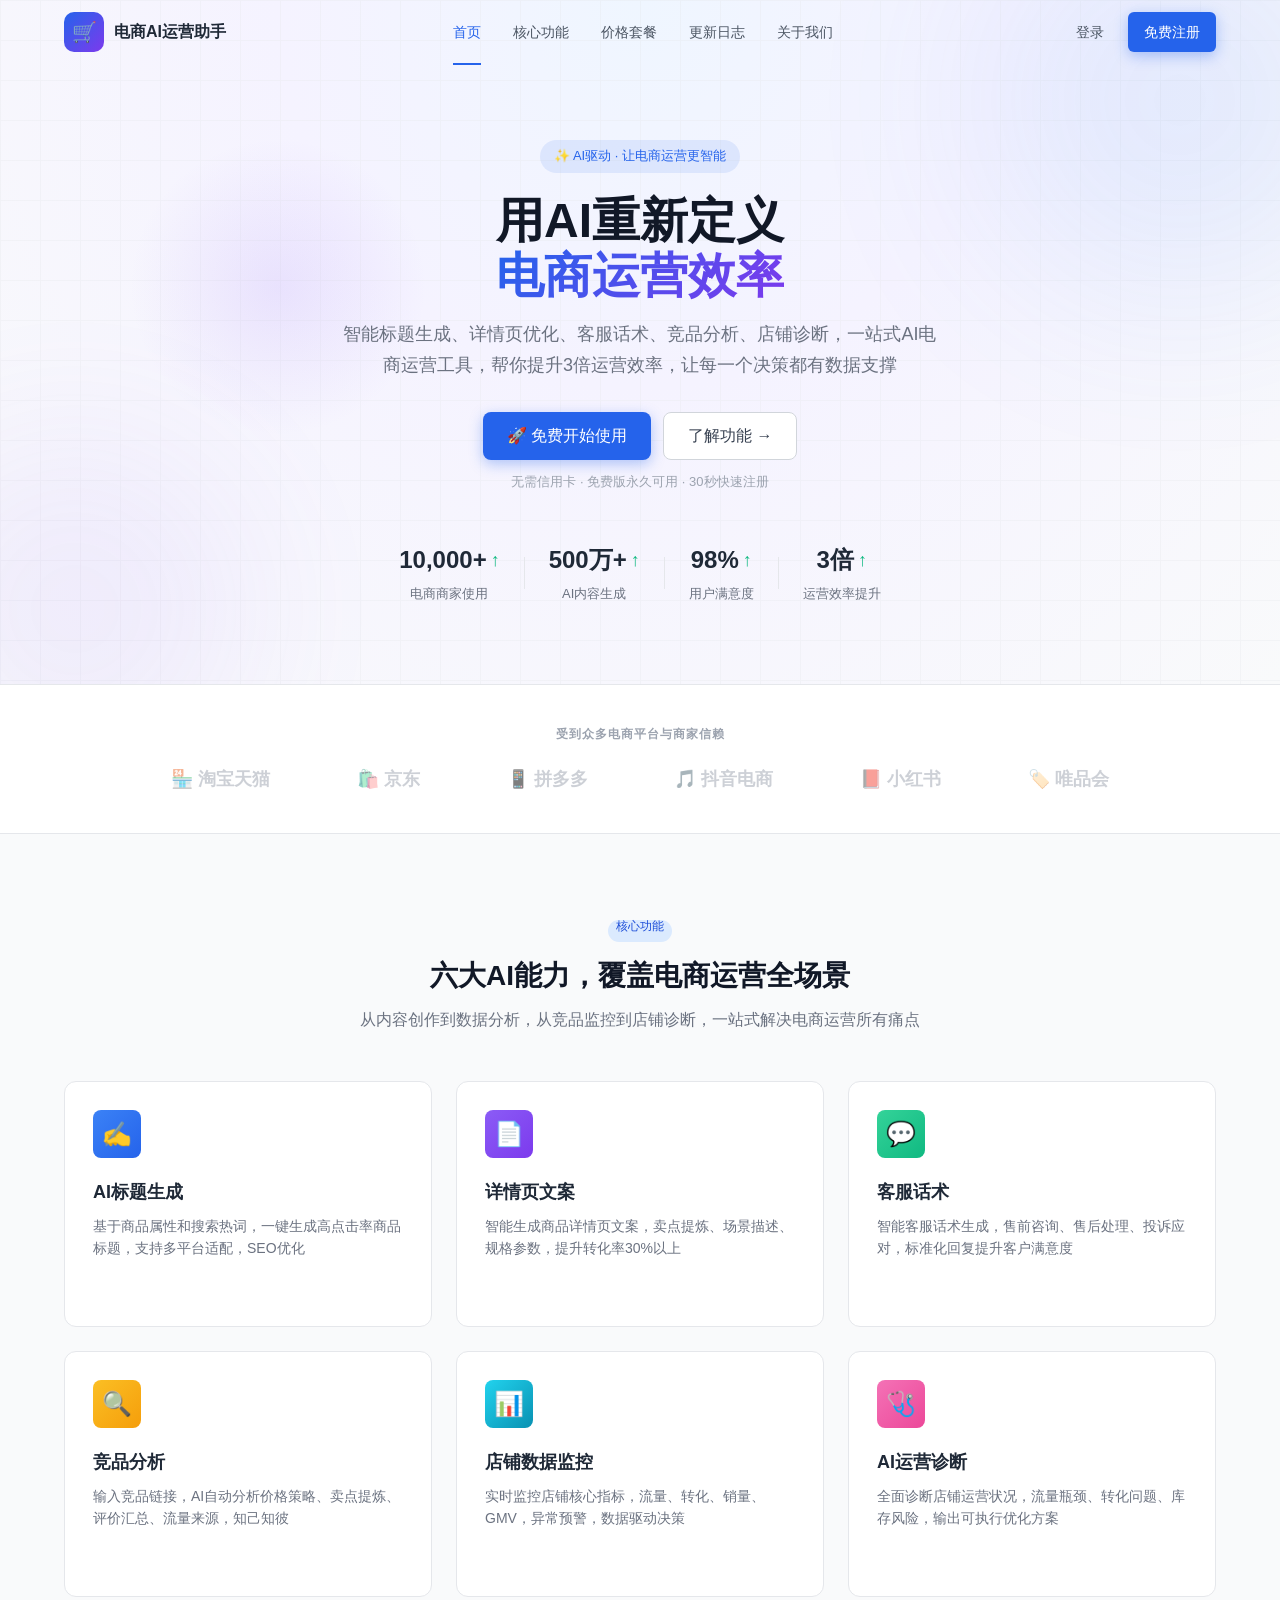
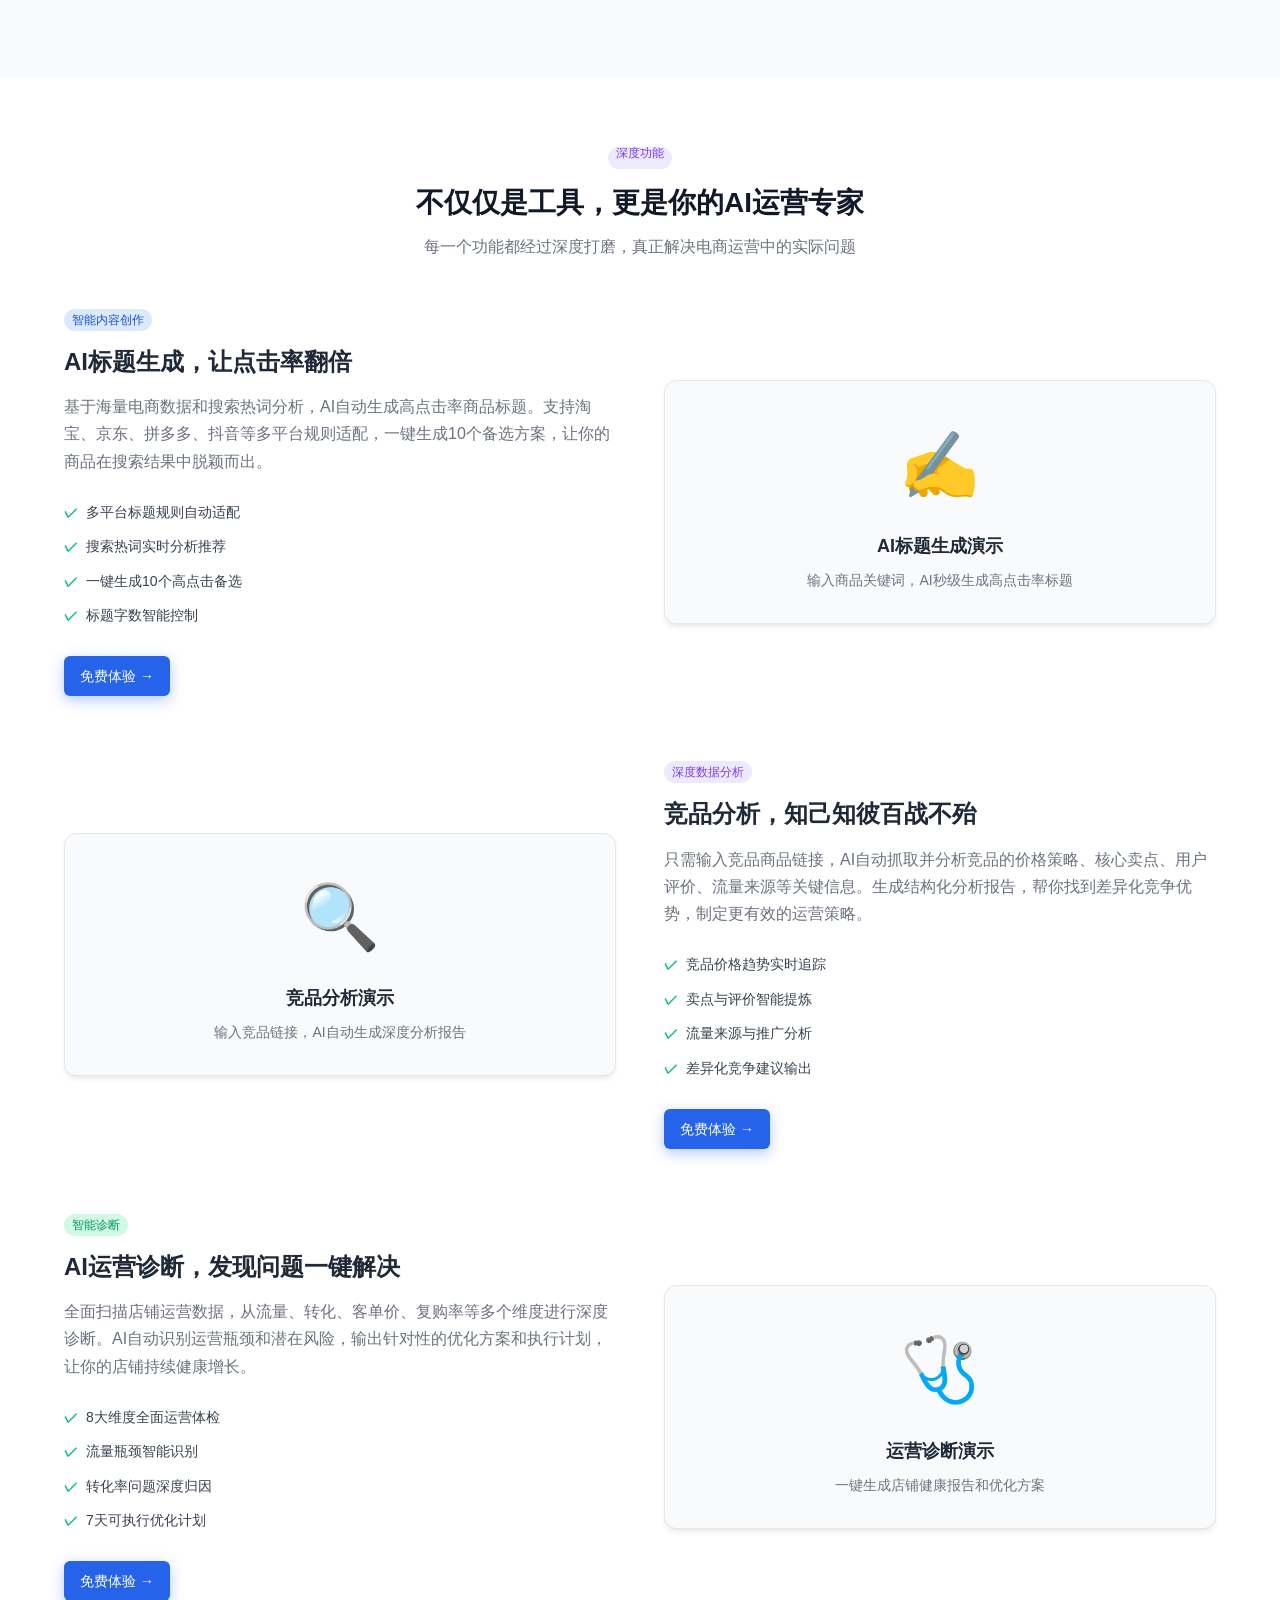
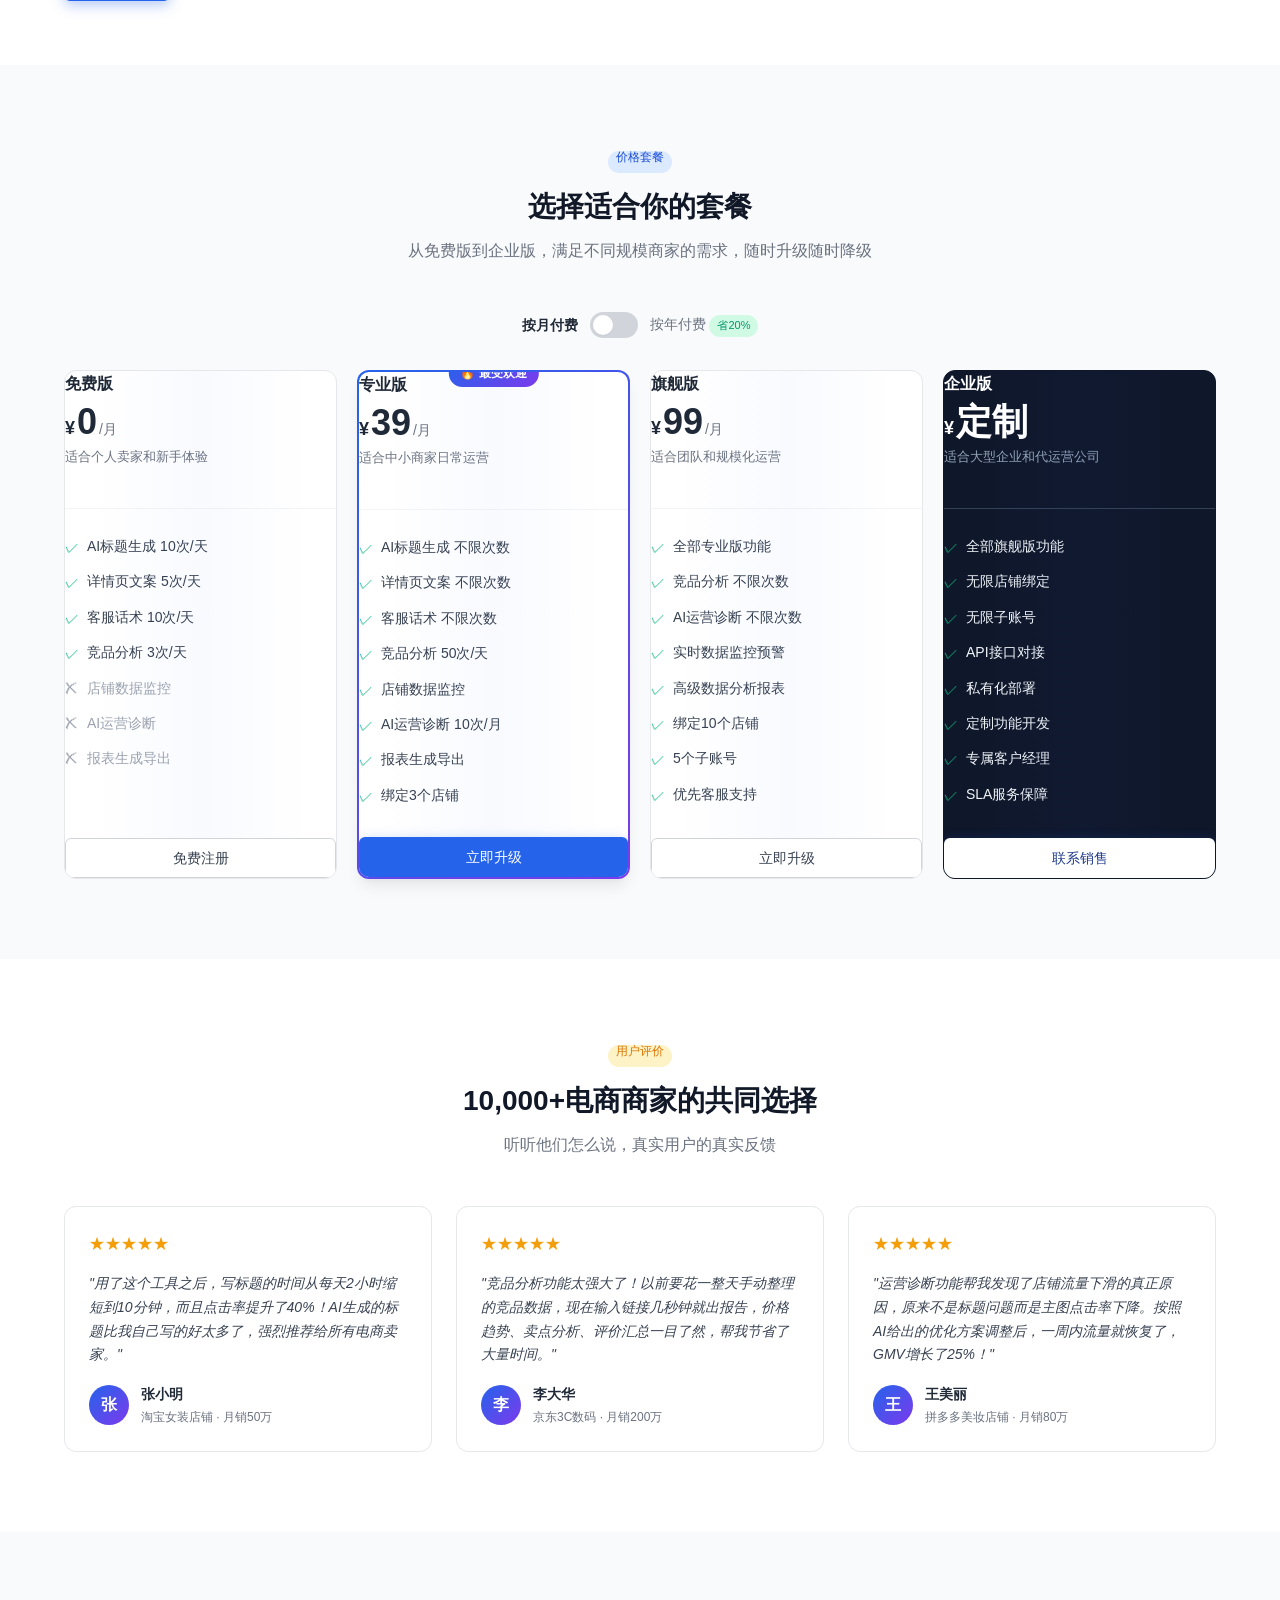
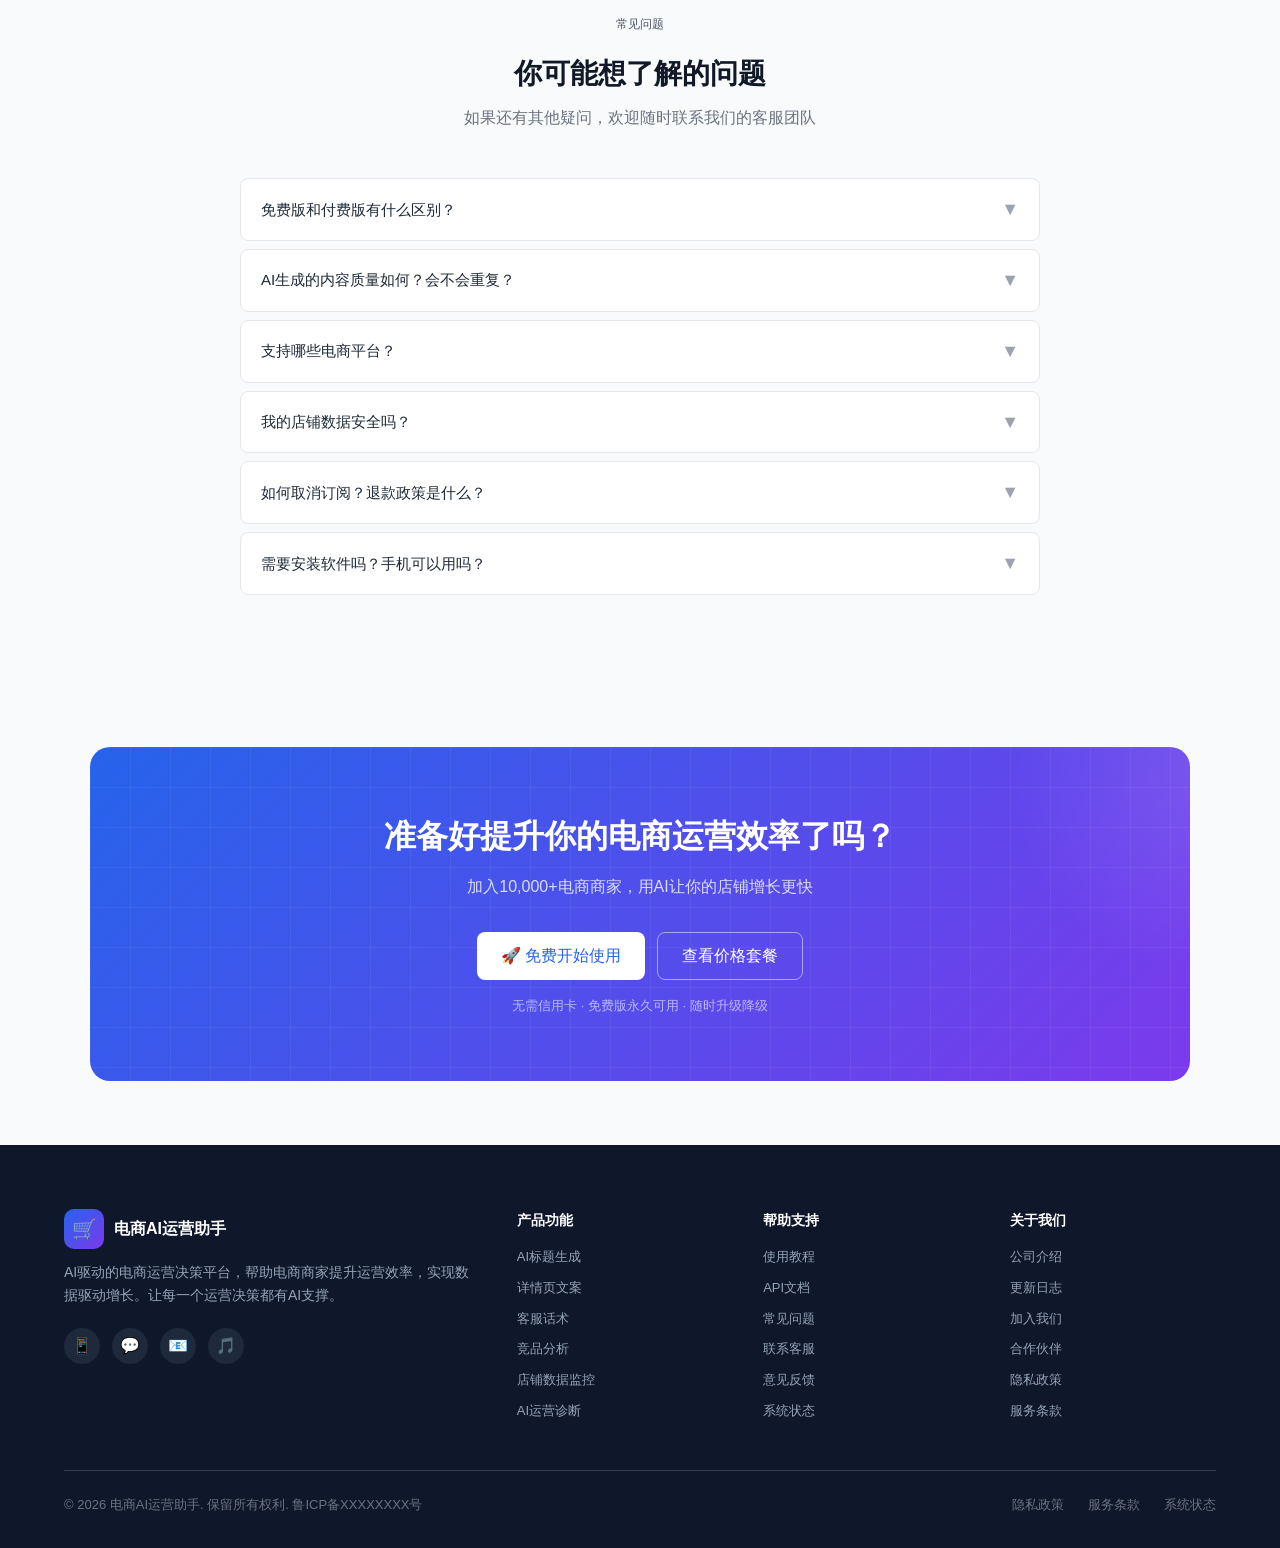
<file: index.html>
<!DOCTYPE html>
<html lang="zh-CN">
<head>
  <meta charset="UTF-8">
  <meta name="viewport" content="width=device-width, initial-scale=1.0">
  <title>电商AI运营助手 - 智能电商运营决策平台</title>
  <meta name="description" content="AI驱动的电商运营助手，智能标题生成、详情页优化、客服话术、竞品分析、店铺诊断，让电商运营更高效">
  <link rel="stylesheet" href="/static/css/style.css">
</head>
<body>

<!-- 页面加载动画 -->
<div class="page-loader" id="pageLoader">
  <div class="page-loader-logo">🛒</div>
  <div class="page-loader-text">电商AI运营助手</div>
  <div class="page-loader-bar"><div class="page-loader-bar-fill"></div></div>
</div>

<!-- ==================== 首页 Landing Page ==================== -->
<div id="page-home" class="page active">

  <!-- 导航栏 -->
  <nav class="landing-nav" id="landingNav">
    <div class="nav-container">
      <div class="nav-logo" onclick="showPage('home')">
        <div class="nav-logo-icon">🛒</div>
        <span class="nav-logo-text">电商AI运营助手</span>
      </div>
      <div class="nav-links">
        <span class="nav-link active" onclick="scrollToSection('hero')">首页</span>
        <span class="nav-link" onclick="scrollToSection('features')">核心功能</span>
        <span class="nav-link" onclick="scrollToSection('pricing')">价格套餐</span>
        <span class="nav-link" onclick="showPage('changelog')">更新日志</span>
        <span class="nav-link" onclick="showPage('about')">关于我们</span>
      </div>
      <div class="nav-actions">
        <button class="btn btn-ghost btn-md" onclick="showPage('login')">登录</button>
        <button class="btn btn-primary btn-md" onclick="showPage('register')">免费注册</button>
      </div>
    </div>
  </nav>

  <!-- Hero主视觉区 -->
  <section class="hero-section" id="hero">
    <div class="hero-glow-1"></div>
    <div class="hero-glow-2"></div>
    <div class="hero-container">
      <div class="hero-badge">✨ AI驱动 · 让电商运营更智能</div>
      <h1 class="hero-title">用AI重新定义<br><span class="gradient-text">电商运营效率</span></h1>
      <p class="hero-subtitle">智能标题生成、详情页优化、客服话术、竞品分析、店铺诊断，一站式AI电商运营工具，帮你提升3倍运营效率，让每一个决策都有数据支撑</p>
      <div class="hero-buttons">
        <button class="btn btn-primary btn-lg" onclick="showPage('register')">🚀 免费开始使用</button>
        <button class="btn btn-secondary btn-lg" onclick="scrollToSection('features')">了解功能 →</button>
      </div>
      <p class="hero-note">无需信用卡 · 免费版永久可用 · 30秒快速注册</p>

      <div class="hero-stats">
        <div class="hero-stat">
          <div class="hero-stat-value">10,000+ <span class="up">↑</span></div>
          <div class="hero-stat-label">电商商家使用</div>
        </div>
        <div class="hero-stat-divider"></div>
        <div class="hero-stat">
          <div class="hero-stat-value">500万+ <span class="up">↑</span></div>
          <div class="hero-stat-label">AI内容生成</div>
        </div>
        <div class="hero-stat-divider"></div>
        <div class="hero-stat">
          <div class="hero-stat-value">98% <span class="up">↑</span></div>
          <div class="hero-stat-label">用户满意度</div>
        </div>
        <div class="hero-stat-divider"></div>
        <div class="hero-stat">
          <div class="hero-stat-value">3倍 <span class="up">↑</span></div>
          <div class="hero-stat-label">运营效率提升</div>
        </div>
      </div>
    </div>
  </section>

  <!-- 信任背书条 -->
  <section class="trust-section">
    <div class="section-container">
      <p class="trust-title">受到众多电商平台与商家信赖</p>
      <div class="trust-logos">
        <div class="trust-logo">🏪 淘宝天猫</div>
        <div class="trust-logo">🛍️ 京东</div>
        <div class="trust-logo">📱 拼多多</div>
        <div class="trust-logo">🎵 抖音电商</div>
        <div class="trust-logo">📕 小红书</div>
        <div class="trust-logo">🏷️ 唯品会</div>
      </div>
    </div>
  </section>

  <!-- 六大核心功能区 -->
  <section class="features-section" id="features">
    <div class="section-container">
      <div class="section-header">
        <span class="tag tag-primary section-tag">核心功能</span>
        <h2 class="section-title">六大AI能力，覆盖电商运营全场景</h2>
        <p class="section-subtitle">从内容创作到数据分析，从竞品监控到店铺诊断，一站式解决电商运营所有痛点</p>
      </div>

      <div class="features-grid">
        <div class="feature-card reveal-scale reveal-delay-1" onclick="showPage('register')">
          <div class="feature-icon blue">✍️</div>
          <h3 class="feature-title">AI标题生成</h3>
          <p class="feature-desc">基于商品属性和搜索热词，一键生成高点击率商品标题，支持多平台适配，SEO优化</p>
          <span class="feature-link">立即体验 →</span>
        </div>

        <div class="feature-card reveal-scale reveal-delay-2" onclick="showPage('register')">
          <div class="feature-icon purple">📄</div>
          <h3 class="feature-title">详情页文案</h3>
          <p class="feature-desc">智能生成商品详情页文案，卖点提炼、场景描述、规格参数，提升转化率30%以上</p>
          <span class="feature-link">立即体验 →</span>
        </div>

        <div class="feature-card reveal-scale reveal-delay-3" onclick="showPage('register')">
          <div class="feature-icon green">💬</div>
          <h3 class="feature-title">客服话术</h3>
          <p class="feature-desc">智能客服话术生成，售前咨询、售后处理、投诉应对，标准化回复提升客户满意度</p>
          <span class="feature-link">立即体验 →</span>
        </div>

        <div class="feature-card reveal-scale reveal-delay-1" onclick="showPage('register')">
          <div class="feature-icon orange">🔍</div>
          <h3 class="feature-title">竞品分析</h3>
          <p class="feature-desc">输入竞品链接，AI自动分析价格策略、卖点提炼、评价汇总、流量来源，知己知彼</p>
          <span class="feature-link">立即体验 →</span>
        </div>

        <div class="feature-card reveal-scale reveal-delay-2" onclick="showPage('register')">
          <div class="feature-icon cyan">📊</div>
          <h3 class="feature-title">店铺数据监控</h3>
          <p class="feature-desc">实时监控店铺核心指标，流量、转化、销量、GMV，异常预警，数据驱动决策</p>
          <span class="feature-link">立即体验 →</span>
        </div>

        <div class="feature-card reveal-scale reveal-delay-3" onclick="showPage('register')">
          <div class="feature-icon pink">🩺</div>
          <h3 class="feature-title">AI运营诊断</h3>
          <p class="feature-desc">全面诊断店铺运营状况，流量瓶颈、转化问题、库存风险，输出可执行优化方案</p>
          <span class="feature-link">立即体验 →</span>
        </div>
      </div>
    </div>
  </section>

  <!-- 功能详情展示区 -->
  <section class="feature-detail-section">
    <div class="section-container">
      <div class="section-header">
        <span class="tag tag-purple section-tag">深度功能</span>
        <h2 class="section-title">不仅仅是工具，更是你的AI运营专家</h2>
        <p class="section-subtitle">每一个功能都经过深度打磨，真正解决电商运营中的实际问题</p>
      </div>

      <!-- 功能详情1 -->
      <div class="feature-detail-row">
        <div class="feature-detail-text">
          <span class="tag tag-primary">智能内容创作</span>
          <h3 class="feature-detail-title">AI标题生成，让点击率翻倍</h3>
          <p class="feature-detail-desc">基于海量电商数据和搜索热词分析，AI自动生成高点击率商品标题。支持淘宝、京东、拼多多、抖音等多平台规则适配，一键生成10个备选方案，让你的商品在搜索结果中脱颖而出。</p>
          <div class="feature-detail-list">
            <div class="feature-detail-list-item"><span class="check">✓</span> 多平台标题规则自动适配</div>
            <div class="feature-detail-list-item"><span class="check">✓</span> 搜索热词实时分析推荐</div>
            <div class="feature-detail-list-item"><span class="check">✓</span> 一键生成10个高点击备选</div>
            <div class="feature-detail-list-item"><span class="check">✓</span> 标题字数智能控制</div>
          </div>
          <button class="btn btn-primary btn-md" onclick="showPage('register')">免费体验 →</button>
        </div>
        <div class="feature-detail-visual">
          <div class="feature-detail-visual-card">
            <div class="feature-detail-visual-icon">✍️</div>
            <h4 class="feature-detail-visual-title">AI标题生成演示</h4>
            <p class="feature-detail-visual-desc">输入商品关键词，AI秒级生成高点击率标题</p>
          </div>
        </div>
      </div>

      <!-- 功能详情2 -->
      <div class="feature-detail-row reverse">
        <div class="feature-detail-text">
          <span class="tag tag-purple">深度数据分析</span>
          <h3 class="feature-detail-title">竞品分析，知己知彼百战不殆</h3>
          <p class="feature-detail-desc">只需输入竞品商品链接，AI自动抓取并分析竞品的价格策略、核心卖点、用户评价、流量来源等关键信息。生成结构化分析报告，帮你找到差异化竞争优势，制定更有效的运营策略。</p>
          <div class="feature-detail-list">
            <div class="feature-detail-list-item"><span class="check">✓</span> 竞品价格趋势实时追踪</div>
            <div class="feature-detail-list-item"><span class="check">✓</span> 卖点与评价智能提炼</div>
            <div class="feature-detail-list-item"><span class="check">✓</span> 流量来源与推广分析</div>
            <div class="feature-detail-list-item"><span class="check">✓</span> 差异化竞争建议输出</div>
          </div>
          <button class="btn btn-primary btn-md" onclick="showPage('register')">免费体验 →</button>
        </div>
        <div class="feature-detail-visual">
          <div class="feature-detail-visual-card">
            <div class="feature-detail-visual-icon">🔍</div>
            <h4 class="feature-detail-visual-title">竞品分析演示</h4>
            <p class="feature-detail-visual-desc">输入竞品链接，AI自动生成深度分析报告</p>
          </div>
        </div>
      </div>

      <!-- 功能详情3 -->
      <div class="feature-detail-row">
        <div class="feature-detail-text">
          <span class="tag tag-success">智能诊断</span>
          <h3 class="feature-detail-title">AI运营诊断，发现问题一键解决</h3>
          <p class="feature-detail-desc">全面扫描店铺运营数据，从流量、转化、客单价、复购率等多个维度进行深度诊断。AI自动识别运营瓶颈和潜在风险，输出针对性的优化方案和执行计划，让你的店铺持续健康增长。</p>
          <div class="feature-detail-list">
            <div class="feature-detail-list-item"><span class="check">✓</span> 8大维度全面运营体检</div>
            <div class="feature-detail-list-item"><span class="check">✓</span> 流量瓶颈智能识别</div>
            <div class="feature-detail-list-item"><span class="check">✓</span> 转化率问题深度归因</div>
            <div class="feature-detail-list-item"><span class="check">✓</span> 7天可执行优化计划</div>
          </div>
          <button class="btn btn-primary btn-md" onclick="showPage('register')">免费体验 →</button>
        </div>
        <div class="feature-detail-visual">
          <div class="feature-detail-visual-card">
            <div class="feature-detail-visual-icon">🩺</div>
            <h4 class="feature-detail-visual-title">运营诊断演示</h4>
            <p class="feature-detail-visual-desc">一键生成店铺健康报告和优化方案</p>
          </div>
        </div>
      </div>
    </div>
  </section>

  <!-- 价格套餐区 -->
  <section class="pricing-section" id="pricing">
    <div class="section-container">
      <div class="section-header">
        <span class="tag tag-primary section-tag">价格套餐</span>
        <h2 class="section-title">选择适合你的套餐</h2>
        <p class="section-subtitle">从免费版到企业版，满足不同规模商家的需求，随时升级随时降级</p>
      </div>

      <div class="pricing-toggle">
        <span class="pricing-toggle-label active" id="monthlyLabel" onclick="setPricingMode('monthly')">按月付费</span>
        <div class="pricing-toggle-switch" id="pricingToggle" onclick="togglePricingMode()"></div>
        <span class="pricing-toggle-label" id="yearlyLabel" onclick="setPricingMode('yearly')">按年付费 <span class="tag tag-success" style="font-size:11px;">省20%</span></span>
      </div>

      <div class="pricing-grid">
        <!-- 免费版 -->
        <div class="pricing-card reveal-scale reveal-delay-1">
          <h3 class="pricing-name">免费版</h3>
          <div class="pricing-price">
            <span class="currency">¥</span>
            <span class="amount">0</span>
            <span class="period">/月</span>
          </div>
          <p class="pricing-desc">适合个人卖家和新手体验</p>
          <div class="pricing-divider"></div>
          <div class="pricing-features">
            <div class="pricing-feature included"><span class="pricing-feature-icon check">✓</span> AI标题生成 10次/天</div>
            <div class="pricing-feature included"><span class="pricing-feature-icon check">✓</span> 详情页文案 5次/天</div>
            <div class="pricing-feature included"><span class="pricing-feature-icon check">✓</span> 客服话术 10次/天</div>
            <div class="pricing-feature included"><span class="pricing-feature-icon check">✓</span> 竞品分析 3次/天</div>
            <div class="pricing-feature excluded"><span class="pricing-feature-icon cross">✗</span> 店铺数据监控</div>
            <div class="pricing-feature excluded"><span class="pricing-feature-icon cross">✗</span> AI运营诊断</div>
            <div class="pricing-feature excluded"><span class="pricing-feature-icon cross">✗</span> 报表生成导出</div>
          </div>
          <button class="btn btn-secondary btn-md btn-block" onclick="showPage('register')">免费注册</button>
        </div>

        <!-- 专业版 -->
        <div class="pricing-card recommended reveal-scale reveal-delay-2">
          <div class="pricing-badge">🔥 最受欢迎</div>
          <h3 class="pricing-name">专业版</h3>
          <div class="pricing-price">
            <span class="currency">¥</span>
            <span class="amount" id="proPrice">39</span>
            <span class="period" id="proPeriod">/月</span>
          </div>
          <p class="pricing-desc">适合中小商家日常运营</p>
          <div class="pricing-divider"></div>
          <div class="pricing-features">
            <div class="pricing-feature included"><span class="pricing-feature-icon check">✓</span> AI标题生成 不限次数</div>
            <div class="pricing-feature included"><span class="pricing-feature-icon check">✓</span> 详情页文案 不限次数</div>
            <div class="pricing-feature included"><span class="pricing-feature-icon check">✓</span> 客服话术 不限次数</div>
            <div class="pricing-feature included"><span class="pricing-feature-icon check">✓</span> 竞品分析 50次/天</div>
            <div class="pricing-feature included"><span class="pricing-feature-icon check">✓</span> 店铺数据监控</div>
            <div class="pricing-feature included"><span class="pricing-feature-icon check">✓</span> AI运营诊断 10次/月</div>
            <div class="pricing-feature included"><span class="pricing-feature-icon check">✓</span> 报表生成导出</div>
            <div class="pricing-feature included"><span class="pricing-feature-icon check">✓</span> 绑定3个店铺</div>
          </div>
          <button class="btn btn-primary btn-md btn-block" onclick="showPage('register')">立即升级</button>
        </div>

        <!-- 旗舰版 -->
        <div class="pricing-card reveal-scale reveal-delay-3">
          <h3 class="pricing-name">旗舰版</h3>
          <div class="pricing-price">
            <span class="currency">¥</span>
            <span class="amount" id="ultimatePrice">99</span>
            <span class="period" id="ultimatePeriod">/月</span>
          </div>
          <p class="pricing-desc">适合团队和规模化运营</p>
          <div class="pricing-divider"></div>
          <div class="pricing-features">
            <div class="pricing-feature included"><span class="pricing-feature-icon check">✓</span> 全部专业版功能</div>
            <div class="pricing-feature included"><span class="pricing-feature-icon check">✓</span> 竞品分析 不限次数</div>
            <div class="pricing-feature included"><span class="pricing-feature-icon check">✓</span> AI运营诊断 不限次数</div>
            <div class="pricing-feature included"><span class="pricing-feature-icon check">✓</span> 实时数据监控预警</div>
            <div class="pricing-feature included"><span class="pricing-feature-icon check">✓</span> 高级数据分析报表</div>
            <div class="pricing-feature included"><span class="pricing-feature-icon check">✓</span> 绑定10个店铺</div>
            <div class="pricing-feature included"><span class="pricing-feature-icon check">✓</span> 5个子账号</div>
            <div class="pricing-feature included"><span class="pricing-feature-icon check">✓</span> 优先客服支持</div>
          </div>
          <button class="btn btn-secondary btn-md btn-block" onclick="showPage('register')">立即升级</button>
        </div>

        <!-- 企业版 -->
        <div class="pricing-card enterprise reveal-scale reveal-delay-4">
          <h3 class="pricing-name">企业版</h3>
          <div class="pricing-price">
            <span class="currency">¥</span>
            <span class="amount">定制</span>
          </div>
          <p class="pricing-desc">适合大型企业和代运营公司</p>
          <div class="pricing-divider"></div>
          <div class="pricing-features">
            <div class="pricing-feature included"><span class="pricing-feature-icon check">✓</span> 全部旗舰版功能</div>
            <div class="pricing-feature included"><span class="pricing-feature-icon check">✓</span> 无限店铺绑定</div>
            <div class="pricing-feature included"><span class="pricing-feature-icon check">✓</span> 无限子账号</div>
            <div class="pricing-feature included"><span class="pricing-feature-icon check">✓</span> API接口对接</div>
            <div class="pricing-feature included"><span class="pricing-feature-icon check">✓</span> 私有化部署</div>
            <div class="pricing-feature included"><span class="pricing-feature-icon check">✓</span> 定制功能开发</div>
            <div class="pricing-feature included"><span class="pricing-feature-icon check">✓</span> 专属客户经理</div>
            <div class="pricing-feature included"><span class="pricing-feature-icon check">✓</span> SLA服务保障</div>
          </div>
          <button class="btn btn-primary btn-md btn-block" style="background:#fff;color:#1E3A8A;" onclick="showToast('info','请联系客服咨询企业版方案')">联系销售</button>
        </div>
      </div>
    </div>
  </section>

  <!-- 用户评价区 -->
  <section class="testimonials-section">
    <div class="section-container">
      <div class="section-header">
        <span class="tag tag-warning section-tag">用户评价</span>
        <h2 class="section-title">10,000+电商商家的共同选择</h2>
        <p class="section-subtitle">听听他们怎么说，真实用户的真实反馈</p>
      </div>

      <div class="testimonials-grid">
        <div class="testimonial-card reveal-scale reveal-delay-1">
          <div class="testimonial-stars">★★★★★</div>
          <p class="testimonial-content">"用了这个工具之后，写标题的时间从每天2小时缩短到10分钟，而且点击率提升了40%！AI生成的标题比我自己写的好太多了，强烈推荐给所有电商卖家。"</p>
          <div class="testimonial-user">
            <div class="testimonial-avatar">张</div>
            <div class="testimonial-info">
              <div class="testimonial-name">张小明</div>
              <div class="testimonial-shop">淘宝女装店铺 · 月销50万</div>
            </div>
          </div>
        </div>

        <div class="testimonial-card">
          <div class="testimonial-stars">★★★★★</div>
          <p class="testimonial-content">"竞品分析功能太强大了！以前要花一整天手动整理的竞品数据，现在输入链接几秒钟就出报告，价格趋势、卖点分析、评价汇总一目了然，帮我节省了大量时间。"</p>
          <div class="testimonial-user">
            <div class="testimonial-avatar">李</div>
            <div class="testimonial-info">
              <div class="testimonial-name">李大华</div>
              <div class="testimonial-shop">京东3C数码 · 月销200万</div>
            </div>
          </div>
        </div>

        <div class="testimonial-card">
          <div class="testimonial-stars">★★★★★</div>
          <p class="testimonial-content">"运营诊断功能帮我发现了店铺流量下滑的真正原因，原来不是标题问题而是主图点击率下降。按照AI给出的优化方案调整后，一周内流量就恢复了，GMV增长了25%！"</p>
          <div class="testimonial-user">
            <div class="testimonial-avatar">王</div>
            <div class="testimonial-info">
              <div class="testimonial-name">王美丽</div>
              <div class="testimonial-shop">拼多多美妆店铺 · 月销80万</div>
            </div>
          </div>
        </div>
      </div>
    </div>
  </section>

  <!-- FAQ常见问题区 -->
  <section class="faq-section" id="faq">
    <div class="section-container">
      <div class="section-header">
        <span class="tag tag-info section-tag">常见问题</span>
        <h2 class="section-title">你可能想了解的问题</h2>
        <p class="section-subtitle">如果还有其他疑问，欢迎随时联系我们的客服团队</p>
      </div>

      <div class="faq-list">
        <div class="faq-item" onclick="toggleFaq(this)">
          <div class="faq-question">
            <span class="faq-question-text">免费版和付费版有什么区别？</span>
            <span class="faq-question-icon">▼</span>
          </div>
          <div class="faq-answer">
            <p class="faq-answer-text">免费版提供基础的AI内容生成功能，每天有使用次数限制，适合个人卖家和新手体验。付费版（专业版/旗舰版/企业版）解锁全部功能，包括不限次数的AI生成、店铺数据监控、AI运营诊断、报表导出等高级功能，适合有一定规模的商家和团队使用。所有付费版均支持7天无理由退款。</p>
          </div>
        </div>

        <div class="faq-item" onclick="toggleFaq(this)">
          <div class="faq-question">
            <span class="faq-question-text">AI生成的内容质量如何？会不会重复？</span>
            <span class="faq-question-icon">▼</span>
          </div>
          <div class="faq-answer">
            <p class="faq-answer-text">我们的AI模型基于海量电商数据训练，生成的内容质量经过严格优化。每次生成都会结合你输入的商品信息和当前搜索热词，确保内容的独特性和相关性。标题生成每次会输出10个不同的备选方案，你可以选择最满意的一个，也可以让AI重新生成。我们承诺AI生成的内容不会与其他用户重复。</p>
          </div>
        </div>

        <div class="faq-item" onclick="toggleFaq(this)">
          <div class="faq-question">
            <span class="faq-question-text">支持哪些电商平台？</span>
            <span class="faq-question-icon">▼</span>
          </div>
          <div class="faq-answer">
            <p class="faq-answer-text">目前支持淘宝、天猫、京东、拼多多、抖音电商、快手电商、小红书、唯品会等主流电商平台。AI标题生成会根据不同平台的标题规则和字数限制自动适配。竞品分析支持所有主流平台的商品链接解析。店铺绑定功能支持淘宝、天猫、京东、拼多多四大平台的API数据对接，其他平台支持手动导入数据。</p>
          </div>
        </div>

        <div class="faq-item" onclick="toggleFaq(this)">
          <div class="faq-question">
            <span class="faq-question-text">我的店铺数据安全吗？</span>
            <span class="faq-question-icon">▼</span>
          </div>
          <div class="faq-answer">
            <p class="faq-answer-text">我们非常重视用户数据安全。所有店铺数据均采用银行级加密存储，传输过程使用HTTPS加密。我们不会将你的店铺数据分享给任何第三方，也不会用于AI模型训练。你可以随时在个人中心删除所有店铺数据和账号。我们通过了ISO 27001信息安全管理体系认证，定期进行安全审计和渗透测试，确保你的数据安全无忧。</p>
          </div>
        </div>

        <div class="faq-item" onclick="toggleFaq(this)">
          <div class="faq-question">
            <span class="faq-question-text">如何取消订阅？退款政策是什么？</span>
            <span class="faq-question-icon">▼</span>
          </div>
          <div class="faq-answer">
            <p class="faq-answer-text">你可以随时在个人中心-会员管理中取消自动续费，取消后当前计费周期内仍可继续使用付费功能，到期后自动降级为免费版。我们提供7天无理由退款保障：如果你在购买后7天内对服务不满意，可以联系客服申请全额退款，无需任何理由。超过7天的退款申请将按剩余天数比例退还。企业版定制服务的退款政策以合同约定为准。</p>
          </div>
        </div>

        <div class="faq-item" onclick="toggleFaq(this)">
          <div class="faq-question">
            <span class="faq-question-text">需要安装软件吗？手机可以用吗？</span>
            <span class="faq-question-icon">▼</span>
          </div>
          <div class="faq-answer">
            <p class="faq-answer-text">不需要安装任何软件，我们是纯网页版SaaS工具，打开浏览器登录即可使用，支持Chrome、Edge、Firefox、Safari等主流浏览器。同时我们也做了完善的移动端适配，手机浏览器访问同样可以流畅使用所有功能。建议在电脑端使用以获得最佳体验，尤其是数据分析和报表功能。后续我们也会推出微信小程序版本，敬请期待。</p>
          </div>
        </div>
      </div>
    </div>
  </section>

  <!-- CTA行动号召区 -->
  <section class="cta-section">
    <div class="cta-card">
      <div class="cta-content">
        <h2 class="cta-title">准备好提升你的电商运营效率了吗？</h2>
        <p class="cta-subtitle">加入10,000+电商商家，用AI让你的店铺增长更快</p>
        <div class="cta-buttons">
          <button class="btn btn-lg cta-btn-white" onclick="showPage('register')">🚀 免费开始使用</button>
          <button class="btn btn-lg cta-btn-outline-white" onclick="scrollToSection('pricing')">查看价格套餐</button>
        </div>
        <p class="cta-note">无需信用卡 · 免费版永久可用 · 随时升级降级</p>
      </div>
    </div>
  </section>

  <!-- 页脚 -->
  <footer class="footer">
    <div class="footer-container">
      <div class="footer-grid">
        <div class="footer-brand">
          <div class="nav-logo">
            <div class="nav-logo-icon">🛒</div>
            <span class="nav-logo-text" style="color:#fff;">电商AI运营助手</span>
          </div>
          <p class="footer-brand-desc">AI驱动的电商运营决策平台，帮助电商商家提升运营效率，实现数据驱动增长。让每一个运营决策都有AI支撑。</p>
          <div class="footer-social">
            <div class="footer-social-icon">📱</div>
            <div class="footer-social-icon">💬</div>
            <div class="footer-social-icon">📧</div>
            <div class="footer-social-icon">🎵</div>
          </div>
        </div>

        <div class="footer-column">
          <h4 class="footer-column-title">产品功能</h4>
          <div class="footer-links">
            <span class="footer-link" onclick="showPage('register')">AI标题生成</span>
            <span class="footer-link" onclick="showPage('register')">详情页文案</span>
            <span class="footer-link" onclick="showPage('register')">客服话术</span>
            <span class="footer-link" onclick="showPage('register')">竞品分析</span>
            <span class="footer-link" onclick="showPage('register')">店铺数据监控</span>
            <span class="footer-link" onclick="showPage('register')">AI运营诊断</span>
          </div>
        </div>

        <div class="footer-column">
          <h4 class="footer-column-title">帮助支持</h4>
          <div class="footer-links">
            <span class="footer-link" onclick="showToast('info','使用教程即将上线')">使用教程</span>
            <span class="footer-link" onclick="showToast('info','API文档即将上线')">API文档</span>
            <span class="footer-link" onclick="scrollToSection('faq')">常见问题</span>
            <span class="footer-link" onclick="showPage('contact')">联系客服</span>
            <span class="footer-link" onclick="showPage('dashboard');setTimeout(function(){switchAdminPage('feedback',document.querySelectorAll('.sidebar-nav-item')[20])},300)">意见反馈</span>
            <span class="footer-link" onclick="showPage('status')">系统状态</span>
          </div>
        </div>

        <div class="footer-column">
          <h4 class="footer-column-title">关于我们</h4>
          <div class="footer-links">
            <span class="footer-link" onclick="showPage('about')">公司介绍</span>
            <span class="footer-link" onclick="showPage('changelog')">更新日志</span>
            <span class="footer-link" onclick="showToast('info','加入我们即将上线')">加入我们</span>
            <span class="footer-link" onclick="showToast('info','合作伙伴即将上线')">合作伙伴</span>
            <span class="footer-link" onclick="showPage('privacy')">隐私政策</span>
            <span class="footer-link" onclick="showPage('terms')">服务条款</span>
          </div>
        </div>
      </div>

      <div class="footer-bottom">
        <p class="footer-copyright">© 2026 电商AI运营助手. 保留所有权利. 鲁ICP备XXXXXXXX号</p>
        <div class="footer-bottom-links">
          <span class="footer-bottom-link" onclick="showPage('privacy')">隐私政策</span>
          <span class="footer-bottom-link" onclick="showPage('terms')">服务条款</span>
          <span class="footer-bottom-link" onclick="showPage('status')">系统状态</span>
        </div>
      </div>
    </div>
  </footer>
</div>

<!-- ==================== 登录页 ==================== -->
<div id="page-login" class="page auth-page">
  <div class="auth-left">
    <div class="auth-left-glow-1"></div>
    <div class="auth-left-glow-2"></div>
    <div class="auth-left-content">
      <div class="auth-left-logo">
        <div class="nav-logo-icon">🛒</div>
        <span class="nav-logo-text">电商AI运营助手</span>
      </div>
      <h2 class="auth-left-title">欢迎回来<br>继续你的智能运营之旅</h2>
      <p class="auth-left-subtitle">登录后即可使用全部AI功能，让电商运营更高效、更智能</p>
      <div class="auth-left-features">
        <div class="auth-left-feature">
          <div class="auth-left-feature-icon">✓</div>
          <span class="auth-left-feature-text">AI标题生成，点击率提升40%</span>
        </div>
        <div class="auth-left-feature">
          <div class="auth-left-feature-icon">✓</div>
          <span class="auth-left-feature-text">竞品深度分析，知己知彼</span>
        </div>
        <div class="auth-left-feature">
          <div class="auth-left-feature-icon">✓</div>
          <span class="auth-left-feature-text">店铺运营诊断，一键发现问题</span>
        </div>
      </div>
    </div>
    <div class="auth-left-bottom">
      <div class="auth-left-avatars">
        <div class="auth-left-avatar">张</div>
        <div class="auth-left-avatar">李</div>
        <div class="auth-left-avatar">王</div>
      </div>
      <span class="auth-left-users-text">10,000+商家正在使用</span>
    </div>
  </div>

  <div class="auth-right">
    <div class="auth-right-content">
      <span class="auth-back" onclick="showPage('home')">← 返回首页</span>
      <h2 class="auth-title">登录账号</h2>
      <p class="auth-subtitle">欢迎回来，请输入你的账号信息</p>

      <form id="loginForm" onsubmit="handleLogin(event)">
        <div class="form-group">
          <label class="form-label">手机号</label>
          <div class="input-group">
            <span class="input-icon">📱</span>
            <input type="tel" class="form-input" id="loginPhone" placeholder="请输入手机号" maxlength="11" required autocomplete="tel">
          </div>
        </div>

        <div class="form-group">
          <label class="form-label">密码</label>
          <div class="input-group">
            <span class="input-icon">🔒</span>
            <input type="password" class="form-input" id="loginPassword" placeholder="请输入密码" required autocomplete="current-password">
            <span class="input-suffix">
              <button type="button" class="btn btn-ghost btn-sm" onclick="togglePassword('loginPassword')" style="height:28px;padding:0 8px;">👁</button>
            </span>
          </div>
        </div>

        <div class="auth-options">
          <label class="checkbox-label">
            <input type="checkbox" id="rememberMe" checked> 记住我
          </label>
          <span class="auth-forgot" onclick="showToast('info','请联系客服重置密码')">忘记密码？</span>
        </div>

        <button type="submit" class="btn btn-primary btn-lg btn-block" id="loginBtn">登 录</button>
      </form>

      <div class="auth-divider">
        <div class="auth-divider-line"></div>
        <span class="auth-divider-text">其他登录方式</span>
        <div class="auth-divider-line"></div>
      </div>

      <div class="auth-social">
        <div class="auth-social-btn" onclick="showToast('info','微信登录即将上线')">💬</div>
        <div class="auth-social-btn" onclick="showToast('info','支付宝登录即将上线')">💰</div>
        <div class="auth-social-btn" onclick="showToast('info','抖音登录即将上线')">🎵</div>
      </div>

      <p class="auth-switch">还没有账号？ <a onclick="showPage('register')">立即注册</a></p>
    </div>
  </div>
</div>

<!-- ==================== 注册页 ==================== -->
<div id="page-register" class="page auth-page">
  <div class="auth-left">
    <div class="auth-left-glow-1"></div>
    <div class="auth-left-glow-2"></div>
    <div class="auth-left-content">
      <div class="auth-left-logo">
        <div class="nav-logo-icon">🛒</div>
        <span class="nav-logo-text">电商AI运营助手</span>
      </div>
      <h2 class="auth-left-title">开启你的<br>AI电商运营新时代</h2>
      <p class="auth-left-subtitle">免费注册，立即体验AI驱动的电商运营工具，让你的店铺增长更快</p>
      <div class="auth-left-features">
        <div class="auth-left-feature">
          <div class="auth-left-feature-icon">✓</div>
          <span class="auth-left-feature-text">免费版永久可用，无需信用卡</span>
        </div>
        <div class="auth-left-feature">
          <div class="auth-left-feature-icon">✓</div>
          <span class="auth-left-feature-text">30秒快速注册，立即开始使用</span>
        </div>
        <div class="auth-left-feature">
          <div class="auth-left-feature-icon">✓</div>
          <span class="auth-left-feature-text">6大AI功能，覆盖运营全场景</span>
        </div>
      </div>
    </div>
    <div class="auth-left-bottom">
      <div class="auth-left-avatars">
        <div class="auth-left-avatar">张</div>
        <div class="auth-left-avatar">李</div>
        <div class="auth-left-avatar">王</div>
      </div>
      <span class="auth-left-users-text">加入10,000+电商商家</span>
    </div>
  </div>

  <div class="auth-right">
    <div class="auth-right-content">
      <span class="auth-back" onclick="showPage('home')">← 返回首页</span>
      <h2 class="auth-title">注册账号</h2>
      <p class="auth-subtitle">创建账号，开启AI电商运营之旅</p>

      <form id="registerForm" onsubmit="handleRegister(event)">
        <div class="form-group">
          <label class="form-label">手机号</label>
          <div class="input-group">
            <span class="input-icon">📱</span>
            <input type="tel" class="form-input" id="regPhone" placeholder="请输入手机号" maxlength="11" required autocomplete="tel">
          </div>
        </div>

        <div class="form-group">
          <label class="form-label">验证码</label>
          <div class="input-group">
            <span class="input-icon">🔢</span>
            <input type="text" class="form-input" id="regCode" placeholder="请输入6位验证码" maxlength="6" required style="padding-right:110px;" autocomplete="one-time-code">
            <span class="input-suffix">
              <button type="button" class="btn btn-primary btn-sm" id="sendCodeBtn" onclick="sendVerifyCode()" style="height:32px;padding:0 12px;font-size:12px;">获取验证码</button>
            </span>
          </div>
        </div>

        <div class="form-group">
          <label class="form-label">设置密码</label>
          <div class="input-group">
            <span class="input-icon">🔒</span>
            <input type="password" class="form-input" id="regPassword" placeholder="至少8位，含大小写字母和数字" required oninput="checkPasswordStrength(this.value)" autocomplete="new-password">
            <span class="input-suffix">
              <button type="button" class="btn btn-ghost btn-sm" onclick="togglePassword('regPassword')" style="height:28px;padding:0 8px;">👁</button>
            </span>
          </div>
          <div class="password-strength" id="passwordStrength">
            <div class="password-strength-bars">
              <div class="password-strength-bar" id="psBar1"></div>
              <div class="password-strength-bar" id="psBar2"></div>
              <div class="password-strength-bar" id="psBar3"></div>
              <div class="password-strength-bar" id="psBar4"></div>
            </div>
            <span class="password-strength-text" id="psText">请输入密码</span>
          </div>
        </div>

        <div class="form-group">
          <label class="form-label">确认密码</label>
          <div class="input-group">
            <span class="input-icon">🔒</span>
            <input type="password" class="form-input" id="regPassword2" placeholder="请再次输入密码" required autocomplete="new-password">
          </div>
        </div>

        <div class="form-group">
          <label class="checkbox-label">
            <input type="checkbox" id="agreeTerms" required> 我已阅读并同意 <a onclick="showToast('info','服务条款即将上线')" style="color:var(--primary-600);">《服务条款》</a> 和 <a onclick="showToast('info','隐私政策即将上线')" style="color:var(--primary-600);">《隐私政策》</a>
          </label>
        </div>

        <button type="submit" class="btn btn-primary btn-lg btn-block" id="registerBtn">注 册</button>
      </form>

      <div class="auth-divider">
        <div class="auth-divider-line"></div>
        <span class="auth-divider-text">其他注册方式</span>
        <div class="auth-divider-line"></div>
      </div>

      <div class="auth-social">
        <div class="auth-social-btn" onclick="showToast('info','微信注册即将上线')">💬</div>
        <div class="auth-social-btn" onclick="showToast('info','支付宝注册即将上线')">💰</div>
        <div class="auth-social-btn" onclick="showToast('info','抖音注册即将上线')">🎵</div>
      </div>

      <p class="auth-switch">已有账号？ <a onclick="showPage('login')">立即登录</a></p>
    </div>
  </div>
</div>

<!-- ==================== 后台Dashboard ==================== -->
<div id="page-dashboard" class="page">
  <div class="dashboard-layout">

    <!-- 侧边栏 -->
    <aside class="sidebar" id="sidebar">
      <div class="sidebar-logo" onclick="showPage('home')">
        <div class="nav-logo-icon">🛒</div>
        <span class="sidebar-logo-text">电商AI助手</span>
      </div>

      <!-- 用户信息卡 -->
      <div class="sidebar-user-card">
        <div class="sidebar-user-info">
          <div class="sidebar-avatar" id="sidebarAvatar">陆</div>
          <div style="flex:1;min-width:0;">
            <div class="sidebar-user-name" id="sidebarUserName">用户</div>
            <div class="sidebar-user-plan"><span class="tag tag-pro">PRO</span> 专业版</div>
          </div>
        </div>
        <div class="sidebar-usage-bar">
          <div class="sidebar-usage-fill" id="aiUsageFill" style="width:35%;"></div>
        </div>
        <div class="sidebar-usage-text">AI使用量 35/100 次</div>
      </div>

      <nav class="sidebar-nav">
        <div class="sidebar-nav-group">
          <div class="sidebar-nav-group-title">工作台</div>
          <div class="sidebar-nav-item active" onclick="switchAdminPage('overview', this)">
            <span class="sidebar-nav-icon">📊</span>
            <span class="sidebar-nav-text">数据总看板</span>
          </div>
        </div>

        <div class="sidebar-nav-group">
          <div class="sidebar-nav-group-title">AI创作</div>
          <div class="sidebar-nav-item" onclick="switchAdminPage('title-gen', this)">
            <span class="sidebar-nav-icon">✍️</span>
            <span class="sidebar-nav-text">AI标题生成</span>
          </div>
          <div class="sidebar-nav-item" onclick="switchAdminPage('detail-gen', this)">
            <span class="sidebar-nav-icon">📄</span>
            <span class="sidebar-nav-text">详情页文案</span>
          </div>
          <div class="sidebar-nav-item" onclick="switchAdminPage('service-gen', this)">
            <span class="sidebar-nav-icon">💬</span>
            <span class="sidebar-nav-text">客服话术</span>
          </div>
        </div>

        <div class="sidebar-nav-group">
          <div class="sidebar-nav-group-title">数据分析</div>
          <div class="sidebar-nav-item" onclick="switchAdminPage('competitor', this)">
            <span class="sidebar-nav-icon">🔍</span>
            <span class="sidebar-nav-text">竞品分析</span>
          </div>
          <div class="sidebar-nav-item" onclick="switchAdminPage('shop-data', this)">
            <span class="sidebar-nav-icon">📈</span>
            <span class="sidebar-nav-text">店铺数据监控</span>
          </div>
          <div class="sidebar-nav-item" onclick="switchAdminPage('diagnosis', this)">
            <span class="sidebar-nav-icon">🩺</span>
            <span class="sidebar-nav-text">AI运营诊断</span>
          </div>
          <div class="sidebar-nav-item" onclick="switchAdminPage('report', this)">
            <span class="sidebar-nav-icon">📋</span>
            <span class="sidebar-nav-text">报表生成</span>
          </div>
        </div>

        <div class="sidebar-nav-group">
          <div class="sidebar-nav-group-title">账户管理</div>
          <div class="sidebar-nav-item" onclick="switchAdminPage('shop-bind', this)">
            <span class="sidebar-nav-icon">🏪</span>
            <span class="sidebar-nav-text">店铺绑定</span>
          </div>
          <div class="sidebar-nav-item" onclick="switchAdminPage('membership', this)">
            <span class="sidebar-nav-icon">💎</span>
            <span class="sidebar-nav-text">会员升级</span>
            <span class="sidebar-nav-badge"><span class="tag tag-pro">PRO</span></span>
          </div>
          <div class="sidebar-nav-item" onclick="switchAdminPage('profile', this)">
            <span class="sidebar-nav-icon">👤</span>
            <span class="sidebar-nav-text">个人中心</span>
          </div>
        </div>

        <div class="sidebar-nav-group">
          <div class="sidebar-nav-group-title">更多功能</div>
          <div class="sidebar-nav-item" onclick="switchAdminPage('notifications', this)">
            <span class="sidebar-nav-icon">🔔</span>
            <span class="sidebar-nav-text">消息通知</span>
            <span class="sidebar-nav-badge" style="background:var(--danger-500);color:#fff;font-size:10px;padding:1px 6px;border-radius:10px;">3</span>
          </div>
          <div class="sidebar-nav-item" onclick="switchAdminPage('history', this)">
            <span class="sidebar-nav-icon">📜</span>
            <span class="sidebar-nav-text">生成历史</span>
          </div>
          <div class="sidebar-nav-item" onclick="switchAdminPage('templates', this)">
            <span class="sidebar-nav-icon">📦</span>
            <span class="sidebar-nav-text">模板市场</span>
          </div>
          <div class="sidebar-nav-item" onclick="switchAdminPage('tasks', this)">
            <span class="sidebar-nav-icon">⚡</span>
            <span class="sidebar-nav-text">任务中心</span>
          </div>
        </div>

        <div class="sidebar-nav-group">
          <div class="sidebar-nav-group-title">账户与安全</div>
          <div class="sidebar-nav-item" onclick="switchAdminPage('orders', this)">
            <span class="sidebar-nav-icon">🧾</span>
            <span class="sidebar-nav-text">订单记录</span>
          </div>
          <div class="sidebar-nav-item" onclick="switchAdminPage('invoices', this)">
            <span class="sidebar-nav-icon">📄</span>
            <span class="sidebar-nav-text">发票管理</span>
          </div>
          <div class="sidebar-nav-item" onclick="switchAdminPage('security', this)">
            <span class="sidebar-nav-icon">🛡️</span>
            <span class="sidebar-nav-text">安全中心</span>
          </div>
          <div class="sidebar-nav-item" onclick="switchAdminPage('invite', this)">
            <span class="sidebar-nav-icon">🎁</span>
            <span class="sidebar-nav-text">邀请好友</span>
          </div>
          <div class="sidebar-nav-item" onclick="switchAdminPage('coupons', this)">
            <span class="sidebar-nav-icon">🎫</span>
            <span class="sidebar-nav-text">我的优惠</span>
          </div>
          <div class="sidebar-nav-item" onclick="switchAdminPage('feedback', this)">
            <span class="sidebar-nav-icon">💬</span>
            <span class="sidebar-nav-text">意见反馈</span>
          </div>
        </div>
      </nav>

      <!-- 升级卡片 -->
      <div class="sidebar-upgrade">
        <div class="sidebar-upgrade-card">
          <div class="sidebar-upgrade-title">🚀 升级旗舰版</div>
          <div class="sidebar-upgrade-desc">解锁全部高级功能，不限次数使用</div>
          <div class="sidebar-upgrade-btn" onclick="switchAdminPage('membership', document.querySelectorAll('.sidebar-nav-item')[10])">立即升级</div>
        </div>
      </div>
    </aside>

    <!-- 移动端侧边栏遮罩 -->
    <div class="sidebar-overlay" onclick="toggleSidebar()"></div>

    <!-- 主内容区 -->
    <div class="main-content">
      <!-- 顶部状态栏 -->
      <header class="topbar">
        <div class="topbar-left">
          <div class="mobile-menu-btn" onclick="toggleSidebar()" title="菜单">☰</div>
          <div class="topbar-breadcrumb">
            <span>工作台</span>
            <span>/</span>
            <span class="current" id="currentPageName">数据总看板</span>
          </div>
        </div>

        <div class="topbar-search">
          <span class="topbar-search-icon">🔍</span>
          <input type="text" placeholder="搜索功能、店铺、商品..." id="globalSearch" onkeydown="handleGlobalSearch(event)">
          <span class="topbar-search-shortcut">Ctrl+K</span>
        </div>

        <div class="topbar-right">
          <div class="topbar-icon-btn" onclick="showToast('info','帮助中心即将上线')" title="帮助">❓</div>
          <div class="topbar-icon-btn" onclick="showNotifications()" title="通知">
            🔔
            <div class="topbar-notification-dot"></div>
          </div>
          <div class="topbar-user" onclick="showUserMenu()">
            <div class="topbar-user-avatar" id="topbarAvatar">陆</div>
            <span class="topbar-user-name" id="topbarUserName">用户</span>
            <span style="color:var(--gray-400);font-size:12px;">▼</span>
          </div>
        </div>
      </header>

      <!-- 页面内容区 -->
      <div class="page-content">

        <!-- ===== 数据总看板 ===== -->
        <div id="admin-overview" class="admin-page active">
          <div class="page-header">
            <div>
              <h1 class="page-title">数据总看板</h1>
              <p class="page-desc">实时监控店铺核心运营指标，数据驱动决策</p>
            </div>
            <div class="page-actions">
              <select class="form-select" style="width:140px;" id="overviewShopSelect">
                <option>全部店铺</option>
                <option>淘宝旗舰店</option>
                <option>京东专营店</option>
              </select>
              <select class="form-select" style="width:120px;" id="overviewTimeSelect">
                <option>近7天</option>
                <option>近30天</option>
                <option>近90天</option>
              </select>
              <button class="btn btn-primary btn-md" onclick="showToast('success','数据已刷新')">🔄 刷新数据</button>
            </div>
          </div>

          <!-- 快捷操作 -->
          <div class="quick-actions">
            <div class="quick-action-card" onclick="switchAdminPage('title-gen', document.querySelectorAll('.sidebar-nav-item')[1])">
              <div class="quick-action-icon">✍️</div>
              <div class="quick-action-text">生成标题</div>
            </div>
            <div class="quick-action-card" onclick="switchAdminPage('detail-gen', document.querySelectorAll('.sidebar-nav-item')[2])">
              <div class="quick-action-icon">📄</div>
              <div class="quick-action-text">详情文案</div>
            </div>
            <div class="quick-action-card" onclick="switchAdminPage('competitor', document.querySelectorAll('.sidebar-nav-item')[4])">
              <div class="quick-action-icon">🔍</div>
              <div class="quick-action-text">竞品分析</div>
            </div>
            <div class="quick-action-card" onclick="switchAdminPage('diagnosis', document.querySelectorAll('.sidebar-nav-item')[6])">
              <div class="quick-action-icon">🩺</div>
              <div class="quick-action-text">运营诊断</div>
            </div>
          </div>

          <!-- 统计卡片 -->
          <div class="stats-grid">
            <div class="stat-card">
              <div>
                <div class="stat-label">今日GMV</div>
                <div class="stat-value" data-target="128560" data-prefix="¥" data-decimals="0">¥0</div>
                <div class="stat-change up">↑ 12.5% 较昨日</div>
              </div>
              <div class="stat-icon blue">💰</div>
            </div>
            <div class="stat-card">
              <div>
                <div class="stat-label">今日订单</div>
                <div class="stat-value" data-target="1286" data-decimals="0">0</div>
                <div class="stat-change up">↑ 8.3% 较昨日</div>
              </div>
              <div class="stat-icon green">📦</div>
            </div>
            <div class="stat-card">
              <div>
                <div class="stat-label">转化率</div>
                <div class="stat-value" data-target="3.8" data-suffix="%" data-decimals="1">0%</div>
                <div class="stat-change up">↑ 0.5% 较昨日</div>
              </div>
              <div class="stat-icon purple">📈</div>
            </div>
            <div class="stat-card">
              <div>
                <div class="stat-label">访客数</div>
                <div class="stat-value" data-target="33842" data-decimals="0">0</div>
                <div class="stat-change down">↓ 2.1% 较昨日</div>
              </div>
              <div class="stat-icon orange">👥</div>
            </div>
          </div>

          <!-- 图表区 -->
          <div class="charts-grid">
            <div class="chart-card">
              <div class="chart-card-header">
                <h3 class="chart-card-title">销售趋势</h3>
                <div style="display:flex;gap:8px;">
                  <span class="tag tag-primary">GMV</span>
                  <span class="tag tag-gray">订单量</span>
                </div>
              </div>
              <div class="chart-card-body">
                <div class="chart-placeholder">
                  <div class="chart-placeholder-icon">📊</div>
                  <p>销售趋势图表（近7天GMV与订单量走势）</p>
                </div>
              </div>
            </div>
            <div class="chart-card">
              <div class="chart-card-header">
                <h3 class="chart-card-title">流量来源</h3>
              </div>
              <div class="chart-card-body">
                <div class="chart-placeholder">
                  <div class="chart-placeholder-icon">🥧</div>
                  <p>流量来源分布（搜索/推荐/广告/直接访问）</p>
                </div>
              </div>
            </div>
          </div>

          <!-- 商品排行 + 预警 -->
          <div class="two-col-grid">
            <div class="chart-card">
              <div class="chart-card-header">
                <h3 class="chart-card-title">热销商品TOP5</h3>
                <span class="tag tag-success">实时</span>
              </div>
              <div class="chart-card-body" style="padding:0 20px;">
                <div class="product-rank-item">
                  <div class="product-rank-num top">1</div>
                  <div class="product-rank-name">纯棉短袖T恤男士夏季新款</div>
                  <div class="product-rank-sales">328件</div>
                  <div class="product-rank-revenue">¥9,840</div>
                  <div class="product-rank-trend">📈</div>
                </div>
                <div class="product-rank-item">
                  <div class="product-rank-num top">2</div>
                  <div class="product-rank-name">运动休闲鞋男透气跑步鞋</div>
                  <div class="product-rank-sales">256件</div>
                  <div class="product-rank-revenue">¥12,800</div>
                  <div class="product-rank-trend">📈</div>
                </div>
                <div class="product-rank-item">
                  <div class="product-rank-num top">3</div>
                  <div class="product-rank-name">牛仔裤男士修身直筒长裤</div>
                  <div class="product-rank-sales">198件</div>
                  <div class="product-rank-revenue">¥7,920</div>
                  <div class="product-rank-trend">📉</div>
                </div>
                <div class="product-rank-item">
                  <div class="product-rank-num normal">4</div>
                  <div class="product-rank-name">夹克男士春秋款外套</div>
                  <div class="product-rank-sales">156件</div>
                  <div class="product-rank-revenue">¥6,240</div>
                  <div class="product-rank-trend">📈</div>
                </div>
                <div class="product-rank-item">
                  <div class="product-rank-num normal">5</div>
                  <div class="product-rank-name">卫衣男士连帽套头上衣</div>
                  <div class="product-rank-sales">132件</div>
                  <div class="product-rank-revenue">¥5,280</div>
                  <div class="product-rank-trend">➖</div>
                </div>
              </div>
            </div>

            <div class="chart-card">
              <div class="chart-card-header">
                <h3 class="chart-card-title">运营预警</h3>
                <span class="tag tag-danger">3条待处理</span>
              </div>
              <div class="chart-card-body">
                <div class="alert-item danger">
                  <span class="alert-icon">🚨</span>
                  <div class="alert-text">商品「纯棉短袖T恤」库存不足，当前库存仅剩23件，请及时补货</div>
                  <span class="alert-time">10分钟前</span>
                </div>
                <div class="alert-item warning">
                  <span class="alert-icon">⚠️</span>
                  <div class="alert-text">店铺转化率连续3天下滑，从4.2%降至3.8%，建议检查主图和详情页</div>
                  <span class="alert-time">1小时前</span>
                </div>
                <div class="alert-item warning">
                  <span class="alert-icon">⚠️</span>
                  <div class="alert-text">竞品「运动休闲鞋」降价15%，可能影响你的商品销量，建议关注</div>
                  <span class="alert-time">2小时前</span>
                </div>
                <div class="alert-item info">
                  <span class="alert-icon">ℹ️</span>
                  <div class="alert-text">本周搜索热词「夏季短袖」搜索量增长200%，建议优化标题</div>
                  <span class="alert-time">3小时前</span>
                </div>
              </div>
            </div>
          </div>
        </div>

        <!-- ===== AI标题生成 ===== -->
        <div id="admin-title-gen" class="admin-page">
          <div class="page-header">
            <div>
              <h1 class="page-title">AI标题生成</h1>
              <p class="page-desc">基于商品属性和搜索热词，一键生成高点击率商品标题</p>
            </div>
          </div>

          <div class="ai-generate-layout">
            <div class="ai-form-card">
              <div class="ai-form-header">
                <div>
                  <h3 class="ai-form-title">✍️ 标题生成配置</h3>
                  <p class="ai-form-desc">填写商品信息，AI为你生成高点击标题</p>
                </div>
              </div>
              <div class="ai-form-body">
                <div class="form-group">
                  <label class="form-label">商品名称 *</label>
                  <input type="text" class="form-input" id="titleProductName" placeholder="例如：纯棉短袖T恤男士夏季新款" required>
                </div>
                <div class="form-group">
                  <label class="form-label">商品类目 *</label>
                  <select class="form-select" id="titleCategory">
                    <option value="">请选择类目</option>
                    <option>男装/T恤</option>
                    <option>男装/衬衫</option>
                    <option>男装/裤子</option>
                    <option>女装/连衣裙</option>
                    <option>女装/T恤</option>
                    <option>鞋靴/运动鞋</option>
                    <option>美妆/护肤</option>
                    <option>食品/零食</option>
                    <option>数码/手机配件</option>
                    <option>家居/家纺</option>
                    <option>其他</option>
                  </select>
                </div>
                <div class="form-group">
                  <label class="form-label">目标平台 *</label>
                  <select class="form-select" id="titlePlatform">
                    <option value="taobao">淘宝/天猫（30字）</option>
                    <option value="jd">京东（45字）</option>
                    <option value="pdd">拼多多（60字）</option>
                    <option value="douyin">抖音电商（30字）</option>
                    <option value="xiaohongshu">小红书（20字）</option>
                  </select>
                </div>
                <div class="form-group">
                  <label class="form-label">核心卖点（可选）</label>
                  <textarea class="form-textarea" id="titleSellingPoints" placeholder="例如：100%纯棉、透气吸汗、修身版型、夏季必备" rows="3"></textarea>
                </div>
                <div class="form-group">
                  <label class="form-label">目标人群（可选）</label>
                  <input type="text" class="form-input" id="titleTargetAudience" placeholder="例如：18-35岁男性、学生、上班族">
                </div>
                <div class="form-group">
                  <label class="form-label">生成数量</label>
                  <select class="form-select" id="titleCount">
                    <option value="5">5个</option>
                    <option value="10" selected>10个</option>
                    <option value="15">15个</option>
                    <option value="20">20个</option>
                  </select>
                </div>
              </div>
              <div class="ai-form-footer">
                <button class="btn btn-primary btn-lg btn-block" onclick="generateTitles()" id="genTitleBtn">✨ 生成标题</button>
                <p class="ai-usage-hint">今日剩余 65 次，专业版不限次数</p>
              </div>
            </div>

            <div class="ai-result-card">
              <div class="ai-result-header">
                <h3 class="ai-result-title">📝 生成结果</h3>
                <div class="ai-result-actions">
                  <button class="btn btn-ghost btn-sm" onclick="copyAllTitles()">📋 全部复制</button>
                  <button class="btn btn-ghost btn-sm" onclick="generateTitles()">🔄 重新生成</button>
                </div>
              </div>
              <div class="ai-result-body" id="titleResult">
                <div class="ai-result-empty">
                  <div class="ai-result-empty-icon">✍️</div>
                  <p class="ai-result-empty-text">填写左侧商品信息，点击生成按钮<br>AI将为你生成高点击率商品标题</p>
                  <button class="btn btn-primary btn-md" onclick="fillTitleDemo()">🎯 填充示例</button>
                </div>
              </div>
            </div>
          </div>
        </div>

        <!-- ===== 详情页文案生成 ===== -->
        <div id="admin-detail-gen" class="admin-page">
          <div class="page-header">
            <div>
              <h1 class="page-title">详情页文案</h1>
              <p class="page-desc">智能生成商品详情页文案，卖点提炼、场景描述、规格参数</p>
            </div>
          </div>

          <div class="ai-generate-layout">
            <div class="ai-form-card">
              <div class="ai-form-header">
                <div>
                  <h3 class="ai-form-title">📄 详情页配置</h3>
                  <p class="ai-form-desc">填写商品信息，AI生成专业详情文案</p>
                </div>
              </div>
              <div class="ai-form-body">
                <div class="form-group">
                  <label class="form-label">商品名称 *</label>
                  <input type="text" class="form-input" id="detailProductName" placeholder="例如：纯棉短袖T恤男士夏季新款" required>
                </div>
                <div class="form-group">
                  <label class="form-label">商品类目 *</label>
                  <select class="form-select" id="detailCategory">
                    <option value="">请选择类目</option>
                    <option>男装/T恤</option>
                    <option>女装/连衣裙</option>
                    <option>鞋靴/运动鞋</option>
                    <option>美妆/护肤</option>
                    <option>食品/零食</option>
                    <option>数码/配件</option>
                    <option>家居/家纺</option>
                    <option>其他</option>
                  </select>
                </div>
                <div class="form-group">
                  <label class="form-label">核心卖点 *</label>
                  <textarea class="form-textarea" id="detailSellingPoints" placeholder="每行一个卖点，例如：&#10;100%纯棉面料&#10;透气吸汗不闷热&#10;修身版型显瘦&#10;不易起球变形" rows="4" required></textarea>
                </div>
                <div class="form-group">
                  <label class="form-label">规格参数</label>
                  <textarea class="form-textarea" id="detailSpecs" placeholder="例如：&#10;材质：100%棉&#10;尺码：M/L/XL/XXL&#10;颜色：白色/黑色/灰色&#10;适用季节：夏季" rows="3"></textarea>
                </div>
                <div class="form-group">
                  <label class="form-label">文案风格</label>
                  <select class="form-select" id="detailStyle">
                    <option value="professional">专业严谨</option>
                    <option value="casual" selected>轻松活泼</option>
                    <option value="premium">高端奢华</option>
                    <option value="emotional">情感共鸣</option>
                  </select>
                </div>
              </div>
              <div class="ai-form-footer">
                <button class="btn btn-primary btn-lg btn-block" onclick="generateDetail()" id="genDetailBtn">✨ 生成详情文案</button>
                <p class="ai-usage-hint">今日剩余 45 次，专业版不限次数</p>
              </div>
            </div>

            <div class="ai-result-card">
              <div class="ai-result-header">
                <h3 class="ai-result-title">📄 生成结果</h3>
                <div class="ai-result-actions">
                  <button class="btn btn-ghost btn-sm" onclick="showToast('success','已复制到剪贴板')">📋 复制全文</button>
                  <button class="btn btn-ghost btn-sm" onclick="generateDetail()">🔄 重新生成</button>
                </div>
              </div>
              <div class="ai-result-body" id="detailResult">
                <div class="ai-result-empty">
                  <div class="ai-result-empty-icon">📄</div>
                  <p class="ai-result-empty-text">填写左侧商品信息，点击生成按钮<br>AI将为你生成专业详情页文案</p>
                  <button class="btn btn-primary btn-md" onclick="fillDetailDemo()">🎯 填充示例</button>
                </div>
              </div>
            </div>
          </div>
        </div>

        <!-- ===== 客服话术生成 ===== -->
        <div id="admin-service-gen" class="admin-page">
          <div class="page-header">
            <div>
              <h1 class="page-title">客服话术</h1>
              <p class="page-desc">智能客服话术生成，售前咨询、售后处理、投诉应对</p>
            </div>
          </div>

          <div class="ai-generate-layout">
            <div class="ai-form-card">
              <div class="ai-form-header">
                <div>
                  <h3 class="ai-form-title">💬 话术配置</h3>
                  <p class="ai-form-desc">选择场景，AI生成专业客服回复</p>
                </div>
              </div>
              <div class="ai-form-body">
                <div class="form-group">
                  <label class="form-label">场景类型 *</label>
                  <select class="form-select" id="serviceScene" onchange="updateServicePlaceholder()">
                    <option value="presale">售前咨询</option>
                    <option value="size">尺码推荐</option>
                    <option value="logistics">物流查询</option>
                    <option value="return">退换货</option>
                    <option value="refund">退款处理</option>
                    <option value="complaint">投诉应对</option>
                    <option value="review">差评处理</option>
                    <option value="coupon">优惠咨询</option>
                  </select>
                </div>
                <div class="form-group">
                  <label class="form-label">商品名称</label>
                  <input type="text" class="form-input" id="serviceProduct" placeholder="例如：纯棉短袖T恤">
                </div>
                <div class="form-group">
                  <label class="form-label">客户问题 *</label>
                  <textarea class="form-textarea" id="serviceQuestion" placeholder="请输入客户的问题或诉求..." rows="4" required></textarea>
                </div>
                <div class="form-group">
                  <label class="form-label">回复风格</label>
                  <select class="form-select" id="serviceStyle">
                    <option value="warm" selected>热情亲切</option>
                    <option value="professional">专业严谨</option>
                    <option value="concise">简洁高效</option>
                  </select>
                </div>
                <div class="form-group">
                  <label class="form-label">生成数量</label>
                  <select class="form-select" id="serviceCount">
                    <option value="3">3个</option>
                    <option value="5" selected>5个</option>
                    <option value="8">8个</option>
                  </select>
                </div>
              </div>
              <div class="ai-form-footer">
                <button class="btn btn-primary btn-lg btn-block" onclick="generateService()" id="genServiceBtn">✨ 生成话术</button>
                <p class="ai-usage-hint">今日剩余 80 次，专业版不限次数</p>
              </div>
            </div>

            <div class="ai-result-card">
              <div class="ai-result-header">
                <h3 class="ai-result-title">💬 生成结果</h3>
                <div class="ai-result-actions">
                  <button class="btn btn-ghost btn-sm" onclick="showToast('success','已复制全部话术')">📋 全部复制</button>
                  <button class="btn btn-ghost btn-sm" onclick="generateService()">🔄 重新生成</button>
                </div>
              </div>
              <div class="ai-result-body" id="serviceResult">
                <div class="ai-result-empty">
                  <div class="ai-result-empty-icon">💬</div>
                  <p class="ai-result-empty-text">选择场景并输入客户问题<br>AI将为你生成专业客服回复</p>
                  <button class="btn btn-primary btn-md" onclick="fillServiceDemo()">🎯 填充示例</button>
                </div>
              </div>
            </div>
          </div>
        </div>

        <!-- ===== 竞品分析 ===== -->
        <div id="admin-competitor" class="admin-page">
          <div class="page-header">
            <div>
              <h1 class="page-title">竞品分析</h1>
              <p class="page-desc">输入竞品链接，AI自动分析价格策略、卖点提炼、评价汇总</p>
            </div>
          </div>

          <div class="card" style="margin-bottom:24px;">
            <div class="card-body">
              <div class="competitor-input-row">
                <input type="text" class="form-input" id="competitorUrl" placeholder="🔗 请输入竞品商品链接（支持淘宝、京东、拼多多、抖音等）">
                <button class="btn btn-primary btn-lg" onclick="analyzeCompetitor()" id="analyzeBtn">🔍 开始分析</button>
              </div>
              <div style="display:flex;gap:16px;flex-wrap:wrap;">
                <span class="tag tag-gray">支持平台：淘宝 天猫 京东 拼多多 抖音 小红书</span>
                <span class="tag tag-success">今日剩余 32 次分析</span>
              </div>
            </div>
          </div>

          <div id="competitorResult">
            <div class="card" style="text-align:center;padding:60px 20px;">
              <div style="font-size:64px;margin-bottom:16px;">🔍</div>
              <p style="color:var(--gray-500);margin-bottom:16px;">输入竞品商品链接，点击开始分析<br>AI将自动生成深度竞品分析报告</p>
              <button class="btn btn-primary btn-md" onclick="fillCompetitorDemo()">🎯 填充示例链接</button>
            </div>
          </div>
        </div>

        <!-- ===== 店铺数据监控 ===== -->
        <div id="admin-shop-data" class="admin-page">
          <div class="page-header">
            <div>
              <h1 class="page-title">店铺数据监控</h1>
              <p class="page-desc">实时监控店铺核心指标，异常预警，数据驱动决策</p>
            </div>
            <div class="page-actions">
              <select class="form-select" style="width:160px;">
                <option>淘宝旗舰店</option>
                <option>京东专营店</option>
                <option>拼多多店铺</option>
              </select>
              <select class="form-select" style="width:120px;">
                <option>近7天</option>
                <option selected>近30天</option>
                <option>近90天</option>
              </select>
              <button class="btn btn-primary btn-md" onclick="showToast('success','数据已刷新')">🔄 刷新</button>
            </div>
          </div>

          <div class="stats-grid">
            <div class="stat-card">
              <div>
                <div class="stat-label">总GMV</div>
                <div class="stat-value">¥2,856,420</div>
                <div class="stat-change up">↑ 18.5% 环比</div>
              </div>
              <div class="stat-icon blue">💰</div>
            </div>
            <div class="stat-card">
              <div>
                <div class="stat-label">总订单</div>
                <div class="stat-value">28,650</div>
                <div class="stat-change up">↑ 12.3% 环比</div>
              </div>
              <div class="stat-icon green">📦</div>
            </div>
            <div class="stat-card">
              <div>
                <div class="stat-label">客单价</div>
                <div class="stat-value">¥99.7</div>
                <div class="stat-change up">↑ 5.2% 环比</div>
              </div>
              <div class="stat-icon purple">💳</div>
            </div>
            <div class="stat-card">
              <div>
                <div class="stat-label">退款率</div>
                <div class="stat-value">2.8%</div>
                <div class="stat-change down">↓ 0.5% 环比</div>
              </div>
              <div class="stat-icon orange">↩️</div>
            </div>
          </div>

          <div class="charts-grid" style="margin-bottom:24px;">
            <div class="chart-card">
              <div class="chart-card-header"><h3 class="chart-card-title">GMV趋势</h3></div>
              <div class="chart-card-body">
                <div class="chart-placeholder"><div class="chart-placeholder-icon">📈</div><p>GMV趋势图表（近30天）</p></div>
              </div>
            </div>
            <div class="chart-card">
              <div class="chart-card-header"><h3 class="chart-card-title">转化漏斗</h3></div>
              <div class="chart-card-body">
                <div class="chart-placeholder"><div class="chart-placeholder-icon">🔻</div><p>访客→加购→下单→支付转化漏斗</p></div>
              </div>
            </div>
          </div>

          <div class="card">
            <div class="card-header"><h3>核心指标明细</h3></div>
            <div class="card-body" style="padding:0;">
              <table class="data-table">
                <thead>
                  <tr>
                    <th>指标</th>
                    <th class="num">今日</th>
                    <th class="num">昨日</th>
                    <th class="num">环比</th>
                    <th class="num">近7日均值</th>
                    <th>状态</th>
                  </tr>
                </thead>
                <tbody>
                  <tr><td>访客数(UV)</td><td class="num">33,842</td><td class="num">34,568</td><td class="num" style="color:var(--danger-500);">↓2.1%</td><td class="num">32,156</td><td><span class="tag tag-warning">波动</span></td></tr>
                  <tr><td>浏览量(PV)</td><td class="num">128,560</td><td class="num">132,450</td><td class="num" style="color:var(--danger-500);">↓2.9%</td><td class="num">125,300</td><td><span class="tag tag-warning">波动</span></td></tr>
                  <tr><td>加购数</td><td class="num">3,256</td><td class="num">3,180</td><td class="num" style="color:var(--success-500);">↑2.4%</td><td class="num">3,100</td><td><span class="tag tag-success">正常</span></td></tr>
                  <tr><td>下单数</td><td class="num">1,286</td><td class="num">1,188</td><td class="num" style="color:var(--success-500);">↑8.3%</td><td class="num">1,150</td><td><span class="tag tag-success">增长</span></td></tr>
                  <tr><td>支付数</td><td class="num">1,245</td><td class="num">1,150</td><td class="num" style="color:var(--success-500);">↑8.3%</td><td class="num">1,110</td><td><span class="tag tag-success">增长</span></td></tr>
                  <tr><td>转化率</td><td class="num">3.8%</td><td class="num">3.3%</td><td class="num" style="color:var(--success-500);">↑0.5%</td><td class="num">3.5%</td><td><span class="tag tag-success">增长</span></td></tr>
                  <tr><td>客单价</td><td class="num">¥103.3</td><td class="num">¥98.5</td><td class="num" style="color:var(--success-500);">↑4.9%</td><td class="num">¥99.7</td><td><span class="tag tag-success">增长</span></td></tr>
                  <tr><td>GMV</td><td class="num">¥128,560</td><td class="num">¥113,275</td><td class="num" style="color:var(--success-500);">↑13.5%</td><td class="num">¥110,667</td><td><span class="tag tag-success">增长</span></td></tr>
                </tbody>
              </table>
            </div>
          </div>
        </div>

        <!-- ===== AI运营诊断 ===== -->
        <div id="admin-diagnosis" class="admin-page">
          <div class="page-header">
            <div>
              <h1 class="page-title">AI运营诊断</h1>
              <p class="page-desc">全面诊断店铺运营状况，输出可执行优化方案</p>
            </div>
            <div class="page-actions">
              <select class="form-select" style="width:160px;">
                <option>淘宝旗舰店</option>
                <option>京东专营店</option>
              </select>
              <button class="btn btn-primary btn-md" onclick="runDiagnosis()" id="diagnosisBtn">🩺 开始诊断</button>
            </div>
          </div>

          <div id="diagnosisResult">
            <div class="card" style="text-align:center;padding:60px 20px;">
              <div style="font-size:64px;margin-bottom:16px;">🩺</div>
              <p style="color:var(--gray-500);margin-bottom:16px;">点击"开始诊断"按钮<br>AI将全面扫描店铺运营状况并生成诊断报告</p>
              <p style="color:var(--gray-400);font-size:13px;">诊断维度：流量健康 · 转化效率 · 商品结构 · 客服质量 · 库存管理 · 复购表现 · 竞品对比 · 综合评分</p>
            </div>
          </div>
        </div>

        <!-- ===== 报表生成 ===== -->
        <div id="admin-report" class="admin-page">
          <div class="page-header">
            <div>
              <h1 class="page-title">报表生成</h1>
              <p class="page-desc">一键生成专业运营报表，支持导出PDF/Excel</p>
            </div>
          </div>

          <div class="two-col-grid">
            <div class="card">
              <div class="card-header"><h3>📋 报表配置</h3></div>
              <div class="card-body">
                <div class="form-group">
                  <label class="form-label">报表类型 *</label>
                  <select class="form-select" id="reportType">
                    <option value="daily">日报</option>
                    <option value="weekly" selected>周报</option>
                    <option value="monthly">月报</option>
                    <option value="custom">自定义周期</option>
                  </select>
                </div>
                <div class="form-group">
                  <label class="form-label">选择店铺 *</label>
                  <select class="form-select" id="reportShop">
                    <option>全部店铺</option>
                    <option>淘宝旗舰店</option>
                    <option>京东专营店</option>
                  </select>
                </div>
                <div class="form-group">
                  <label class="form-label">报表内容</label>
                  <div style="display:flex;flex-direction:column;gap:8px;">
                    <label class="checkbox-label"><input type="checkbox" checked> 核心数据概览</label>
                    <label class="checkbox-label"><input type="checkbox" checked> 销售趋势分析</label>
                    <label class="checkbox-label"><input type="checkbox" checked> 流量来源分析</label>
                    <label class="checkbox-label"><input type="checkbox" checked> 商品销售排行</label>
                    <label class="checkbox-label"><input type="checkbox"> 竞品对比分析</label>
                    <label class="checkbox-label"><input type="checkbox"> 运营问题诊断</label>
                    <label class="checkbox-label"><input type="checkbox"> 下周优化建议</label>
                  </div>
                </div>
                <div class="form-group">
                  <label class="form-label">导出格式</label>
                  <select class="form-select" id="reportFormat">
                    <option value="pdf">PDF（推荐打印）</option>
                    <option value="excel">Excel（可编辑）</option>
                    <option value="word">Word（可编辑）</option>
                  </select>
                </div>
                <button class="btn btn-primary btn-lg btn-block" onclick="generateReport()" id="genReportBtn">📊 生成报表</button>
              </div>
            </div>

            <div class="card">
              <div class="card-header">
                <h3>👁 报表预览</h3>
                <button class="btn btn-ghost btn-sm" onclick="showToast('success','报表已导出')">📥 导出</button>
              </div>
              <div class="card-body">
                <div id="reportPreview" style="min-height:400px;display:flex;align-items:center;justify-content:center;">
                  <div style="text-align:center;color:var(--gray-400);">
                    <div style="font-size:48px;margin-bottom:12px;">📋</div>
                    <p>配置左侧参数，点击生成报表<br>报表将在此处预览</p>
                  </div>
                </div>
              </div>
            </div>
          </div>
        </div>

        <!-- ===== 店铺绑定 ===== -->
        <div id="admin-shop-bind" class="admin-page">
          <div class="page-header">
            <div>
              <h1 class="page-title">店铺绑定</h1>
              <p class="page-desc">绑定你的电商店铺，获取实时数据和AI分析</p>
            </div>
            <div class="page-actions">
              <button class="btn btn-primary btn-md" onclick="showAddShopModal()">➕ 绑定新店铺</button>
            </div>
          </div>

          <div id="shopList">
            <div class="shop-grid">
              <div class="shop-card">
                <div class="shop-card-header">
                  <div class="shop-platform-icon">🛒</div>
                  <div class="shop-info">
                    <div class="shop-name">淘宝旗舰店</div>
                    <div class="shop-status">● 已连接 · 数据同步中</div>
                  </div>
                </div>
                <div class="shop-card-stats">
                  <div>
                    <div class="shop-stat-label">今日GMV</div>
                    <div class="shop-stat-value">¥86,420</div>
                  </div>
                  <div>
                    <div class="shop-stat-label">今日订单</div>
                    <div class="shop-stat-value">856</div>
                  </div>
                </div>
                <div class="shop-card-actions">
                  <button class="btn btn-secondary btn-sm" onclick="showToast('info','店铺设置')">⚙️ 设置</button>
                  <button class="btn btn-ghost btn-sm" onclick="showToast('warning','确定要解绑吗？')">🔗 解绑</button>
                </div>
              </div>

              <div class="shop-card">
                <div class="shop-card-header">
                  <div class="shop-platform-icon" style="background:var(--danger-50);">🛍️</div>
                  <div class="shop-info">
                    <div class="shop-name">京东专营店</div>
                    <div class="shop-status">● 已连接 · 数据同步中</div>
                  </div>
                </div>
                <div class="shop-card-stats">
                  <div>
                    <div class="shop-stat-label">今日GMV</div>
                    <div class="shop-stat-value">¥42,140</div>
                  </div>
                  <div>
                    <div class="shop-stat-label">今日订单</div>
                    <div class="shop-stat-value">430</div>
                  </div>
                </div>
                <div class="shop-card-actions">
                  <button class="btn btn-secondary btn-sm" onclick="showToast('info','店铺设置')">⚙️ 设置</button>
                  <button class="btn btn-ghost btn-sm" onclick="showToast('warning','确定要解绑吗？')">🔗 解绑</button>
                </div>
              </div>

              <div class="shop-card" style="border:2px dashed var(--gray-300);background:var(--gray-50);display:flex;align-items:center;justify-content:center;cursor:pointer;min-height:200px;" onclick="showAddShopModal()">
                <div style="text-align:center;color:var(--gray-400);">
                  <div style="font-size:36px;margin-bottom:8px;">➕</div>
                  <div style="font-size:14px;">绑定新店铺</div>
                  <div style="font-size:12px;margin-top:4px;">支持淘宝/京东/拼多多/抖音</div>
                </div>
              </div>
            </div>
          </div>
        </div>

        <!-- ===== 会员升级 ===== -->
        <div id="admin-membership" class="admin-page">
          <div class="page-header">
            <div>
              <h1 class="page-title">会员升级</h1>
              <p class="page-desc">升级会员，解锁更多高级功能和使用次数</p>
            </div>
          </div>

          <div class="card" style="margin-bottom:24px;background:var(--gradient-primary);color:#fff;border:none;">
            <div class="card-body" style="display:flex;align-items:center;justify-content:space-between;">
              <div>
                <h3 style="color:#fff;font-size:20px;margin-bottom:8px;">💎 当前套餐：专业版（PRO）</h3>
                <p style="color:rgba(255,255,255,0.8);margin:0;">有效期至：2026-12-31 · 剩余 116 天</p>
              </div>
              <div style="text-align:right;">
                <div style="font-size:32px;font-weight:700;">PRO</div>
                <div style="font-size:13px;opacity:0.8;">专业版会员</div>
              </div>
            </div>
          </div>

          <div class="pricing-grid" style="grid-template-columns:repeat(3,1fr);">
            <div class="pricing-card">
              <h3 class="pricing-name">免费版</h3>
              <div class="pricing-price"><span class="currency">¥</span><span class="amount">0</span><span class="period">/月</span></div>
              <p class="pricing-desc">基础功能，适合体验</p>
              <div class="pricing-divider"></div>
              <div class="pricing-features">
                <div class="pricing-feature included"><span class="pricing-feature-icon check">✓</span> AI标题 10次/天</div>
                <div class="pricing-feature included"><span class="pricing-feature-icon check">✓</span> 详情文案 5次/天</div>
                <div class="pricing-feature included"><span class="pricing-feature-icon check">✓</span> 客服话术 10次/天</div>
                <div class="pricing-feature included"><span class="pricing-feature-icon check">✓</span> 竞品分析 3次/天</div>
                <div class="pricing-feature excluded"><span class="pricing-feature-icon cross">✗</span> 数据监控</div>
                <div class="pricing-feature excluded"><span class="pricing-feature-icon cross">✗</span> 运营诊断</div>
              </div>
              <button class="btn btn-secondary btn-md btn-block" disabled>当前套餐</button>
            </div>

            <div class="pricing-card recommended" style="transform:none;">
              <div class="pricing-badge">🔥 当前套餐</div>
              <h3 class="pricing-name">专业版</h3>
              <div class="pricing-price"><span class="currency">¥</span><span class="amount">39</span><span class="period">/月</span></div>
              <p class="pricing-desc">适合中小商家</p>
              <div class="pricing-divider"></div>
              <div class="pricing-features">
                <div class="pricing-feature included"><span class="pricing-feature-icon check">✓</span> AI内容 不限次数</div>
                <div class="pricing-feature included"><span class="pricing-feature-icon check">✓</span> 竞品分析 50次/天</div>
                <div class="pricing-feature included"><span class="pricing-feature-icon check">✓</span> 店铺数据监控</div>
                <div class="pricing-feature included"><span class="pricing-feature-icon check">✓</span> 运营诊断 10次/月</div>
                <div class="pricing-feature included"><span class="pricing-feature-icon check">✓</span> 报表导出</div>
                <div class="pricing-feature included"><span class="pricing-feature-icon check">✓</span> 绑定3个店铺</div>
              </div>
              <button class="btn btn-primary btn-md btn-block" disabled>当前套餐</button>
            </div>

            <div class="pricing-card">
              <h3 class="pricing-name">旗舰版</h3>
              <div class="pricing-price"><span class="currency">¥</span><span class="amount">99</span><span class="period">/月</span></div>
              <p class="pricing-desc">适合团队运营</p>
              <div class="pricing-divider"></div>
              <div class="pricing-features">
                <div class="pricing-feature included"><span class="pricing-feature-icon check">✓</span> 全部专业版功能</div>
                <div class="pricing-feature included"><span class="pricing-feature-icon check">✓</span> 竞品分析 不限次数</div>
                <div class="pricing-feature included"><span class="pricing-feature-icon check">✓</span> 运营诊断 不限次数</div>
                <div class="pricing-feature included"><span class="pricing-feature-icon check">✓</span> 实时预警</div>
                <div class="pricing-feature included"><span class="pricing-feature-icon check">✓</span> 绑定10个店铺</div>
                <div class="pricing-feature included"><span class="pricing-feature-icon check">✓</span> 5个子账号</div>
              </div>
              <button class="btn btn-primary btn-md btn-block" onclick="showToast('info','升级旗舰版功能即将上线')">🚀 升级旗舰版</button>
            </div>
          </div>
        </div>

        <!-- ===== 个人中心 ===== -->
        <div id="admin-profile" class="admin-page">
          <div class="page-header">
            <div>
              <h1 class="page-title">个人中心</h1>
              <p class="page-desc">管理你的账号信息和偏好设置</p>
            </div>
          </div>

          <div class="two-col-grid">
            <div class="card">
              <div class="card-header"><h3>👤 基本信息</h3></div>
              <div class="card-body">
                <div style="display:flex;align-items:center;gap:16px;margin-bottom:24px;">
                  <div style="width:64px;height:64px;border-radius:50%;background:var(--gradient-primary);display:flex;align-items:center;justify-content:center;color:#fff;font-size:24px;font-weight:600;" id="profileAvatar">陆</div>
                  <div>
                    <div style="font-size:18px;font-weight:600;color:var(--gray-800);" id="profileName">用户</div>
                    <div style="font-size:13px;color:var(--gray-500);margin-top:4px;"><span class="tag tag-pro">PRO</span> 专业版会员</div>
                  </div>
                </div>
                <div class="form-group">
                  <label class="form-label">昵称</label>
                  <input type="text" class="form-input" id="profileNickname" value="电商运营达人">
                </div>
                <div class="form-group">
                  <label class="form-label">手机号</label>
                  <input type="tel" class="form-input" id="profilePhone" value="177****9883" disabled>
                </div>
                <div class="form-group">
                  <label class="form-label">邮箱</label>
                  <input type="email" class="form-input" id="profileEmail" placeholder="请输入邮箱">
                </div>
                <div class="form-group">
                  <label class="form-label">所在城市</label>
                  <input type="text" class="form-input" id="profileCity" value="山东威海">
                </div>
                <button class="btn btn-primary btn-md" onclick="saveProfile()">💾 保存修改</button>
              </div>
            </div>

            <div>
              <div class="card" style="margin-bottom:16px;">
                <div class="card-header"><h3>🔐 安全设置</h3></div>
                <div class="card-body">
                  <div style="display:flex;align-items:center;justify-content:space-between;padding:12px 0;border-bottom:1px solid var(--gray-100);">
                    <div>
                      <div style="font-size:14px;font-weight:500;color:var(--gray-800);">登录密码</div>
                      <div style="font-size:12px;color:var(--gray-500);margin-top:2px;">定期修改密码保障账号安全</div>
                    </div>
                    <button class="btn btn-secondary btn-sm" onclick="showToast('info','修改密码功能即将上线')">修改</button>
                  </div>
                  <div style="display:flex;align-items:center;justify-content:space-between;padding:12px 0;border-bottom:1px solid var(--gray-100);">
                    <div>
                      <div style="font-size:14px;font-weight:500;color:var(--gray-800);">手机验证</div>
                      <div style="font-size:12px;color:var(--gray-500);margin-top:2px;">已绑定手机号 177****9883</div>
                    </div>
                    <span class="tag tag-success">已绑定</span>
                  </div>
                  <div style="display:flex;align-items:center;justify-content:space-between;padding:12px 0;">
                    <div>
                      <div style="font-size:14px;font-weight:500;color:var(--gray-800);">登录设备管理</div>
                      <div style="font-size:12px;color:var(--gray-500);margin-top:2px;">查看和管理登录设备</div>
                    </div>
                    <button class="btn btn-secondary btn-sm" onclick="showToast('info','设备管理功能即将上线')">管理</button>
                  </div>
                </div>
              </div>

              <div class="card">
                <div class="card-header"><h3>⚙️ 偏好设置</h3></div>
                <div class="card-body">
                  <div style="display:flex;align-items:center;justify-content:space-between;padding:12px 0;border-bottom:1px solid var(--gray-100);">
                    <div style="font-size:14px;color:var(--gray-800);">消息通知</div>
                    <label class="checkbox-label"><input type="checkbox" checked> 开启</label>
                  </div>
                  <div style="display:flex;align-items:center;justify-content:space-between;padding:12px 0;border-bottom:1px solid var(--gray-100);">
                    <div style="font-size:14px;color:var(--gray-800);">邮件周报</div>
                    <label class="checkbox-label"><input type="checkbox" checked> 开启</label>
                  </div>
                  <div style="display:flex;align-items:center;justify-content:space-between;padding:12px 0;">
                    <div style="font-size:14px;color:var(--gray-800);">默认平台</div>
                    <select class="form-select" style="width:120px;">
                      <option>淘宝</option>
                      <option>京东</option>
                      <option>拼多多</option>
                      <option>抖音</option>
                    </select>
                  </div>
                </div>
              </div>

              <div class="card" style="margin-top:16px;border-color:var(--danger-100);">
                <div class="card-body" style="display:flex;align-items:center;justify-content:space-between;">
                  <div>
                    <div style="font-size:14px;font-weight:600;color:var(--danger-600);">⚠️ 危险操作</div>
                    <div style="font-size:12px;color:var(--gray-500);margin-top:4px;">注销账号将删除所有数据，不可恢复</div>
                  </div>
                  <button class="btn btn-danger btn-sm" onclick="showToast('warning','请联系客服注销账号')">注销账号</button>
                </div>
              </div>
            </div>
          </div>
        </div>

        <!-- ===== 消息通知中心 ===== -->
        <div id="admin-notifications" class="admin-page">
          <div class="page-header">
            <div>
              <h1 class="page-title">消息通知中心</h1>
              <p class="page-desc">集中管理所有系统通知、使用提醒和活动消息</p>
            </div>
            <div class="page-actions">
              <button class="btn btn-secondary btn-md" onclick="markAllNotificationsRead()">✓ 全部已读</button>
              <button class="btn btn-secondary btn-md" onclick="showToast('info','通知设置已打开')">⚙️ 通知设置</button>
            </div>
          </div>

          <div class="card" style="margin-bottom:16px;">
            <div class="card-body" style="padding:0 20px;display:flex;gap:0;border-bottom:1px solid var(--gray-100);">
              <div class="tab-item active" onclick="switchNotificationTab(this,'all')">全部 <span class="tab-badge">12</span></div>
              <div class="tab-item" onclick="switchNotificationTab(this,'system')">系统通知</div>
              <div class="tab-item" onclick="switchNotificationTab(this,'usage')">使用提醒</div>
              <div class="tab-item" onclick="switchNotificationTab(this,'activity')">活动消息</div>
            </div>
          </div>

          <div class="notification-list" id="notificationList">
            <div class="notification-item unread" onclick="markNotificationRead(this)">
              <div class="notification-icon danger">🚨</div>
              <div class="notification-content">
                <div class="notification-title">库存预警 <span class="notification-dot"></span></div>
                <div class="notification-desc">商品「纯棉短袖T恤男士夏季新款」库存仅剩23件，请及时补货，避免断货影响销量</div>
                <div class="notification-meta">
                  <span class="notification-time">10分钟前</span>
                  <span class="tag tag-danger">系统通知</span>
                </div>
              </div>
              <div class="notification-actions">
                <button class="btn btn-primary btn-sm" onclick="event.stopPropagation();showToast('info','跳转库存管理')">查看</button>
              </div>
            </div>

            <div class="notification-item unread" onclick="markNotificationRead(this)">
              <div class="notification-icon warning">⚠️</div>
              <div class="notification-content">
                <div class="notification-title">转化率下滑提醒 <span class="notification-dot"></span></div>
                <div class="notification-desc">店铺转化率连续3天下滑，从4.2%降至3.8%，建议检查主图点击率和详情页转化率</div>
                <div class="notification-meta">
                  <span class="notification-time">1小时前</span>
                  <span class="tag tag-warning">使用提醒</span>
                </div>
              </div>
              <div class="notification-actions">
                <button class="btn btn-primary btn-sm" onclick="event.stopPropagation();switchAdminPage('diagnosis',document.querySelectorAll('.sidebar-nav-item')[6])">去诊断</button>
              </div>
            </div>

            <div class="notification-item unread" onclick="markNotificationRead(this)">
              <div class="notification-icon primary">🎁</div>
              <div class="notification-content">
                <div class="notification-title">新用户专享优惠 <span class="notification-dot"></span></div>
                <div class="notification-desc">恭喜你获得新用户专享50元优惠券，专业版首月仅需¥39，限时7天有效，快来使用吧</div>
                <div class="notification-meta">
                  <span class="notification-time">2小时前</span>
                  <span class="tag tag-primary">活动消息</span>
                </div>
              </div>
              <div class="notification-actions">
                <button class="btn btn-primary btn-sm" onclick="event.stopPropagation();switchAdminPage('coupons',document.querySelectorAll('.sidebar-nav-item')[19])">去使用</button>
              </div>
            </div>

            <div class="notification-item" onclick="markNotificationRead(this)">
              <div class="notification-icon info">ℹ️</div>
              <div class="notification-content">
                <div class="notification-title">搜索热词推荐</div>
                <div class="notification-desc">本周搜索热词「夏季短袖」搜索量增长200%，建议优化商品标题关键词，提升搜索流量</div>
                <div class="notification-meta">
                  <span class="notification-time">3小时前</span>
                  <span class="tag tag-info">系统通知</span>
                </div>
              </div>
              <div class="notification-actions">
                <button class="btn btn-secondary btn-sm" onclick="event.stopPropagation();switchAdminPage('title-gen',document.querySelectorAll('.sidebar-nav-item')[1])">优化标题</button>
              </div>
            </div>

            <div class="notification-item" onclick="markNotificationRead(this)">
              <div class="notification-icon success">✨</div>
              <div class="notification-content">
                <div class="notification-title">AI生成任务完成</div>
                <div class="notification-desc">你提交的批量标题生成任务已完成，共生成100个商品标题，点击查看完整结果</div>
                <div class="notification-meta">
                  <span class="notification-time">昨天 18:30</span>
                  <span class="tag tag-success">使用提醒</span>
                </div>
              </div>
              <div class="notification-actions">
                <button class="btn btn-secondary btn-sm" onclick="event.stopPropagation();switchAdminPage('history',document.querySelectorAll('.sidebar-nav-item')[14])">查看结果</button>
              </div>
            </div>

            <div class="notification-item" onclick="markNotificationRead(this)">
              <div class="notification-icon purple">🔔</div>
              <div class="notification-content">
                <div class="notification-title">系统维护通知</div>
                <div class="notification-desc">系统将于本周日凌晨2:00-4:00进行例行维护，期间部分功能可能暂时不可用，请提前做好准备</div>
                <div class="notification-meta">
                  <span class="notification-time">2天前</span>
                  <span class="tag tag-purple">系统通知</span>
                </div>
              </div>
              <div class="notification-actions">
                <button class="btn btn-ghost btn-sm" onclick="event.stopPropagation();">知道了</button>
              </div>
            </div>
          </div>
        </div>

        <!-- ===== AI生成历史记录 ===== -->
        <div id="admin-history" class="admin-page">
          <div class="page-header">
            <div>
              <h1 class="page-title">AI生成历史记录</h1>
              <p class="page-desc">查看所有AI生成记录，支持复制、重新生成和收藏</p>
            </div>
            <div class="page-actions">
              <div class="input-group" style="width:240px;">
                <span class="input-icon">🔍</span>
                <input type="text" class="form-input" placeholder="搜索生成记录..." oninput="filterHistory(this.value)">
              </div>
              <button class="btn btn-secondary btn-md" onclick="showToast('info','批量导出功能')">📥 批量导出</button>
            </div>
          </div>

          <div class="card" style="margin-bottom:16px;">
            <div class="card-body" style="padding:0 20px;display:flex;gap:0;border-bottom:1px solid var(--gray-100);flex-wrap:wrap;">
              <div class="tab-item active" onclick="switchHistoryTab(this,'all')">全部</div>
              <div class="tab-item" onclick="switchHistoryTab(this,'title')">标题生成</div>
              <div class="tab-item" onclick="switchHistoryTab(this,'detail')">详情页</div>
              <div class="tab-item" onclick="switchHistoryTab(this,'service')">客服话术</div>
              <div class="tab-item" onclick="switchHistoryTab(this,'competitor')">竞品分析</div>
              <div class="tab-item" onclick="switchHistoryTab(this,'diagnosis')">运营诊断</div>
              <div class="tab-item" onclick="switchHistoryTab(this,'favorite')">⭐ 我的收藏</div>
            </div>
          </div>

          <div class="history-list" id="historyList">
            <div class="history-card">
              <div class="history-card-header">
                <div style="display:flex;align-items:center;gap:12px;">
                  <span class="tag tag-primary">标题生成</span>
                  <span style="font-size:13px;color:var(--gray-500);">商品：纯棉短袖T恤男士夏季新款</span>
                </div>
                <div style="display:flex;gap:8px;">
                  <button class="btn btn-ghost btn-sm" onclick="toggleFavorite(this)" title="收藏">⭐</button>
                  <button class="btn btn-ghost btn-sm" onclick="showToast('info','更多操作')">⋯</button>
                </div>
              </div>
              <div class="history-card-body">
                <div class="history-result-item">1. 纯棉短袖T恤男士2026夏季新款宽松透气半袖上衣</div>
                <div class="history-result-item">2. 男士短袖T恤纯棉夏季薄款透气吸汗运动休闲半袖</div>
                <div class="history-result-item">3. 夏季纯棉T恤男士短袖宽松大码百搭打底衫半袖上衣</div>
                <div class="history-result-more">...还有7条，点击查看全部</div>
              </div>
              <div class="history-card-footer">
                <span style="font-size:12px;color:var(--gray-400);">2026-09-06 14:32 · 淘宝平台 · 10个结果</span>
                <div style="display:flex;gap:8px;">
                  <button class="btn btn-ghost btn-sm" onclick="showToast('success','已复制到剪贴板')">📋 复制</button>
                  <button class="btn btn-primary btn-sm" onclick="generateTitles()">🔄 重新生成</button>
                </div>
              </div>
            </div>

            <div class="history-card">
              <div class="history-card-header">
                <div style="display:flex;align-items:center;gap:12px;">
                  <span class="tag tag-purple">详情页</span>
                  <span style="font-size:13px;color:var(--gray-500);">商品：运动休闲鞋男透气跑步鞋</span>
                </div>
                <div style="display:flex;gap:8px;">
                  <button class="btn btn-ghost btn-sm" onclick="toggleFavorite(this)" title="收藏">☆</button>
                  <button class="btn btn-ghost btn-sm" onclick="showToast('info','更多操作')">⋯</button>
                </div>
              </div>
              <div class="history-card-body">
                <div class="history-result-preview">【产品卖点】采用飞织透气面料，360度循环透气，夏季穿着不闷脚。鞋底采用高弹EVA材质，缓震减压，长时间行走不累脚...</div>
              </div>
              <div class="history-card-footer">
                <span style="font-size:12px;color:var(--gray-400);">2026-09-06 11:20 · 轻松活泼风格</span>
                <div style="display:flex;gap:8px;">
                  <button class="btn btn-ghost btn-sm" onclick="showToast('success','已复制到剪贴板')">📋 复制</button>
                  <button class="btn btn-primary btn-sm" onclick="generateDetail()">🔄 重新生成</button>
                </div>
              </div>
            </div>

            <div class="history-card">
              <div class="history-card-header">
                <div style="display:flex;align-items:center;gap:12px;">
                  <span class="tag tag-success">竞品分析</span>
                  <span style="font-size:13px;color:var(--gray-500);">竞品：淘宝某运动休闲鞋商品</span>
                </div>
                <div style="display:flex;gap:8px;">
                  <button class="btn btn-ghost btn-sm" onclick="toggleFavorite(this)" title="收藏">⭐</button>
                  <button class="btn btn-ghost btn-sm" onclick="showToast('info','更多操作')">⋯</button>
                </div>
              </div>
              <div class="history-card-body">
                <div class="history-competitor-summary">
                  <div><strong>竞品价格：</strong>¥128（近30天最低¥99）</div>
                  <div><strong>核心卖点：</strong>飞织透气、轻量缓震、百搭时尚</div>
                  <div><strong>评价汇总：</strong>好评率96%，主要好评：透气舒适、鞋底软、颜值高；主要差评：尺码偏小、鞋底不耐磨</div>
                  <div><strong>差异化建议：</strong>强调耐磨大底、标准尺码、送运费险</div>
                </div>
              </div>
              <div class="history-card-footer">
                <span style="font-size:12px;color:var(--gray-400);">2026-09-05 16:45 · 淘宝平台</span>
                <div style="display:flex;gap:8px;">
                  <button class="btn btn-ghost btn-sm" onclick="showToast('success','已复制到剪贴板')">📋 复制</button>
                  <button class="btn btn-primary btn-sm" onclick="analyzeCompetitor()">🔄 重新分析</button>
                </div>
              </div>
            </div>

            <div class="history-card">
              <div class="history-card-header">
                <div style="display:flex;align-items:center;gap:12px;">
                  <span class="tag tag-warning">客服话术</span>
                  <span style="font-size:13px;color:var(--gray-500);">场景：退换货 · 商品：牛仔裤</span>
                </div>
                <div style="display:flex;gap:8px;">
                  <button class="btn btn-ghost btn-sm" onclick="toggleFavorite(this)" title="收藏">☆</button>
                  <button class="btn btn-ghost btn-sm" onclick="showToast('info','更多操作')">⋯</button>
                </div>
              </div>
              <div class="history-card-body">
                <div class="history-result-item">回复1：亲，非常抱歉给您带来不好的体验！关于尺码不合适的问题，我们支持7天无理由退换货...</div>
                <div class="history-result-item">回复2：亲，您先别着急~牛仔裤尺码问题我们经常遇到，建议您测量一下腰围和臀围...</div>
                <div class="history-result-more">...还有3条，点击查看全部</div>
              </div>
              <div class="history-card-footer">
                <span style="font-size:12px;color:var(--gray-400);">2026-09-05 10:15 · 热情亲切风格</span>
                <div style="display:flex;gap:8px;">
                  <button class="btn btn-ghost btn-sm" onclick="showToast('success','已复制到剪贴板')">📋 复制</button>
                  <button class="btn btn-primary btn-sm" onclick="generateService()">🔄 重新生成</button>
                </div>
              </div>
            </div>
          </div>
        </div>

        <!-- ===== 模板市场 ===== -->
        <div id="admin-templates" class="admin-page">
          <div class="page-header">
            <div>
              <h1 class="page-title">模板市场</h1>
              <p class="page-desc">精选AI生成模板，一键使用，快速生成高质量内容</p>
            </div>
            <div class="page-actions">
              <div class="input-group" style="width:240px;">
                <span class="input-icon">🔍</span>
                <input type="text" class="form-input" placeholder="搜索模板...">
              </div>
              <button class="btn btn-primary btn-md" onclick="showToast('info','我的收藏')">⭐ 我的收藏</button>
            </div>
          </div>

          <div class="card" style="margin-bottom:16px;">
            <div class="card-body" style="padding:0 20px;display:flex;gap:0;border-bottom:1px solid var(--gray-100);flex-wrap:wrap;">
              <div class="tab-item active" onclick="switchTemplateTab(this)">全部</div>
              <div class="tab-item" onclick="switchTemplateTab(this)">标题模板</div>
              <div class="tab-item" onclick="switchTemplateTab(this)">详情页模板</div>
              <div class="tab-item" onclick="switchTemplateTab(this)">客服话术</div>
              <div class="tab-item" onclick="switchTemplateTab(this)">运营报表</div>
              <div class="tab-item" onclick="switchTemplateTab(this)">诊断方案</div>
            </div>
          </div>

          <div class="template-grid">
            <div class="template-card" onclick="useTemplate('男装爆款标题模板')">
              <div class="template-cover" style="background:linear-gradient(135deg,#667eea,#764ba2);">
                <div class="template-cover-icon">✍️</div>
                <div class="template-cover-text">标题模板</div>
              </div>
              <div class="template-info">
                <h4 class="template-name">男装爆款标题模板</h4>
                <p class="template-desc">包含核心词+属性词+营销词+场景词的高点击标题公式</p>
                <div class="template-tags">
                  <span class="tag tag-primary">标题</span>
                  <span class="tag tag-gray">男装</span>
                  <span class="tag tag-gray">淘宝</span>
                </div>
                <div class="template-footer">
                  <span style="font-size:12px;color:var(--gray-400);">🔥 2.3k次使用 · ⭐ 4.9</span>
                  <button class="btn btn-primary btn-sm" onclick="event.stopPropagation();useTemplate('男装爆款标题模板')">使用</button>
                </div>
              </div>
            </div>

            <div class="template-card" onclick="useTemplate('美妆详情页模板')">
              <div class="template-cover" style="background:linear-gradient(135deg,#f093fb,#f5576c);">
                <div class="template-cover-icon">📄</div>
                <div class="template-cover-text">详情页</div>
              </div>
              <div class="template-info">
                <h4 class="template-name">美妆详情页模板</h4>
                <p class="template-desc">成分解析+使用方法+效果对比+用户评价的专业详情结构</p>
                <div class="template-tags">
                  <span class="tag tag-purple">详情页</span>
                  <span class="tag tag-gray">美妆</span>
                  <span class="tag tag-gray">小红书</span>
                </div>
                <div class="template-footer">
                  <span style="font-size:12px;color:var(--gray-400);">🔥 1.8k次使用 · ⭐ 4.8</span>
                  <button class="btn btn-primary btn-sm" onclick="event.stopPropagation();useTemplate('美妆详情页模板')">使用</button>
                </div>
              </div>
            </div>

            <div class="template-card" onclick="useTemplate('售后处理话术模板')">
              <div class="template-cover" style="background:linear-gradient(135deg,#4facfe,#00f2fe);">
                <div class="template-cover-icon">💬</div>
                <div class="template-cover-text">客服话术</div>
              </div>
              <div class="template-info">
                <h4 class="template-name">售后处理话术模板</h4>
                <p class="template-desc">退换货、退款、差评、投诉等全场景标准化回复模板</p>
                <div class="template-tags">
                  <span class="tag tag-success">话术</span>
                  <span class="tag tag-gray">售后</span>
                  <span class="tag tag-gray">全平台</span>
                </div>
                <div class="template-footer">
                  <span style="font-size:12px;color:var(--gray-400);">🔥 3.1k次使用 · ⭐ 4.9</span>
                  <button class="btn btn-primary btn-sm" onclick="event.stopPropagation();useTemplate('售后处理话术模板')">使用</button>
                </div>
              </div>
            </div>

            <div class="template-card" onclick="useTemplate('食品标题模板')">
              <div class="template-cover" style="background:linear-gradient(135deg,#fa709a,#fee140);">
                <div class="template-cover-icon">✍️</div>
                <div class="template-cover-text">标题模板</div>
              </div>
              <div class="template-info">
                <h4 class="template-name">食品零食标题模板</h4>
                <p class="template-desc">突出口感、原料、产地、健康卖点的食品类高转化标题</p>
                <div class="template-tags">
                  <span class="tag tag-primary">标题</span>
                  <span class="tag tag-gray">食品</span>
                  <span class="tag tag-gray">拼多多</span>
                </div>
                <div class="template-footer">
                  <span style="font-size:12px;color:var(--gray-400);">🔥 1.5k次使用 · ⭐ 4.7</span>
                  <button class="btn btn-primary btn-sm" onclick="event.stopPropagation();useTemplate('食品标题模板')">使用</button>
                </div>
              </div>
            </div>

            <div class="template-card" onclick="useTemplate('数码3C详情模板')">
              <div class="template-cover" style="background:linear-gradient(135deg,#a8edea,#fed6e3);">
                <div class="template-cover-icon">📄</div>
                <div class="template-cover-text">详情页</div>
              </div>
              <div class="template-info">
                <h4 class="template-name">数码3C详情模板</h4>
                <p class="template-desc">参数对比+性能测试+使用场景+技术解析的专业数码详情</p>
                <div class="template-tags">
                  <span class="tag tag-purple">详情页</span>
                  <span class="tag tag-gray">数码</span>
                  <span class="tag tag-gray">京东</span>
                </div>
                <div class="template-footer">
                  <span style="font-size:12px;color:var(--gray-400);">🔥 986次使用 · ⭐ 4.8</span>
                  <button class="btn btn-primary btn-sm" onclick="event.stopPropagation();useTemplate('数码3C详情模板')">使用</button>
                </div>
              </div>
            </div>

            <div class="template-card" onclick="useTemplate('运营周报模板')">
              <div class="template-cover" style="background:linear-gradient(135deg,#667eea,#764ba2);">
                <div class="template-cover-icon">📊</div>
                <div class="template-cover-text">运营报表</div>
              </div>
              <div class="template-info">
                <h4 class="template-name">运营周报模板</h4>
                <p class="template-desc">数据概览+趋势分析+问题诊断+下周计划的标准周报结构</p>
                <div class="template-tags">
                  <span class="tag tag-warning">报表</span>
                  <span class="tag tag-gray">周报</span>
                  <span class="tag tag-gray">全平台</span>
                </div>
                <div class="template-footer">
                  <span style="font-size:12px;color:var(--gray-400);">🔥 2.7k次使用 · ⭐ 4.9</span>
                  <button class="btn btn-primary btn-sm" onclick="event.stopPropagation();useTemplate('运营周报模板')">使用</button>
                </div>
              </div>
            </div>
          </div>
        </div>

        <!-- ===== 任务中心 ===== -->
        <div id="admin-tasks" class="admin-page">
          <div class="page-header">
            <div>
              <h1 class="page-title">任务中心</h1>
              <p class="page-desc">管理批量AI生成任务和数据同步任务，查看进度和结果</p>
            </div>
            <div class="page-actions">
              <button class="btn btn-primary btn-md" onclick="showToast('info','新建批量任务')">➕ 新建批量任务</button>
            </div>
          </div>

          <div class="stats-grid" style="grid-template-columns:repeat(4,1fr);margin-bottom:20px;">
            <div class="stat-card">
              <div>
                <div class="stat-label">进行中</div>
                <div class="stat-value" style="color:var(--primary-600);">2</div>
              </div>
              <div class="stat-icon blue">⏳</div>
            </div>
            <div class="stat-card">
              <div>
                <div class="stat-label">已完成</div>
                <div class="stat-value" style="color:var(--success-600);">15</div>
              </div>
              <div class="stat-icon green">✅</div>
            </div>
            <div class="stat-card">
              <div>
                <div class="stat-label">已失败</div>
                <div class="stat-value" style="color:var(--danger-600);">1</div>
              </div>
              <div class="stat-icon orange">❌</div>
            </div>
            <div class="stat-card">
              <div>
                <div class="stat-label">排队中</div>
                <div class="stat-value" style="color:var(--gray-500);">0</div>
              </div>
              <div class="stat-icon" style="background:var(--gray-100);">📋</div>
            </div>
          </div>

          <div class="card" style="margin-bottom:16px;">
            <div class="card-body" style="padding:0 20px;display:flex;gap:0;border-bottom:1px solid var(--gray-100);">
              <div class="tab-item active" onclick="switchTaskTab(this)">全部</div>
              <div class="tab-item" onclick="switchTaskTab(this)">进行中</div>
              <div class="tab-item" onclick="switchTaskTab(this)">已完成</div>
              <div class="tab-item" onclick="switchTaskTab(this)">已失败</div>
            </div>
          </div>

          <div class="task-list">
            <div class="task-card">
              <div class="task-card-header">
                <div style="display:flex;align-items:center;gap:12px;">
                  <span class="tag tag-primary">批量生成</span>
                  <span style="font-size:15px;font-weight:600;color:var(--gray-800);">批量生成100个商品标题</span>
                </div>
                <span class="tag tag-blue" style="display:flex;align-items:center;gap:4px;"><span class="spin-icon">⟳</span> 进行中</span>
              </div>
              <div class="task-progress">
                <div class="task-progress-bar">
                  <div class="task-progress-fill" style="width:65%;"></div>
                </div>
                <span class="task-progress-text">65/100 已完成（65%）· 预计剩余2分钟</span>
              </div>
              <div class="task-card-footer">
                <span style="font-size:12px;color:var(--gray-400);">创建时间：2026-09-06 14:30 · 淘宝平台</span>
                <div style="display:flex;gap:8px;">
                  <button class="btn btn-ghost btn-sm" onclick="showToast('info','查看详情')">查看详情</button>
                  <button class="btn btn-danger btn-sm" onclick="showToast('warning','任务已取消')">取消任务</button>
                </div>
              </div>
            </div>

            <div class="task-card">
              <div class="task-card-header">
                <div style="display:flex;align-items:center;gap:12px;">
                  <span class="tag tag-purple">数据同步</span>
                  <span style="font-size:15px;font-weight:600;color:var(--gray-800);">京东店铺数据同步</span>
                </div>
                <span class="tag tag-blue" style="display:flex;align-items:center;gap:4px;"><span class="spin-icon">⟳</span> 进行中</span>
              </div>
              <div class="task-progress">
                <div class="task-progress-bar">
                  <div class="task-progress-fill" style="width:30%;"></div>
                </div>
                <span class="task-progress-text">同步订单数据中... 30% · 预计剩余5分钟</span>
              </div>
              <div class="task-card-footer">
                <span style="font-size:12px;color:var(--gray-400);">创建时间：2026-09-06 14:25 · 京东专营店</span>
                <div style="display:flex;gap:8px;">
                  <button class="btn btn-ghost btn-sm" onclick="showToast('info','查看详情')">查看详情</button>
                </div>
              </div>
            </div>

            <div class="task-card">
              <div class="task-card-header">
                <div style="display:flex;align-items:center;gap:12px;">
                  <span class="tag tag-primary">批量生成</span>
                  <span style="font-size:15px;font-weight:600;color:var(--gray-800);">批量生成50个详情页文案</span>
                </div>
                <span class="tag tag-success">✅ 已完成</span>
              </div>
              <div class="task-result">
                <span style="font-size:13px;color:var(--gray-600);">成功48个，失败2个 · 总耗时12分钟</span>
              </div>
              <div class="task-card-footer">
                <span style="font-size:12px;color:var(--gray-400);">完成时间：2026-09-06 12:15 · 拼多多平台</span>
                <div style="display:flex;gap:8px;">
                  <button class="btn btn-primary btn-sm" onclick="showToast('success','结果已导出')">📥 下载结果</button>
                  <button class="btn btn-ghost btn-sm" onclick="showToast('info','重新执行失败项')">重试失败项</button>
                </div>
              </div>
            </div>

            <div class="task-card">
              <div class="task-card-header">
                <div style="display:flex;align-items:center;gap:12px;">
                  <span class="tag tag-warning">报表导出</span>
                  <span style="font-size:15px;font-weight:600;color:var(--gray-800);">8月运营月报导出</span>
                </div>
                <span class="tag tag-success">✅ 已完成</span>
              </div>
              <div class="task-result">
                <span style="font-size:13px;color:var(--gray-600);">PDF格式 · 2.3MB · 包含12个数据图表</span>
              </div>
              <div class="task-card-footer">
                <span style="font-size:12px;color:var(--gray-400);">完成时间：2026-09-01 09:00 · 全部店铺</span>
                <div style="display:flex;gap:8px;">
                  <button class="btn btn-primary btn-sm" onclick="showToast('success','报表已下载')">📥 下载报表</button>
                </div>
              </div>
            </div>

            <div class="task-card" style="border-color:var(--danger-100);">
              <div class="task-card-header">
                <div style="display:flex;align-items:center;gap:12px;">
                  <span class="tag tag-primary">批量生成</span>
                  <span style="font-size:15px;font-weight:600;color:var(--gray-800);">批量生成200个客服话术</span>
                </div>
                <span class="tag tag-danger">❌ 已失败</span>
              </div>
              <div class="task-error">
                <span style="font-size:13px;color:var(--danger-600);">错误：API调用频率超限，请稍后重试或减少单次任务数量</span>
              </div>
              <div class="task-card-footer">
                <span style="font-size:12px;color:var(--gray-400);">失败时间：2026-09-05 18:30 · 抖音平台</span>
                <div style="display:flex;gap:8px;">
                  <button class="btn btn-primary btn-sm" onclick="showToast('info','任务已重新提交')">🔄 重试</button>
                  <button class="btn btn-ghost btn-sm" onclick="showToast('info','查看日志')">查看日志</button>
                </div>
              </div>
            </div>
          </div>
        </div>

        <!-- ===== 订单与消费记录 ===== -->
        <div id="admin-orders" class="admin-page">
          <div class="page-header">
            <div>
              <h1 class="page-title">订单与消费记录</h1>
              <p class="page-desc">查看所有付费订单和消费记录，管理套餐变更</p>
            </div>
          </div>

          <div class="stats-grid" style="grid-template-columns:repeat(3,1fr);margin-bottom:20px;">
            <div class="stat-card">
              <div>
                <div class="stat-label">累计消费</div>
                <div class="stat-value" style="color:var(--primary-600);">¥399</div>
              </div>
              <div class="stat-icon blue">💰</div>
            </div>
            <div class="stat-card">
              <div>
                <div class="stat-label">当前套餐</div>
                <div class="stat-value" style="font-size:20px;color:var(--success-600);">专业版</div>
                <div style="font-size:12px;color:var(--gray-400);margin-top:4px;">有效期至 2026-12-31</div>
              </div>
              <div class="stat-icon green">💎</div>
            </div>
            <div class="stat-card">
              <div>
                <div class="stat-label">订单总数</div>
                <div class="stat-value">2笔</div>
              </div>
              <div class="stat-icon purple">🧾</div>
            </div>
          </div>

          <div class="card">
            <div class="card-header" style="display:flex;justify-content:space-between;align-items:center;">
              <h3>订单列表</h3>
              <div style="display:flex;gap:8px;">
                <select class="form-select" style="width:120px;">
                  <option>全部状态</option>
                  <option>已支付</option>
                  <option>待支付</option>
                  <option>已退款</option>
                </select>
                <select class="form-select" style="width:120px;">
                  <option>近3个月</option>
                  <option>近1个月</option>
                  <option>近1年</option>
                </select>
              </div>
            </div>
            <div class="card-body" style="padding:0;">
              <table class="data-table">
                <thead>
                  <tr>
                    <th>订单号</th>
                    <th>商品/套餐</th>
                    <th class="num">金额</th>
                    <th>支付方式</th>
                    <th>状态</th>
                    <th>创建时间</th>
                    <th>操作</th>
                  </tr>
                </thead>
                <tbody>
                  <tr>
                    <td style="font-family:monospace;font-size:12px;">ORD20260901001</td>
                    <td>专业版-年付</td>
                    <td class="num" style="color:var(--danger-600);font-weight:600;">¥399.00</td>
                    <td>微信支付</td>
                    <td><span class="tag tag-success">已支付</span></td>
                    <td>2026-09-01 10:23</td>
                    <td>
                      <button class="btn btn-ghost btn-sm" onclick="showToast('info','订单详情')">详情</button>
                      <button class="btn btn-ghost btn-sm" onclick="showToast('info','申请发票')">发票</button>
                    </td>
                  </tr>
                  <tr>
                    <td style="font-family:monospace;font-size:12px;">ORD20260815002</td>
                    <td>专业版-月付</td>
                    <td class="num" style="color:var(--danger-600);font-weight:600;">¥39.00</td>
                    <td>支付宝</td>
                    <td><span class="tag tag-success">已支付</span></td>
                    <td>2026-08-15 14:56</td>
                    <td>
                      <button class="btn btn-ghost btn-sm" onclick="showToast('info','订单详情')">详情</button>
                      <button class="btn btn-ghost btn-sm" onclick="showToast('info','已升级年付')">已升级</button>
                    </td>
                  </tr>
                </tbody>
              </table>
            </div>
          </div>
        </div>

        <!-- ===== 发票管理 ===== -->
        <div id="admin-invoices" class="admin-page">
          <div class="page-header">
            <div>
              <h1 class="page-title">发票管理</h1>
              <p class="page-desc">申请发票、查看发票记录、管理发票抬头</p>
            </div>
            <div class="page-actions">
              <button class="btn btn-primary btn-md" onclick="showToast('info','申请发票')">➕ 申请发票</button>
              <button class="btn btn-secondary btn-md" onclick="showToast('info','发票抬头管理')">🏢 抬头管理</button>
            </div>
          </div>

          <div class="card" style="margin-bottom:16px;">
            <div class="card-body" style="padding:0 20px;display:flex;gap:0;border-bottom:1px solid var(--gray-100);">
              <div class="tab-item active" onclick="switchInvoiceTab(this)">发票记录</div>
              <div class="tab-item" onclick="switchInvoiceTab(this)">发票抬头</div>
            </div>
          </div>

          <div class="card">
            <div class="card-body" style="padding:0;">
              <table class="data-table">
                <thead>
                  <tr>
                    <th>发票号</th>
                    <th>发票类型</th>
                    <th>发票抬头</th>
                    <th class="num">金额</th>
                    <th>申请时间</th>
                    <th>状态</th>
                    <th>操作</th>
                  </tr>
                </thead>
                <tbody>
                  <tr>
                    <td style="font-family:monospace;font-size:12px;">INV20260902001</td>
                    <td>电子普通发票</td>
                    <td>个人</td>
                    <td class="num" style="font-weight:600;">¥399.00</td>
                    <td>2026-09-02 09:15</td>
                    <td><span class="tag tag-success">已开票</span></td>
                    <td>
                      <button class="btn btn-primary btn-sm" onclick="showToast('success','发票已下载')">📥 下载</button>
                      <button class="btn btn-ghost btn-sm" onclick="showToast('info','已发送到邮箱')">📧 发送</button>
                    </td>
                  </tr>
                  <tr>
                    <td style="font-family:monospace;font-size:12px;">INV20260816002</td>
                    <td>电子普通发票</td>
                    <td>个人</td>
                    <td class="num" style="font-weight:600;">¥39.00</td>
                    <td>2026-08-16 10:30</td>
                    <td><span class="tag tag-success">已开票</span></td>
                    <td>
                      <button class="btn btn-primary btn-sm" onclick="showToast('success','发票已下载')">📥 下载</button>
                    </td>
                  </tr>
                </tbody>
              </table>
            </div>
          </div>

          <div class="card" style="margin-top:16px;">
            <div class="card-header"><h3>💡 发票说明</h3></div>
            <div class="card-body">
              <div style="font-size:13px;color:var(--gray-600);line-height:1.8;">
                <p>• 支持电子普通发票和增值税专用发票（企业版）</p>
                <p>• 电子发票通常在申请后1-3个工作日内开具，发送至您的邮箱</p>
                <p>• 发票抬头一经开具不可修改，请仔细核对信息</p>
                <p>• 如有发票相关问题，请联系客服：support@ecom-ai.com</p>
              </div>
            </div>
          </div>
        </div>

        <!-- ===== 安全中心 ===== -->
        <div id="admin-security" class="admin-page">
          <div class="page-header">
            <div>
              <h1 class="page-title">安全中心</h1>
              <p class="page-desc">集中管理账户安全设置，查看登录记录，保障账户安全</p>
            </div>
          </div>

          <div class="card" style="margin-bottom:20px;background:linear-gradient(135deg,#f0fdf4,#dcfce7);border-color:#bbf7d0;">
            <div class="card-body" style="display:flex;align-items:center;gap:32px;">
              <div style="text-align:center;">
                <div style="width:80px;height:80px;border-radius:50%;background:var(--success-500);display:flex;align-items:center;justify-content:center;color:#fff;font-size:32px;font-weight:700;margin:0 auto;">85</div>
                <div style="font-size:14px;font-weight:600;color:var(--success-700);margin-top:8px;">安全评分</div>
              </div>
              <div style="flex:1;">
                <h3 style="color:var(--success-800);margin-bottom:8px;">🛡️ 账户安全状态良好</h3>
                <p style="color:var(--success-600);font-size:14px;margin-bottom:12px;">您的账户安全评分为85分，建议完成以下设置提升至100分</p>
                <div style="display:flex;flex-wrap:wrap;gap:8px;">
                  <span class="tag tag-success">✓ 密码已设置</span>
                  <span class="tag tag-success">✓ 手机已绑定</span>
                  <span class="tag tag-warning">⚠ 未开启两步验证</span>
                  <span class="tag tag-warning">⚠ 未绑定邮箱</span>
                </div>
              </div>
            </div>
          </div>

          <div class="two-col-grid">
            <div>
              <div class="card" style="margin-bottom:16px;">
                <div class="card-header"><h3>🔐 登录安全</h3></div>
                <div class="card-body" style="padding:0;">
                  <div class="security-item">
                    <div>
                      <div style="font-size:14px;font-weight:500;color:var(--gray-800);">登录密码</div>
                      <div style="font-size:12px;color:var(--gray-500);margin-top:2px;">最后修改：2026-08-15 · 建议定期修改</div>
                    </div>
                    <button class="btn btn-secondary btn-sm" onclick="showToast('info','修改密码')">修改</button>
                  </div>
                  <div class="security-item">
                    <div>
                      <div style="font-size:14px;font-weight:500;color:var(--gray-800);">两步验证 (2FA)</div>
                      <div style="font-size:12px;color:var(--gray-500);margin-top:2px;">开启后登录需输入验证码，大幅提升安全性</div>
                    </div>
                    <label class="switch-label"><input type="checkbox" onchange="showToast('info','两步验证设置')"><span class="switch-slider"></span></label>
                  </div>
                  <div class="security-item">
                    <div>
                      <div style="font-size:14px;font-weight:500;color:var(--gray-800);">登录提醒</div>
                      <div style="font-size:12px;color:var(--gray-500);margin-top:2px;">新设备登录时发送邮件/短信提醒</div>
                    </div>
                    <label class="switch-label"><input type="checkbox" checked onchange="showToast('info','已更新')"><span class="switch-slider"></span></label>
                  </div>
                </div>
              </div>

              <div class="card">
                <div class="card-header"><h3>📱 账号绑定</h3></div>
                <div class="card-body" style="padding:0;">
                  <div class="security-item">
                    <div>
                      <div style="font-size:14px;font-weight:500;color:var(--gray-800;">手机号</div>
                      <div style="font-size:12px;color:var(--gray-500);margin-top:2px;">177****9883</div>
                    </div>
                    <span class="tag tag-success">已绑定</span>
                  </div>
                  <div class="security-item">
                    <div>
                      <div style="font-size:14px;font-weight:500;color:var(--gray-800);">邮箱</div>
                      <div style="font-size:12px;color:var(--gray-500);margin-top:2px;">未绑定，绑定后可用于找回密码</div>
                    </div>
                    <button class="btn btn-primary btn-sm" onclick="showToast('info','绑定邮箱')">绑定</button>
                  </div>
                  <div class="security-item">
                    <div>
                      <div style="font-size:14px;font-weight:500;color:var(--gray-800);">微信</div>
                      <div style="font-size:12px;color:var(--gray-500);margin-top:2px;">未绑定，绑定后可微信快捷登录</div>
                    </div>
                    <button class="btn btn-secondary btn-sm" onclick="showToast('info','微信绑定')">绑定</button>
                  </div>
                </div>
              </div>
            </div>

            <div>
              <div class="card" style="margin-bottom:16px;">
                <div class="card-header" style="display:flex;justify-content:space-between;align-items:center;">
                  <h3>💻 登录设备管理</h3>
                  <button class="btn btn-ghost btn-sm" onclick="showToast('warning','除当前设备外全部下线')">全部下线</button>
                </div>
                <div class="card-body" style="padding:0;">
                  <div class="device-item current">
                    <div class="device-icon">💻</div>
                    <div style="flex:1;">
                      <div style="font-size:14px;font-weight:500;color:var(--gray-800);">Windows · Chrome</div>
                      <div style="font-size:12px;color:var(--gray-500);margin-top:2px;">山东威海 · 当前设备 · 刚刚在线</div>
                    </div>
                    <span class="tag tag-success">当前</span>
                  </div>
                  <div class="device-item">
                    <div class="device-icon">📱</div>
                    <div style="flex:1;">
                      <div style="font-size:14px;font-weight:500;color:var(--gray-800);">iPhone · Safari</div>
                      <div style="font-size:12px;color:var(--gray-500);margin-top:2px;">山东威海 · 2小时前在线</div>
                    </div>
                    <button class="btn btn-ghost btn-sm" onclick="showToast('warning','设备已下线')">下线</button>
                  </div>
                </div>
              </div>

              <div class="card">
                <div class="card-header"><h3>📋 最近登录记录</h3></div>
                <div class="card-body" style="padding:0;">
                  <div class="login-record">
                    <div class="login-record-time">今天 14:30</div>
                    <div class="login-record-info">
                      <span>Windows · Chrome</span>
                      <span style="color:var(--gray-400);">·</span>
                      <span>山东威海</span>
                    </div>
                    <span class="tag tag-success">成功</span>
                  </div>
                  <div class="login-record">
                    <div class="login-record-time">今天 09:15</div>
                    <div class="login-record-info">
                      <span>iPhone · Safari</span>
                      <span style="color:var(--gray-400);">·</span>
                      <span>山东威海</span>
                    </div>
                    <span class="tag tag-success">成功</span>
                  </div>
                  <div class="login-record">
                    <div class="login-record-time">昨天 20:45</div>
                    <div class="login-record-info">
                      <span>Windows · Chrome</span>
                      <span style="color:var(--gray-400);">·</span>
                      <span>山东威海</span>
                    </div>
                    <span class="tag tag-success">成功</span>
                  </div>
                </div>
              </div>
            </div>
          </div>
        </div>

        <!-- ===== 邀请好友 ===== -->
        <div id="admin-invite" class="admin-page">
          <div class="page-header">
            <div>
              <h1 class="page-title">邀请好友</h1>
              <p class="page-desc">邀请好友注册，双方获得奖励，多邀多得</p>
            </div>
          </div>

          <div class="card" style="margin-bottom:20px;background:linear-gradient(135deg,#fef3c7,#fde68a);border-color:#fcd34d;">
            <div class="card-body" style="text-align:center;padding:32px;">
              <div style="font-size:48px;margin-bottom:12px;">🎁</div>
              <h2 style="color:#92400e;margin-bottom:8px;">邀请好友，双方各得7天专业版</h2>
              <p style="color:#b45309;font-size:14px;margin-bottom:16px;">好友首次付费，你还可获得首单金额20%现金奖励，可提现！</p>
              <div style="display:flex;justify-content:center;gap:32px;margin-top:20px;">
                <div>
                  <div style="font-size:28px;font-weight:700;color:#92400e;">5</div>
                  <div style="font-size:12px;color:#b45309;">已邀请好友</div>
                </div>
                <div>
                  <div style="font-size:28px;font-weight:700;color:#92400e;">3</div>
                  <div style="font-size:12px;color:#b45309;">已注册</div>
                </div>
                <div>
                  <div style="font-size:28px;font-weight:700;color:#92400e;">21天</div>
                  <div style="font-size:12px;color:#b45309;">已获会员</div>
                </div>
                <div>
                  <div style="font-size:28px;font-weight:700;color:#92400e;">¥0</div>
                  <div style="font-size:12px;color:#b45309;">现金奖励</div>
                </div>
              </div>
            </div>
          </div>

          <div class="three-col-grid" style="margin-bottom:20px;">
            <div class="card">
              <div class="card-body" style="text-align:center;">
                <div style="font-size:32px;margin-bottom:12px;">🔗</div>
                <h4 style="margin-bottom:8px;">复制链接</h4>
                <p style="font-size:12px;color:var(--gray-500);margin-bottom:12px;">好友通过链接注册，双方各得7天专业版</p>
                <div class="input-group" style="margin-bottom:12px;">
                  <input type="text" class="form-input" value="https://ecom-ai.com/invite?code=LUJIADE2026" readonly style="font-size:11px;">
                </div>
                <button class="btn btn-primary btn-md btn-block" onclick="showToast('success','邀请链接已复制到剪贴板')">📋 复制邀请链接</button>
              </div>
            </div>
            <div class="card">
              <div class="card-body" style="text-align:center;">
                <div style="font-size:32px;margin-bottom:12px;">📱</div>
                <h4 style="margin-bottom:8px;">扫码邀请</h4>
                <p style="font-size:12px;color:var(--gray-500);margin-bottom:12px;">好友扫码注册，双方各得7天专业版</p>
                <div style="width:120px;height:120px;margin:0 auto 12px;background:var(--gray-100);border-radius:8px;display:flex;align-items:center;justify-content:center;font-size:48px;">▦</div>
                <button class="btn btn-secondary btn-md btn-block" onclick="showToast('success','二维码已保存')">💾 保存二维码</button>
              </div>
            </div>
            <div class="card">
              <div class="card-body" style="text-align:center;">
                <div style="font-size:32px;margin-bottom:12px;">🖼️</div>
                <h4 style="margin-bottom:8px;">分享海报</h4>
                <p style="font-size:12px;color:var(--gray-500);margin-bottom:12px;">生成专属海报，分享到微信/朋友圈</p>
                <div style="width:100px;height:133px;margin:0 auto 12px;background:linear-gradient(135deg,#667eea,#764ba2);border-radius:8px;display:flex;align-items:center;justify-content:center;color:#fff;font-size:12px;">专属海报</div>
                <button class="btn btn-secondary btn-md btn-block" onclick="showToast('info','海报生成中...')">🎨 生成海报</button>
              </div>
            </div>
          </div>

          <div class="card" style="margin-bottom:16px;">
            <div class="card-header"><h3>🎁 邀请奖励规则</h3></div>
            <div class="card-body">
              <div style="display:flex;flex-direction:column;gap:12px;">
                <div class="reward-rule"><span class="reward-num">1</span><span>每邀请1位好友注册，你和好友各获得<strong>7天专业版会员</strong></span></div>
                <div class="reward-rule"><span class="reward-num">2</span><span>好友首次付费，你获得好友首单金额的<strong>20%现金奖励</strong>（可提现）</span></div>
                <div class="reward-rule"><span class="reward-num">3</span><span>邀请满5人，额外赠送<strong>1个月专业版</strong></span></div>
                <div class="reward-rule"><span class="reward-num">4</span><span>邀请满20人，升级为<strong>终身免费专业版</strong></span></div>
                <div class="reward-rule"><span class="reward-num">5</span><span>奖励上不封顶，多邀多得，现金奖励满¥100可提现</span></div>
              </div>
            </div>
          </div>

          <div class="card">
            <div class="card-header"><h3>📋 邀请记录</h3></div>
            <div class="card-body" style="padding:0;">
              <table class="data-table">
                <thead>
                  <tr>
                    <th>好友昵称</th>
                    <th>注册时间</th>
                    <th>状态</th>
                    <th>获得奖励</th>
                    <th>奖励状态</th>
                  </tr>
                </thead>
                <tbody>
                  <tr>
                    <td>电商小王</td>
                    <td>2026-09-01 10:23</td>
                    <td><span class="tag tag-success">已注册</span></td>
                    <td>7天专业版</td>
                    <td><span class="tag tag-success">已发放</span></td>
                  </tr>
                  <tr>
                    <td>美妆达人李</td>
                    <td>2026-08-28 15:40</td>
                    <td><span class="tag tag-success">已付费</span></td>
                    <td>7天专业版 + ¥79.8</td>
                    <td><span class="tag tag-success">已发放</span></td>
                  </tr>
                  <tr>
                    <td>数码控张</td>
                    <td>2026-08-25 09:12</td>
                    <td><span class="tag tag-success">已注册</span></td>
                    <td>7天专业版</td>
                    <td><span class="tag tag-success">已发放</span></td>
                  </tr>
                </tbody>
              </table>
            </div>
          </div>
        </div>

        <!-- ===== 优惠券/我的优惠 ===== -->
        <div id="admin-coupons" class="admin-page">
          <div class="page-header">
            <div>
              <h1 class="page-title">我的优惠券</h1>
              <p class="page-desc">查看和管理你的优惠券，享受更多优惠</p>
            </div>
            <div class="page-actions">
              <button class="btn btn-primary btn-md" onclick="showToast('info','领券中心')">🎁 领取更多</button>
            </div>
          </div>

          <div class="stats-grid" style="grid-template-columns:repeat(3,1fr);margin-bottom:20px;">
            <div class="stat-card">
              <div><div class="stat-label">可用优惠券</div><div class="stat-value" style="color:var(--success-600);">2张</div></div>
              <div class="stat-icon green">✅</div>
            </div>
            <div class="stat-card">
              <div><div class="stat-label">已使用</div><div class="stat-value">1张</div></div>
              <div class="stat-icon blue">📋</div>
            </div>
            <div class="stat-card">
              <div><div class="stat-label">已过期</div><div class="stat-value" style="color:var(--gray-400);">0张</div></div>
              <div class="stat-icon" style="background:var(--gray-100);">⏰</div>
            </div>
          </div>

          <div class="card" style="margin-bottom:16px;">
            <div class="card-body" style="padding:0 20px;display:flex;gap:0;border-bottom:1px solid var(--gray-100);">
              <div class="tab-item active" onclick="switchCouponTab(this)">可使用 (2)</div>
              <div class="tab-item" onclick="switchCouponTab(this)">已使用 (1)</div>
              <div class="tab-item" onclick="switchCouponTab(this)">已过期 (0)</div>
            </div>
          </div>

          <div class="coupon-grid">
            <div class="coupon-card">
              <div class="coupon-left">
                <div class="coupon-amount">¥50</div>
                <div class="coupon-condition">满¥200可用</div>
              </div>
              <div class="coupon-right">
                <div class="coupon-name">新用户专享券</div>
                <div class="coupon-valid">有效期：2026.09.01 - 2026.09.30</div>
                <div class="coupon-scope">适用于月付/年付/旗舰版套餐</div>
                <button class="btn btn-primary btn-sm" onclick="switchAdminPage('membership',document.querySelectorAll('.sidebar-nav-item')[10])">立即使用</button>
              </div>
            </div>

            <div class="coupon-card">
              <div class="coupon-left" style="background:linear-gradient(135deg,#f5576c,#f093fb);">
                <div class="coupon-amount">7折</div>
                <div class="coupon-condition">旗舰版专享</div>
              </div>
              <div class="coupon-right">
                <div class="coupon-name">旗舰版升级优惠券</div>
                <div class="coupon-valid">有效期：2026.09.01 - 2026.10.31</div>
                <div class="coupon-scope">仅适用于旗舰版月付/年付</div>
                <button class="btn btn-primary btn-sm" onclick="switchAdminPage('membership',document.querySelectorAll('.sidebar-nav-item')[10])">立即使用</button>
              </div>
            </div>
          </div>

          <div class="card" style="margin-top:16px;">
            <div class="card-header"><h3>💡 使用说明</h3></div>
            <div class="card-body">
              <div style="font-size:13px;color:var(--gray-600);line-height:1.8;">
                <p>• 优惠券仅限本人使用，不可转让、不可兑换现金</p>
                <p>• 每笔订单仅限使用一张优惠券，不可叠加使用</p>
                <p>• 优惠券请在有效期内使用，过期自动作废</p>
                <p>• 使用优惠券的订单如发生退款，优惠券将不予退还</p>
                <p>• 如有疑问，请联系客服：support@ecom-ai.com</p>
              </div>
            </div>
          </div>
        </div>

        <!-- ===== 意见反馈 ===== -->
        <div id="admin-feedback" class="admin-page">
          <div class="page-header">
            <div>
              <h1 class="page-title">意见反馈</h1>
              <p class="page-desc">提交产品建议、Bug反馈，帮助我们做得更好</p>
            </div>
          </div>

          <div class="two-col-grid">
            <div class="card">
              <div class="card-header"><h3>📝 提交反馈</h3></div>
              <div class="card-body">
                <div class="feedback-type-grid">
                  <div class="feedback-type-card active" onclick="selectFeedbackType(this,'bug')">
                    <div style="font-size:28px;">🐛</div>
                    <div style="font-size:14px;font-weight:600;">Bug反馈</div>
                    <div style="font-size:11px;color:var(--gray-500);margin-top:4px;">遇到问题或错误</div>
                  </div>
                  <div class="feedback-type-card" onclick="selectFeedbackType(this,'feature')">
                    <div style="font-size:28px;">💡</div>
                    <div style="font-size:14px;font-weight:600;">功能建议</div>
                    <div style="font-size:11px;color:var(--gray-500);margin-top:4px;">希望增加新功能</div>
                  </div>
                  <div class="feedback-type-card" onclick="selectFeedbackType(this,'experience')">
                    <div style="font-size:28px;">⭐</div>
                    <div style="font-size:14px;font-weight:600;">体验优化</div>
                    <div style="font-size:11px;color:var(--gray-500);margin-top:4px;">现有功能改进</div>
                  </div>
                  <div class="feedback-type-card" onclick="selectFeedbackType(this,'other')">
                    <div style="font-size:28px;">📝</div>
                    <div style="font-size:14px;font-weight:600;">其他</div>
                    <div style="font-size:11px;color:var(--gray-500);margin-top:4px;">其他意见或咨询</div>
                  </div>
                </div>

                <div class="form-group" style="margin-top:20px;">
                  <label class="form-label">反馈标题 *</label>
                  <input type="text" class="form-input" id="feedbackTitle" placeholder="简短描述你的问题或建议">
                </div>
                <div class="form-group">
                  <label class="form-label">详细描述 *</label>
                  <textarea class="form-textarea" id="feedbackDesc" placeholder="请详细描述你遇到的问题或建议，包括操作步骤、预期结果、实际结果等..." rows="5"></textarea>
                </div>
                <div class="form-group">
                  <label class="form-label">相关页面/功能</label>
                  <select class="form-select" id="feedbackPage">
                    <option value="">请选择相关页面</option>
                    <option>AI标题生成</option>
                    <option>详情页文案</option>
                    <option>客服话术</option>
                    <option>竞品分析</option>
                    <option>店铺数据监控</option>
                    <option>AI运营诊断</option>
                    <option>报表生成</option>
                    <option>账户管理</option>
                    <option>其他</option>
                  </select>
                </div>
                <div class="form-group">
                  <label class="form-label">联系方式（便于回复，可选）</label>
                  <input type="text" class="form-input" id="feedbackContact" placeholder="邮箱或微信">
                </div>
                <div class="form-group">
                  <label class="checkbox-label"><input type="checkbox" checked> 允许产品团队就此反馈联系我</label>
                </div>
                <button class="btn btn-primary btn-lg btn-block" onclick="submitFeedback()">🚀 提交反馈</button>
                <p style="text-align:center;font-size:12px;color:var(--gray-400);margin-top:12px;">我们会在1-3个工作日内回复您的反馈</p>
              </div>
            </div>

            <div>
              <div class="card" style="margin-bottom:16px;">
                <div class="card-header"><h3>🔥 热门功能投票</h3></div>
                <div class="card-body" style="padding:0;">
                  <div class="vote-item">
                    <div style="flex:1;">
                      <div style="font-size:14px;font-weight:500;color:var(--gray-800);">支持抖音小店数据对接</div>
                      <div style="font-size:12px;color:var(--gray-500);margin-top:2px;">自动同步抖音小店订单和流量数据</div>
                      <div style="margin-top:6px;"><span class="tag tag-blue">开发中</span></div>
                    </div>
                    <div style="text-align:center;">
                      <div style="font-size:18px;font-weight:700;color:var(--primary-600);">328</div>
                      <button class="btn btn-primary btn-sm" onclick="voteFeature(this,328)" style="margin-top:4px;">我也想要</button>
                    </div>
                  </div>
                  <div class="vote-item">
                    <div style="flex:1;">
                      <div style="font-size:14px;font-weight:500;color:var(--gray-800);">AI图片生成功能</div>
                      <div style="font-size:12px;color:var(--gray-500);margin-top:2px;">AI生成商品主图、详情页配图、营销海报</div>
                      <div style="margin-top:6px;"><span class="tag tag-purple">规划中</span></div>
                    </div>
                    <div style="text-align:center;">
                      <div style="font-size:18px;font-weight:700;color:var(--primary-600);">256</div>
                      <button class="btn btn-primary btn-sm" onclick="voteFeature(this,256)" style="margin-top:4px;">我也想要</button>
                    </div>
                  </div>
                  <div class="vote-item">
                    <div style="flex:1;">
                      <div style="font-size:14px;font-weight:500;color:var(--gray-800);">移动端APP</div>
                      <div style="font-size:12px;color:var(--gray-500);margin-top:2px;">推出iOS和Android移动端应用，随时随地管理店铺</div>
                      <div style="margin-top:6px;"><span class="tag tag-gray">规划中</span></div>
                    </div>
                    <div style="text-align:center;">
                      <div style="font-size:18px;font-weight:700;color:var(--primary-600);">189</div>
                      <button class="btn btn-primary btn-sm" onclick="voteFeature(this,189)" style="margin-top:4px;">我也想要</button>
                    </div>
                  </div>
                  <div class="vote-item">
                    <div style="flex:1;">
                      <div style="font-size:14px;font-weight:500;color:var(--gray-800);">微信小程序版本</div>
                      <div style="font-size:12px;color:var(--gray-500);margin-top:2px;">无需下载，微信内直接使用所有功能</div>
                      <div style="margin-top:6px;"><span class="tag tag-success">已上线</span></div>
                    </div>
                    <div style="text-align:center;">
                      <div style="font-size:18px;font-weight:700;color:var(--primary-600);">156</div>
                      <button class="btn btn-secondary btn-sm" disabled style="margin-top:4px;">已上线</button>
                    </div>
                  </div>
                </div>
              </div>

              <div class="card">
                <div class="card-header" style="display:flex;justify-content:space-between;align-items:center;">
                  <h3>📋 我的反馈记录</h3>
                  <span class="tag tag-gray">共2条</span>
                </div>
                <div class="card-body" style="padding:0;">
                  <div class="my-feedback-item">
                    <div style="display:flex;align-items:center;gap:8px;margin-bottom:6px;">
                      <span class="tag tag-warning">Bug反馈</span>
                      <span style="font-size:14px;font-weight:500;color:var(--gray-800);">竞品分析偶尔超时</span>
                    </div>
                    <p style="font-size:12px;color:var(--gray-500);margin-bottom:8px;">输入京东链接后，分析有时会超过30秒超时，重试后正常</p>
                    <div style="display:flex;align-items:center;gap:12px;">
                      <span class="tag tag-success">已回复</span>
                      <span style="font-size:12px;color:var(--gray-400);">2026-09-03 提交</span>
                    </div>
                    <div class="feedback-reply" style="margin-top:8px;">
                      <strong>产品团队回复：</strong>感谢反馈！我们已优化京东链接解析逻辑，预计下周上线修复版本。
                    </div>
                  </div>
                  <div class="my-feedback-item">
                    <div style="display:flex;align-items:center;gap:8px;margin-bottom:6px;">
                      <span class="tag tag-primary">功能建议</span>
                      <span style="font-size:14px;font-weight:500;color:var(--gray-800);">希望增加批量生成功能</span>
                    </div>
                    <p style="font-size:12px;color:var(--gray-500);margin-bottom:8px;">店铺商品多，希望可以上传Excel批量生成标题和详情页</p>
                    <div style="display:flex;align-items:center;gap:12px;">
                      <span class="tag tag-blue">处理中</span>
                      <span style="font-size:12px;color:var(--gray-400);">2026-08-28 提交</span>
                    </div>
                  </div>
                </div>
              </div>
            </div>
          </div>
        </div>

      </div>
    </div>
  </div>
</div>

<!-- ==================== 关于我们页 ==================== -->
<div id="page-about" class="page content-page">
  <nav class="content-page-nav">
    <div class="nav-logo" onclick="showPage('home')">
      <div class="nav-logo-icon">🛒</div>
      <span class="nav-logo-text">电商AI运营助手</span>
    </div>
    <div style="display:flex;gap:16px;align-items:center;">
      <span class="footer-link" onclick="showPage('about')" style="cursor:pointer;">关于我们</span>
      <span class="footer-link" onclick="showPage('contact')" style="cursor:pointer;">联系我们</span>
      <button class="btn btn-primary btn-sm" onclick="showPage('register')">免费注册</button>
    </div>
  </nav>
  <div class="content-page-body">
    <div style="text-align:center;padding:40px 0 60px;">
      <span class="tag tag-primary">关于我们</span>
      <h1 class="content-page-title" style="margin-top:16px;">让每一个卖家都拥有AI运营团队</h1>
      <p style="font-size:18px;color:var(--gray-500);max-width:640px;margin:16px auto 0;line-height:1.8;">我们相信，AI不应该是大公司的专利。我们致力于用最前沿的AI技术，帮助中小电商卖家提升效率、增长销量，让运营变得简单而美好。</p>
    </div>

    <h2>我们的核心价值观</h2>
    <div style="display:grid;grid-template-columns:repeat(3,1fr);gap:24px;margin:24px 0 48px;">
      <div class="card"><div class="card-body" style="text-align:center;">
        <div style="font-size:48px;margin-bottom:12px;">🎯</div>
        <h3 style="font-size:18px;margin-bottom:8px;">客户第一</h3>
        <p style="font-size:14px;color:var(--gray-500);line-height:1.7;">永远站在卖家角度思考，你的成功就是我们的成功</p>
      </div></div>
      <div class="card"><div class="card-body" style="text-align:center;">
        <div style="font-size:48px;margin-bottom:12px;">🚀</div>
        <h3 style="font-size:18px;margin-bottom:8px;">极致创新</h3>
        <p style="font-size:14px;color:var(--gray-500);line-height:1.7;">持续探索AI在电商领域的应用，用技术创造真实价值</p>
      </div></div>
      <div class="card"><div class="card-body" style="text-align:center;">
        <div style="font-size:48px;margin-bottom:12px;">🤝</div>
        <h3 style="font-size:18px;margin-bottom:8px;">简单可信</h3>
        <p style="font-size:14px;color:var(--gray-500);line-height:1.7;">产品简单易用，定价透明无套路，做你长期信赖的伙伴</p>
      </div></div>
    </div>

    <h2>发展历程</h2>
    <div class="timeline" style="margin:24px 0 48px;">
      <div class="timeline-item"><div class="timeline-year">2024.03</div><div class="timeline-title">团队成立</div><div class="timeline-desc">核心团队组建，开始研发电商AI工具</div></div>
      <div class="timeline-item"><div class="timeline-year">2024.08</div><div class="timeline-title">Beta版上线</div><div class="timeline-desc">产品Beta版上线，首批1000名种子用户</div></div>
      <div class="timeline-item"><div class="timeline-year">2024.12</div><div class="timeline-title">正式版发布</div><div class="timeline-desc">正式版发布，用户突破10000</div></div>
      <div class="timeline-item"><div class="timeline-year">2025.06</div><div class="timeline-title">完成融资</div><div class="timeline-desc">完成Pre-A轮融资，团队扩充至30人</div></div>
      <div class="timeline-item"><div class="timeline-year">2025.12</div><div class="timeline-title">用户突破5万</div><div class="timeline-desc">用户突破50000，覆盖六大电商平台</div></div>
      <div class="timeline-item"><div class="timeline-year">2026.06</div><div class="timeline-title">推出企业版</div><div class="timeline-desc">推出企业版，服务1000+企业客户</div></div>
    </div>

    <h2>数据成就</h2>
    <div style="display:grid;grid-template-columns:repeat(4,1fr);gap:24px;margin:24px 0 48px;text-align:center;">
      <div><div style="font-size:36px;font-weight:700;color:var(--primary-600);">10,000+</div><div style="font-size:14px;color:var(--gray-500);margin-top:4px;">服务卖家</div></div>
      <div><div style="font-size:36px;font-weight:700;color:var(--primary-600);">500万+</div><div style="font-size:14px;color:var(--gray-500);margin-top:4px;">累计生成文案</div></div>
      <div><div style="font-size:36px;font-weight:700;color:var(--success-600);">35%</div><div style="font-size:14px;color:var(--gray-500);margin-top:4px;">平均销量提升</div></div>
      <div><div style="font-size:36px;font-weight:700;color:var(--success-600);">98%</div><div style="font-size:14px;color:var(--gray-500);margin-top:4px;">用户满意度</div></div>
    </div>

    <div class="cta-card" style="text-align:center;">
      <h2 class="cta-title">加入我们，一起用AI改变电商运营</h2>
      <p class="cta-subtitle">我们正在寻找志同道合的伙伴</p>
      <button class="btn btn-lg cta-btn-white" onclick="showToast('info','招聘页面即将上线')">查看热招职位</button>
    </div>
  </div>
</div>

<!-- ==================== 更新日志页 ==================== -->
<div id="page-changelog" class="page content-page">
  <nav class="content-page-nav">
    <div class="nav-logo" onclick="showPage('home')">
      <div class="nav-logo-icon">🛒</div>
      <span class="nav-logo-text">电商AI运营助手</span>
    </div>
    <div style="display:flex;gap:16px;align-items:center;">
      <span class="footer-link" onclick="showPage('about')" style="cursor:pointer;">关于我们</span>
      <span class="footer-link" onclick="showPage('contact')" style="cursor:pointer;">联系我们</span>
      <button class="btn btn-primary btn-sm" onclick="showPage('register')">免费注册</button>
    </div>
  </nav>
  <div class="content-page-body">
    <div style="text-align:center;padding:40px 0 40px;">
      <span class="tag tag-primary">更新日志</span>
      <h1 class="content-page-title" style="margin-top:16px;">产品更新日志</h1>
      <p style="font-size:16px;color:var(--gray-500);margin-top:8px;">我们持续迭代，每周都有新功能和改进</p>
      <div style="margin-top:16px;"><span class="tag tag-success">最新版本 v3.2.0 · 2026.09.01</span></div>
    </div>

    <div class="card" style="margin-bottom:20px;">
      <div class="card-header" style="display:flex;justify-content:space-between;align-items:center;">
        <div style="display:flex;align-items:center;gap:12px;">
          <span style="font-size:20px;font-weight:700;color:var(--primary-600);">v3.2.0</span>
          <span class="tag tag-primary">重大更新</span>
        </div>
        <span style="font-size:13px;color:var(--gray-400);">2026.09.01</span>
      </div>
      <div class="card-body">
        <p style="font-size:14px;color:var(--gray-600);margin-bottom:16px;">本次更新带来了AI运营诊断功能，优化了标题生成速度，修复了多个已知问题。</p>
        <div style="margin-bottom:16px;">
          <h4 style="font-size:14px;color:var(--success-600);margin-bottom:8px;">✨ 新功能</h4>
          <ul style="font-size:13px;color:var(--gray-600);line-height:2;"><li>新增AI运营诊断功能，自动分析店铺数据并给出7天执行计划</li><li>支持抖音电商和小红书平台的竞品分析</li><li>新增模板市场，提供精选AI生成模板</li></ul>
        </div>
        <div style="margin-bottom:16px;">
          <h4 style="font-size:14px;color:var(--primary-600);margin-bottom:8px;">⚡ 功能优化</h4>
          <ul style="font-size:13px;color:var(--gray-600);line-height:2;"><li>标题生成速度提升50%，平均3秒出结果</li><li>数据看板新增实时刷新功能</li><li>优化移动端适配和交互体验</li></ul>
        </div>
        <div>
          <h4 style="font-size:14px;color:var(--warning-600);margin-bottom:8px;">🐛 Bug修复</h4>
          <ul style="font-size:13px;color:var(--gray-600);line-height:2;"><li>修复部分用户登录状态异常的问题</li><li>修复导出报表时格式错乱的问题</li><li>修复竞品分析偶发超时的问题</li></ul>
        </div>
      </div>
    </div>

    <div class="card" style="margin-bottom:20px;">
      <div class="card-header" style="display:flex;justify-content:space-between;align-items:center;">
        <div style="display:flex;align-items:center;gap:12px;">
          <span style="font-size:20px;font-weight:700;color:var(--gray-700);">v3.1.0</span>
          <span class="tag tag-gray">常规更新</span>
        </div>
        <span style="font-size:13px;color:var(--gray-400);">2026.08.15</span>
      </div>
      <div class="card-body">
        <div style="margin-bottom:12px;">
          <h4 style="font-size:14px;color:var(--success-600);margin-bottom:8px;">✨ 新功能</h4>
          <ul style="font-size:13px;color:var(--gray-600);line-height:2;"><li>新增客服话术生成功能，支持9种场景</li><li>新增店铺绑定功能，支持淘宝/京东API对接</li></ul>
        </div>
        <div>
          <h4 style="font-size:14px;color:var(--primary-600);margin-bottom:8px;">⚡ 功能优化</h4>
          <ul style="font-size:13px;color:var(--gray-600);line-height:2;"><li>详情页文案生成支持4种风格切换</li><li>优化价格套餐页面展示</li></ul>
        </div>
      </div>
    </div>

    <div class="card">
      <div class="card-header" style="display:flex;justify-content:space-between;align-items:center;">
        <div style="display:flex;align-items:center;gap:12px;">
          <span style="font-size:20px;font-weight:700;color:var(--gray-700);">v3.0.0</span>
          <span class="tag tag-primary">重大更新</span>
        </div>
        <span style="font-size:13px;color:var(--gray-400);">2026.08.01</span>
      </div>
      <div class="card-body">
        <p style="font-size:14px;color:var(--gray-600);margin-bottom:12px;">3.0版本全新上线，全新UI设计，6大AI功能，支持多平台电商运营。</p>
        <ul style="font-size:13px;color:var(--gray-600);line-height:2;"><li>全新UI界面设计，提升用户体验</li><li>6大核心AI功能全面上线</li><li>支持淘宝/天猫/京东/拼多多/抖音/小红书六大平台</li></ul>
      </div>
    </div>
  </div>
</div>

<!-- ==================== 联系我们页 ==================== -->
<div id="page-contact" class="page content-page">
  <nav class="content-page-nav">
    <div class="nav-logo" onclick="showPage('home')">
      <div class="nav-logo-icon">🛒</div>
      <span class="nav-logo-text">电商AI运营助手</span>
    </div>
    <div style="display:flex;gap:16px;align-items:center;">
      <span class="footer-link" onclick="showPage('about')" style="cursor:pointer;">关于我们</span>
      <span class="footer-link" onclick="showPage('changelog')" style="cursor:pointer;">更新日志</span>
      <button class="btn btn-primary btn-sm" onclick="showPage('register')">免费注册</button>
    </div>
  </nav>
  <div class="content-page-body">
    <div style="text-align:center;padding:40px 0 40px;">
      <span class="tag tag-primary">联系我们</span>
      <h1 class="content-page-title" style="margin-top:16px;">有任何问题，随时联系我们</h1>
      <p style="font-size:16px;color:var(--gray-500);margin-top:8px;">我们的客服团队会在1个工作日内回复您</p>
    </div>

    <div style="display:grid;grid-template-columns:repeat(4,1fr);gap:20px;margin-bottom:40px;">
      <div class="card"><div class="card-body" style="text-align:center;">
        <div style="font-size:36px;margin-bottom:12px;">💬</div>
        <h3 style="font-size:16px;margin-bottom:4px;">在线客服</h3>
        <p style="font-size:12px;color:var(--gray-500);margin-bottom:12px;">工作日 9:00-21:00</p>
        <button class="btn btn-primary btn-sm" onclick="showToast('info','在线客服即将上线')">立即咨询</button>
      </div></div>
      <div class="card"><div class="card-body" style="text-align:center;">
        <div style="font-size:36px;margin-bottom:12px;">📧</div>
        <h3 style="font-size:16px;margin-bottom:4px;">商务合作</h3>
        <p style="font-size:12px;color:var(--gray-500);margin-bottom:12px;">bd@ecom-ai.com</p>
        <button class="btn btn-secondary btn-sm" onclick="showToast('info','已复制邮箱')">发送邮件</button>
      </div></div>
      <div class="card"><div class="card-body" style="text-align:center;">
        <div style="font-size:36px;margin-bottom:12px;">🛟</div>
        <h3 style="font-size:16px;margin-bottom:4px;">技术支持</h3>
        <p style="font-size:12px;color:var(--gray-500);margin-bottom:12px;">support@ecom-ai.com</p>
        <button class="btn btn-secondary btn-sm" onclick="showToast('info','已复制邮箱')">发送邮件</button>
      </div></div>
      <div class="card"><div class="card-body" style="text-align:center;">
        <div style="font-size:36px;margin-bottom:12px;">📝</div>
        <h3 style="font-size:16px;margin-bottom:4px;">意见反馈</h3>
        <p style="font-size:12px;color:var(--gray-500);margin-bottom:12px;">帮助我们做得更好</p>
        <button class="btn btn-secondary btn-sm" onclick="showPage('dashboard');setTimeout(function(){switchAdminPage('feedback',document.querySelectorAll('.sidebar-nav-item')[20])},300)">提交反馈</button>
      </div></div>
    </div>

    <div class="two-col-grid">
      <div class="card">
        <div class="card-header"><h3>给我们留言</h3></div>
        <div class="card-body">
          <div class="form-group"><label class="form-label">您的姓名 *</label><input type="text" class="form-input" placeholder="请输入您的姓名"></div>
          <div class="form-group"><label class="form-label">联系邮箱 *</label><input type="email" class="form-input" placeholder="请输入您的邮箱"></div>
          <div class="form-group"><label class="form-label">问题类型 *</label>
            <select class="form-select"><option>产品咨询</option><option>Bug反馈</option><option>功能建议</option><option>商务合作</option><option>其他</option></select>
          </div>
          <div class="form-group"><label class="form-label">问题描述 *</label><textarea class="form-textarea" rows="5" placeholder="请详细描述您的问题或建议..."></textarea></div>
          <button class="btn btn-primary btn-lg btn-block" onclick="showToast('success','留言提交成功，我们会尽快回复')">提交留言</button>
          <p style="text-align:center;font-size:12px;color:var(--gray-400);margin-top:12px;">我们会在1个工作日内回复您</p>
        </div>
      </div>
      <div>
        <div class="card" style="margin-bottom:16px;">
          <div class="card-header"><h3>常见问题</h3></div>
          <div class="card-body" style="padding:0;">
            <div class="faq-item" onclick="toggleFaq(this)" style="border-bottom:1px solid var(--gray-100);">
              <div class="faq-question"><span class="faq-question-text" style="font-size:14px;">如何退款？</span><span class="faq-question-icon">▼</span></div>
              <div class="faq-answer"><p class="faq-answer-text" style="font-size:13px;">我们提供7天无理由退款保障，购买后7天内不满意可联系客服申请全额退款。</p></div>
            </div>
            <div class="faq-item" onclick="toggleFaq(this)" style="border-bottom:1px solid var(--gray-100);">
              <div class="faq-question"><span class="faq-question-text" style="font-size:14px;">支持哪些支付方式？</span><span class="faq-question-icon">▼</span></div>
              <div class="faq-answer"><p class="faq-answer-text" style="font-size:13px;">支持微信支付、支付宝、银行卡等多种支付方式。</p></div>
            </div>
            <div class="faq-item" onclick="toggleFaq(this)" style="border-bottom:1px solid var(--gray-100);">
              <div class="faq-question"><span class="faq-question-text" style="font-size:14px;">数据安全如何保障？</span><span class="faq-question-icon">▼</span></div>
              <div class="faq-answer"><p class="faq-answer-text" style="font-size:13px;">所有数据采用银行级加密存储，传输使用HTTPS加密，我们不会将您的数据分享给任何第三方。</p></div>
            </div>
            <div class="faq-item" onclick="toggleFaq(this)">
              <div class="faq-question"><span class="faq-question-text" style="font-size:14px;">可以开发票吗？</span><span class="faq-question-icon">▼</span></div>
              <div class="faq-answer"><p class="faq-answer-text" style="font-size:13px;">支持开具电子普通发票和增值税专用发票，可在个人中心-发票管理中申请。</p></div>
            </div>
          </div>
        </div>
        <div class="card">
          <div class="card-body" style="text-align:center;padding:32px;">
            <div style="font-size:48px;margin-bottom:12px;">📍</div>
            <h3 style="font-size:16px;margin-bottom:8px;">公司地址</h3>
            <p style="font-size:13px;color:var(--gray-500);line-height:1.8;">北京市朝阳区科技园区XX大厦XX层<br>工作时间：周一至周五 10:00-19:00</p>
          </div>
        </div>
      </div>
    </div>
  </div>
</div>

<!-- ==================== 隐私政策页 ==================== -->
<div id="page-privacy" class="page content-page">
  <nav class="content-page-nav">
    <div class="nav-logo" onclick="showPage('home')">
      <div class="nav-logo-icon">🛒</div>
      <span class="nav-logo-text">电商AI运营助手</span>
    </div>
    <div style="display:flex;gap:16px;align-items:center;">
      <button class="btn btn-primary btn-sm" onclick="showPage('home')">返回首页</button>
    </div>
  </nav>
  <div class="content-page-body">
    <h1 class="content-page-title">隐私政策</h1>
    <div class="content-page-meta">更新日期：2026年9月1日 | 生效日期：2026年9月1日</div>

    <h2>一、引言</h2>
    <p>电商AI运营助手（以下简称"我们"）非常重视用户的隐私和个人信息保护。我们将按照法律法规的要求，采取相应的安全保护措施，尽力保护您的个人信息安全可控。</p>

    <h2>二、我们收集的信息</h2>
    <h3>1. 您主动提供的信息</h3>
    <ul><li>注册信息：手机号、密码、昵称</li><li>支付信息：订单记录、支付方式（我们不存储完整银行卡信息）</li><li>店铺授权信息：电商平台API授权凭证</li><li>您在使用服务过程中上传的商品信息、数据等</li></ul>
    <h3>2. 我们自动收集的信息</h3>
    <ul><li>设备信息：设备型号、操作系统版本、浏览器类型</li><li>日志信息：IP地址、访问时间、操作记录</li><li>使用数据：功能使用频率、AI生成次数</li></ul>

    <h2>三、我们如何使用信息</h2>
    <ul><li>提供和维护我们的服务</li><li>改进和优化产品功能和用户体验</li><li>提供客户支持和技术服务</li><li>保障账户安全和服务稳定运行</li><li>发送服务通知和重要公告</li><li>遵守法律法规的要求</li></ul>

    <h2>四、信息共享与披露</h2>
    <p>我们不会将您的个人信息出售给任何第三方。仅在以下情况下，我们可能会共享您的信息：</p>
    <ul><li>获得您的明确同意</li><li>与服务提供商共享（如云服务提供商，仅为提供服务所必需）</li><li>法律法规要求或政府主管部门依法要求</li><li>业务转让、合并或收购时</li></ul>

    <h2>五、信息存储与安全</h2>
    <p>我们采用行业标准的安全技术和管理措施来保护您的个人信息，包括但不限于：</p>
    <ul><li>数据传输采用HTTPS加密</li><li>敏感信息采用加密存储</li><li>严格的访问权限控制</li><li>定期安全审计和渗透测试</li><li>数据备份和灾难恢复机制</li></ul>

    <h2>六、您的权利</h2>
    <ul><li>访问和更正您的个人信息</li><li>删除您的个人信息</li><li>撤回同意</li><li>注销账号</li><li>获取个人信息副本</li></ul>

    <h2>七、Cookie和类似技术</h2>
    <p>我们使用Cookie和类似技术来提升您的使用体验，包括记住您的登录状态、保存您的偏好设置等。您可以通过浏览器设置管理或删除Cookie。</p>

    <h2>八、未成年人保护</h2>
    <p>我们的服务主要面向成年人。如果您是未成年人，请在监护人的指导下使用我们的服务。</p>

    <h2>九、政策更新</h2>
    <p>我们可能会适时更新本隐私政策。更新后的政策将在本页面公布，重大变更会通过显著方式通知您。</p>

    <h2>十、联系我们</h2>
    <p>如果您对本隐私政策有任何疑问或建议，请通过以下方式联系我们：</p>
    <p>邮箱：privacy@ecom-ai.com<br>地址：北京市朝阳区科技园区XX大厦XX层</p>
  </div>
</div>

<!-- ==================== 用户协议页 ==================== -->
<div id="page-terms" class="page content-page">
  <nav class="content-page-nav">
    <div class="nav-logo" onclick="showPage('home')">
      <div class="nav-logo-icon">🛒</div>
      <span class="nav-logo-text">电商AI运营助手</span>
    </div>
    <div style="display:flex;gap:16px;align-items:center;">
      <button class="btn btn-primary btn-sm" onclick="showPage('home')">返回首页</button>
    </div>
  </nav>
  <div class="content-page-body">
    <h1 class="content-page-title">用户服务协议</h1>
    <div class="content-page-meta">更新日期：2026年9月1日 | 生效日期：2026年9月1日</div>

    <h2>一、协议的接受与修改</h2>
    <p>欢迎使用电商AI运营助手（以下简称"本服务"）。本协议是您与我们之间关于使用本服务的法律协议。您在注册或使用本服务前，应仔细阅读本协议的全部内容。您点击"同意"或实际使用本服务，即视为您已阅读并同意本协议的全部内容。</p>
    <p>我们有权根据需要修改本协议，修改后的协议将在本页面公布。如果您不同意修改后的协议，应停止使用本服务；继续使用则视为接受修改后的协议。</p>

    <h2>二、服务内容</h2>
    <p>本服务为电商卖家提供AI驱动的运营工具，包括但不限于：</p>
    <ul><li>AI商品标题生成</li><li>详情页文案生成</li><li>客服话术生成</li><li>竞品数据分析</li><li>店铺数据监控</li><li>AI运营诊断</li><li>报表生成与导出</li></ul>
    <p>我们有权根据业务发展调整服务内容，调整后会在页面上公示。</p>

    <h2>三、账户注册与使用</h2>
    <h3>1. 注册资格</h3>
    <p>您确认您是具有完全民事行为能力的自然人，或依法成立并有效存续的法人/其他组织。</p>
    <h3>2. 账户信息真实性</h3>
    <p>您承诺注册时提供的信息真实、准确、完整，并在信息变更时及时更新。</p>
    <h3>3. 账户安全</h3>
    <p>您应妥善保管账户和密码，对使用该账户进行的所有活动承担责任。如发现账户被盗用或存在安全漏洞，应立即通知我们。</p>
    <h3>4. 账户注销</h3>
    <p>您可以随时申请注销账户，注销后我们将按照法律法规要求删除或匿名化您的个人信息。</p>

    <h2>四、用户行为规范</h2>
    <p>您在使用本服务时，应遵守法律法规，不得从事以下行为：</p>
    <ul><li>发布、传播违法违规内容</li><li>侵犯他人知识产权或其他合法权益</li><li>利用技术手段干扰服务正常运行</li><li>恶意注册账户或进行虚假交易</li><li>逆向工程、反编译或试图获取源代码</li><li>利用AI生成内容从事违法违规活动</li><li>其他违反法律法规或公序良俗的行为</li></ul>

    <h2>五、付费服务</h2>
    <h3>1. 服务套餐</h3>
    <p>本服务提供免费版和付费版（专业版、旗舰版、企业版），具体功能和价格以页面公示为准。</p>
    <h3>2. 支付方式</h3>
    <p>支持微信支付、支付宝等多种支付方式。</p>
    <h3>3. 续费规则</h3>
    <p>付费服务到期后，如未续费将自动降级为免费版。您可以选择开启自动续费，我们会在到期前提醒您。</p>
    <h3>4. 退款政策</h3>
    <p>我们提供7天无理由退款保障：购买后7天内不满意可申请全额退款。超过7天的退款申请将按剩余天数比例退还。</p>
    <h3>5. 发票</h3>
    <p>支持开具电子普通发票和增值税专用发票，可在个人中心申请。</p>

    <h2>六、知识产权</h2>
    <p>本服务的所有内容（包括但不限于软件、界面设计、商标、文字、图片等）的知识产权归我们所有，受法律保护。未经我们书面同意，您不得复制、修改、传播或用于商业用途。</p>
    <p>您使用本服务生成的内容，其知识产权归您所有，但您授予我们免费使用这些内容以改进和优化AI模型的权利（我们会对数据进行脱敏处理）。</p>

    <h2>七、免责声明</h2>
    <ul><li>本服务按"现状"提供，我们不对服务的可用性、及时性、准确性做任何明示或暗示的保证。</li><li>AI生成的内容仅供参考，您应自行判断和核实，我们不对AI生成内容的准确性、完整性、适用性承担责任。</li><li>因不可抗力（包括但不限于自然灾害、政府行为、网络故障等）导致服务中断或数据丢失，我们不承担责任。</li><li>您因使用本服务产生的任何直接或间接损失，我们的赔偿总额不超过您已支付的服务费用。</li></ul>

    <h2>八、责任限制</h2>
    <p>在法律允许的最大范围内，我们不对任何间接、附带、特殊、惩罚性或后果性损害承担责任。</p>

    <h2>九、服务终止</h2>
    <p>如您违反本协议，我们有权暂停或终止向您提供服务。您也可以随时停止使用本服务。服务终止后，本协议中关于知识产权、免责声明、责任限制等条款继续有效。</p>

    <h2>十、争议解决</h2>
    <p>本协议的订立、执行和解释均适用中华人民共和国法律。如发生争议，双方应友好协商解决；协商不成的，任何一方均可向我们所在地有管辖权的人民法院提起诉讼。</p>

    <h2>十一、其他条款</h2>
    <ul><li>本协议任何条款被认定为无效或不可执行，不影响其他条款的效力。</li><li>我们未行使或延迟行使任何权利，不构成对该权利的放弃。</li><li>本协议的最终解释权归我们所有。</li></ul>

    <h2>十二、联系方式</h2>
    <p>如对本协议有任何疑问，请联系：legal@ecom-ai.com</p>
  </div>
</div>

<!-- ==================== 系统状态页 ==================== -->
<div id="page-status" class="page content-page">
  <nav class="content-page-nav">
    <div class="nav-logo" onclick="showPage('home')">
      <div class="nav-logo-icon">🛒</div>
      <span class="nav-logo-text">电商AI运营助手</span>
    </div>
    <div style="display:flex;gap:16px;align-items:center;">
      <span class="footer-link" onclick="showPage('about')" style="cursor:pointer;">关于我们</span>
      <button class="btn btn-primary btn-sm" onclick="showPage('register')">免费注册</button>
    </div>
  </nav>
  <div class="content-page-body">
    <div style="text-align:center;padding:40px 0 32px;">
      <span class="tag tag-primary">系统状态</span>
      <h1 class="content-page-title" style="margin-top:16px;">服务运行状态</h1>
    </div>

    <div class="status-banner success">
      <div style="font-size:32px;">✅</div>
      <div>
        <h3 style="font-size:18px;margin-bottom:4px;">所有系统运行正常</h3>
        <p style="font-size:13px;opacity:0.8;margin:0;">最后检查时间：2026-09-06 10:30:00</p>
      </div>
    </div>

    <div class="card" style="margin-bottom:24px;">
      <div class="card-header"><h3>各服务状态</h3></div>
      <div class="card-body" style="padding:0;">
        <div class="status-service-item">
          <div><span class="status-dot up"></span><strong>网站前端</strong><span style="font-size:12px;color:var(--gray-400);margin-left:8px;">用户访问界面</span></div>
          <div style="display:flex;align-items:center;gap:16px;"><span style="font-size:13px;color:var(--success-600);">正常</span><span style="font-size:12px;color:var(--gray-400);">响应时间 45ms</span></div>
        </div>
        <div class="status-service-item">
          <div><span class="status-dot up"></span><strong>API服务</strong><span style="font-size:12px;color:var(--gray-400);margin-left:8px;">后端接口服务</span></div>
          <div style="display:flex;align-items:center;gap:16px;"><span style="font-size:13px;color:var(--success-600);">正常</span><span style="font-size:12px;color:var(--gray-400);">响应时间 68ms</span></div>
        </div>
        <div class="status-service-item">
          <div><span class="status-dot up"></span><strong>AI生成服务</strong><span style="font-size:12px;color:var(--gray-400);margin-left:8px;">标题/详情/话术生成</span></div>
          <div style="display:flex;align-items:center;gap:16px;"><span style="font-size:13px;color:var(--success-600);">正常</span><span style="font-size:12px;color:var(--gray-400);">平均耗时 2.3s</span></div>
        </div>
        <div class="status-service-item">
          <div><span class="status-dot up"></span><strong>数据同步服务</strong><span style="font-size:12px;color:var(--gray-400);margin-left:8px;">店铺数据同步</span></div>
          <div style="display:flex;align-items:center;gap:16px;"><span style="font-size:13px;color:var(--success-600);">正常</span><span style="font-size:12px;color:var(--gray-400);">同步延迟 5min</span></div>
        </div>
        <div class="status-service-item">
          <div><span class="status-dot up"></span><strong>竞品分析服务</strong><span style="font-size:12px;color:var(--gray-400);margin-left:8px;">竞品数据抓取分析</span></div>
          <div style="display:flex;align-items:center;gap:16px;"><span style="font-size:13px;color:var(--success-600);">正常</span><span style="font-size:12px;color:var(--gray-400);">平均耗时 8.5s</span></div>
        </div>
        <div class="status-service-item">
          <div><span class="status-dot up"></span><strong>支付服务</strong><span style="font-size:12px;color:var(--gray-400);margin-left:8px;">订单支付处理</span></div>
          <div style="display:flex;align-items:center;gap:16px;"><span style="font-size:13px;color:var(--success-600);">正常</span><span style="font-size:12px;color:var(--gray-400);">响应时间 120ms</span></div>
        </div>
        <div class="status-service-item">
          <div><span class="status-dot up"></span><strong>邮件服务</strong><span style="font-size:12px;color:var(--gray-400);margin-left:8px;">通知邮件发送</span></div>
          <div style="display:flex;align-items:center;gap:16px;"><span style="font-size:13px;color:var(--success-600);">正常</span><span style="font-size:12px;color:var(--gray-400);">发送延迟 30s</span></div>
        </div>
        <div class="status-service-item" style="border-bottom:none;">
          <div><span class="status-dot up"></span><strong>文件存储/导出</strong><span style="font-size:12px;color:var(--gray-400);margin-left:8px;">报表导出与存储</span></div>
          <div style="display:flex;align-items:center;gap:16px;"><span style="font-size:13px;color:var(--success-600);">正常</span><span style="font-size:12px;color:var(--gray-400);">响应时间 85ms</span></div>
        </div>
      </div>
    </div>

    <div class="card" style="margin-bottom:24px;">
      <div class="card-header"><h3>近30天可用性</h3></div>
      <div class="card-body">
        <div style="display:grid;grid-template-columns:repeat(4,1fr);gap:24px;text-align:center;margin-bottom:24px;">
          <div><div style="font-size:28px;font-weight:700;color:var(--success-600);">99.98%</div><div style="font-size:12px;color:var(--gray-500);">网站前端</div></div>
          <div><div style="font-size:28px;font-weight:700;color:var(--success-600);">99.95%</div><div style="font-size:12px;color:var(--gray-500);">API服务</div></div>
          <div><div style="font-size:28px;font-weight:700;color:var(--success-600);">99.90%</div><div style="font-size:12px;color:var(--gray-500);">AI生成服务</div></div>
          <div><div style="font-size:28px;font-weight:700;color:var(--success-600);">99.99%</div><div style="font-size:12px;color:var(--gray-500);">支付服务</div></div>
        </div>
        <div style="display:flex;gap:2px;flex-wrap:wrap;">
          <script>
            // 生成30天的日历热力图占位
            for(var i=0;i<30;i++){
              document.write('<div style="width:28px;height:28px;background:#22c55e;border-radius:4px;" title="2026-08-'+(i+8)+' 正常"></div>');
            }
          </script>
        </div>
        <p style="font-size:12px;color:var(--gray-400);margin-top:12px;">绿色 = 正常运行 | 近30天总中断时长：4分23秒</p>
      </div>
    </div>

    <div class="card">
      <div class="card-header"><h3>近期事件记录</h3></div>
      <div class="card-body" style="padding:0;">
        <div class="status-service-item">
          <div>
            <div style="font-size:14px;font-weight:500;color:var(--gray-800);">AI生成服务延迟</div>
            <div style="font-size:12px;color:var(--gray-400);margin-top:2px;">2026-08-28 14:30 - 14:45（15分钟）</div>
          </div>
          <span class="tag tag-success">已解决</span>
        </div>
        <div class="status-service-item" style="border-bottom:none;">
          <div>
            <div style="font-size:14px;font-weight:500;color:var(--gray-800);">例行系统维护</div>
            <div style="font-size:12px;color:var(--gray-400);margin-top:2px;">2026-08-15 02:00 - 03:30（90分钟）</div>
          </div>
          <span class="tag tag-success">已完成</span>
        </div>
      </div>
    </div>

    <div style="text-align:center;margin-top:32px;padding:24px;background:var(--gray-50);border-radius:12px;">
      <h3 style="font-size:16px;margin-bottom:8px;">订阅系统状态更新</h3>
      <p style="font-size:13px;color:var(--gray-500);margin-bottom:16px;">第一时间获取服务状态变更通知</p>
      <div style="display:flex;gap:8px;max-width:400px;margin:0 auto;">
        <input type="email" class="form-input" placeholder="输入您的邮箱" style="flex:1;">
        <button class="btn btn-primary" onclick="showToast('success','订阅成功')">订阅</button>
      </div>
    </div>
  </div>
</div>

<!-- ==================== 通用组件 ==================== -->

<!-- Toast容器 -->
<div class="toast-container" id="toastContainer"></div>

<!-- 加载遮罩 -->
<div class="loading-overlay" id="loadingOverlay">
  <div class="loading-spinner"></div>
  <div class="loading-text" id="loadingText">加载中...</div>
</div>

<!-- 绑定店铺弹窗 -->
<div class="modal-overlay" id="addShopModal">
  <div class="modal">
    <div class="modal-header">
      <h3>➕ 绑定新店铺</h3>
      <span class="modal-close" onclick="closeModal('addShopModal')">✕</span>
    </div>
    <div class="modal-body">
      <div class="form-group">
        <label class="form-label">选择平台 *</label>
        <div style="display:grid;grid-template-columns:repeat(4,1fr);gap:8px;">
          <div style="border:1px solid var(--gray-200);border-radius:8px;padding:12px;text-align:center;cursor:pointer;transition:all 0.15s;" onclick="selectPlatform(this,'淘宝')">
            <div style="font-size:24px;">🛒</div>
            <div style="font-size:12px;margin-top:4px;">淘宝</div>
          </div>
          <div style="border:1px solid var(--gray-200);border-radius:8px;padding:12px;text-align:center;cursor:pointer;transition:all 0.15s;" onclick="selectPlatform(this,'天猫')">
            <div style="font-size:24px;">🐱</div>
            <div style="font-size:12px;margin-top:4px;">天猫</div>
          </div>
          <div style="border:1px solid var(--gray-200);border-radius:8px;padding:12px;text-align:center;cursor:pointer;transition:all 0.15s;" onclick="selectPlatform(this,'京东')">
            <div style="font-size:24px;">🛍️</div>
            <div style="font-size:12px;margin-top:4px;">京东</div>
          </div>
          <div style="border:1px solid var(--gray-200);border-radius:8px;padding:12px;text-align:center;cursor:pointer;transition:all 0.15s;" onclick="selectPlatform(this,'拼多多')">
            <div style="font-size:24px;">📱</div>
            <div style="font-size:12px;margin-top:4px;">拼多多</div>
          </div>
        </div>
      </div>
      <div class="form-group">
        <label class="form-label">店铺名称 *</label>
        <input type="text" class="form-input" id="newShopName" placeholder="请输入店铺名称">
      </div>
      <div class="form-group">
        <label class="form-label">店铺链接</label>
        <input type="url" class="form-input" id="newShopUrl" placeholder="https://...">
      </div>
      <p style="font-size:12px;color:var(--gray-400);">绑定后将通过API获取店铺实时数据，我们承诺保护你的数据安全</p>
    </div>
    <div class="modal-footer">
      <button class="btn btn-secondary btn-md" onclick="closeModal('addShopModal')">取消</button>
      <button class="btn btn-primary btn-md" onclick="confirmAddShop()">确认绑定</button>
    </div>
  </div>
</div>

<!-- 通知弹窗 -->
<div class="modal-overlay" id="notificationModal">
  <div class="modal" style="max-width:420px;">
    <div class="modal-header">
      <h3>🔔 通知中心</h3>
      <span class="modal-close" onclick="closeModal('notificationModal')">✕</span>
    </div>
    <div class="modal-body" style="padding:0;">
      <div style="padding:16px;border-bottom:1px solid var(--gray-100);display:flex;align-items:flex-start;gap:12px;">
        <span style="font-size:20px;">🚨</span>
        <div style="flex:1;">
          <div style="font-size:14px;font-weight:500;color:var(--gray-800);">库存预警</div>
          <div style="font-size:13px;color:var(--gray-500);margin-top:4px;">商品「纯棉短袖T恤」库存仅剩23件，请及时补货</div>
          <div style="font-size:12px;color:var(--gray-400);margin-top:4px;">10分钟前</div>
        </div>
      </div>
      <div style="padding:16px;border-bottom:1px solid var(--gray-100);display:flex;align-items:flex-start;gap:12px;">
        <span style="font-size:20px;">⚠️</span>
        <div style="flex:1;">
          <div style="font-size:14px;font-weight:500;color:var(--gray-800);">转化率下滑提醒</div>
          <div style="font-size:13px;color:var(--gray-500);margin-top:4px;">店铺转化率连续3天下滑，建议检查主图和详情页</div>
          <div style="font-size:12px;color:var(--gray-400);margin-top:4px;">1小时前</div>
        </div>
      </div>
      <div style="padding:16px;display:flex;align-items:flex-start;gap:12px;">
        <span style="font-size:20px;">ℹ️</span>
        <div style="flex:1;">
          <div style="font-size:14px;font-weight:500;color:var(--gray-800);">搜索热词推荐</div>
          <div style="font-size:13px;color:var(--gray-500);margin-top:4px;">「夏季短袖」搜索量增长200%，建议优化标题</div>
          <div style="font-size:12px;color:var(--gray-400);margin-top:4px;">3小时前</div>
        </div>
      </div>
    </div>
  </div>
</div>

<!-- 用户菜单弹窗 -->
<div class="modal-overlay" id="userMenuModal">
  <div class="modal" style="max-width:280px;margin-left:auto;margin-right:24px;margin-top:60px;">
    <div class="modal-body" style="padding:8px 0;">
      <div style="padding:12px 16px;border-bottom:1px solid var(--gray-100);">
        <div style="font-size:14px;font-weight:600;color:var(--gray-800);" id="menuUserName">用户</div>
        <div style="font-size:12px;color:var(--gray-500);margin-top:2px;">177****9883</div>
      </div>
      <div style="padding:8px 0;">
        <div style="padding:10px 16px;cursor:pointer;font-size:14px;color:var(--gray-700);display:flex;align-items:center;gap:8px;" onclick="closeModal('userMenuModal');switchAdminPage('profile',document.querySelectorAll('.sidebar-nav-item')[11])">👤 个人中心</div>
        <div style="padding:10px 16px;cursor:pointer;font-size:14px;color:var(--gray-700);display:flex;align-items:center;gap:8px;" onclick="closeModal('userMenuModal');switchAdminPage('membership',document.querySelectorAll('.sidebar-nav-item')[10])">💎 会员中心</div>
        <div style="padding:10px 16px;cursor:pointer;font-size:14px;color:var(--gray-700);display:flex;align-items:center;gap:8px;" onclick="showToast('info','账户设置即将上线')">⚙️ 账户设置</div>
        <div style="padding:10px 16px;cursor:pointer;font-size:14px;color:var(--gray-700);display:flex;align-items:center;gap:8px;" onclick="showToast('info','帮助中心即将上线')">❓ 帮助中心</div>
      </div>
      <div style="border-top:1px solid var(--gray-100);padding:8px 0;">
        <div style="padding:10px 16px;cursor:pointer;font-size:14px;color:var(--danger-600);display:flex;align-items:center;gap:8px;" onclick="logout()">🚪 退出登录</div>
      </div>
    </div>
  </div>
</div>

<script src="/static/js/app.js"></script>
</body>
</html>
</file>
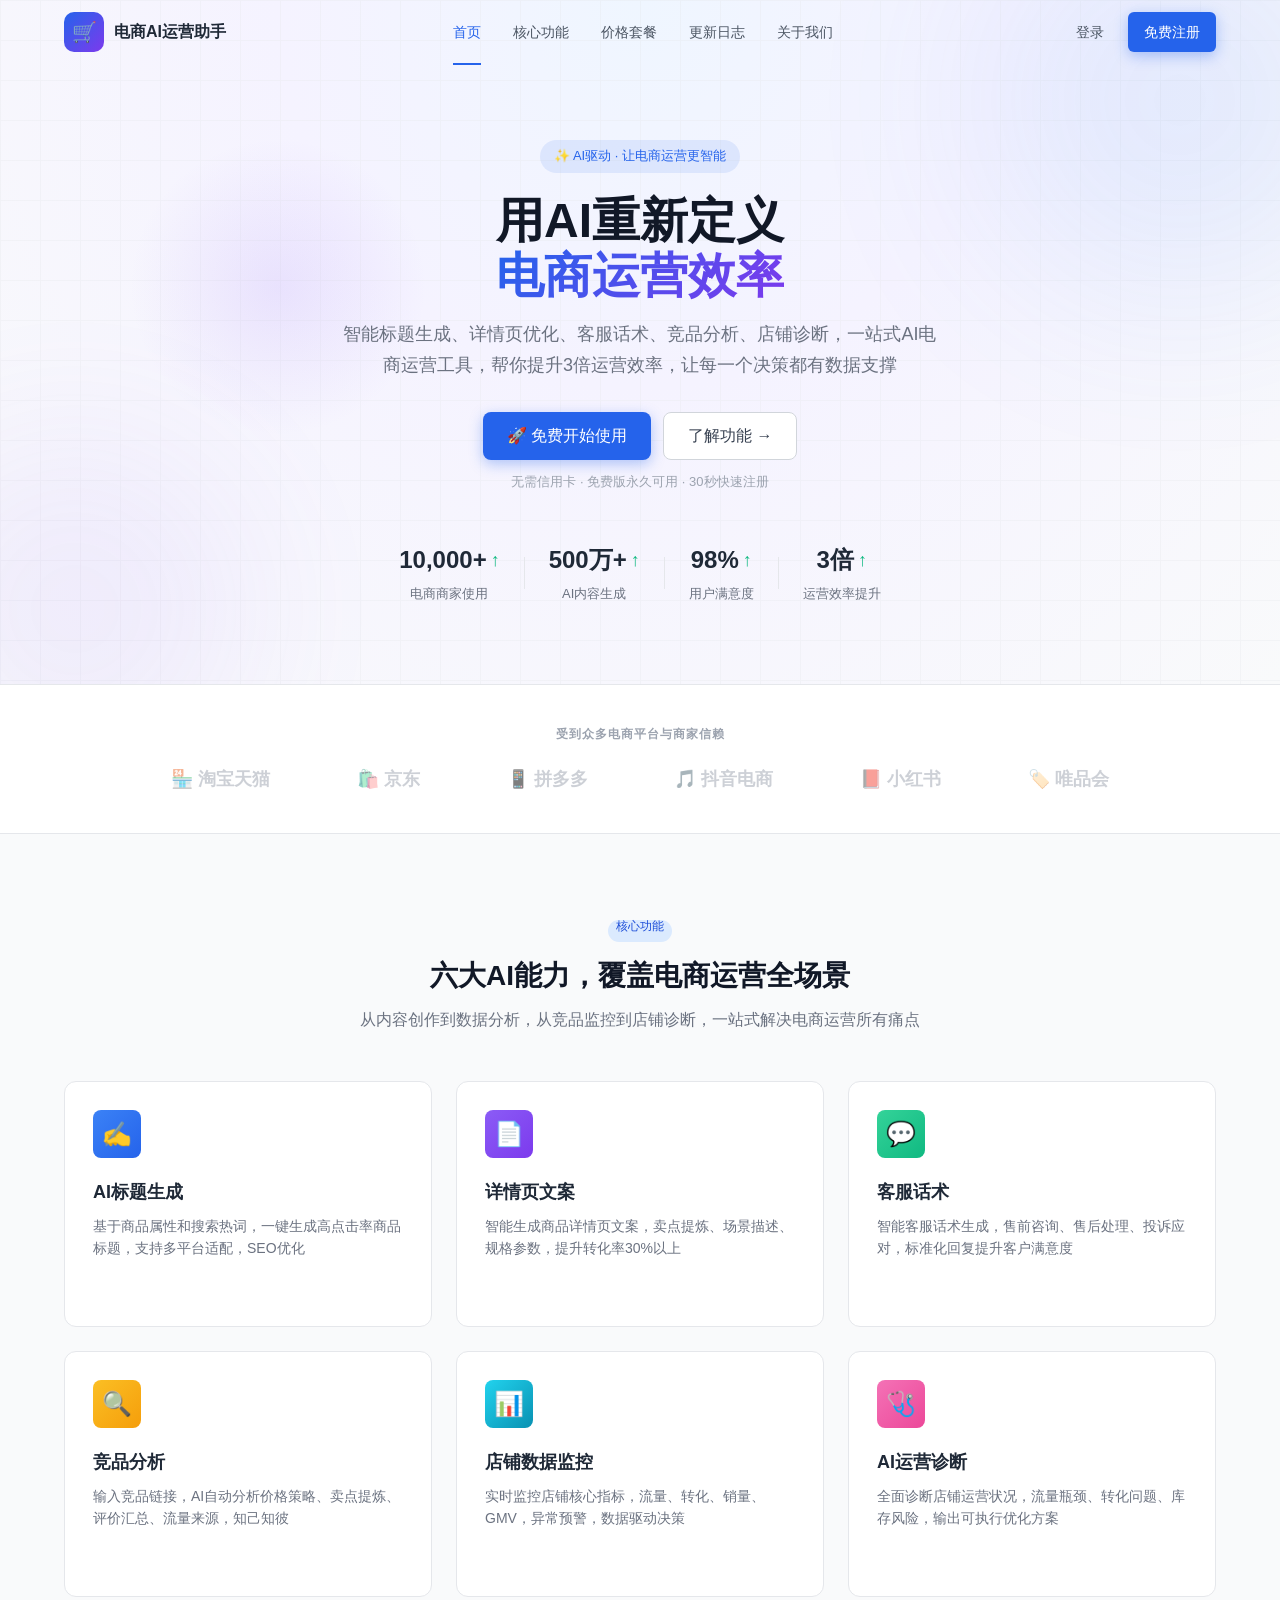
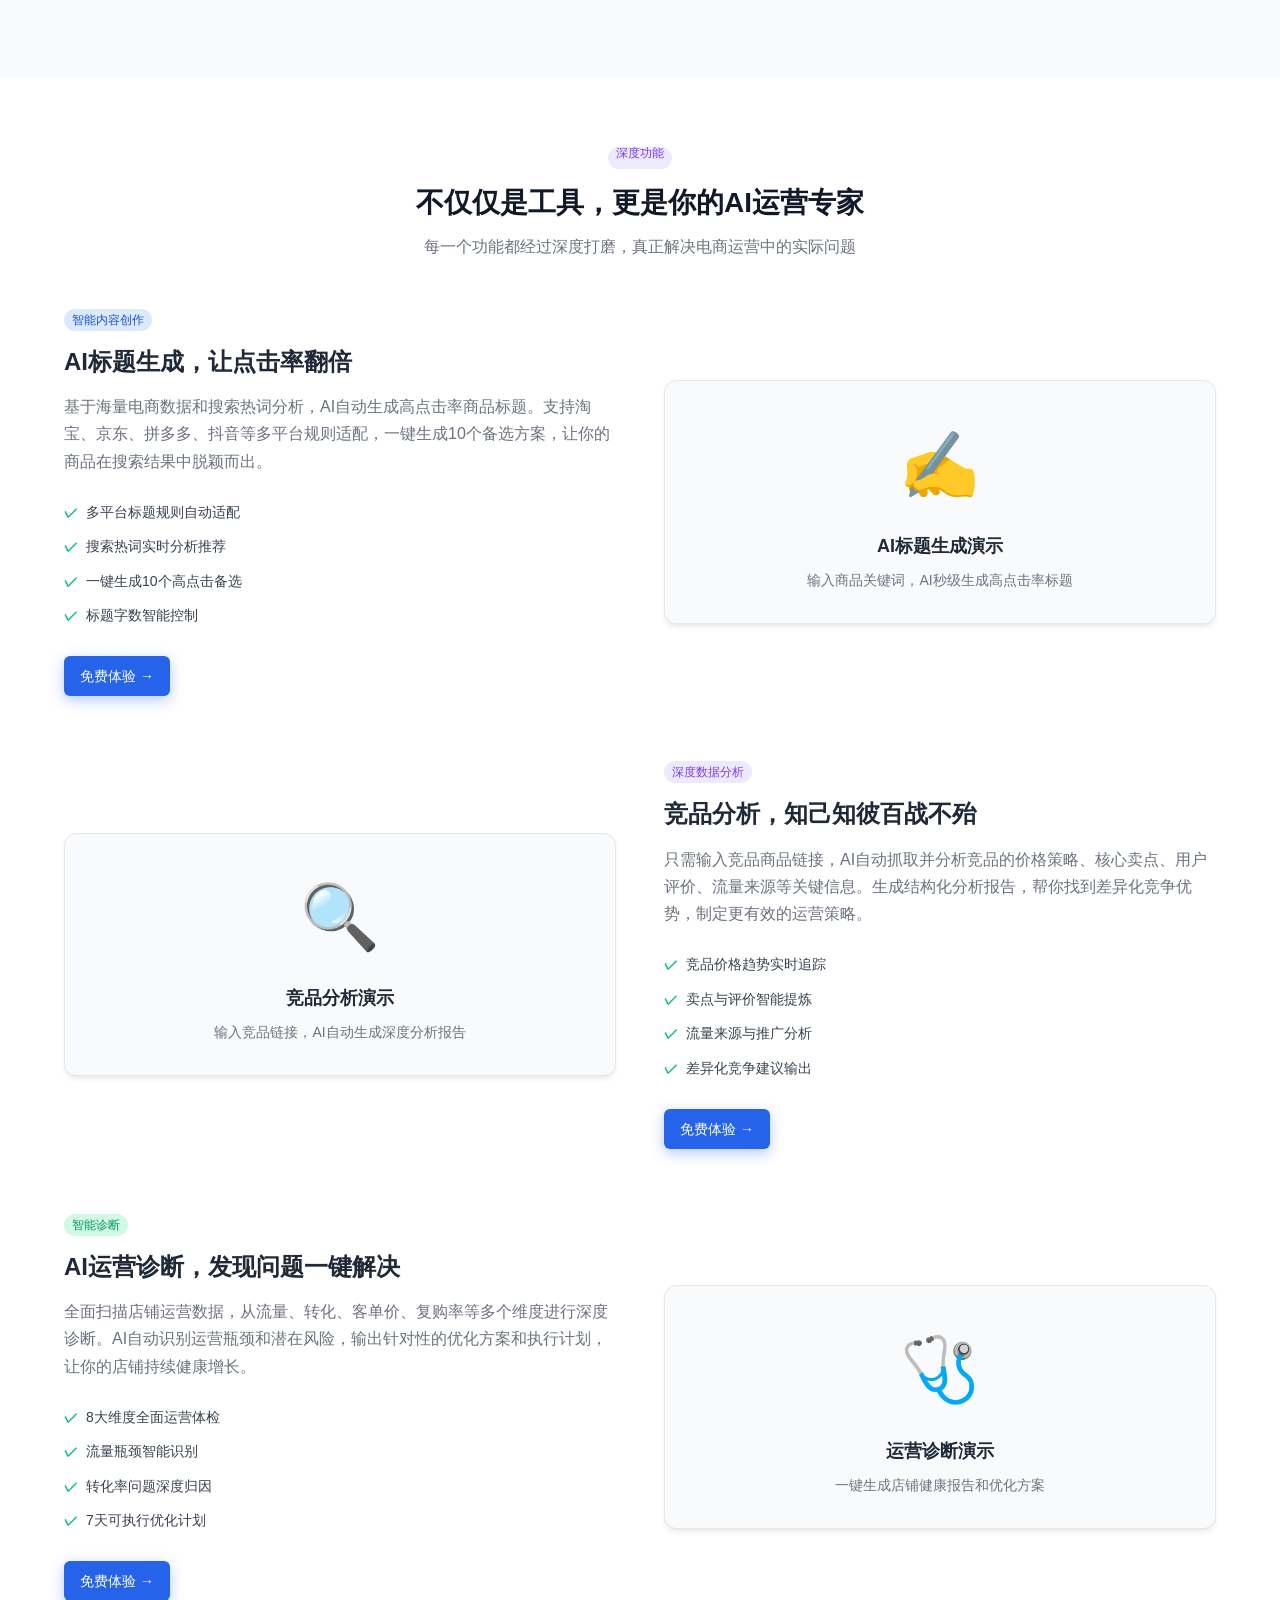
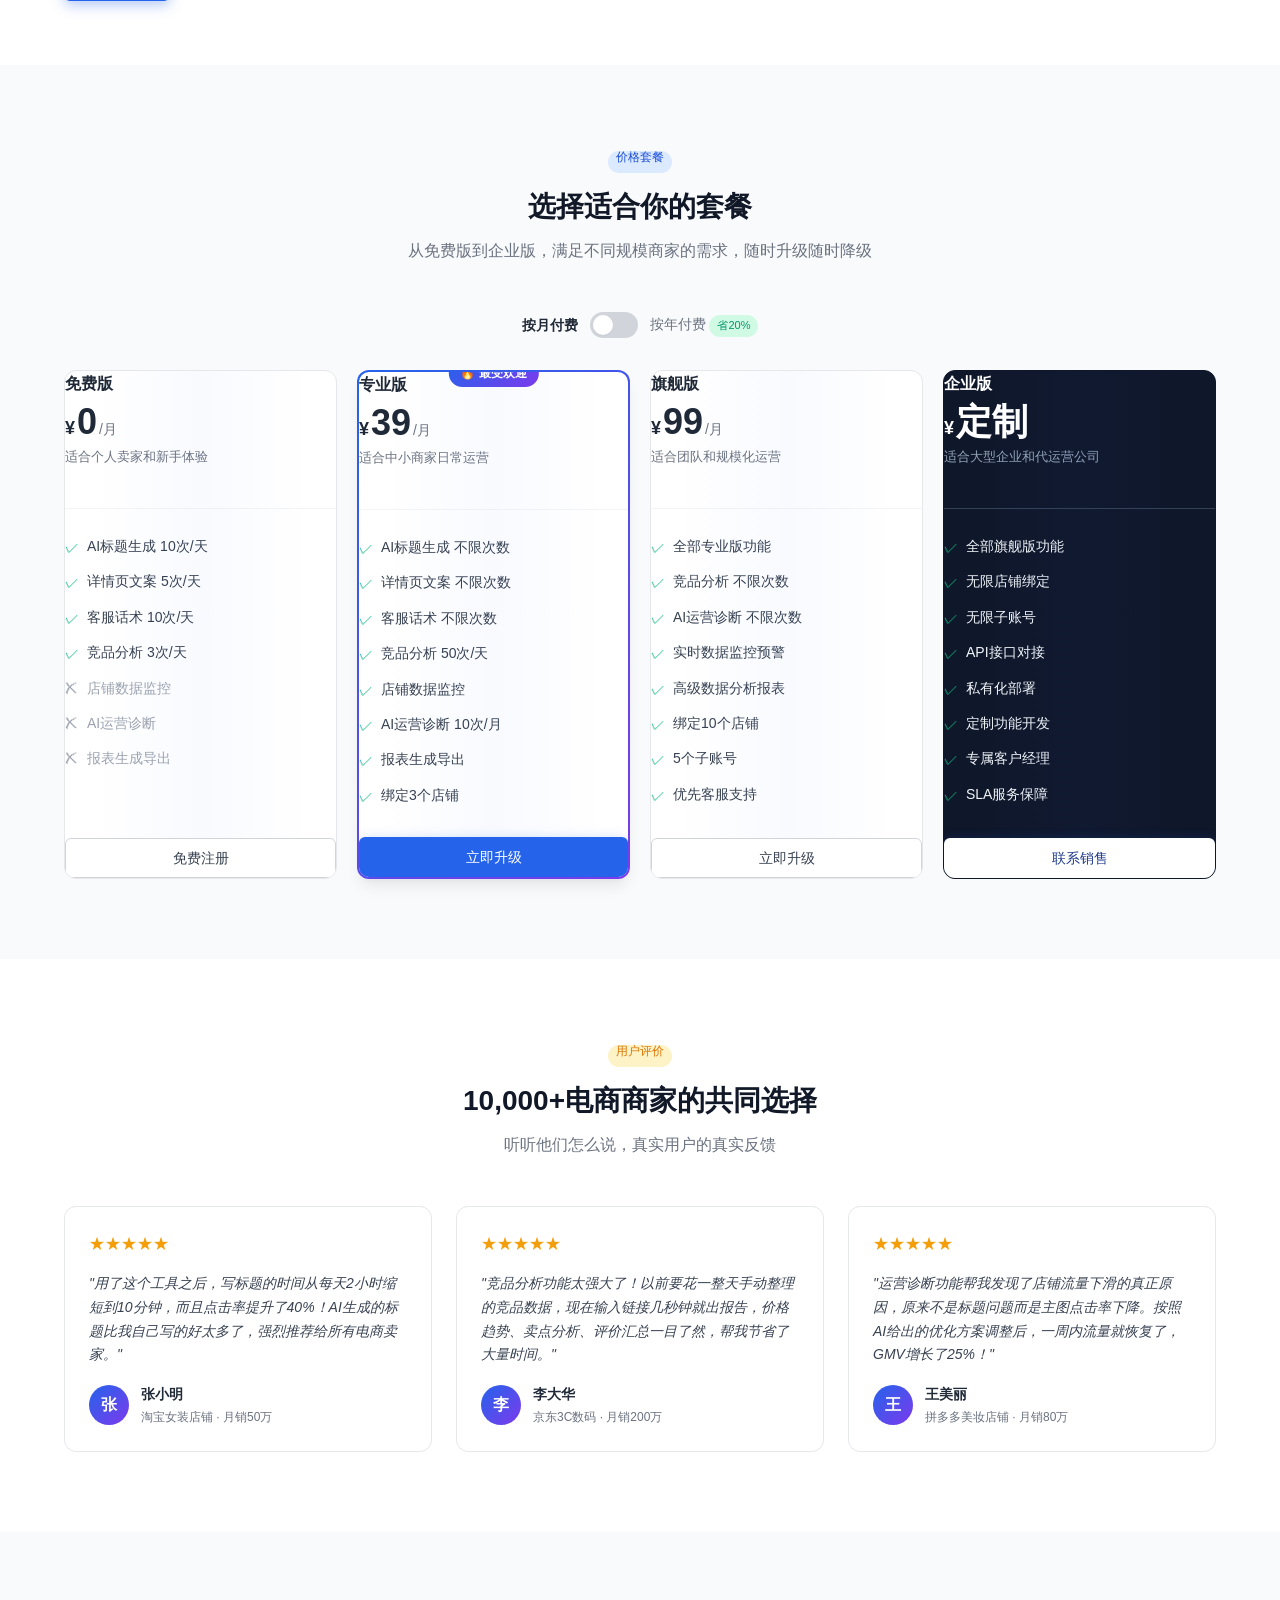
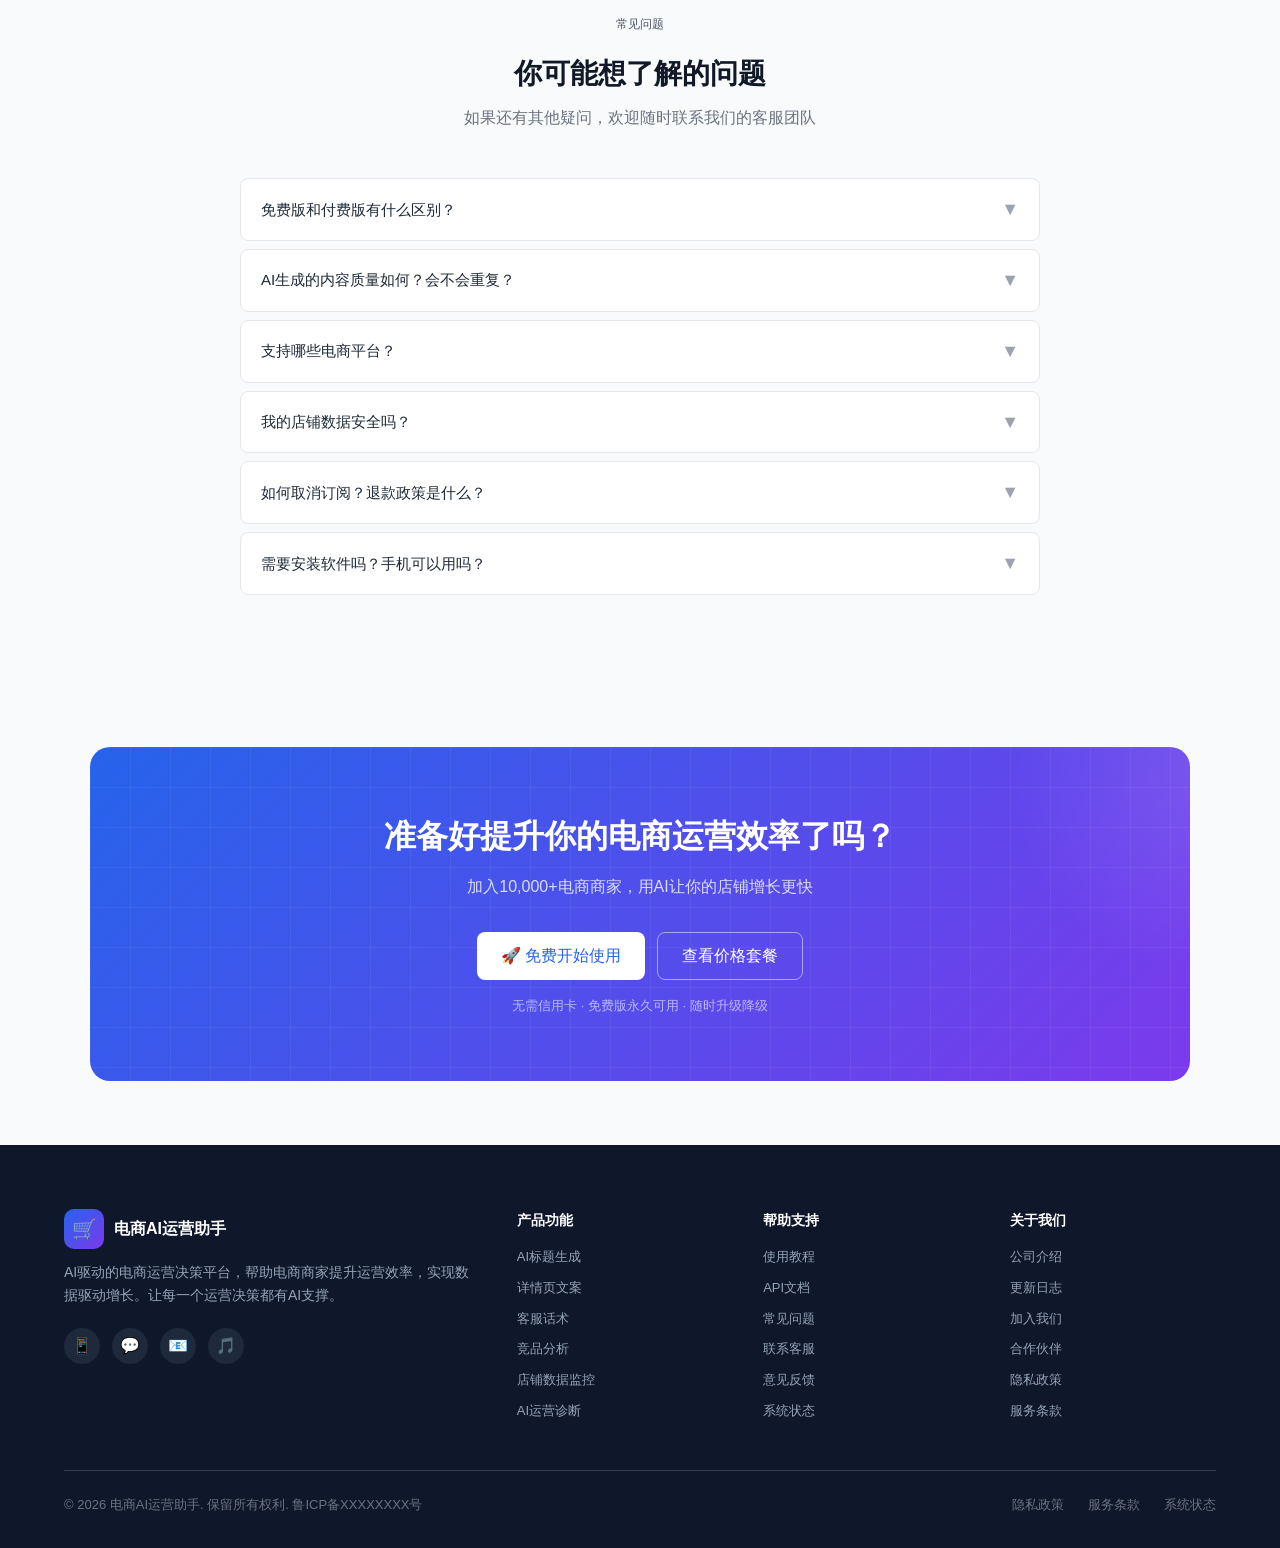
<file: templates/index.html>
﻿<!DOCTYPE html>
<html lang="zh-CN">
<head>
  <meta charset="UTF-8">
  <meta name="viewport" content="width=device-width, initial-scale=1.0">
  <title>电商AI运营助手 - 智能电商运营决策平台</title>
  <meta name="description" content="AI驱动的电商运营助手，智能标题生成、详情页优化、客服话术、竞品分析、店铺诊断，让电商运营更高效">
  <link rel="stylesheet" href="/static/css/style.css">
</head>
<body>

<!-- 页面加载动画 -->
<div class="page-loader" id="pageLoader">
  <div class="page-loader-logo">🛒</div>
  <div class="page-loader-text">电商AI运营助手</div>
  <div class="page-loader-bar"><div class="page-loader-bar-fill"></div></div>
</div>

<!-- ==================== 首页 Landing Page ==================== -->
<div id="page-home" class="page active">

  <!-- 导航栏 -->
  <nav class="landing-nav" id="landingNav">
    <div class="nav-container">
      <div class="nav-logo" onclick="showPage('home')">
        <div class="nav-logo-icon">🛒</div>
        <span class="nav-logo-text">电商AI运营助手</span>
      </div>
      <div class="nav-links">
        <span class="nav-link active" onclick="scrollToSection('hero')">首页</span>
        <span class="nav-link" onclick="scrollToSection('features')">核心功能</span>
        <span class="nav-link" onclick="scrollToSection('pricing')">价格套餐</span>
        <span class="nav-link" onclick="showPage('changelog')">更新日志</span>
        <span class="nav-link" onclick="showPage('about')">关于我们</span>
      </div>
      <div class="nav-actions">
        <button class="btn btn-ghost btn-md" onclick="showPage('login')">登录</button>
        <button class="btn btn-primary btn-md" onclick="showPage('register')">免费注册</button>
      </div>
    </div>
  </nav>

  <!-- Hero主视觉区 -->
  <section class="hero-section" id="hero">
    <div class="hero-glow-1"></div>
    <div class="hero-glow-2"></div>
    <div class="hero-container">
      <div class="hero-badge">✨ AI驱动 · 让电商运营更智能</div>
      <h1 class="hero-title">用AI重新定义<br><span class="gradient-text">电商运营效率</span></h1>
      <p class="hero-subtitle">智能标题生成、详情页优化、客服话术、竞品分析、店铺诊断，一站式AI电商运营工具，帮你提升3倍运营效率，让每一个决策都有数据支撑</p>
      <div class="hero-buttons">
        <button class="btn btn-primary btn-lg" onclick="showPage('register')">🚀 免费开始使用</button>
        <button class="btn btn-secondary btn-lg" onclick="scrollToSection('features')">了解功能 →</button>
      </div>
      <p class="hero-note">无需信用卡 · 免费版永久可用 · 30秒快速注册</p>

      <div class="hero-stats">
        <div class="hero-stat">
          <div class="hero-stat-value">10,000+ <span class="up">↑</span></div>
          <div class="hero-stat-label">电商商家使用</div>
        </div>
        <div class="hero-stat-divider"></div>
        <div class="hero-stat">
          <div class="hero-stat-value">500万+ <span class="up">↑</span></div>
          <div class="hero-stat-label">AI内容生成</div>
        </div>
        <div class="hero-stat-divider"></div>
        <div class="hero-stat">
          <div class="hero-stat-value">98% <span class="up">↑</span></div>
          <div class="hero-stat-label">用户满意度</div>
        </div>
        <div class="hero-stat-divider"></div>
        <div class="hero-stat">
          <div class="hero-stat-value">3倍 <span class="up">↑</span></div>
          <div class="hero-stat-label">运营效率提升</div>
        </div>
      </div>
    </div>
  </section>

  <!-- 信任背书条 -->
  <section class="trust-section">
    <div class="section-container">
      <p class="trust-title">受到众多电商平台与商家信赖</p>
      <div class="trust-logos">
        <div class="trust-logo">🏪 淘宝天猫</div>
        <div class="trust-logo">🛍️ 京东</div>
        <div class="trust-logo">📱 拼多多</div>
        <div class="trust-logo">🎵 抖音电商</div>
        <div class="trust-logo">📕 小红书</div>
        <div class="trust-logo">🏷️ 唯品会</div>
      </div>
    </div>
  </section>

  <!-- 六大核心功能区 -->
  <section class="features-section" id="features">
    <div class="section-container">
      <div class="section-header">
        <span class="tag tag-primary section-tag">核心功能</span>
        <h2 class="section-title">六大AI能力，覆盖电商运营全场景</h2>
        <p class="section-subtitle">从内容创作到数据分析，从竞品监控到店铺诊断，一站式解决电商运营所有痛点</p>
      </div>

      <div class="features-grid">
        <div class="feature-card reveal-scale reveal-delay-1" onclick="showPage('register')">
          <div class="feature-icon blue">✍️</div>
          <h3 class="feature-title">AI标题生成</h3>
          <p class="feature-desc">基于商品属性和搜索热词，一键生成高点击率商品标题，支持多平台适配，SEO优化</p>
          <span class="feature-link">立即体验 →</span>
        </div>

        <div class="feature-card reveal-scale reveal-delay-2" onclick="showPage('register')">
          <div class="feature-icon purple">📄</div>
          <h3 class="feature-title">详情页文案</h3>
          <p class="feature-desc">智能生成商品详情页文案，卖点提炼、场景描述、规格参数，提升转化率30%以上</p>
          <span class="feature-link">立即体验 →</span>
        </div>

        <div class="feature-card reveal-scale reveal-delay-3" onclick="showPage('register')">
          <div class="feature-icon green">💬</div>
          <h3 class="feature-title">客服话术</h3>
          <p class="feature-desc">智能客服话术生成，售前咨询、售后处理、投诉应对，标准化回复提升客户满意度</p>
          <span class="feature-link">立即体验 →</span>
        </div>

        <div class="feature-card reveal-scale reveal-delay-1" onclick="showPage('register')">
          <div class="feature-icon orange">🔍</div>
          <h3 class="feature-title">竞品分析</h3>
          <p class="feature-desc">输入竞品链接，AI自动分析价格策略、卖点提炼、评价汇总、流量来源，知己知彼</p>
          <span class="feature-link">立即体验 →</span>
        </div>

        <div class="feature-card reveal-scale reveal-delay-2" onclick="showPage('register')">
          <div class="feature-icon cyan">📊</div>
          <h3 class="feature-title">店铺数据监控</h3>
          <p class="feature-desc">实时监控店铺核心指标，流量、转化、销量、GMV，异常预警，数据驱动决策</p>
          <span class="feature-link">立即体验 →</span>
        </div>

        <div class="feature-card reveal-scale reveal-delay-3" onclick="showPage('register')">
          <div class="feature-icon pink">🩺</div>
          <h3 class="feature-title">AI运营诊断</h3>
          <p class="feature-desc">全面诊断店铺运营状况，流量瓶颈、转化问题、库存风险，输出可执行优化方案</p>
          <span class="feature-link">立即体验 →</span>
        </div>
      </div>
    </div>
  </section>

  <!-- 功能详情展示区 -->
  <section class="feature-detail-section">
    <div class="section-container">
      <div class="section-header">
        <span class="tag tag-purple section-tag">深度功能</span>
        <h2 class="section-title">不仅仅是工具，更是你的AI运营专家</h2>
        <p class="section-subtitle">每一个功能都经过深度打磨，真正解决电商运营中的实际问题</p>
      </div>

      <!-- 功能详情1 -->
      <div class="feature-detail-row">
        <div class="feature-detail-text">
          <span class="tag tag-primary">智能内容创作</span>
          <h3 class="feature-detail-title">AI标题生成，让点击率翻倍</h3>
          <p class="feature-detail-desc">基于海量电商数据和搜索热词分析，AI自动生成高点击率商品标题。支持淘宝、京东、拼多多、抖音等多平台规则适配，一键生成10个备选方案，让你的商品在搜索结果中脱颖而出。</p>
          <div class="feature-detail-list">
            <div class="feature-detail-list-item"><span class="check">✓</span> 多平台标题规则自动适配</div>
            <div class="feature-detail-list-item"><span class="check">✓</span> 搜索热词实时分析推荐</div>
            <div class="feature-detail-list-item"><span class="check">✓</span> 一键生成10个高点击备选</div>
            <div class="feature-detail-list-item"><span class="check">✓</span> 标题字数智能控制</div>
          </div>
          <button class="btn btn-primary btn-md" onclick="showPage('register')">免费体验 →</button>
        </div>
        <div class="feature-detail-visual">
          <div class="feature-detail-visual-card">
            <div class="feature-detail-visual-icon">✍️</div>
            <h4 class="feature-detail-visual-title">AI标题生成演示</h4>
            <p class="feature-detail-visual-desc">输入商品关键词，AI秒级生成高点击率标题</p>
          </div>
        </div>
      </div>

      <!-- 功能详情2 -->
      <div class="feature-detail-row reverse">
        <div class="feature-detail-text">
          <span class="tag tag-purple">深度数据分析</span>
          <h3 class="feature-detail-title">竞品分析，知己知彼百战不殆</h3>
          <p class="feature-detail-desc">只需输入竞品商品链接，AI自动抓取并分析竞品的价格策略、核心卖点、用户评价、流量来源等关键信息。生成结构化分析报告，帮你找到差异化竞争优势，制定更有效的运营策略。</p>
          <div class="feature-detail-list">
            <div class="feature-detail-list-item"><span class="check">✓</span> 竞品价格趋势实时追踪</div>
            <div class="feature-detail-list-item"><span class="check">✓</span> 卖点与评价智能提炼</div>
            <div class="feature-detail-list-item"><span class="check">✓</span> 流量来源与推广分析</div>
            <div class="feature-detail-list-item"><span class="check">✓</span> 差异化竞争建议输出</div>
          </div>
          <button class="btn btn-primary btn-md" onclick="showPage('register')">免费体验 →</button>
        </div>
        <div class="feature-detail-visual">
          <div class="feature-detail-visual-card">
            <div class="feature-detail-visual-icon">🔍</div>
            <h4 class="feature-detail-visual-title">竞品分析演示</h4>
            <p class="feature-detail-visual-desc">输入竞品链接，AI自动生成深度分析报告</p>
          </div>
        </div>
      </div>

      <!-- 功能详情3 -->
      <div class="feature-detail-row">
        <div class="feature-detail-text">
          <span class="tag tag-success">智能诊断</span>
          <h3 class="feature-detail-title">AI运营诊断，发现问题一键解决</h3>
          <p class="feature-detail-desc">全面扫描店铺运营数据，从流量、转化、客单价、复购率等多个维度进行深度诊断。AI自动识别运营瓶颈和潜在风险，输出针对性的优化方案和执行计划，让你的店铺持续健康增长。</p>
          <div class="feature-detail-list">
            <div class="feature-detail-list-item"><span class="check">✓</span> 8大维度全面运营体检</div>
            <div class="feature-detail-list-item"><span class="check">✓</span> 流量瓶颈智能识别</div>
            <div class="feature-detail-list-item"><span class="check">✓</span> 转化率问题深度归因</div>
            <div class="feature-detail-list-item"><span class="check">✓</span> 7天可执行优化计划</div>
          </div>
          <button class="btn btn-primary btn-md" onclick="showPage('register')">免费体验 →</button>
        </div>
        <div class="feature-detail-visual">
          <div class="feature-detail-visual-card">
            <div class="feature-detail-visual-icon">🩺</div>
            <h4 class="feature-detail-visual-title">运营诊断演示</h4>
            <p class="feature-detail-visual-desc">一键生成店铺健康报告和优化方案</p>
          </div>
        </div>
      </div>
    </div>
  </section>

  <!-- 价格套餐区 -->
  <section class="pricing-section" id="pricing">
    <div class="section-container">
      <div class="section-header">
        <span class="tag tag-primary section-tag">价格套餐</span>
        <h2 class="section-title">选择适合你的套餐</h2>
        <p class="section-subtitle">从免费版到企业版，满足不同规模商家的需求，随时升级随时降级</p>
      </div>

      <div class="pricing-toggle">
        <span class="pricing-toggle-label active" id="monthlyLabel" onclick="setPricingMode('monthly')">按月付费</span>
        <div class="pricing-toggle-switch" id="pricingToggle" onclick="togglePricingMode()"></div>
        <span class="pricing-toggle-label" id="yearlyLabel" onclick="setPricingMode('yearly')">按年付费 <span class="tag tag-success" style="font-size:11px;">省20%</span></span>
      </div>

      <div class="pricing-grid">
        <!-- 免费版 -->
        <div class="pricing-card reveal-scale reveal-delay-1">
          <h3 class="pricing-name">免费版</h3>
          <div class="pricing-price">
            <span class="currency">¥</span>
            <span class="amount">0</span>
            <span class="period">/月</span>
          </div>
          <p class="pricing-desc">适合个人卖家和新手体验</p>
          <div class="pricing-divider"></div>
          <div class="pricing-features">
            <div class="pricing-feature included"><span class="pricing-feature-icon check">✓</span> AI标题生成 10次/天</div>
            <div class="pricing-feature included"><span class="pricing-feature-icon check">✓</span> 详情页文案 5次/天</div>
            <div class="pricing-feature included"><span class="pricing-feature-icon check">✓</span> 客服话术 10次/天</div>
            <div class="pricing-feature included"><span class="pricing-feature-icon check">✓</span> 竞品分析 3次/天</div>
            <div class="pricing-feature excluded"><span class="pricing-feature-icon cross">✗</span> 店铺数据监控</div>
            <div class="pricing-feature excluded"><span class="pricing-feature-icon cross">✗</span> AI运营诊断</div>
            <div class="pricing-feature excluded"><span class="pricing-feature-icon cross">✗</span> 报表生成导出</div>
          </div>
          <button class="btn btn-secondary btn-md btn-block" onclick="showPage('register')">免费注册</button>
        </div>

        <!-- 专业版 -->
        <div class="pricing-card recommended reveal-scale reveal-delay-2">
          <div class="pricing-badge">🔥 最受欢迎</div>
          <h3 class="pricing-name">专业版</h3>
          <div class="pricing-price">
            <span class="currency">¥</span>
            <span class="amount" id="proPrice">39</span>
            <span class="period" id="proPeriod">/月</span>
          </div>
          <p class="pricing-desc">适合中小商家日常运营</p>
          <div class="pricing-divider"></div>
          <div class="pricing-features">
            <div class="pricing-feature included"><span class="pricing-feature-icon check">✓</span> AI标题生成 不限次数</div>
            <div class="pricing-feature included"><span class="pricing-feature-icon check">✓</span> 详情页文案 不限次数</div>
            <div class="pricing-feature included"><span class="pricing-feature-icon check">✓</span> 客服话术 不限次数</div>
            <div class="pricing-feature included"><span class="pricing-feature-icon check">✓</span> 竞品分析 50次/天</div>
            <div class="pricing-feature included"><span class="pricing-feature-icon check">✓</span> 店铺数据监控</div>
            <div class="pricing-feature included"><span class="pricing-feature-icon check">✓</span> AI运营诊断 10次/月</div>
            <div class="pricing-feature included"><span class="pricing-feature-icon check">✓</span> 报表生成导出</div>
            <div class="pricing-feature included"><span class="pricing-feature-icon check">✓</span> 绑定3个店铺</div>
          </div>
          <button class="btn btn-primary btn-md btn-block" onclick="showPage('register')">立即升级</button>
        </div>

        <!-- 旗舰版 -->
        <div class="pricing-card reveal-scale reveal-delay-3">
          <h3 class="pricing-name">旗舰版</h3>
          <div class="pricing-price">
            <span class="currency">¥</span>
            <span class="amount" id="ultimatePrice">99</span>
            <span class="period" id="ultimatePeriod">/月</span>
          </div>
          <p class="pricing-desc">适合团队和规模化运营</p>
          <div class="pricing-divider"></div>
          <div class="pricing-features">
            <div class="pricing-feature included"><span class="pricing-feature-icon check">✓</span> 全部专业版功能</div>
            <div class="pricing-feature included"><span class="pricing-feature-icon check">✓</span> 竞品分析 不限次数</div>
            <div class="pricing-feature included"><span class="pricing-feature-icon check">✓</span> AI运营诊断 不限次数</div>
            <div class="pricing-feature included"><span class="pricing-feature-icon check">✓</span> 实时数据监控预警</div>
            <div class="pricing-feature included"><span class="pricing-feature-icon check">✓</span> 高级数据分析报表</div>
            <div class="pricing-feature included"><span class="pricing-feature-icon check">✓</span> 绑定10个店铺</div>
            <div class="pricing-feature included"><span class="pricing-feature-icon check">✓</span> 5个子账号</div>
            <div class="pricing-feature included"><span class="pricing-feature-icon check">✓</span> 优先客服支持</div>
          </div>
          <button class="btn btn-secondary btn-md btn-block" onclick="showPage('register')">立即升级</button>
        </div>

        <!-- 企业版 -->
        <div class="pricing-card enterprise reveal-scale reveal-delay-4">
          <h3 class="pricing-name">企业版</h3>
          <div class="pricing-price">
            <span class="currency">¥</span>
            <span class="amount">定制</span>
          </div>
          <p class="pricing-desc">适合大型企业和代运营公司</p>
          <div class="pricing-divider"></div>
          <div class="pricing-features">
            <div class="pricing-feature included"><span class="pricing-feature-icon check">✓</span> 全部旗舰版功能</div>
            <div class="pricing-feature included"><span class="pricing-feature-icon check">✓</span> 无限店铺绑定</div>
            <div class="pricing-feature included"><span class="pricing-feature-icon check">✓</span> 无限子账号</div>
            <div class="pricing-feature included"><span class="pricing-feature-icon check">✓</span> API接口对接</div>
            <div class="pricing-feature included"><span class="pricing-feature-icon check">✓</span> 私有化部署</div>
            <div class="pricing-feature included"><span class="pricing-feature-icon check">✓</span> 定制功能开发</div>
            <div class="pricing-feature included"><span class="pricing-feature-icon check">✓</span> 专属客户经理</div>
            <div class="pricing-feature included"><span class="pricing-feature-icon check">✓</span> SLA服务保障</div>
          </div>
          <button class="btn btn-primary btn-md btn-block" style="background:#fff;color:#1E3A8A;" onclick="showToast('info','请联系客服咨询企业版方案')">联系销售</button>
        </div>
      </div>
    </div>
  </section>

  <!-- 用户评价区 -->
  <section class="testimonials-section">
    <div class="section-container">
      <div class="section-header">
        <span class="tag tag-warning section-tag">用户评价</span>
        <h2 class="section-title">10,000+电商商家的共同选择</h2>
        <p class="section-subtitle">听听他们怎么说，真实用户的真实反馈</p>
      </div>

      <div class="testimonials-grid">
        <div class="testimonial-card reveal-scale reveal-delay-1">
          <div class="testimonial-stars">★★★★★</div>
          <p class="testimonial-content">"用了这个工具之后，写标题的时间从每天2小时缩短到10分钟，而且点击率提升了40%！AI生成的标题比我自己写的好太多了，强烈推荐给所有电商卖家。"</p>
          <div class="testimonial-user">
            <div class="testimonial-avatar">张</div>
            <div class="testimonial-info">
              <div class="testimonial-name">张小明</div>
              <div class="testimonial-shop">淘宝女装店铺 · 月销50万</div>
            </div>
          </div>
        </div>

        <div class="testimonial-card">
          <div class="testimonial-stars">★★★★★</div>
          <p class="testimonial-content">"竞品分析功能太强大了！以前要花一整天手动整理的竞品数据，现在输入链接几秒钟就出报告，价格趋势、卖点分析、评价汇总一目了然，帮我节省了大量时间。"</p>
          <div class="testimonial-user">
            <div class="testimonial-avatar">李</div>
            <div class="testimonial-info">
              <div class="testimonial-name">李大华</div>
              <div class="testimonial-shop">京东3C数码 · 月销200万</div>
            </div>
          </div>
        </div>

        <div class="testimonial-card">
          <div class="testimonial-stars">★★★★★</div>
          <p class="testimonial-content">"运营诊断功能帮我发现了店铺流量下滑的真正原因，原来不是标题问题而是主图点击率下降。按照AI给出的优化方案调整后，一周内流量就恢复了，GMV增长了25%！"</p>
          <div class="testimonial-user">
            <div class="testimonial-avatar">王</div>
            <div class="testimonial-info">
              <div class="testimonial-name">王美丽</div>
              <div class="testimonial-shop">拼多多美妆店铺 · 月销80万</div>
            </div>
          </div>
        </div>
      </div>
    </div>
  </section>

  <!-- FAQ常见问题区 -->
  <section class="faq-section" id="faq">
    <div class="section-container">
      <div class="section-header">
        <span class="tag tag-info section-tag">常见问题</span>
        <h2 class="section-title">你可能想了解的问题</h2>
        <p class="section-subtitle">如果还有其他疑问，欢迎随时联系我们的客服团队</p>
      </div>

      <div class="faq-list">
        <div class="faq-item" onclick="toggleFaq(this)">
          <div class="faq-question">
            <span class="faq-question-text">免费版和付费版有什么区别？</span>
            <span class="faq-question-icon">▼</span>
          </div>
          <div class="faq-answer">
            <p class="faq-answer-text">免费版提供基础的AI内容生成功能，每天有使用次数限制，适合个人卖家和新手体验。付费版（专业版/旗舰版/企业版）解锁全部功能，包括不限次数的AI生成、店铺数据监控、AI运营诊断、报表导出等高级功能，适合有一定规模的商家和团队使用。所有付费版均支持7天无理由退款。</p>
          </div>
        </div>

        <div class="faq-item" onclick="toggleFaq(this)">
          <div class="faq-question">
            <span class="faq-question-text">AI生成的内容质量如何？会不会重复？</span>
            <span class="faq-question-icon">▼</span>
          </div>
          <div class="faq-answer">
            <p class="faq-answer-text">我们的AI模型基于海量电商数据训练，生成的内容质量经过严格优化。每次生成都会结合你输入的商品信息和当前搜索热词，确保内容的独特性和相关性。标题生成每次会输出10个不同的备选方案，你可以选择最满意的一个，也可以让AI重新生成。我们承诺AI生成的内容不会与其他用户重复。</p>
          </div>
        </div>

        <div class="faq-item" onclick="toggleFaq(this)">
          <div class="faq-question">
            <span class="faq-question-text">支持哪些电商平台？</span>
            <span class="faq-question-icon">▼</span>
          </div>
          <div class="faq-answer">
            <p class="faq-answer-text">目前支持淘宝、天猫、京东、拼多多、抖音电商、快手电商、小红书、唯品会等主流电商平台。AI标题生成会根据不同平台的标题规则和字数限制自动适配。竞品分析支持所有主流平台的商品链接解析。店铺绑定功能支持淘宝、天猫、京东、拼多多四大平台的API数据对接，其他平台支持手动导入数据。</p>
          </div>
        </div>

        <div class="faq-item" onclick="toggleFaq(this)">
          <div class="faq-question">
            <span class="faq-question-text">我的店铺数据安全吗？</span>
            <span class="faq-question-icon">▼</span>
          </div>
          <div class="faq-answer">
            <p class="faq-answer-text">我们非常重视用户数据安全。所有店铺数据均采用银行级加密存储，传输过程使用HTTPS加密。我们不会将你的店铺数据分享给任何第三方，也不会用于AI模型训练。你可以随时在个人中心删除所有店铺数据和账号。我们通过了ISO 27001信息安全管理体系认证，定期进行安全审计和渗透测试，确保你的数据安全无忧。</p>
          </div>
        </div>

        <div class="faq-item" onclick="toggleFaq(this)">
          <div class="faq-question">
            <span class="faq-question-text">如何取消订阅？退款政策是什么？</span>
            <span class="faq-question-icon">▼</span>
          </div>
          <div class="faq-answer">
            <p class="faq-answer-text">你可以随时在个人中心-会员管理中取消自动续费，取消后当前计费周期内仍可继续使用付费功能，到期后自动降级为免费版。我们提供7天无理由退款保障：如果你在购买后7天内对服务不满意，可以联系客服申请全额退款，无需任何理由。超过7天的退款申请将按剩余天数比例退还。企业版定制服务的退款政策以合同约定为准。</p>
          </div>
        </div>

        <div class="faq-item" onclick="toggleFaq(this)">
          <div class="faq-question">
            <span class="faq-question-text">需要安装软件吗？手机可以用吗？</span>
            <span class="faq-question-icon">▼</span>
          </div>
          <div class="faq-answer">
            <p class="faq-answer-text">不需要安装任何软件，我们是纯网页版SaaS工具，打开浏览器登录即可使用，支持Chrome、Edge、Firefox、Safari等主流浏览器。同时我们也做了完善的移动端适配，手机浏览器访问同样可以流畅使用所有功能。建议在电脑端使用以获得最佳体验，尤其是数据分析和报表功能。后续我们也会推出微信小程序版本，敬请期待。</p>
          </div>
        </div>
      </div>
    </div>
  </section>

  <!-- CTA行动号召区 -->
  <section class="cta-section">
    <div class="cta-card">
      <div class="cta-content">
        <h2 class="cta-title">准备好提升你的电商运营效率了吗？</h2>
        <p class="cta-subtitle">加入10,000+电商商家，用AI让你的店铺增长更快</p>
        <div class="cta-buttons">
          <button class="btn btn-lg cta-btn-white" onclick="showPage('register')">🚀 免费开始使用</button>
          <button class="btn btn-lg cta-btn-outline-white" onclick="scrollToSection('pricing')">查看价格套餐</button>
        </div>
        <p class="cta-note">无需信用卡 · 免费版永久可用 · 随时升级降级</p>
      </div>
    </div>
  </section>

  <!-- 页脚 -->
  <footer class="footer">
    <div class="footer-container">
      <div class="footer-grid">
        <div class="footer-brand">
          <div class="nav-logo">
            <div class="nav-logo-icon">🛒</div>
            <span class="nav-logo-text" style="color:#fff;">电商AI运营助手</span>
          </div>
          <p class="footer-brand-desc">AI驱动的电商运营决策平台，帮助电商商家提升运营效率，实现数据驱动增长。让每一个运营决策都有AI支撑。</p>
          <div class="footer-social">
            <div class="footer-social-icon">📱</div>
            <div class="footer-social-icon">💬</div>
            <div class="footer-social-icon">📧</div>
            <div class="footer-social-icon">🎵</div>
          </div>
        </div>

        <div class="footer-column">
          <h4 class="footer-column-title">产品功能</h4>
          <div class="footer-links">
            <span class="footer-link" onclick="showPage('register')">AI标题生成</span>
            <span class="footer-link" onclick="showPage('register')">详情页文案</span>
            <span class="footer-link" onclick="showPage('register')">客服话术</span>
            <span class="footer-link" onclick="showPage('register')">竞品分析</span>
            <span class="footer-link" onclick="showPage('register')">店铺数据监控</span>
            <span class="footer-link" onclick="showPage('register')">AI运营诊断</span>
          </div>
        </div>

        <div class="footer-column">
          <h4 class="footer-column-title">帮助支持</h4>
          <div class="footer-links">
            <span class="footer-link" onclick="showToast('info','使用教程即将上线')">使用教程</span>
            <span class="footer-link" onclick="showToast('info','API文档即将上线')">API文档</span>
            <span class="footer-link" onclick="scrollToSection('faq')">常见问题</span>
            <span class="footer-link" onclick="showPage('contact')">联系客服</span>
            <span class="footer-link" onclick="showPage('dashboard');setTimeout(function(){switchAdminPage('feedback',document.querySelectorAll('.sidebar-nav-item')[20])},300)">意见反馈</span>
            <span class="footer-link" onclick="showPage('status')">系统状态</span>
          </div>
        </div>

        <div class="footer-column">
          <h4 class="footer-column-title">关于我们</h4>
          <div class="footer-links">
            <span class="footer-link" onclick="showPage('about')">公司介绍</span>
            <span class="footer-link" onclick="showPage('changelog')">更新日志</span>
            <span class="footer-link" onclick="showToast('info','加入我们即将上线')">加入我们</span>
            <span class="footer-link" onclick="showToast('info','合作伙伴即将上线')">合作伙伴</span>
            <span class="footer-link" onclick="showPage('privacy')">隐私政策</span>
            <span class="footer-link" onclick="showPage('terms')">服务条款</span>
          </div>
        </div>
      </div>

      <div class="footer-bottom">
        <p class="footer-copyright">© 2026 电商AI运营助手. 保留所有权利. 鲁ICP备XXXXXXXX号</p>
        <div class="footer-bottom-links">
          <span class="footer-bottom-link" onclick="showPage('privacy')">隐私政策</span>
          <span class="footer-bottom-link" onclick="showPage('terms')">服务条款</span>
          <span class="footer-bottom-link" onclick="showPage('status')">系统状态</span>
        </div>
      </div>
    </div>
  </footer>
</div>

<!-- ==================== 登录页 ==================== -->
<div id="page-login" class="page auth-page">
  <div class="auth-left">
    <div class="auth-left-glow-1"></div>
    <div class="auth-left-glow-2"></div>
    <div class="auth-left-content">
      <div class="auth-left-logo">
        <div class="nav-logo-icon">🛒</div>
        <span class="nav-logo-text">电商AI运营助手</span>
      </div>
      <h2 class="auth-left-title">欢迎回来<br>继续你的智能运营之旅</h2>
      <p class="auth-left-subtitle">登录后即可使用全部AI功能，让电商运营更高效、更智能</p>
      <div class="auth-left-features">
        <div class="auth-left-feature">
          <div class="auth-left-feature-icon">✓</div>
          <span class="auth-left-feature-text">AI标题生成，点击率提升40%</span>
        </div>
        <div class="auth-left-feature">
          <div class="auth-left-feature-icon">✓</div>
          <span class="auth-left-feature-text">竞品深度分析，知己知彼</span>
        </div>
        <div class="auth-left-feature">
          <div class="auth-left-feature-icon">✓</div>
          <span class="auth-left-feature-text">店铺运营诊断，一键发现问题</span>
        </div>
      </div>
    </div>
    <div class="auth-left-bottom">
      <div class="auth-left-avatars">
        <div class="auth-left-avatar">张</div>
        <div class="auth-left-avatar">李</div>
        <div class="auth-left-avatar">王</div>
      </div>
      <span class="auth-left-users-text">10,000+商家正在使用</span>
    </div>
  </div>

  <div class="auth-right">
    <div class="auth-right-content">
      <span class="auth-back" onclick="showPage('home')">← 返回首页</span>
      <h2 class="auth-title">登录账号</h2>
      <p class="auth-subtitle">欢迎回来，请输入你的账号信息</p>

      <!-- 登录方式切换 -->
      <div class="auth-tabs">
        <div class="auth-tab active" onclick="switchLoginType('phone')" id="tabPhone">手机号登录</div>
        <div class="auth-tab" onclick="switchLoginType('email')" id="tabEmail">邮箱登录</div>
      </div>

      <!-- 手机号登录表单 -->
      <form id="loginForm" onsubmit="handleLogin(event)">
        <div class="form-group">
          <label class="form-label">手机号</label>
          <div class="input-group">
            <span class="input-icon">📱</span>
            <input type="tel" class="form-input" id="loginPhone" placeholder="请输入手机号" maxlength="11" required autocomplete="tel">
          </div>
        </div>

        <div class="form-group">
          <label class="form-label">密码</label>
          <div class="input-group">
            <span class="input-icon">🔒</span>
            <input type="password" class="form-input" id="loginPassword" placeholder="请输入密码" required autocomplete="current-password">
            <span class="input-suffix">
              <button type="button" class="btn btn-ghost btn-sm" onclick="togglePassword('loginPassword')" style="height:28px;padding:0 8px;">👁</button>
            </span>
          </div>
        </div>

        <div class="auth-options">
          <label class="checkbox-label">
            <input type="checkbox" id="rememberMe" checked> 记住我
          </label>
          <span class="auth-forgot" onclick="showToast('info','请联系客服重置密码')">忘记密码？</span>
        </div>

        <button type="submit" class="btn btn-primary btn-lg btn-block" id="loginBtn">登 录</button>
      </form>

      <!-- 邮箱登录表单 -->
      <form id="loginEmailForm" onsubmit="handleEmailLogin(event)" style="display:none;">
        <div class="form-group">
          <label class="form-label">邮箱</label>
          <div class="input-group">
            <span class="input-icon">📧</span>
            <input type="email" class="form-input" id="loginEmail" placeholder="请输入邮箱" required autocomplete="email">
          </div>
        </div>

        <div class="form-group">
          <label class="form-label">密码</label>
          <div class="input-group">
            <span class="input-icon">🔒</span>
            <input type="password" class="form-input" id="loginEmailPassword" placeholder="请输入密码" required autocomplete="current-password">
            <span class="input-suffix">
              <button type="button" class="btn btn-ghost btn-sm" onclick="togglePassword('loginEmailPassword')" style="height:28px;padding:0 8px;">👁</button>
            </span>
          </div>
        </div>

        <div class="auth-options">
          <label class="checkbox-label">
            <input type="checkbox" id="rememberMeEmail" checked> 记住我
          </label>
          <span class="auth-forgot" onclick="showToast('info','请联系客服重置密码')">忘记密码？</span>
        </div>

        <button type="submit" class="btn btn-primary btn-lg btn-block" id="loginEmailBtn">登 录</button>
      </form>

      <div class="auth-divider">
        <div class="auth-divider-line"></div>
        <span class="auth-divider-text">其他登录方式</span>
        <div class="auth-divider-line"></div>
      </div>

      <div class="auth-social">
        <div class="auth-social-btn" onclick="handleQQLogin()" title="QQ登录" style="background:#12B7F5;color:#fff;">🐧</div>
        <div class="auth-social-btn" onclick="showToast('info','微信登录即将上线')">💬</div>
        <div class="auth-social-btn" onclick="showToast('info','支付宝登录即将上线')">💰</div>
      </div>

      <p class="auth-switch">还没有账号？ <a onclick="showPage('register')">立即注册</a></p>
    </div>
  </div>
</div>

<!-- ==================== 注册页 ==================== -->
<div id="page-register" class="page auth-page">
  <div class="auth-left">
    <div class="auth-left-glow-1"></div>
    <div class="auth-left-glow-2"></div>
    <div class="auth-left-content">
      <div class="auth-left-logo">
        <div class="nav-logo-icon">🛒</div>
        <span class="nav-logo-text">电商AI运营助手</span>
      </div>
      <h2 class="auth-left-title">开启你的<br>AI电商运营新时代</h2>
      <p class="auth-left-subtitle">免费注册，立即体验AI驱动的电商运营工具，让你的店铺增长更快</p>
      <div class="auth-left-features">
        <div class="auth-left-feature">
          <div class="auth-left-feature-icon">✓</div>
          <span class="auth-left-feature-text">免费版永久可用，无需信用卡</span>
        </div>
        <div class="auth-left-feature">
          <div class="auth-left-feature-icon">✓</div>
          <span class="auth-left-feature-text">30秒快速注册，立即开始使用</span>
        </div>
        <div class="auth-left-feature">
          <div class="auth-left-feature-icon">✓</div>
          <span class="auth-left-feature-text">6大AI功能，覆盖运营全场景</span>
        </div>
      </div>
    </div>
    <div class="auth-left-bottom">
      <div class="auth-left-avatars">
        <div class="auth-left-avatar">张</div>
        <div class="auth-left-avatar">李</div>
        <div class="auth-left-avatar">王</div>
      </div>
      <span class="auth-left-users-text">加入10,000+电商商家</span>
    </div>
  </div>

  <div class="auth-right">
    <div class="auth-right-content">
      <span class="auth-back" onclick="showPage('home')">← 返回首页</span>
      <h2 class="auth-title">注册账号</h2>
      <p class="auth-subtitle">创建账号，开启AI电商运营之旅</p>

      <!-- 注册方式切换 -->
      <div class="auth-tabs">
        <div class="auth-tab active" onclick="switchRegisterType('phone')" id="regTabPhone">手机号注册</div>
        <div class="auth-tab" onclick="switchRegisterType('email')" id="regTabEmail">邮箱注册</div>
      </div>

      <!-- 手机号注册表单 -->
      <form id="registerForm" onsubmit="handleRegister(event)">
        <div class="form-group">
          <label class="form-label">手机号</label>
          <div class="input-group">
            <span class="input-icon">📱</span>
            <input type="tel" class="form-input" id="regPhone" placeholder="请输入手机号" maxlength="11" required autocomplete="tel">
          </div>
        </div>

        <div class="form-group">
          <label class="form-label">验证码</label>
          <div class="input-group">
            <span class="input-icon">🔢</span>
            <input type="text" class="form-input" id="regCode" placeholder="请输入6位验证码" maxlength="6" required style="padding-right:110px;" autocomplete="one-time-code">
            <span class="input-suffix">
              <button type="button" class="btn btn-primary btn-sm" id="sendCodeBtn" onclick="sendVerifyCode()" style="height:32px;padding:0 12px;font-size:12px;">获取验证码</button>
            </span>
          </div>
        </div>

        <div class="form-group">
          <label class="form-label">设置密码</label>
          <div class="input-group">
            <span class="input-icon">🔒</span>
            <input type="password" class="form-input" id="regPassword" placeholder="至少8位，含大小写字母和数字" required oninput="checkPasswordStrength(this.value)" autocomplete="new-password">
            <span class="input-suffix">
              <button type="button" class="btn btn-ghost btn-sm" onclick="togglePassword('regPassword')" style="height:28px;padding:0 8px;">👁</button>
            </span>
          </div>
          <div class="password-strength" id="passwordStrength">
            <div class="password-strength-bars">
              <div class="password-strength-bar" id="psBar1"></div>
              <div class="password-strength-bar" id="psBar2"></div>
              <div class="password-strength-bar" id="psBar3"></div>
              <div class="password-strength-bar" id="psBar4"></div>
            </div>
            <span class="password-strength-text" id="psText">请输入密码</span>
          </div>
        </div>

        <div class="form-group">
          <label class="form-label">确认密码</label>
          <div class="input-group">
            <span class="input-icon">🔒</span>
            <input type="password" class="form-input" id="regPassword2" placeholder="请再次输入密码" required autocomplete="new-password">
          </div>
        </div>

        <div class="form-group">
          <label class="checkbox-label">
            <input type="checkbox" id="agreeTerms" required> 我已阅读并同意 <a onclick="showToast('info','服务条款即将上线')" style="color:var(--primary-600);">《服务条款》</a> 和 <a onclick="showToast('info','隐私政策即将上线')" style="color:var(--primary-600);">《隐私政策》</a>
          </label>
        </div>

        <button type="submit" class="btn btn-primary btn-lg btn-block" id="registerBtn">注 册</button>
      </form>

      <!-- 邮箱注册表单 -->
      <form id="registerEmailForm" onsubmit="handleEmailRegister(event)" style="display:none;">
        <div class="form-group">
          <label class="form-label">邮箱</label>
          <div class="input-group">
            <span class="input-icon">📧</span>
            <input type="email" class="form-input" id="regEmail" placeholder="请输入邮箱" required autocomplete="email">
          </div>
        </div>

        <div class="form-group">
          <label class="form-label">昵称（选填）</label>
          <div class="input-group">
            <span class="input-icon">👤</span>
            <input type="text" class="form-input" id="regEmailNickname" placeholder="给自己起个昵称" maxlength="20" autocomplete="nickname">
          </div>
        </div>

        <div class="form-group">
          <label class="form-label">设置密码</label>
          <div class="input-group">
            <span class="input-icon">🔒</span>
            <input type="password" class="form-input" id="regEmailPassword" placeholder="至少8位" required oninput="checkPasswordStrength(this.value)" autocomplete="new-password">
            <span class="input-suffix">
              <button type="button" class="btn btn-ghost btn-sm" onclick="togglePassword('regEmailPassword')" style="height:28px;padding:0 8px;">👁</button>
            </span>
          </div>
        </div>

        <div class="form-group">
          <label class="form-label">确认密码</label>
          <div class="input-group">
            <span class="input-icon">🔒</span>
            <input type="password" class="form-input" id="regEmailPassword2" placeholder="请再次输入密码" required autocomplete="new-password">
          </div>
        </div>

        <div class="form-group">
          <label class="checkbox-label">
            <input type="checkbox" id="agreeEmailTerms" required> 我已阅读并同意 <a onclick="showToast('info','服务条款即将上线')" style="color:var(--primary-600);">《服务条款》</a> 和 <a onclick="showToast('info','隐私政策即将上线')" style="color:var(--primary-600);">《隐私政策》</a>
          </label>
        </div>

        <button type="submit" class="btn btn-primary btn-lg btn-block" id="registerEmailBtn">注 册</button>
      </form>

      <div class="auth-divider">
        <div class="auth-divider-line"></div>
        <span class="auth-divider-text">其他注册方式</span>
        <div class="auth-divider-line"></div>
      </div>

      <div class="auth-social">
        <div class="auth-social-btn" onclick="handleQQLogin()" title="QQ注册" style="background:#12B7F5;color:#fff;">🐧</div>
        <div class="auth-social-btn" onclick="showToast('info','微信注册即将上线')">💬</div>
        <div class="auth-social-btn" onclick="showToast('info','支付宝注册即将上线')">💰</div>
      </div>

      <p class="auth-switch">已有账号？ <a onclick="showPage('login')">立即登录</a></p>
    </div>
  </div>
</div>

<!-- ==================== 后台Dashboard ==================== -->
<div id="page-dashboard" class="page">
  <div class="dashboard-layout">

    <!-- 侧边栏 -->
    <aside class="sidebar" id="sidebar">
      <div class="sidebar-logo" onclick="showPage('home')">
        <div class="nav-logo-icon">🛒</div>
        <span class="sidebar-logo-text">电商AI助手</span>
      </div>

      <!-- 用户信息卡 -->
      <div class="sidebar-user-card">
        <div class="sidebar-user-info">
          <div class="sidebar-avatar" id="sidebarAvatar">陆</div>
          <div style="flex:1;min-width:0;">
            <div class="sidebar-user-name" id="sidebarUserName">用户</div>
            <div class="sidebar-user-plan"><span class="tag tag-pro">PRO</span> 专业版</div>
          </div>
        </div>
        <div class="sidebar-usage-bar">
          <div class="sidebar-usage-fill" id="aiUsageFill" style="width:35%;"></div>
        </div>
        <div class="sidebar-usage-text">AI使用量 35/100 次</div>
      </div>

      <nav class="sidebar-nav">
        <div class="sidebar-nav-group">
          <div class="sidebar-nav-group-title">工作台</div>
          <div class="sidebar-nav-item active" onclick="switchAdminPage('overview', this)">
            <span class="sidebar-nav-icon">📊</span>
            <span class="sidebar-nav-text">数据总看板</span>
          </div>
        </div>

        <div class="sidebar-nav-group">
          <div class="sidebar-nav-group-title">AI创作</div>
          <div class="sidebar-nav-item" onclick="switchAdminPage('title-gen', this)">
            <span class="sidebar-nav-icon">✍️</span>
            <span class="sidebar-nav-text">AI标题生成</span>
          </div>
          <div class="sidebar-nav-item" onclick="switchAdminPage('detail-gen', this)">
            <span class="sidebar-nav-icon">📄</span>
            <span class="sidebar-nav-text">详情页文案</span>
          </div>
          <div class="sidebar-nav-item" onclick="switchAdminPage('service-gen', this)">
            <span class="sidebar-nav-icon">💬</span>
            <span class="sidebar-nav-text">客服话术</span>
          </div>
        </div>

        <div class="sidebar-nav-group">
          <div class="sidebar-nav-group-title">数据分析</div>
          <div class="sidebar-nav-item" onclick="switchAdminPage('competitor', this)">
            <span class="sidebar-nav-icon">🔍</span>
            <span class="sidebar-nav-text">竞品分析</span>
          </div>
          <div class="sidebar-nav-item" onclick="switchAdminPage('shop-data', this)">
            <span class="sidebar-nav-icon">📈</span>
            <span class="sidebar-nav-text">店铺数据监控</span>
          </div>
          <div class="sidebar-nav-item" onclick="switchAdminPage('diagnosis', this)">
            <span class="sidebar-nav-icon">🩺</span>
            <span class="sidebar-nav-text">AI运营诊断</span>
          </div>
          <div class="sidebar-nav-item" onclick="switchAdminPage('report', this)">
            <span class="sidebar-nav-icon">📋</span>
            <span class="sidebar-nav-text">报表生成</span>
          </div>
        </div>

        <div class="sidebar-nav-group">
          <div class="sidebar-nav-group-title">账户管理</div>
          <div class="sidebar-nav-item" onclick="switchAdminPage('shop-bind', this)">
            <span class="sidebar-nav-icon">🏪</span>
            <span class="sidebar-nav-text">店铺绑定</span>
          </div>
          <div class="sidebar-nav-item" onclick="switchAdminPage('membership', this)">
            <span class="sidebar-nav-icon">💎</span>
            <span class="sidebar-nav-text">会员升级</span>
            <span class="sidebar-nav-badge"><span class="tag tag-pro">PRO</span></span>
          </div>
          <div class="sidebar-nav-item" onclick="switchAdminPage('profile', this)">
            <span class="sidebar-nav-icon">👤</span>
            <span class="sidebar-nav-text">个人中心</span>
          </div>
        </div>

        <div class="sidebar-nav-group">
          <div class="sidebar-nav-group-title">更多功能</div>
          <div class="sidebar-nav-item" onclick="switchAdminPage('notifications', this)">
            <span class="sidebar-nav-icon">🔔</span>
            <span class="sidebar-nav-text">消息通知</span>
            <span class="sidebar-nav-badge" style="background:var(--danger-500);color:#fff;font-size:10px;padding:1px 6px;border-radius:10px;">3</span>
          </div>
          <div class="sidebar-nav-item" onclick="switchAdminPage('history', this)">
            <span class="sidebar-nav-icon">📜</span>
            <span class="sidebar-nav-text">生成历史</span>
          </div>
          <div class="sidebar-nav-item" onclick="switchAdminPage('templates', this)">
            <span class="sidebar-nav-icon">📦</span>
            <span class="sidebar-nav-text">模板市场</span>
          </div>
          <div class="sidebar-nav-item" onclick="switchAdminPage('tasks', this)">
            <span class="sidebar-nav-icon">⚡</span>
            <span class="sidebar-nav-text">任务中心</span>
          </div>
        </div>

        <div class="sidebar-nav-group">
          <div class="sidebar-nav-group-title">账户与安全</div>
          <div class="sidebar-nav-item" onclick="switchAdminPage('orders', this)">
            <span class="sidebar-nav-icon">🧾</span>
            <span class="sidebar-nav-text">订单记录</span>
          </div>
          <div class="sidebar-nav-item" onclick="switchAdminPage('invoices', this)">
            <span class="sidebar-nav-icon">📄</span>
            <span class="sidebar-nav-text">发票管理</span>
          </div>
          <div class="sidebar-nav-item" onclick="switchAdminPage('security', this)">
            <span class="sidebar-nav-icon">🛡️</span>
            <span class="sidebar-nav-text">安全中心</span>
          </div>
          <div class="sidebar-nav-item" onclick="switchAdminPage('invite', this)">
            <span class="sidebar-nav-icon">🎁</span>
            <span class="sidebar-nav-text">邀请好友</span>
          </div>
          <div class="sidebar-nav-item" onclick="switchAdminPage('coupons', this)">
            <span class="sidebar-nav-icon">🎫</span>
            <span class="sidebar-nav-text">我的优惠</span>
          </div>
          <div class="sidebar-nav-item" onclick="switchAdminPage('feedback', this)">
            <span class="sidebar-nav-icon">💬</span>
            <span class="sidebar-nav-text">意见反馈</span>
          </div>
        </div>
      </nav>

      <!-- 升级卡片 -->
      <div class="sidebar-upgrade">
        <div class="sidebar-upgrade-card" id="sidebarUpgradeCard">
          <span class="sidebar-upgrade-close" onclick="closeUpgradeCard()" title="关闭">×</span>
          <div class="sidebar-upgrade-title">🚀 升级旗舰版</div>
          <div class="sidebar-upgrade-desc">解锁全部高级功能，不限次数使用</div>
          <div class="sidebar-upgrade-btn" onclick="switchAdminPage('membership', document.querySelectorAll('.sidebar-nav-item')[10])">立即升级</div>
        </div>
      </div>
    </aside>

    <!-- 移动端侧边栏遮罩 -->
    <div class="sidebar-overlay" onclick="toggleSidebar()"></div>

    <!-- 主内容区 -->
    <div class="main-content">
      <!-- 顶部状态栏 -->
      <header class="topbar">
        <div class="topbar-left">
          <div class="mobile-menu-btn" onclick="toggleSidebar()" title="菜单">☰</div>
          <div class="topbar-breadcrumb">
            <span>工作台</span>
            <span>/</span>
            <span class="current" id="currentPageName">数据总看板</span>
          </div>
        </div>

        <div class="topbar-search">
          <span class="topbar-search-icon">🔍</span>
          <input type="text" placeholder="搜索功能、店铺、商品..." id="globalSearch" onkeydown="handleGlobalSearch(event)">
          <span class="topbar-search-shortcut">Ctrl+K</span>
        </div>

        <div class="topbar-right">
          <div class="topbar-icon-btn" onclick="showToast('info','帮助中心即将上线')" title="帮助">❓</div>
          <div class="topbar-icon-btn" onclick="showNotifications()" title="通知">
            🔔
            <div class="topbar-notification-dot"></div>
          </div>
          <div class="topbar-user" onclick="showUserMenu()">
            <div class="topbar-user-avatar" id="topbarAvatar">陆</div>
            <span class="topbar-user-name" id="topbarUserName">用户</span>
            <span style="color:var(--gray-400);font-size:12px;">▼</span>
          </div>
        </div>
      </header>

      <!-- 页面内容区 -->
      <div class="page-content">

        <!-- ===== 数据总看板 ===== -->
        <div id="admin-overview" class="admin-page active">
          <div class="page-header">
            <div>
              <h1 class="page-title">数据总看板</h1>
              <p class="page-desc">实时监控店铺核心运营指标，数据驱动决策</p>
            </div>
            <div class="page-actions">
              <select class="form-select" style="width:140px;" id="overviewShopSelect">
                <option>全部店铺</option>
                <option>淘宝旗舰店</option>
                <option>京东专营店</option>
              </select>
              <select class="form-select" style="width:120px;" id="overviewTimeSelect">
                <option>近7天</option>
                <option>近30天</option>
                <option>近90天</option>
              </select>
              <button class="btn btn-primary btn-md" onclick="showToast('success','数据已刷新')">🔄 刷新数据</button>
            </div>
          </div>

          <!-- 快捷操作 -->
          <div class="quick-actions">
            <div class="quick-action-card" onclick="switchAdminPage('title-gen', document.querySelectorAll('.sidebar-nav-item')[1])">
              <div class="quick-action-icon">✍️</div>
              <div class="quick-action-text">生成标题</div>
            </div>
            <div class="quick-action-card" onclick="switchAdminPage('detail-gen', document.querySelectorAll('.sidebar-nav-item')[2])">
              <div class="quick-action-icon">📄</div>
              <div class="quick-action-text">详情文案</div>
            </div>
            <div class="quick-action-card" onclick="switchAdminPage('competitor', document.querySelectorAll('.sidebar-nav-item')[4])">
              <div class="quick-action-icon">🔍</div>
              <div class="quick-action-text">竞品分析</div>
            </div>
            <div class="quick-action-card" onclick="switchAdminPage('diagnosis', document.querySelectorAll('.sidebar-nav-item')[6])">
              <div class="quick-action-icon">🩺</div>
              <div class="quick-action-text">运营诊断</div>
            </div>
          </div>

          <!-- 统计卡片 -->
          <div class="stats-grid">
            <div class="stat-card">
              <div>
                <div class="stat-label">今日GMV</div>
                <div class="stat-value" data-target="128560" data-prefix="¥" data-decimals="0">¥0</div>
                <div class="stat-change up">↑ 12.5% 较昨日</div>
              </div>
              <div class="stat-icon blue">💰</div>
            </div>
            <div class="stat-card">
              <div>
                <div class="stat-label">今日订单</div>
                <div class="stat-value" data-target="1286" data-decimals="0">0</div>
                <div class="stat-change up">↑ 8.3% 较昨日</div>
              </div>
              <div class="stat-icon green">📦</div>
            </div>
            <div class="stat-card">
              <div>
                <div class="stat-label">转化率</div>
                <div class="stat-value" data-target="3.8" data-suffix="%" data-decimals="1">0%</div>
                <div class="stat-change up">↑ 0.5% 较昨日</div>
              </div>
              <div class="stat-icon purple">📈</div>
            </div>
            <div class="stat-card">
              <div>
                <div class="stat-label">访客数</div>
                <div class="stat-value" data-target="33842" data-decimals="0">0</div>
                <div class="stat-change down">↓ 2.1% 较昨日</div>
              </div>
              <div class="stat-icon orange">👥</div>
            </div>
          </div>

          <!-- 图表区 -->
          <div class="charts-grid">
            <div class="chart-card">
              <div class="chart-card-header">
                <h3 class="chart-card-title">销售趋势</h3>
                <div style="display:flex;gap:8px;">
                  <span class="tag tag-primary">GMV</span>
                  <span class="tag tag-gray">订单量</span>
                </div>
              </div>
              <div class="chart-card-body">
                <div class="chart-placeholder">
                  <div class="chart-placeholder-icon">📊</div>
                  <p>销售趋势图表（近7天GMV与订单量走势）</p>
                </div>
              </div>
            </div>
            <div class="chart-card">
              <div class="chart-card-header">
                <h3 class="chart-card-title">流量来源</h3>
              </div>
              <div class="chart-card-body">
                <div class="chart-placeholder">
                  <div class="chart-placeholder-icon">🥧</div>
                  <p>流量来源分布（搜索/推荐/广告/直接访问）</p>
                </div>
              </div>
            </div>
          </div>

          <!-- 商品排行 + 预警 -->
          <div class="two-col-grid">
            <div class="chart-card">
              <div class="chart-card-header">
                <h3 class="chart-card-title">热销商品TOP5</h3>
                <span class="tag tag-success">实时</span>
              </div>
              <div class="chart-card-body" style="padding:0 20px;">
                <div class="product-rank-item">
                  <div class="product-rank-num top">1</div>
                  <div class="product-rank-name">纯棉短袖T恤男士夏季新款</div>
                  <div class="product-rank-sales">328件</div>
                  <div class="product-rank-revenue">¥9,840</div>
                  <div class="product-rank-trend">📈</div>
                </div>
                <div class="product-rank-item">
                  <div class="product-rank-num top">2</div>
                  <div class="product-rank-name">运动休闲鞋男透气跑步鞋</div>
                  <div class="product-rank-sales">256件</div>
                  <div class="product-rank-revenue">¥12,800</div>
                  <div class="product-rank-trend">📈</div>
                </div>
                <div class="product-rank-item">
                  <div class="product-rank-num top">3</div>
                  <div class="product-rank-name">牛仔裤男士修身直筒长裤</div>
                  <div class="product-rank-sales">198件</div>
                  <div class="product-rank-revenue">¥7,920</div>
                  <div class="product-rank-trend">📉</div>
                </div>
                <div class="product-rank-item">
                  <div class="product-rank-num normal">4</div>
                  <div class="product-rank-name">夹克男士春秋款外套</div>
                  <div class="product-rank-sales">156件</div>
                  <div class="product-rank-revenue">¥6,240</div>
                  <div class="product-rank-trend">📈</div>
                </div>
                <div class="product-rank-item">
                  <div class="product-rank-num normal">5</div>
                  <div class="product-rank-name">卫衣男士连帽套头上衣</div>
                  <div class="product-rank-sales">132件</div>
                  <div class="product-rank-revenue">¥5,280</div>
                  <div class="product-rank-trend">➖</div>
                </div>
              </div>
            </div>

            <div class="chart-card">
              <div class="chart-card-header">
                <h3 class="chart-card-title">运营预警</h3>
                <span class="tag tag-danger">3条待处理</span>
              </div>
              <div class="chart-card-body">
                <div class="alert-item danger">
                  <span class="alert-icon">🚨</span>
                  <div class="alert-text">商品「纯棉短袖T恤」库存不足，当前库存仅剩23件，请及时补货</div>
                  <span class="alert-time">10分钟前</span>
                </div>
                <div class="alert-item warning">
                  <span class="alert-icon">⚠️</span>
                  <div class="alert-text">店铺转化率连续3天下滑，从4.2%降至3.8%，建议检查主图和详情页</div>
                  <span class="alert-time">1小时前</span>
                </div>
                <div class="alert-item warning">
                  <span class="alert-icon">⚠️</span>
                  <div class="alert-text">竞品「运动休闲鞋」降价15%，可能影响你的商品销量，建议关注</div>
                  <span class="alert-time">2小时前</span>
                </div>
                <div class="alert-item info">
                  <span class="alert-icon">ℹ️</span>
                  <div class="alert-text">本周搜索热词「夏季短袖」搜索量增长200%，建议优化标题</div>
                  <span class="alert-time">3小时前</span>
                </div>
              </div>
            </div>
          </div>
        </div>

        <!-- ===== AI标题生成 ===== -->
        <div id="admin-title-gen" class="admin-page">
          <div class="page-header">
            <div>
              <h1 class="page-title">AI标题生成</h1>
              <p class="page-desc">基于商品属性和搜索热词，一键生成高点击率商品标题</p>
            </div>
          </div>

          <div class="ai-generate-layout">
            <div class="ai-form-card">
              <div class="ai-form-header">
                <div>
                  <h3 class="ai-form-title">✍️ 标题生成配置</h3>
                  <p class="ai-form-desc">填写商品信息，AI为你生成高点击标题</p>
                </div>
              </div>
              <div class="ai-form-body">
                <div class="form-group">
                  <label class="form-label">商品名称 *</label>
                  <input type="text" class="form-input" id="titleProductName" placeholder="例如：纯棉短袖T恤男士夏季新款" required>
                </div>
                <div class="form-group">
                  <label class="form-label">商品类目 *</label>
                  <select class="form-select" id="titleCategory">
                    <option value="">请选择类目</option>
                    <option>男装/T恤</option>
                    <option>男装/衬衫</option>
                    <option>男装/裤子</option>
                    <option>女装/连衣裙</option>
                    <option>女装/T恤</option>
                    <option>鞋靴/运动鞋</option>
                    <option>美妆/护肤</option>
                    <option>食品/零食</option>
                    <option>数码/手机配件</option>
                    <option>家居/家纺</option>
                    <option>其他</option>
                  </select>
                </div>
                <div class="form-group">
                  <label class="form-label">目标平台 *</label>
                  <select class="form-select" id="titlePlatform">
                    <option value="taobao">淘宝/天猫（30字）</option>
                    <option value="jd">京东（45字）</option>
                    <option value="pdd">拼多多（60字）</option>
                    <option value="douyin">抖音电商（30字）</option>
                    <option value="xiaohongshu">小红书（20字）</option>
                  </select>
                </div>
                <div class="form-group">
                  <label class="form-label">核心卖点（可选）</label>
                  <textarea class="form-textarea" id="titleSellingPoints" placeholder="例如：100%纯棉、透气吸汗、修身版型、夏季必备" rows="3"></textarea>
                </div>
                <div class="form-group">
                  <label class="form-label">目标人群（可选）</label>
                  <input type="text" class="form-input" id="titleTargetAudience" placeholder="例如：18-35岁男性、学生、上班族">
                </div>
                <div class="form-group">
                  <label class="form-label">生成数量</label>
                  <select class="form-select" id="titleCount">
                    <option value="5">5个</option>
                    <option value="10" selected>10个</option>
                    <option value="15">15个</option>
                    <option value="20">20个</option>
                  </select>
                </div>
              </div>
              <div class="ai-form-footer">
                <button class="btn btn-primary btn-lg btn-block" onclick="generateTitles()" id="genTitleBtn">✨ 生成标题</button>
                <p class="ai-usage-hint">今日剩余 65 次，专业版不限次数</p>
              </div>
            </div>

            <div class="ai-result-card">
              <div class="ai-result-header">
                <h3 class="ai-result-title">📝 生成结果</h3>
                <div class="ai-result-actions">
                  <button class="btn btn-ghost btn-sm" onclick="copyAllTitles()">📋 全部复制</button>
                  <button class="btn btn-ghost btn-sm" onclick="generateTitles()">🔄 重新生成</button>
                </div>
              </div>
              <div class="ai-result-body" id="titleResult">
                <div class="ai-result-empty">
                  <div class="ai-result-empty-icon">✍️</div>
                  <p class="ai-result-empty-text">填写左侧商品信息，点击生成按钮<br>AI将为你生成高点击率商品标题</p>
                  <button class="btn btn-primary btn-md" onclick="fillTitleDemo()">🎯 填充示例</button>
                </div>
              </div>
            </div>
          </div>
        </div>

        <!-- ===== 详情页文案生成 ===== -->
        <div id="admin-detail-gen" class="admin-page">
          <div class="page-header">
            <div>
              <h1 class="page-title">详情页文案</h1>
              <p class="page-desc">智能生成商品详情页文案，卖点提炼、场景描述、规格参数</p>
            </div>
          </div>

          <div class="ai-generate-layout">
            <div class="ai-form-card">
              <div class="ai-form-header">
                <div>
                  <h3 class="ai-form-title">📄 详情页配置</h3>
                  <p class="ai-form-desc">填写商品信息，AI生成专业详情文案</p>
                </div>
              </div>
              <div class="ai-form-body">
                <div class="form-group">
                  <label class="form-label">商品名称 *</label>
                  <input type="text" class="form-input" id="detailProductName" placeholder="例如：纯棉短袖T恤男士夏季新款" required>
                </div>
                <div class="form-group">
                  <label class="form-label">商品类目 *</label>
                  <select class="form-select" id="detailCategory">
                    <option value="">请选择类目</option>
                    <option>男装/T恤</option>
                    <option>女装/连衣裙</option>
                    <option>鞋靴/运动鞋</option>
                    <option>美妆/护肤</option>
                    <option>食品/零食</option>
                    <option>数码/配件</option>
                    <option>家居/家纺</option>
                    <option>其他</option>
                  </select>
                </div>
                <div class="form-group">
                  <label class="form-label">核心卖点 *</label>
                  <textarea class="form-textarea" id="detailSellingPoints" placeholder="每行一个卖点，例如：&#10;100%纯棉面料&#10;透气吸汗不闷热&#10;修身版型显瘦&#10;不易起球变形" rows="4" required></textarea>
                </div>
                <div class="form-group">
                  <label class="form-label">规格参数</label>
                  <textarea class="form-textarea" id="detailSpecs" placeholder="例如：&#10;材质：100%棉&#10;尺码：M/L/XL/XXL&#10;颜色：白色/黑色/灰色&#10;适用季节：夏季" rows="3"></textarea>
                </div>
                <div class="form-group">
                  <label class="form-label">文案风格</label>
                  <select class="form-select" id="detailStyle">
                    <option value="professional">专业严谨</option>
                    <option value="casual" selected>轻松活泼</option>
                    <option value="premium">高端奢华</option>
                    <option value="emotional">情感共鸣</option>
                  </select>
                </div>
              </div>
              <div class="ai-form-footer">
                <button class="btn btn-primary btn-lg btn-block" onclick="generateDetail()" id="genDetailBtn">✨ 生成详情文案</button>
                <p class="ai-usage-hint">今日剩余 45 次，专业版不限次数</p>
              </div>
            </div>

            <div class="ai-result-card">
              <div class="ai-result-header">
                <h3 class="ai-result-title">📄 生成结果</h3>
                <div class="ai-result-actions">
                  <button class="btn btn-ghost btn-sm" onclick="showToast('success','已复制到剪贴板')">📋 复制全文</button>
                  <button class="btn btn-ghost btn-sm" onclick="generateDetail()">🔄 重新生成</button>
                </div>
              </div>
              <div class="ai-result-body" id="detailResult">
                <div class="ai-result-empty">
                  <div class="ai-result-empty-icon">📄</div>
                  <p class="ai-result-empty-text">填写左侧商品信息，点击生成按钮<br>AI将为你生成专业详情页文案</p>
                  <button class="btn btn-primary btn-md" onclick="fillDetailDemo()">🎯 填充示例</button>
                </div>
              </div>
            </div>
          </div>
        </div>

        <!-- ===== 客服话术生成 ===== -->
        <div id="admin-service-gen" class="admin-page">
          <div class="page-header">
            <div>
              <h1 class="page-title">客服话术</h1>
              <p class="page-desc">智能客服话术生成，售前咨询、售后处理、投诉应对</p>
            </div>
          </div>

          <div class="ai-generate-layout">
            <div class="ai-form-card">
              <div class="ai-form-header">
                <div>
                  <h3 class="ai-form-title">💬 话术配置</h3>
                  <p class="ai-form-desc">选择场景，AI生成专业客服回复</p>
                </div>
              </div>
              <div class="ai-form-body">
                <div class="form-group">
                  <label class="form-label">场景类型 *</label>
                  <select class="form-select" id="serviceScene" onchange="updateServicePlaceholder()">
                    <option value="presale">售前咨询</option>
                    <option value="size">尺码推荐</option>
                    <option value="logistics">物流查询</option>
                    <option value="return">退换货</option>
                    <option value="refund">退款处理</option>
                    <option value="complaint">投诉应对</option>
                    <option value="review">差评处理</option>
                    <option value="coupon">优惠咨询</option>
                  </select>
                </div>
                <div class="form-group">
                  <label class="form-label">商品名称</label>
                  <input type="text" class="form-input" id="serviceProduct" placeholder="例如：纯棉短袖T恤">
                </div>
                <div class="form-group">
                  <label class="form-label">客户问题 *</label>
                  <textarea class="form-textarea" id="serviceQuestion" placeholder="请输入客户的问题或诉求..." rows="4" required></textarea>
                </div>
                <div class="form-group">
                  <label class="form-label">回复风格</label>
                  <select class="form-select" id="serviceStyle">
                    <option value="warm" selected>热情亲切</option>
                    <option value="professional">专业严谨</option>
                    <option value="concise">简洁高效</option>
                  </select>
                </div>
                <div class="form-group">
                  <label class="form-label">生成数量</label>
                  <select class="form-select" id="serviceCount">
                    <option value="3">3个</option>
                    <option value="5" selected>5个</option>
                    <option value="8">8个</option>
                  </select>
                </div>
              </div>
              <div class="ai-form-footer">
                <button class="btn btn-primary btn-lg btn-block" onclick="generateService()" id="genServiceBtn">✨ 生成话术</button>
                <p class="ai-usage-hint">今日剩余 80 次，专业版不限次数</p>
              </div>
            </div>

            <div class="ai-result-card">
              <div class="ai-result-header">
                <h3 class="ai-result-title">💬 生成结果</h3>
                <div class="ai-result-actions">
                  <button class="btn btn-ghost btn-sm" onclick="showToast('success','已复制全部话术')">📋 全部复制</button>
                  <button class="btn btn-ghost btn-sm" onclick="generateService()">🔄 重新生成</button>
                </div>
              </div>
              <div class="ai-result-body" id="serviceResult">
                <div class="ai-result-empty">
                  <div class="ai-result-empty-icon">💬</div>
                  <p class="ai-result-empty-text">选择场景并输入客户问题<br>AI将为你生成专业客服回复</p>
                  <button class="btn btn-primary btn-md" onclick="fillServiceDemo()">🎯 填充示例</button>
                </div>
              </div>
            </div>
          </div>
        </div>

        <!-- ===== 竞品分析 ===== -->
        <div id="admin-competitor" class="admin-page">
          <div class="page-header">
            <div>
              <h1 class="page-title">竞品分析</h1>
              <p class="page-desc">输入竞品链接，AI自动分析价格策略、卖点提炼、评价汇总</p>
            </div>
          </div>

          <div class="card" style="margin-bottom:24px;">
            <div class="card-body">
              <div class="competitor-input-row">
                <input type="text" class="form-input" id="competitorUrl" placeholder="🔗 请输入竞品商品链接（支持淘宝、京东、拼多多、抖音等）">
                <button class="btn btn-primary btn-lg" onclick="analyzeCompetitor()" id="analyzeBtn">🔍 开始分析</button>
              </div>
              <div style="display:flex;gap:16px;flex-wrap:wrap;">
                <span class="tag tag-gray">支持平台：淘宝 天猫 京东 拼多多 抖音 小红书</span>
                <span class="tag tag-success">今日剩余 32 次分析</span>
              </div>
            </div>
          </div>

          <div id="competitorResult">
            <div class="card" style="text-align:center;padding:60px 20px;">
              <div style="font-size:64px;margin-bottom:16px;">🔍</div>
              <p style="color:var(--gray-500);margin-bottom:16px;">输入竞品商品链接，点击开始分析<br>AI将自动生成深度竞品分析报告</p>
              <button class="btn btn-primary btn-md" onclick="fillCompetitorDemo()">🎯 填充示例链接</button>
            </div>
          </div>
        </div>

        <!-- ===== 店铺数据监控 ===== -->
        <div id="admin-shop-data" class="admin-page">
          <div class="page-header">
            <div>
              <h1 class="page-title">店铺数据监控</h1>
              <p class="page-desc">实时监控店铺核心指标，异常预警，数据驱动决策</p>
            </div>
            <div class="page-actions">
              <select class="form-select" style="width:160px;">
                <option>淘宝旗舰店</option>
                <option>京东专营店</option>
                <option>拼多多店铺</option>
              </select>
              <select class="form-select" style="width:120px;">
                <option>近7天</option>
                <option selected>近30天</option>
                <option>近90天</option>
              </select>
              <button class="btn btn-primary btn-md" onclick="showToast('success','数据已刷新')">🔄 刷新</button>
            </div>
          </div>

          <div class="stats-grid">
            <div class="stat-card">
              <div>
                <div class="stat-label">总GMV</div>
                <div class="stat-value">¥2,856,420</div>
                <div class="stat-change up">↑ 18.5% 环比</div>
              </div>
              <div class="stat-icon blue">💰</div>
            </div>
            <div class="stat-card">
              <div>
                <div class="stat-label">总订单</div>
                <div class="stat-value">28,650</div>
                <div class="stat-change up">↑ 12.3% 环比</div>
              </div>
              <div class="stat-icon green">📦</div>
            </div>
            <div class="stat-card">
              <div>
                <div class="stat-label">客单价</div>
                <div class="stat-value">¥99.7</div>
                <div class="stat-change up">↑ 5.2% 环比</div>
              </div>
              <div class="stat-icon purple">💳</div>
            </div>
            <div class="stat-card">
              <div>
                <div class="stat-label">退款率</div>
                <div class="stat-value">2.8%</div>
                <div class="stat-change down">↓ 0.5% 环比</div>
              </div>
              <div class="stat-icon orange">↩️</div>
            </div>
          </div>

          <div class="charts-grid" style="margin-bottom:24px;">
            <div class="chart-card">
              <div class="chart-card-header"><h3 class="chart-card-title">GMV趋势</h3></div>
              <div class="chart-card-body">
                <div class="chart-placeholder"><div class="chart-placeholder-icon">📈</div><p>GMV趋势图表（近30天）</p></div>
              </div>
            </div>
            <div class="chart-card">
              <div class="chart-card-header"><h3 class="chart-card-title">转化漏斗</h3></div>
              <div class="chart-card-body">
                <div class="chart-placeholder"><div class="chart-placeholder-icon">🔻</div><p>访客→加购→下单→支付转化漏斗</p></div>
              </div>
            </div>
          </div>

          <div class="card">
            <div class="card-header"><h3>核心指标明细</h3></div>
            <div class="card-body" style="padding:0;">
              <table class="data-table">
                <thead>
                  <tr>
                    <th>指标</th>
                    <th class="num">今日</th>
                    <th class="num">昨日</th>
                    <th class="num">环比</th>
                    <th class="num">近7日均值</th>
                    <th>状态</th>
                  </tr>
                </thead>
                <tbody>
                  <tr><td>访客数(UV)</td><td class="num">33,842</td><td class="num">34,568</td><td class="num" style="color:var(--danger-500);">↓2.1%</td><td class="num">32,156</td><td><span class="tag tag-warning">波动</span></td></tr>
                  <tr><td>浏览量(PV)</td><td class="num">128,560</td><td class="num">132,450</td><td class="num" style="color:var(--danger-500);">↓2.9%</td><td class="num">125,300</td><td><span class="tag tag-warning">波动</span></td></tr>
                  <tr><td>加购数</td><td class="num">3,256</td><td class="num">3,180</td><td class="num" style="color:var(--success-500);">↑2.4%</td><td class="num">3,100</td><td><span class="tag tag-success">正常</span></td></tr>
                  <tr><td>下单数</td><td class="num">1,286</td><td class="num">1,188</td><td class="num" style="color:var(--success-500);">↑8.3%</td><td class="num">1,150</td><td><span class="tag tag-success">增长</span></td></tr>
                  <tr><td>支付数</td><td class="num">1,245</td><td class="num">1,150</td><td class="num" style="color:var(--success-500);">↑8.3%</td><td class="num">1,110</td><td><span class="tag tag-success">增长</span></td></tr>
                  <tr><td>转化率</td><td class="num">3.8%</td><td class="num">3.3%</td><td class="num" style="color:var(--success-500);">↑0.5%</td><td class="num">3.5%</td><td><span class="tag tag-success">增长</span></td></tr>
                  <tr><td>客单价</td><td class="num">¥103.3</td><td class="num">¥98.5</td><td class="num" style="color:var(--success-500);">↑4.9%</td><td class="num">¥99.7</td><td><span class="tag tag-success">增长</span></td></tr>
                  <tr><td>GMV</td><td class="num">¥128,560</td><td class="num">¥113,275</td><td class="num" style="color:var(--success-500);">↑13.5%</td><td class="num">¥110,667</td><td><span class="tag tag-success">增长</span></td></tr>
                </tbody>
              </table>
            </div>
          </div>
        </div>

        <!-- ===== AI运营诊断 ===== -->
        <div id="admin-diagnosis" class="admin-page">
          <div class="page-header">
            <div>
              <h1 class="page-title">AI运营诊断</h1>
              <p class="page-desc">全面诊断店铺运营状况，输出可执行优化方案</p>
            </div>
            <div class="page-actions">
              <select class="form-select" style="width:160px;">
                <option>淘宝旗舰店</option>
                <option>京东专营店</option>
              </select>
              <button class="btn btn-primary btn-md" onclick="runDiagnosis()" id="diagnosisBtn">🩺 开始诊断</button>
            </div>
          </div>

          <div id="diagnosisResult">
            <div class="card" style="text-align:center;padding:60px 20px;">
              <div style="font-size:64px;margin-bottom:16px;">🩺</div>
              <p style="color:var(--gray-500);margin-bottom:16px;">点击"开始诊断"按钮<br>AI将全面扫描店铺运营状况并生成诊断报告</p>
              <p style="color:var(--gray-400);font-size:13px;">诊断维度：流量健康 · 转化效率 · 商品结构 · 客服质量 · 库存管理 · 复购表现 · 竞品对比 · 综合评分</p>
            </div>
          </div>
        </div>

        <!-- ===== 报表生成 ===== -->
        <div id="admin-report" class="admin-page">
          <div class="page-header">
            <div>
              <h1 class="page-title">报表生成</h1>
              <p class="page-desc">一键生成专业运营报表，支持导出PDF/Excel</p>
            </div>
          </div>

          <div class="two-col-grid">
            <div class="card">
              <div class="card-header"><h3>📋 报表配置</h3></div>
              <div class="card-body">
                <div class="form-group">
                  <label class="form-label">报表类型 *</label>
                  <select class="form-select" id="reportType">
                    <option value="daily">日报</option>
                    <option value="weekly" selected>周报</option>
                    <option value="monthly">月报</option>
                    <option value="custom">自定义周期</option>
                  </select>
                </div>
                <div class="form-group">
                  <label class="form-label">选择店铺 *</label>
                  <select class="form-select" id="reportShop">
                    <option>全部店铺</option>
                    <option>淘宝旗舰店</option>
                    <option>京东专营店</option>
                  </select>
                </div>
                <div class="form-group">
                  <label class="form-label">报表内容</label>
                  <div style="display:flex;flex-direction:column;gap:8px;">
                    <label class="checkbox-label"><input type="checkbox" checked> 核心数据概览</label>
                    <label class="checkbox-label"><input type="checkbox" checked> 销售趋势分析</label>
                    <label class="checkbox-label"><input type="checkbox" checked> 流量来源分析</label>
                    <label class="checkbox-label"><input type="checkbox" checked> 商品销售排行</label>
                    <label class="checkbox-label"><input type="checkbox"> 竞品对比分析</label>
                    <label class="checkbox-label"><input type="checkbox"> 运营问题诊断</label>
                    <label class="checkbox-label"><input type="checkbox"> 下周优化建议</label>
                  </div>
                </div>
                <div class="form-group">
                  <label class="form-label">导出格式</label>
                  <select class="form-select" id="reportFormat">
                    <option value="pdf">PDF（推荐打印）</option>
                    <option value="excel">Excel（可编辑）</option>
                    <option value="word">Word（可编辑）</option>
                  </select>
                </div>
                <button class="btn btn-primary btn-lg btn-block" onclick="generateReport()" id="genReportBtn">📊 生成报表</button>
              </div>
            </div>

            <div class="card">
              <div class="card-header">
                <h3>👁 报表预览</h3>
                <button class="btn btn-ghost btn-sm" onclick="showToast('success','报表已导出')">📥 导出</button>
              </div>
              <div class="card-body">
                <div id="reportPreview" style="min-height:400px;display:flex;align-items:center;justify-content:center;">
                  <div style="text-align:center;color:var(--gray-400);">
                    <div style="font-size:48px;margin-bottom:12px;">📋</div>
                    <p>配置左侧参数，点击生成报表<br>报表将在此处预览</p>
                  </div>
                </div>
              </div>
            </div>
          </div>
        </div>

        <!-- ===== 店铺绑定 ===== -->
        <div id="admin-shop-bind" class="admin-page">
          <div class="page-header">
            <div>
              <h1 class="page-title">店铺绑定</h1>
              <p class="page-desc">绑定你的电商店铺，获取实时数据和AI分析</p>
            </div>
            <div class="page-actions">
              <button class="btn btn-primary btn-md" onclick="showAddShopModal()">➕ 绑定新店铺</button>
            </div>
          </div>

          <div id="shopList">
            <div style="text-align:center;padding:60px 20px;color:var(--gray-400);">
              <div style="font-size:48px;margin-bottom:16px;">🏪</div>
              <p>加载店铺列表中...</p>
            </div>
          </div>
                </div>

        <!-- ===== 会员升级 ===== -->
        <div id="admin-membership" class="admin-page">
          <div class="page-header">
            <div>
              <h1 class="page-title">会员升级</h1>
              <p class="page-desc">升级会员，解锁更多高级功能和使用次数</p>
            </div>
          </div>

          <div class="card" style="margin-bottom:24px;background:var(--gradient-primary);color:#fff;border:none;">
            <div class="card-body" style="display:flex;align-items:center;justify-content:space-between;">
              <div>
                <h3 style="color:#fff;font-size:20px;margin-bottom:8px;">💎 当前套餐：专业版（PRO）</h3>
                <p style="color:rgba(255,255,255,0.8);margin:0;">有效期至：2026-12-31 · 剩余 116 天</p>
              </div>
              <div style="text-align:right;">
                <div style="font-size:32px;font-weight:700;">PRO</div>
                <div style="font-size:13px;opacity:0.8;">专业版会员</div>
              </div>
            </div>
          </div>

          <div class="pricing-grid" style="grid-template-columns:repeat(3,1fr);">
            <div class="pricing-card">
              <h3 class="pricing-name">免费版</h3>
              <div class="pricing-price"><span class="currency">¥</span><span class="amount">0</span><span class="period">/月</span></div>
              <p class="pricing-desc">基础功能，适合体验</p>
              <div class="pricing-divider"></div>
              <div class="pricing-features">
                <div class="pricing-feature included"><span class="pricing-feature-icon check">✓</span> AI标题 10次/天</div>
                <div class="pricing-feature included"><span class="pricing-feature-icon check">✓</span> 详情文案 5次/天</div>
                <div class="pricing-feature included"><span class="pricing-feature-icon check">✓</span> 客服话术 10次/天</div>
                <div class="pricing-feature included"><span class="pricing-feature-icon check">✓</span> 竞品分析 3次/天</div>
                <div class="pricing-feature excluded"><span class="pricing-feature-icon cross">✗</span> 数据监控</div>
                <div class="pricing-feature excluded"><span class="pricing-feature-icon cross">✗</span> 运营诊断</div>
              </div>
              <button class="btn btn-secondary btn-md btn-block" disabled>当前套餐</button>
            </div>

            <div class="pricing-card recommended" style="transform:none;">
              <div class="pricing-badge">🔥 当前套餐</div>
              <h3 class="pricing-name">专业版</h3>
              <div class="pricing-price"><span class="currency">¥</span><span class="amount">39</span><span class="period">/月</span></div>
              <p class="pricing-desc">适合中小商家</p>
              <div class="pricing-divider"></div>
              <div class="pricing-features">
                <div class="pricing-feature included"><span class="pricing-feature-icon check">✓</span> AI内容 不限次数</div>
                <div class="pricing-feature included"><span class="pricing-feature-icon check">✓</span> 竞品分析 50次/天</div>
                <div class="pricing-feature included"><span class="pricing-feature-icon check">✓</span> 店铺数据监控</div>
                <div class="pricing-feature included"><span class="pricing-feature-icon check">✓</span> 运营诊断 10次/月</div>
                <div class="pricing-feature included"><span class="pricing-feature-icon check">✓</span> 报表导出</div>
                <div class="pricing-feature included"><span class="pricing-feature-icon check">✓</span> 绑定3个店铺</div>
              </div>
              <button class="btn btn-primary btn-md btn-block" disabled>当前套餐</button>
            </div>

            <div class="pricing-card">
              <h3 class="pricing-name">旗舰版</h3>
              <div class="pricing-price"><span class="currency">¥</span><span class="amount">99</span><span class="period">/月</span></div>
              <p class="pricing-desc">适合团队运营</p>
              <div class="pricing-divider"></div>
              <div class="pricing-features">
                <div class="pricing-feature included"><span class="pricing-feature-icon check">✓</span> 全部专业版功能</div>
                <div class="pricing-feature included"><span class="pricing-feature-icon check">✓</span> 竞品分析 不限次数</div>
                <div class="pricing-feature included"><span class="pricing-feature-icon check">✓</span> 运营诊断 不限次数</div>
                <div class="pricing-feature included"><span class="pricing-feature-icon check">✓</span> 实时预警</div>
                <div class="pricing-feature included"><span class="pricing-feature-icon check">✓</span> 绑定10个店铺</div>
                <div class="pricing-feature included"><span class="pricing-feature-icon check">✓</span> 5个子账号</div>
              </div>
              <button class="btn btn-primary btn-md btn-block" onclick="showToast('info','升级旗舰版功能即将上线')">🚀 升级旗舰版</button>
            </div>
          </div>
        </div>

        <!-- ===== 个人中心 ===== -->
        <div id="admin-profile" class="admin-page">
          <div class="page-header">
            <div>
              <h1 class="page-title">个人中心</h1>
              <p class="page-desc">管理你的账号信息和偏好设置</p>
            </div>
          </div>

          <div class="two-col-grid">
            <div class="card">
              <div class="card-header"><h3>👤 基本信息</h3></div>
              <div class="card-body">
                <div style="display:flex;align-items:center;gap:16px;margin-bottom:24px;">
                  <div style="width:64px;height:64px;border-radius:50%;background:var(--gradient-primary);display:flex;align-items:center;justify-content:center;color:#fff;font-size:24px;font-weight:600;" id="profileAvatar">陆</div>
                  <div>
                    <div style="font-size:18px;font-weight:600;color:var(--gray-800);" id="profileName">用户</div>
                    <div style="font-size:13px;color:var(--gray-500);margin-top:4px;"><span class="tag tag-pro">PRO</span> 专业版会员</div>
                  </div>
                </div>
                <div class="form-group">
                  <label class="form-label">昵称</label>
                  <input type="text" class="form-input" id="profileNickname" value="电商运营达人">
                </div>
                <div class="form-group">
                  <label class="form-label">手机号</label>
                  <input type="tel" class="form-input" id="profilePhone" value="177****9883" disabled>
                </div>
                <div class="form-group">
                  <label class="form-label">邮箱</label>
                  <input type="email" class="form-input" id="profileEmail" placeholder="请输入邮箱">
                </div>
                <div class="form-group">
                  <label class="form-label">所在城市</label>
                  <input type="text" class="form-input" id="profileCity" value="山东威海">
                </div>
                <button class="btn btn-primary btn-md" onclick="saveProfile()">💾 保存修改</button>
              </div>
            </div>

            <div>
              <div class="card" style="margin-bottom:16px;">
                <div class="card-header"><h3>🔐 安全设置</h3></div>
                <div class="card-body">
                  <div style="display:flex;align-items:center;justify-content:space-between;padding:12px 0;border-bottom:1px solid var(--gray-100);">
                    <div>
                      <div style="font-size:14px;font-weight:500;color:var(--gray-800);">登录密码</div>
                      <div style="font-size:12px;color:var(--gray-500);margin-top:2px;">定期修改密码保障账号安全</div>
                    </div>
                    <button class="btn btn-secondary btn-sm" onclick="showToast('info','修改密码功能即将上线')">修改</button>
                  </div>
                  <div style="display:flex;align-items:center;justify-content:space-between;padding:12px 0;border-bottom:1px solid var(--gray-100);">
                    <div>
                      <div style="font-size:14px;font-weight:500;color:var(--gray-800);">手机验证</div>
                      <div style="font-size:12px;color:var(--gray-500);margin-top:2px;">已绑定手机号 177****9883</div>
                    </div>
                    <span class="tag tag-success">已绑定</span>
                  </div>
                  <div style="display:flex;align-items:center;justify-content:space-between;padding:12px 0;">
                    <div>
                      <div style="font-size:14px;font-weight:500;color:var(--gray-800);">登录设备管理</div>
                      <div style="font-size:12px;color:var(--gray-500);margin-top:2px;">查看和管理登录设备</div>
                    </div>
                    <button class="btn btn-secondary btn-sm" onclick="showToast('info','设备管理功能即将上线')">管理</button>
                  </div>
                </div>
              </div>

              <div class="card">
                <div class="card-header"><h3>⚙️ 偏好设置</h3></div>
                <div class="card-body">
                  <div style="display:flex;align-items:center;justify-content:space-between;padding:12px 0;border-bottom:1px solid var(--gray-100);">
                    <div style="font-size:14px;color:var(--gray-800);">消息通知</div>
                    <label class="checkbox-label"><input type="checkbox" checked> 开启</label>
                  </div>
                  <div style="display:flex;align-items:center;justify-content:space-between;padding:12px 0;border-bottom:1px solid var(--gray-100);">
                    <div style="font-size:14px;color:var(--gray-800);">邮件周报</div>
                    <label class="checkbox-label"><input type="checkbox" checked> 开启</label>
                  </div>
                  <div style="display:flex;align-items:center;justify-content:space-between;padding:12px 0;">
                    <div style="font-size:14px;color:var(--gray-800);">默认平台</div>
                    <select class="form-select" style="width:120px;">
                      <option>淘宝</option>
                      <option>京东</option>
                      <option>拼多多</option>
                      <option>抖音</option>
                    </select>
                  </div>
                </div>
              </div>

              <div class="card" style="margin-top:16px;border-color:var(--danger-100);">
                <div class="card-body" style="display:flex;align-items:center;justify-content:space-between;">
                  <div>
                    <div style="font-size:14px;font-weight:600;color:var(--danger-600);">⚠️ 危险操作</div>
                    <div style="font-size:12px;color:var(--gray-500);margin-top:4px;">注销账号将删除所有数据，不可恢复</div>
                  </div>
                  <button class="btn btn-danger btn-sm" onclick="showToast('warning','请联系客服注销账号')">注销账号</button>
                </div>
              </div>
            </div>
          </div>
        </div>

        <!-- ===== 消息通知中心 ===== -->
        <div id="admin-notifications" class="admin-page">
          <div class="page-header">
            <div>
              <h1 class="page-title">消息通知中心</h1>
              <p class="page-desc">集中管理所有系统通知、使用提醒和活动消息</p>
            </div>
            <div class="page-actions">
              <button class="btn btn-secondary btn-md" onclick="markAllNotificationsRead()">✓ 全部已读</button>
              <button class="btn btn-secondary btn-md" onclick="showToast('info','通知设置已打开')">⚙️ 通知设置</button>
            </div>
          </div>

          <div class="card" style="margin-bottom:16px;">
            <div class="card-body" style="padding:0 20px;display:flex;gap:0;border-bottom:1px solid var(--gray-100);">
              <div class="tab-item active" onclick="switchNotificationTab(this,'all')">全部 <span class="tab-badge">12</span></div>
              <div class="tab-item" onclick="switchNotificationTab(this,'system')">系统通知</div>
              <div class="tab-item" onclick="switchNotificationTab(this,'usage')">使用提醒</div>
              <div class="tab-item" onclick="switchNotificationTab(this,'activity')">活动消息</div>
            </div>
          </div>

          <div class="notification-list" id="notificationList">
            <div class="notification-item unread" onclick="markNotificationRead(this)">
              <div class="notification-icon danger">🚨</div>
              <div class="notification-content">
                <div class="notification-title">库存预警 <span class="notification-dot"></span></div>
                <div class="notification-desc">商品「纯棉短袖T恤男士夏季新款」库存仅剩23件，请及时补货，避免断货影响销量</div>
                <div class="notification-meta">
                  <span class="notification-time">10分钟前</span>
                  <span class="tag tag-danger">系统通知</span>
                </div>
              </div>
              <div class="notification-actions">
                <button class="btn btn-primary btn-sm" onclick="event.stopPropagation();showToast('info','跳转库存管理')">查看</button>
              </div>
            </div>

            <div class="notification-item unread" onclick="markNotificationRead(this)">
              <div class="notification-icon warning">⚠️</div>
              <div class="notification-content">
                <div class="notification-title">转化率下滑提醒 <span class="notification-dot"></span></div>
                <div class="notification-desc">店铺转化率连续3天下滑，从4.2%降至3.8%，建议检查主图点击率和详情页转化率</div>
                <div class="notification-meta">
                  <span class="notification-time">1小时前</span>
                  <span class="tag tag-warning">使用提醒</span>
                </div>
              </div>
              <div class="notification-actions">
                <button class="btn btn-primary btn-sm" onclick="event.stopPropagation();switchAdminPage('diagnosis',document.querySelectorAll('.sidebar-nav-item')[6])">去诊断</button>
              </div>
            </div>

            <div class="notification-item unread" onclick="markNotificationRead(this)">
              <div class="notification-icon primary">🎁</div>
              <div class="notification-content">
                <div class="notification-title">新用户专享优惠 <span class="notification-dot"></span></div>
                <div class="notification-desc">恭喜你获得新用户专享50元优惠券，专业版首月仅需¥39，限时7天有效，快来使用吧</div>
                <div class="notification-meta">
                  <span class="notification-time">2小时前</span>
                  <span class="tag tag-primary">活动消息</span>
                </div>
              </div>
              <div class="notification-actions">
                <button class="btn btn-primary btn-sm" onclick="event.stopPropagation();switchAdminPage('coupons',document.querySelectorAll('.sidebar-nav-item')[19])">去使用</button>
              </div>
            </div>

            <div class="notification-item" onclick="markNotificationRead(this)">
              <div class="notification-icon info">ℹ️</div>
              <div class="notification-content">
                <div class="notification-title">搜索热词推荐</div>
                <div class="notification-desc">本周搜索热词「夏季短袖」搜索量增长200%，建议优化商品标题关键词，提升搜索流量</div>
                <div class="notification-meta">
                  <span class="notification-time">3小时前</span>
                  <span class="tag tag-info">系统通知</span>
                </div>
              </div>
              <div class="notification-actions">
                <button class="btn btn-secondary btn-sm" onclick="event.stopPropagation();switchAdminPage('title-gen',document.querySelectorAll('.sidebar-nav-item')[1])">优化标题</button>
              </div>
            </div>

            <div class="notification-item" onclick="markNotificationRead(this)">
              <div class="notification-icon success">✨</div>
              <div class="notification-content">
                <div class="notification-title">AI生成任务完成</div>
                <div class="notification-desc">你提交的批量标题生成任务已完成，共生成100个商品标题，点击查看完整结果</div>
                <div class="notification-meta">
                  <span class="notification-time">昨天 18:30</span>
                  <span class="tag tag-success">使用提醒</span>
                </div>
              </div>
              <div class="notification-actions">
                <button class="btn btn-secondary btn-sm" onclick="event.stopPropagation();switchAdminPage('history',document.querySelectorAll('.sidebar-nav-item')[14])">查看结果</button>
              </div>
            </div>

            <div class="notification-item" onclick="markNotificationRead(this)">
              <div class="notification-icon purple">🔔</div>
              <div class="notification-content">
                <div class="notification-title">系统维护通知</div>
                <div class="notification-desc">系统将于本周日凌晨2:00-4:00进行例行维护，期间部分功能可能暂时不可用，请提前做好准备</div>
                <div class="notification-meta">
                  <span class="notification-time">2天前</span>
                  <span class="tag tag-purple">系统通知</span>
                </div>
              </div>
              <div class="notification-actions">
                <button class="btn btn-ghost btn-sm" onclick="event.stopPropagation();">知道了</button>
              </div>
            </div>
          </div>
        </div>

        <!-- ===== AI生成历史记录 ===== -->
        <div id="admin-history" class="admin-page">
          <div class="page-header">
            <div>
              <h1 class="page-title">AI生成历史记录</h1>
              <p class="page-desc">查看所有AI生成记录，支持复制、重新生成和收藏</p>
            </div>
            <div class="page-actions">
              <div class="input-group" style="width:240px;">
                <span class="input-icon">🔍</span>
                <input type="text" class="form-input" placeholder="搜索生成记录..." oninput="filterHistory(this.value)">
              </div>
              <button class="btn btn-secondary btn-md" onclick="showToast('info','批量导出功能')">📥 批量导出</button>
            </div>
          </div>

          <div class="card" style="margin-bottom:16px;">
            <div class="card-body" style="padding:0 20px;display:flex;gap:0;border-bottom:1px solid var(--gray-100);flex-wrap:wrap;">
              <div class="tab-item active" onclick="switchHistoryTab(this,'all')">全部</div>
              <div class="tab-item" onclick="switchHistoryTab(this,'title')">标题生成</div>
              <div class="tab-item" onclick="switchHistoryTab(this,'detail')">详情页</div>
              <div class="tab-item" onclick="switchHistoryTab(this,'service')">客服话术</div>
              <div class="tab-item" onclick="switchHistoryTab(this,'competitor')">竞品分析</div>
              <div class="tab-item" onclick="switchHistoryTab(this,'diagnosis')">运营诊断</div>
              <div class="tab-item" onclick="switchHistoryTab(this,'favorite')">⭐ 我的收藏</div>
            </div>
          </div>

          <div class="history-list" id="historyList">
            <div class="history-card">
              <div class="history-card-header">
                <div style="display:flex;align-items:center;gap:12px;">
                  <span class="tag tag-primary">标题生成</span>
                  <span style="font-size:13px;color:var(--gray-500);">商品：纯棉短袖T恤男士夏季新款</span>
                </div>
                <div style="display:flex;gap:8px;">
                  <button class="btn btn-ghost btn-sm" onclick="toggleFavorite(this)" title="收藏">⭐</button>
                  <button class="btn btn-ghost btn-sm" onclick="showToast('info','更多操作')">⋯</button>
                </div>
              </div>
              <div class="history-card-body">
                <div class="history-result-item">1. 纯棉短袖T恤男士2026夏季新款宽松透气半袖上衣</div>
                <div class="history-result-item">2. 男士短袖T恤纯棉夏季薄款透气吸汗运动休闲半袖</div>
                <div class="history-result-item">3. 夏季纯棉T恤男士短袖宽松大码百搭打底衫半袖上衣</div>
                <div class="history-result-more">...还有7条，点击查看全部</div>
              </div>
              <div class="history-card-footer">
                <span style="font-size:12px;color:var(--gray-400);">2026-09-06 14:32 · 淘宝平台 · 10个结果</span>
                <div style="display:flex;gap:8px;">
                  <button class="btn btn-ghost btn-sm" onclick="showToast('success','已复制到剪贴板')">📋 复制</button>
                  <button class="btn btn-primary btn-sm" onclick="generateTitles()">🔄 重新生成</button>
                </div>
              </div>
            </div>

            <div class="history-card">
              <div class="history-card-header">
                <div style="display:flex;align-items:center;gap:12px;">
                  <span class="tag tag-purple">详情页</span>
                  <span style="font-size:13px;color:var(--gray-500);">商品：运动休闲鞋男透气跑步鞋</span>
                </div>
                <div style="display:flex;gap:8px;">
                  <button class="btn btn-ghost btn-sm" onclick="toggleFavorite(this)" title="收藏">☆</button>
                  <button class="btn btn-ghost btn-sm" onclick="showToast('info','更多操作')">⋯</button>
                </div>
              </div>
              <div class="history-card-body">
                <div class="history-result-preview">【产品卖点】采用飞织透气面料，360度循环透气，夏季穿着不闷脚。鞋底采用高弹EVA材质，缓震减压，长时间行走不累脚...</div>
              </div>
              <div class="history-card-footer">
                <span style="font-size:12px;color:var(--gray-400);">2026-09-06 11:20 · 轻松活泼风格</span>
                <div style="display:flex;gap:8px;">
                  <button class="btn btn-ghost btn-sm" onclick="showToast('success','已复制到剪贴板')">📋 复制</button>
                  <button class="btn btn-primary btn-sm" onclick="generateDetail()">🔄 重新生成</button>
                </div>
              </div>
            </div>

            <div class="history-card">
              <div class="history-card-header">
                <div style="display:flex;align-items:center;gap:12px;">
                  <span class="tag tag-success">竞品分析</span>
                  <span style="font-size:13px;color:var(--gray-500);">竞品：淘宝某运动休闲鞋商品</span>
                </div>
                <div style="display:flex;gap:8px;">
                  <button class="btn btn-ghost btn-sm" onclick="toggleFavorite(this)" title="收藏">⭐</button>
                  <button class="btn btn-ghost btn-sm" onclick="showToast('info','更多操作')">⋯</button>
                </div>
              </div>
              <div class="history-card-body">
                <div class="history-competitor-summary">
                  <div><strong>竞品价格：</strong>¥128（近30天最低¥99）</div>
                  <div><strong>核心卖点：</strong>飞织透气、轻量缓震、百搭时尚</div>
                  <div><strong>评价汇总：</strong>好评率96%，主要好评：透气舒适、鞋底软、颜值高；主要差评：尺码偏小、鞋底不耐磨</div>
                  <div><strong>差异化建议：</strong>强调耐磨大底、标准尺码、送运费险</div>
                </div>
              </div>
              <div class="history-card-footer">
                <span style="font-size:12px;color:var(--gray-400);">2026-09-05 16:45 · 淘宝平台</span>
                <div style="display:flex;gap:8px;">
                  <button class="btn btn-ghost btn-sm" onclick="showToast('success','已复制到剪贴板')">📋 复制</button>
                  <button class="btn btn-primary btn-sm" onclick="analyzeCompetitor()">🔄 重新分析</button>
                </div>
              </div>
            </div>

            <div class="history-card">
              <div class="history-card-header">
                <div style="display:flex;align-items:center;gap:12px;">
                  <span class="tag tag-warning">客服话术</span>
                  <span style="font-size:13px;color:var(--gray-500);">场景：退换货 · 商品：牛仔裤</span>
                </div>
                <div style="display:flex;gap:8px;">
                  <button class="btn btn-ghost btn-sm" onclick="toggleFavorite(this)" title="收藏">☆</button>
                  <button class="btn btn-ghost btn-sm" onclick="showToast('info','更多操作')">⋯</button>
                </div>
              </div>
              <div class="history-card-body">
                <div class="history-result-item">回复1：亲，非常抱歉给您带来不好的体验！关于尺码不合适的问题，我们支持7天无理由退换货...</div>
                <div class="history-result-item">回复2：亲，您先别着急~牛仔裤尺码问题我们经常遇到，建议您测量一下腰围和臀围...</div>
                <div class="history-result-more">...还有3条，点击查看全部</div>
              </div>
              <div class="history-card-footer">
                <span style="font-size:12px;color:var(--gray-400);">2026-09-05 10:15 · 热情亲切风格</span>
                <div style="display:flex;gap:8px;">
                  <button class="btn btn-ghost btn-sm" onclick="showToast('success','已复制到剪贴板')">📋 复制</button>
                  <button class="btn btn-primary btn-sm" onclick="generateService()">🔄 重新生成</button>
                </div>
              </div>
            </div>
          </div>
        </div>

        <!-- ===== 模板市场 ===== -->
        <div id="admin-templates" class="admin-page">
          <div class="page-header">
            <div>
              <h1 class="page-title">模板市场</h1>
              <p class="page-desc">精选AI生成模板，一键使用，快速生成高质量内容</p>
            </div>
            <div class="page-actions">
              <div class="input-group" style="width:240px;">
                <span class="input-icon">🔍</span>
                <input type="text" class="form-input" placeholder="搜索模板...">
              </div>
              <button class="btn btn-primary btn-md" onclick="showToast('info','我的收藏')">⭐ 我的收藏</button>
            </div>
          </div>

          <div class="card" style="margin-bottom:16px;">
            <div class="card-body" style="padding:0 20px;display:flex;gap:0;border-bottom:1px solid var(--gray-100);flex-wrap:wrap;">
              <div class="tab-item active" onclick="switchTemplateTab(this)">全部</div>
              <div class="tab-item" onclick="switchTemplateTab(this)">标题模板</div>
              <div class="tab-item" onclick="switchTemplateTab(this)">详情页模板</div>
              <div class="tab-item" onclick="switchTemplateTab(this)">客服话术</div>
              <div class="tab-item" onclick="switchTemplateTab(this)">运营报表</div>
              <div class="tab-item" onclick="switchTemplateTab(this)">诊断方案</div>
            </div>
          </div>

          <div class="template-grid">
            <div class="template-card" onclick="useTemplate('男装爆款标题模板')">
              <div class="template-cover" style="background:linear-gradient(135deg,#667eea,#764ba2);">
                <div class="template-cover-icon">✍️</div>
                <div class="template-cover-text">标题模板</div>
              </div>
              <div class="template-info">
                <h4 class="template-name">男装爆款标题模板</h4>
                <p class="template-desc">包含核心词+属性词+营销词+场景词的高点击标题公式</p>
                <div class="template-tags">
                  <span class="tag tag-primary">标题</span>
                  <span class="tag tag-gray">男装</span>
                  <span class="tag tag-gray">淘宝</span>
                </div>
                <div class="template-footer">
                  <span style="font-size:12px;color:var(--gray-400);">🔥 2.3k次使用 · ⭐ 4.9</span>
                  <button class="btn btn-primary btn-sm" onclick="event.stopPropagation();useTemplate('男装爆款标题模板')">使用</button>
                </div>
              </div>
            </div>

            <div class="template-card" onclick="useTemplate('美妆详情页模板')">
              <div class="template-cover" style="background:linear-gradient(135deg,#f093fb,#f5576c);">
                <div class="template-cover-icon">📄</div>
                <div class="template-cover-text">详情页</div>
              </div>
              <div class="template-info">
                <h4 class="template-name">美妆详情页模板</h4>
                <p class="template-desc">成分解析+使用方法+效果对比+用户评价的专业详情结构</p>
                <div class="template-tags">
                  <span class="tag tag-purple">详情页</span>
                  <span class="tag tag-gray">美妆</span>
                  <span class="tag tag-gray">小红书</span>
                </div>
                <div class="template-footer">
                  <span style="font-size:12px;color:var(--gray-400);">🔥 1.8k次使用 · ⭐ 4.8</span>
                  <button class="btn btn-primary btn-sm" onclick="event.stopPropagation();useTemplate('美妆详情页模板')">使用</button>
                </div>
              </div>
            </div>

            <div class="template-card" onclick="useTemplate('售后处理话术模板')">
              <div class="template-cover" style="background:linear-gradient(135deg,#4facfe,#00f2fe);">
                <div class="template-cover-icon">💬</div>
                <div class="template-cover-text">客服话术</div>
              </div>
              <div class="template-info">
                <h4 class="template-name">售后处理话术模板</h4>
                <p class="template-desc">退换货、退款、差评、投诉等全场景标准化回复模板</p>
                <div class="template-tags">
                  <span class="tag tag-success">话术</span>
                  <span class="tag tag-gray">售后</span>
                  <span class="tag tag-gray">全平台</span>
                </div>
                <div class="template-footer">
                  <span style="font-size:12px;color:var(--gray-400);">🔥 3.1k次使用 · ⭐ 4.9</span>
                  <button class="btn btn-primary btn-sm" onclick="event.stopPropagation();useTemplate('售后处理话术模板')">使用</button>
                </div>
              </div>
            </div>

            <div class="template-card" onclick="useTemplate('食品标题模板')">
              <div class="template-cover" style="background:linear-gradient(135deg,#fa709a,#fee140);">
                <div class="template-cover-icon">✍️</div>
                <div class="template-cover-text">标题模板</div>
              </div>
              <div class="template-info">
                <h4 class="template-name">食品零食标题模板</h4>
                <p class="template-desc">突出口感、原料、产地、健康卖点的食品类高转化标题</p>
                <div class="template-tags">
                  <span class="tag tag-primary">标题</span>
                  <span class="tag tag-gray">食品</span>
                  <span class="tag tag-gray">拼多多</span>
                </div>
                <div class="template-footer">
                  <span style="font-size:12px;color:var(--gray-400);">🔥 1.5k次使用 · ⭐ 4.7</span>
                  <button class="btn btn-primary btn-sm" onclick="event.stopPropagation();useTemplate('食品标题模板')">使用</button>
                </div>
              </div>
            </div>

            <div class="template-card" onclick="useTemplate('数码3C详情模板')">
              <div class="template-cover" style="background:linear-gradient(135deg,#a8edea,#fed6e3);">
                <div class="template-cover-icon">📄</div>
                <div class="template-cover-text">详情页</div>
              </div>
              <div class="template-info">
                <h4 class="template-name">数码3C详情模板</h4>
                <p class="template-desc">参数对比+性能测试+使用场景+技术解析的专业数码详情</p>
                <div class="template-tags">
                  <span class="tag tag-purple">详情页</span>
                  <span class="tag tag-gray">数码</span>
                  <span class="tag tag-gray">京东</span>
                </div>
                <div class="template-footer">
                  <span style="font-size:12px;color:var(--gray-400);">🔥 986次使用 · ⭐ 4.8</span>
                  <button class="btn btn-primary btn-sm" onclick="event.stopPropagation();useTemplate('数码3C详情模板')">使用</button>
                </div>
              </div>
            </div>

            <div class="template-card" onclick="useTemplate('运营周报模板')">
              <div class="template-cover" style="background:linear-gradient(135deg,#667eea,#764ba2);">
                <div class="template-cover-icon">📊</div>
                <div class="template-cover-text">运营报表</div>
              </div>
              <div class="template-info">
                <h4 class="template-name">运营周报模板</h4>
                <p class="template-desc">数据概览+趋势分析+问题诊断+下周计划的标准周报结构</p>
                <div class="template-tags">
                  <span class="tag tag-warning">报表</span>
                  <span class="tag tag-gray">周报</span>
                  <span class="tag tag-gray">全平台</span>
                </div>
                <div class="template-footer">
                  <span style="font-size:12px;color:var(--gray-400);">🔥 2.7k次使用 · ⭐ 4.9</span>
                  <button class="btn btn-primary btn-sm" onclick="event.stopPropagation();useTemplate('运营周报模板')">使用</button>
                </div>
              </div>
            </div>
          </div>
        </div>

        <!-- ===== 任务中心 ===== -->
        <div id="admin-tasks" class="admin-page">
          <div class="page-header">
            <div>
              <h1 class="page-title">任务中心</h1>
              <p class="page-desc">管理批量AI生成任务和数据同步任务，查看进度和结果</p>
            </div>
            <div class="page-actions">
              <button class="btn btn-primary btn-md" onclick="showToast('info','新建批量任务')">➕ 新建批量任务</button>
            </div>
          </div>

          <div class="stats-grid" style="grid-template-columns:repeat(4,1fr);margin-bottom:20px;">
            <div class="stat-card">
              <div>
                <div class="stat-label">进行中</div>
                <div class="stat-value" style="color:var(--primary-600);">2</div>
              </div>
              <div class="stat-icon blue">⏳</div>
            </div>
            <div class="stat-card">
              <div>
                <div class="stat-label">已完成</div>
                <div class="stat-value" style="color:var(--success-600);">15</div>
              </div>
              <div class="stat-icon green">✅</div>
            </div>
            <div class="stat-card">
              <div>
                <div class="stat-label">已失败</div>
                <div class="stat-value" style="color:var(--danger-600);">1</div>
              </div>
              <div class="stat-icon orange">❌</div>
            </div>
            <div class="stat-card">
              <div>
                <div class="stat-label">排队中</div>
                <div class="stat-value" style="color:var(--gray-500);">0</div>
              </div>
              <div class="stat-icon" style="background:var(--gray-100);">📋</div>
            </div>
          </div>

          <div class="card" style="margin-bottom:16px;">
            <div class="card-body" style="padding:0 20px;display:flex;gap:0;border-bottom:1px solid var(--gray-100);">
              <div class="tab-item active" onclick="switchTaskTab(this)">全部</div>
              <div class="tab-item" onclick="switchTaskTab(this)">进行中</div>
              <div class="tab-item" onclick="switchTaskTab(this)">已完成</div>
              <div class="tab-item" onclick="switchTaskTab(this)">已失败</div>
            </div>
          </div>

          <div class="task-list">
            <div class="task-card">
              <div class="task-card-header">
                <div style="display:flex;align-items:center;gap:12px;">
                  <span class="tag tag-primary">批量生成</span>
                  <span style="font-size:15px;font-weight:600;color:var(--gray-800);">批量生成100个商品标题</span>
                </div>
                <span class="tag tag-blue" style="display:flex;align-items:center;gap:4px;"><span class="spin-icon">⟳</span> 进行中</span>
              </div>
              <div class="task-progress">
                <div class="task-progress-bar">
                  <div class="task-progress-fill" style="width:65%;"></div>
                </div>
                <span class="task-progress-text">65/100 已完成（65%）· 预计剩余2分钟</span>
              </div>
              <div class="task-card-footer">
                <span style="font-size:12px;color:var(--gray-400);">创建时间：2026-09-06 14:30 · 淘宝平台</span>
                <div style="display:flex;gap:8px;">
                  <button class="btn btn-ghost btn-sm" onclick="showToast('info','查看详情')">查看详情</button>
                  <button class="btn btn-danger btn-sm" onclick="showToast('warning','任务已取消')">取消任务</button>
                </div>
              </div>
            </div>

            <div class="task-card">
              <div class="task-card-header">
                <div style="display:flex;align-items:center;gap:12px;">
                  <span class="tag tag-purple">数据同步</span>
                  <span style="font-size:15px;font-weight:600;color:var(--gray-800);">京东店铺数据同步</span>
                </div>
                <span class="tag tag-blue" style="display:flex;align-items:center;gap:4px;"><span class="spin-icon">⟳</span> 进行中</span>
              </div>
              <div class="task-progress">
                <div class="task-progress-bar">
                  <div class="task-progress-fill" style="width:30%;"></div>
                </div>
                <span class="task-progress-text">同步订单数据中... 30% · 预计剩余5分钟</span>
              </div>
              <div class="task-card-footer">
                <span style="font-size:12px;color:var(--gray-400);">创建时间：2026-09-06 14:25 · 京东专营店</span>
                <div style="display:flex;gap:8px;">
                  <button class="btn btn-ghost btn-sm" onclick="showToast('info','查看详情')">查看详情</button>
                </div>
              </div>
            </div>

            <div class="task-card">
              <div class="task-card-header">
                <div style="display:flex;align-items:center;gap:12px;">
                  <span class="tag tag-primary">批量生成</span>
                  <span style="font-size:15px;font-weight:600;color:var(--gray-800);">批量生成50个详情页文案</span>
                </div>
                <span class="tag tag-success">✅ 已完成</span>
              </div>
              <div class="task-result">
                <span style="font-size:13px;color:var(--gray-600);">成功48个，失败2个 · 总耗时12分钟</span>
              </div>
              <div class="task-card-footer">
                <span style="font-size:12px;color:var(--gray-400);">完成时间：2026-09-06 12:15 · 拼多多平台</span>
                <div style="display:flex;gap:8px;">
                  <button class="btn btn-primary btn-sm" onclick="showToast('success','结果已导出')">📥 下载结果</button>
                  <button class="btn btn-ghost btn-sm" onclick="showToast('info','重新执行失败项')">重试失败项</button>
                </div>
              </div>
            </div>

            <div class="task-card">
              <div class="task-card-header">
                <div style="display:flex;align-items:center;gap:12px;">
                  <span class="tag tag-warning">报表导出</span>
                  <span style="font-size:15px;font-weight:600;color:var(--gray-800);">8月运营月报导出</span>
                </div>
                <span class="tag tag-success">✅ 已完成</span>
              </div>
              <div class="task-result">
                <span style="font-size:13px;color:var(--gray-600);">PDF格式 · 2.3MB · 包含12个数据图表</span>
              </div>
              <div class="task-card-footer">
                <span style="font-size:12px;color:var(--gray-400);">完成时间：2026-09-01 09:00 · 全部店铺</span>
                <div style="display:flex;gap:8px;">
                  <button class="btn btn-primary btn-sm" onclick="showToast('success','报表已下载')">📥 下载报表</button>
                </div>
              </div>
            </div>

            <div class="task-card" style="border-color:var(--danger-100);">
              <div class="task-card-header">
                <div style="display:flex;align-items:center;gap:12px;">
                  <span class="tag tag-primary">批量生成</span>
                  <span style="font-size:15px;font-weight:600;color:var(--gray-800);">批量生成200个客服话术</span>
                </div>
                <span class="tag tag-danger">❌ 已失败</span>
              </div>
              <div class="task-error">
                <span style="font-size:13px;color:var(--danger-600);">错误：API调用频率超限，请稍后重试或减少单次任务数量</span>
              </div>
              <div class="task-card-footer">
                <span style="font-size:12px;color:var(--gray-400);">失败时间：2026-09-05 18:30 · 抖音平台</span>
                <div style="display:flex;gap:8px;">
                  <button class="btn btn-primary btn-sm" onclick="showToast('info','任务已重新提交')">🔄 重试</button>
                  <button class="btn btn-ghost btn-sm" onclick="showToast('info','查看日志')">查看日志</button>
                </div>
              </div>
            </div>
          </div>
        </div>

        <!-- ===== 订单与消费记录 ===== -->
        <div id="admin-orders" class="admin-page">
          <div class="page-header">
            <div>
              <h1 class="page-title">订单与消费记录</h1>
              <p class="page-desc">查看所有付费订单和消费记录，管理套餐变更</p>
            </div>
          </div>

          <div class="stats-grid" style="grid-template-columns:repeat(3,1fr);margin-bottom:20px;">
            <div class="stat-card">
              <div>
                <div class="stat-label">累计消费</div>
                <div class="stat-value" style="color:var(--primary-600);">¥399</div>
              </div>
              <div class="stat-icon blue">💰</div>
            </div>
            <div class="stat-card">
              <div>
                <div class="stat-label">当前套餐</div>
                <div class="stat-value" style="font-size:20px;color:var(--success-600);">专业版</div>
                <div style="font-size:12px;color:var(--gray-400);margin-top:4px;">有效期至 2026-12-31</div>
              </div>
              <div class="stat-icon green">💎</div>
            </div>
            <div class="stat-card">
              <div>
                <div class="stat-label">订单总数</div>
                <div class="stat-value">2笔</div>
              </div>
              <div class="stat-icon purple">🧾</div>
            </div>
          </div>

          <div class="card">
            <div class="card-header" style="display:flex;justify-content:space-between;align-items:center;">
              <h3>订单列表</h3>
              <div style="display:flex;gap:8px;">
                <select class="form-select" style="width:120px;">
                  <option>全部状态</option>
                  <option>已支付</option>
                  <option>待支付</option>
                  <option>已退款</option>
                </select>
                <select class="form-select" style="width:120px;">
                  <option>近3个月</option>
                  <option>近1个月</option>
                  <option>近1年</option>
                </select>
              </div>
            </div>
            <div class="card-body" style="padding:0;">
              <table class="data-table">
                <thead>
                  <tr>
                    <th>订单号</th>
                    <th>商品/套餐</th>
                    <th class="num">金额</th>
                    <th>支付方式</th>
                    <th>状态</th>
                    <th>创建时间</th>
                    <th>操作</th>
                  </tr>
                </thead>
                <tbody>
                  <tr>
                    <td style="font-family:monospace;font-size:12px;">ORD20260901001</td>
                    <td>专业版-年付</td>
                    <td class="num" style="color:var(--danger-600);font-weight:600;">¥399.00</td>
                    <td>微信支付</td>
                    <td><span class="tag tag-success">已支付</span></td>
                    <td>2026-09-01 10:23</td>
                    <td>
                      <button class="btn btn-ghost btn-sm" onclick="showToast('info','订单详情')">详情</button>
                      <button class="btn btn-ghost btn-sm" onclick="showToast('info','申请发票')">发票</button>
                    </td>
                  </tr>
                  <tr>
                    <td style="font-family:monospace;font-size:12px;">ORD20260815002</td>
                    <td>专业版-月付</td>
                    <td class="num" style="color:var(--danger-600);font-weight:600;">¥39.00</td>
                    <td>支付宝</td>
                    <td><span class="tag tag-success">已支付</span></td>
                    <td>2026-08-15 14:56</td>
                    <td>
                      <button class="btn btn-ghost btn-sm" onclick="showToast('info','订单详情')">详情</button>
                      <button class="btn btn-ghost btn-sm" onclick="showToast('info','已升级年付')">已升级</button>
                    </td>
                  </tr>
                </tbody>
              </table>
            </div>
          </div>
        </div>

        <!-- ===== 发票管理 ===== -->
        <div id="admin-invoices" class="admin-page">
          <div class="page-header">
            <div>
              <h1 class="page-title">发票管理</h1>
              <p class="page-desc">申请发票、查看发票记录、管理发票抬头</p>
            </div>
            <div class="page-actions">
              <button class="btn btn-primary btn-md" onclick="showToast('info','申请发票')">➕ 申请发票</button>
              <button class="btn btn-secondary btn-md" onclick="showToast('info','发票抬头管理')">🏢 抬头管理</button>
            </div>
          </div>

          <div class="card" style="margin-bottom:16px;">
            <div class="card-body" style="padding:0 20px;display:flex;gap:0;border-bottom:1px solid var(--gray-100);">
              <div class="tab-item active" onclick="switchInvoiceTab(this)">发票记录</div>
              <div class="tab-item" onclick="switchInvoiceTab(this)">发票抬头</div>
            </div>
          </div>

          <div class="card">
            <div class="card-body" style="padding:0;">
              <table class="data-table">
                <thead>
                  <tr>
                    <th>发票号</th>
                    <th>发票类型</th>
                    <th>发票抬头</th>
                    <th class="num">金额</th>
                    <th>申请时间</th>
                    <th>状态</th>
                    <th>操作</th>
                  </tr>
                </thead>
                <tbody>
                  <tr>
                    <td style="font-family:monospace;font-size:12px;">INV20260902001</td>
                    <td>电子普通发票</td>
                    <td>个人</td>
                    <td class="num" style="font-weight:600;">¥399.00</td>
                    <td>2026-09-02 09:15</td>
                    <td><span class="tag tag-success">已开票</span></td>
                    <td>
                      <button class="btn btn-primary btn-sm" onclick="showToast('success','发票已下载')">📥 下载</button>
                      <button class="btn btn-ghost btn-sm" onclick="showToast('info','已发送到邮箱')">📧 发送</button>
                    </td>
                  </tr>
                  <tr>
                    <td style="font-family:monospace;font-size:12px;">INV20260816002</td>
                    <td>电子普通发票</td>
                    <td>个人</td>
                    <td class="num" style="font-weight:600;">¥39.00</td>
                    <td>2026-08-16 10:30</td>
                    <td><span class="tag tag-success">已开票</span></td>
                    <td>
                      <button class="btn btn-primary btn-sm" onclick="showToast('success','发票已下载')">📥 下载</button>
                    </td>
                  </tr>
                </tbody>
              </table>
            </div>
          </div>

          <div class="card" style="margin-top:16px;">
            <div class="card-header"><h3>💡 发票说明</h3></div>
            <div class="card-body">
              <div style="font-size:13px;color:var(--gray-600);line-height:1.8;">
                <p>• 支持电子普通发票和增值税专用发票（企业版）</p>
                <p>• 电子发票通常在申请后1-3个工作日内开具，发送至您的邮箱</p>
                <p>• 发票抬头一经开具不可修改，请仔细核对信息</p>
                <p>• 如有发票相关问题，请联系客服：support@ecom-ai.com</p>
              </div>
            </div>
          </div>
        </div>

        <!-- ===== 安全中心 ===== -->
        <div id="admin-security" class="admin-page">
          <div class="page-header">
            <div>
              <h1 class="page-title">安全中心</h1>
              <p class="page-desc">集中管理账户安全设置，查看登录记录，保障账户安全</p>
            </div>
          </div>

          <div class="card" style="margin-bottom:20px;background:linear-gradient(135deg,#f0fdf4,#dcfce7);border-color:#bbf7d0;">
            <div class="card-body" style="display:flex;align-items:center;gap:32px;">
              <div style="text-align:center;">
                <div style="width:80px;height:80px;border-radius:50%;background:var(--success-500);display:flex;align-items:center;justify-content:center;color:#fff;font-size:32px;font-weight:700;margin:0 auto;">85</div>
                <div style="font-size:14px;font-weight:600;color:var(--success-700);margin-top:8px;">安全评分</div>
              </div>
              <div style="flex:1;">
                <h3 style="color:var(--success-800);margin-bottom:8px;">🛡️ 账户安全状态良好</h3>
                <p style="color:var(--success-600);font-size:14px;margin-bottom:12px;">您的账户安全评分为85分，建议完成以下设置提升至100分</p>
                <div style="display:flex;flex-wrap:wrap;gap:8px;">
                  <span class="tag tag-success">✓ 密码已设置</span>
                  <span class="tag tag-success">✓ 手机已绑定</span>
                  <span class="tag tag-warning">⚠ 未开启两步验证</span>
                  <span class="tag tag-warning">⚠ 未绑定邮箱</span>
                </div>
              </div>
            </div>
          </div>

          <div class="two-col-grid">
            <div>
              <div class="card" style="margin-bottom:16px;">
                <div class="card-header"><h3>🔐 登录安全</h3></div>
                <div class="card-body" style="padding:0;">
                  <div class="security-item">
                    <div>
                      <div style="font-size:14px;font-weight:500;color:var(--gray-800);">登录密码</div>
                      <div style="font-size:12px;color:var(--gray-500);margin-top:2px;">最后修改：2026-08-15 · 建议定期修改</div>
                    </div>
                    <button class="btn btn-secondary btn-sm" onclick="showToast('info','修改密码')">修改</button>
                  </div>
                  <div class="security-item">
                    <div>
                      <div style="font-size:14px;font-weight:500;color:var(--gray-800);">两步验证 (2FA)</div>
                      <div style="font-size:12px;color:var(--gray-500);margin-top:2px;">开启后登录需输入验证码，大幅提升安全性</div>
                    </div>
                    <label class="switch-label"><input type="checkbox" onchange="showToast('info','两步验证设置')"><span class="switch-slider"></span></label>
                  </div>
                  <div class="security-item">
                    <div>
                      <div style="font-size:14px;font-weight:500;color:var(--gray-800);">登录提醒</div>
                      <div style="font-size:12px;color:var(--gray-500);margin-top:2px;">新设备登录时发送邮件/短信提醒</div>
                    </div>
                    <label class="switch-label"><input type="checkbox" checked onchange="showToast('info','已更新')"><span class="switch-slider"></span></label>
                  </div>
                </div>
              </div>

              <div class="card">
                <div class="card-header"><h3>📱 账号绑定</h3></div>
                <div class="card-body" style="padding:0;">
                  <div class="security-item">
                    <div>
                      <div style="font-size:14px;font-weight:500;color:var(--gray-800;">手机号</div>
                      <div style="font-size:12px;color:var(--gray-500);margin-top:2px;">177****9883</div>
                    </div>
                    <span class="tag tag-success">已绑定</span>
                  </div>
                  <div class="security-item">
                    <div>
                      <div style="font-size:14px;font-weight:500;color:var(--gray-800);">邮箱</div>
                      <div style="font-size:12px;color:var(--gray-500);margin-top:2px;">未绑定，绑定后可用于找回密码</div>
                    </div>
                    <button class="btn btn-primary btn-sm" onclick="showToast('info','绑定邮箱')">绑定</button>
                  </div>
                  <div class="security-item">
                    <div>
                      <div style="font-size:14px;font-weight:500;color:var(--gray-800);">微信</div>
                      <div style="font-size:12px;color:var(--gray-500);margin-top:2px;">未绑定，绑定后可微信快捷登录</div>
                    </div>
                    <button class="btn btn-secondary btn-sm" onclick="showToast('info','微信绑定')">绑定</button>
                  </div>
                </div>
              </div>
            </div>

            <div>
              <div class="card" style="margin-bottom:16px;">
                <div class="card-header" style="display:flex;justify-content:space-between;align-items:center;">
                  <h3>💻 登录设备管理</h3>
                  <button class="btn btn-ghost btn-sm" onclick="showToast('warning','除当前设备外全部下线')">全部下线</button>
                </div>
                <div class="card-body" style="padding:0;">
                  <div class="device-item current">
                    <div class="device-icon">💻</div>
                    <div style="flex:1;">
                      <div style="font-size:14px;font-weight:500;color:var(--gray-800);">Windows · Chrome</div>
                      <div style="font-size:12px;color:var(--gray-500);margin-top:2px;">山东威海 · 当前设备 · 刚刚在线</div>
                    </div>
                    <span class="tag tag-success">当前</span>
                  </div>
                  <div class="device-item">
                    <div class="device-icon">📱</div>
                    <div style="flex:1;">
                      <div style="font-size:14px;font-weight:500;color:var(--gray-800);">iPhone · Safari</div>
                      <div style="font-size:12px;color:var(--gray-500);margin-top:2px;">山东威海 · 2小时前在线</div>
                    </div>
                    <button class="btn btn-ghost btn-sm" onclick="showToast('warning','设备已下线')">下线</button>
                  </div>
                </div>
              </div>

              <div class="card">
                <div class="card-header"><h3>📋 最近登录记录</h3></div>
                <div class="card-body" style="padding:0;">
                  <div class="login-record">
                    <div class="login-record-time">今天 14:30</div>
                    <div class="login-record-info">
                      <span>Windows · Chrome</span>
                      <span style="color:var(--gray-400);">·</span>
                      <span>山东威海</span>
                    </div>
                    <span class="tag tag-success">成功</span>
                  </div>
                  <div class="login-record">
                    <div class="login-record-time">今天 09:15</div>
                    <div class="login-record-info">
                      <span>iPhone · Safari</span>
                      <span style="color:var(--gray-400);">·</span>
                      <span>山东威海</span>
                    </div>
                    <span class="tag tag-success">成功</span>
                  </div>
                  <div class="login-record">
                    <div class="login-record-time">昨天 20:45</div>
                    <div class="login-record-info">
                      <span>Windows · Chrome</span>
                      <span style="color:var(--gray-400);">·</span>
                      <span>山东威海</span>
                    </div>
                    <span class="tag tag-success">成功</span>
                  </div>
                </div>
              </div>
            </div>
          </div>
        </div>

        <!-- ===== 邀请好友 ===== -->
        <div id="admin-invite" class="admin-page">
          <div class="page-header">
            <div>
              <h1 class="page-title">邀请好友</h1>
              <p class="page-desc">邀请好友注册，双方获得奖励，多邀多得</p>
            </div>
          </div>

          <div class="card" style="margin-bottom:20px;background:linear-gradient(135deg,#fef3c7,#fde68a);border-color:#fcd34d;">
            <div class="card-body" style="text-align:center;padding:32px;">
              <div style="font-size:48px;margin-bottom:12px;">🎁</div>
              <h2 style="color:#92400e;margin-bottom:8px;">邀请好友，双方各得7天专业版</h2>
              <p style="color:#b45309;font-size:14px;margin-bottom:16px;">好友首次付费，你还可获得首单金额20%现金奖励，可提现！</p>
              <div style="display:flex;justify-content:center;gap:32px;margin-top:20px;">
                <div>
                  <div style="font-size:28px;font-weight:700;color:#92400e;">5</div>
                  <div style="font-size:12px;color:#b45309;">已邀请好友</div>
                </div>
                <div>
                  <div style="font-size:28px;font-weight:700;color:#92400e;">3</div>
                  <div style="font-size:12px;color:#b45309;">已注册</div>
                </div>
                <div>
                  <div style="font-size:28px;font-weight:700;color:#92400e;">21天</div>
                  <div style="font-size:12px;color:#b45309;">已获会员</div>
                </div>
                <div>
                  <div style="font-size:28px;font-weight:700;color:#92400e;">¥0</div>
                  <div style="font-size:12px;color:#b45309;">现金奖励</div>
                </div>
              </div>
            </div>
          </div>

          <div class="three-col-grid" style="margin-bottom:20px;">
            <div class="card">
              <div class="card-body" style="text-align:center;">
                <div style="font-size:32px;margin-bottom:12px;">🔗</div>
                <h4 style="margin-bottom:8px;">复制链接</h4>
                <p style="font-size:12px;color:var(--gray-500);margin-bottom:12px;">好友通过链接注册，双方各得7天专业版</p>
                <div class="input-group" style="margin-bottom:12px;">
                  <input type="text" class="form-input" value="https://ecom-ai.com/invite?code=LUJIADE2026" readonly style="font-size:11px;">
                </div>
                <button class="btn btn-primary btn-md btn-block" onclick="showToast('success','邀请链接已复制到剪贴板')">📋 复制邀请链接</button>
              </div>
            </div>
            <div class="card">
              <div class="card-body" style="text-align:center;">
                <div style="font-size:32px;margin-bottom:12px;">📱</div>
                <h4 style="margin-bottom:8px;">扫码邀请</h4>
                <p style="font-size:12px;color:var(--gray-500);margin-bottom:12px;">好友扫码注册，双方各得7天专业版</p>
                <div style="width:120px;height:120px;margin:0 auto 12px;background:var(--gray-100);border-radius:8px;display:flex;align-items:center;justify-content:center;font-size:48px;">▦</div>
                <button class="btn btn-secondary btn-md btn-block" onclick="showToast('success','二维码已保存')">💾 保存二维码</button>
              </div>
            </div>
            <div class="card">
              <div class="card-body" style="text-align:center;">
                <div style="font-size:32px;margin-bottom:12px;">🖼️</div>
                <h4 style="margin-bottom:8px;">分享海报</h4>
                <p style="font-size:12px;color:var(--gray-500);margin-bottom:12px;">生成专属海报，分享到微信/朋友圈</p>
                <div style="width:100px;height:133px;margin:0 auto 12px;background:linear-gradient(135deg,#667eea,#764ba2);border-radius:8px;display:flex;align-items:center;justify-content:center;color:#fff;font-size:12px;">专属海报</div>
                <button class="btn btn-secondary btn-md btn-block" onclick="showToast('info','海报生成中...')">🎨 生成海报</button>
              </div>
            </div>
          </div>

          <div class="card" style="margin-bottom:16px;">
            <div class="card-header"><h3>🎁 邀请奖励规则</h3></div>
            <div class="card-body">
              <div style="display:flex;flex-direction:column;gap:12px;">
                <div class="reward-rule"><span class="reward-num">1</span><span>每邀请1位好友注册，你和好友各获得<strong>7天专业版会员</strong></span></div>
                <div class="reward-rule"><span class="reward-num">2</span><span>好友首次付费，你获得好友首单金额的<strong>20%现金奖励</strong>（可提现）</span></div>
                <div class="reward-rule"><span class="reward-num">3</span><span>邀请满5人，额外赠送<strong>1个月专业版</strong></span></div>
                <div class="reward-rule"><span class="reward-num">4</span><span>邀请满20人，升级为<strong>终身免费专业版</strong></span></div>
                <div class="reward-rule"><span class="reward-num">5</span><span>奖励上不封顶，多邀多得，现金奖励满¥100可提现</span></div>
              </div>
            </div>
          </div>

          <div class="card">
            <div class="card-header"><h3>📋 邀请记录</h3></div>
            <div class="card-body" style="padding:0;">
              <table class="data-table">
                <thead>
                  <tr>
                    <th>好友昵称</th>
                    <th>注册时间</th>
                    <th>状态</th>
                    <th>获得奖励</th>
                    <th>奖励状态</th>
                  </tr>
                </thead>
                <tbody>
                  <tr>
                    <td>电商小王</td>
                    <td>2026-09-01 10:23</td>
                    <td><span class="tag tag-success">已注册</span></td>
                    <td>7天专业版</td>
                    <td><span class="tag tag-success">已发放</span></td>
                  </tr>
                  <tr>
                    <td>美妆达人李</td>
                    <td>2026-08-28 15:40</td>
                    <td><span class="tag tag-success">已付费</span></td>
                    <td>7天专业版 + ¥79.8</td>
                    <td><span class="tag tag-success">已发放</span></td>
                  </tr>
                  <tr>
                    <td>数码控张</td>
                    <td>2026-08-25 09:12</td>
                    <td><span class="tag tag-success">已注册</span></td>
                    <td>7天专业版</td>
                    <td><span class="tag tag-success">已发放</span></td>
                  </tr>
                </tbody>
              </table>
            </div>
          </div>
        </div>

        <!-- ===== 优惠券/我的优惠 ===== -->
        <div id="admin-coupons" class="admin-page">
          <div class="page-header">
            <div>
              <h1 class="page-title">我的优惠券</h1>
              <p class="page-desc">查看和管理你的优惠券，享受更多优惠</p>
            </div>
            <div class="page-actions">
              <button class="btn btn-primary btn-md" onclick="showToast('info','领券中心')">🎁 领取更多</button>
            </div>
          </div>

          <div class="stats-grid" style="grid-template-columns:repeat(3,1fr);margin-bottom:20px;">
            <div class="stat-card">
              <div><div class="stat-label">可用优惠券</div><div class="stat-value" style="color:var(--success-600);">2张</div></div>
              <div class="stat-icon green">✅</div>
            </div>
            <div class="stat-card">
              <div><div class="stat-label">已使用</div><div class="stat-value">1张</div></div>
              <div class="stat-icon blue">📋</div>
            </div>
            <div class="stat-card">
              <div><div class="stat-label">已过期</div><div class="stat-value" style="color:var(--gray-400);">0张</div></div>
              <div class="stat-icon" style="background:var(--gray-100);">⏰</div>
            </div>
          </div>

          <div class="card" style="margin-bottom:16px;">
            <div class="card-body" style="padding:0 20px;display:flex;gap:0;border-bottom:1px solid var(--gray-100);">
              <div class="tab-item active" onclick="switchCouponTab(this)">可使用 (2)</div>
              <div class="tab-item" onclick="switchCouponTab(this)">已使用 (1)</div>
              <div class="tab-item" onclick="switchCouponTab(this)">已过期 (0)</div>
            </div>
          </div>

          <div class="coupon-grid">
            <div class="coupon-card">
              <div class="coupon-left">
                <div class="coupon-amount">¥50</div>
                <div class="coupon-condition">满¥200可用</div>
              </div>
              <div class="coupon-right">
                <div class="coupon-name">新用户专享券</div>
                <div class="coupon-valid">有效期：2026.09.01 - 2026.09.30</div>
                <div class="coupon-scope">适用于月付/年付/旗舰版套餐</div>
                <button class="btn btn-primary btn-sm" onclick="switchAdminPage('membership',document.querySelectorAll('.sidebar-nav-item')[10])">立即使用</button>
              </div>
            </div>

            <div class="coupon-card">
              <div class="coupon-left" style="background:linear-gradient(135deg,#f5576c,#f093fb);">
                <div class="coupon-amount">7折</div>
                <div class="coupon-condition">旗舰版专享</div>
              </div>
              <div class="coupon-right">
                <div class="coupon-name">旗舰版升级优惠券</div>
                <div class="coupon-valid">有效期：2026.09.01 - 2026.10.31</div>
                <div class="coupon-scope">仅适用于旗舰版月付/年付</div>
                <button class="btn btn-primary btn-sm" onclick="switchAdminPage('membership',document.querySelectorAll('.sidebar-nav-item')[10])">立即使用</button>
              </div>
            </div>
          </div>

          <div class="card" style="margin-top:16px;">
            <div class="card-header"><h3>💡 使用说明</h3></div>
            <div class="card-body">
              <div style="font-size:13px;color:var(--gray-600);line-height:1.8;">
                <p>• 优惠券仅限本人使用，不可转让、不可兑换现金</p>
                <p>• 每笔订单仅限使用一张优惠券，不可叠加使用</p>
                <p>• 优惠券请在有效期内使用，过期自动作废</p>
                <p>• 使用优惠券的订单如发生退款，优惠券将不予退还</p>
                <p>• 如有疑问，请联系客服：support@ecom-ai.com</p>
              </div>
            </div>
          </div>
        </div>

        <!-- ===== 意见反馈 ===== -->
        <div id="admin-feedback" class="admin-page">
          <div class="page-header">
            <div>
              <h1 class="page-title">意见反馈</h1>
              <p class="page-desc">提交产品建议、Bug反馈，帮助我们做得更好</p>
            </div>
          </div>

          <div class="two-col-grid">
            <div class="card">
              <div class="card-header"><h3>📝 提交反馈</h3></div>
              <div class="card-body">
                <div class="feedback-type-grid">
                  <div class="feedback-type-card active" onclick="selectFeedbackType(this,'bug')">
                    <div style="font-size:28px;">🐛</div>
                    <div style="font-size:14px;font-weight:600;">Bug反馈</div>
                    <div style="font-size:11px;color:var(--gray-500);margin-top:4px;">遇到问题或错误</div>
                  </div>
                  <div class="feedback-type-card" onclick="selectFeedbackType(this,'feature')">
                    <div style="font-size:28px;">💡</div>
                    <div style="font-size:14px;font-weight:600;">功能建议</div>
                    <div style="font-size:11px;color:var(--gray-500);margin-top:4px;">希望增加新功能</div>
                  </div>
                  <div class="feedback-type-card" onclick="selectFeedbackType(this,'experience')">
                    <div style="font-size:28px;">⭐</div>
                    <div style="font-size:14px;font-weight:600;">体验优化</div>
                    <div style="font-size:11px;color:var(--gray-500);margin-top:4px;">现有功能改进</div>
                  </div>
                  <div class="feedback-type-card" onclick="selectFeedbackType(this,'other')">
                    <div style="font-size:28px;">📝</div>
                    <div style="font-size:14px;font-weight:600;">其他</div>
                    <div style="font-size:11px;color:var(--gray-500);margin-top:4px;">其他意见或咨询</div>
                  </div>
                </div>

                <div class="form-group" style="margin-top:20px;">
                  <label class="form-label">反馈标题 *</label>
                  <input type="text" class="form-input" id="feedbackTitle" placeholder="简短描述你的问题或建议">
                </div>
                <div class="form-group">
                  <label class="form-label">详细描述 *</label>
                  <textarea class="form-textarea" id="feedbackDesc" placeholder="请详细描述你遇到的问题或建议，包括操作步骤、预期结果、实际结果等..." rows="5"></textarea>
                </div>
                <div class="form-group">
                  <label class="form-label">相关页面/功能</label>
                  <select class="form-select" id="feedbackPage">
                    <option value="">请选择相关页面</option>
                    <option>AI标题生成</option>
                    <option>详情页文案</option>
                    <option>客服话术</option>
                    <option>竞品分析</option>
                    <option>店铺数据监控</option>
                    <option>AI运营诊断</option>
                    <option>报表生成</option>
                    <option>账户管理</option>
                    <option>其他</option>
                  </select>
                </div>
                <div class="form-group">
                  <label class="form-label">联系方式（便于回复，可选）</label>
                  <input type="text" class="form-input" id="feedbackContact" placeholder="邮箱或微信">
                </div>
                <div class="form-group">
                  <label class="checkbox-label"><input type="checkbox" checked> 允许产品团队就此反馈联系我</label>
                </div>
                <button class="btn btn-primary btn-lg btn-block" onclick="submitFeedback()">🚀 提交反馈</button>
                <p style="text-align:center;font-size:12px;color:var(--gray-400);margin-top:12px;">我们会在1-3个工作日内回复您的反馈</p>
              </div>
            </div>

            <div>
              <div class="card" style="margin-bottom:16px;">
                <div class="card-header"><h3>🔥 热门功能投票</h3></div>
                <div class="card-body" style="padding:0;">
                  <div class="vote-item">
                    <div style="flex:1;">
                      <div style="font-size:14px;font-weight:500;color:var(--gray-800);">支持抖音小店数据对接</div>
                      <div style="font-size:12px;color:var(--gray-500);margin-top:2px;">自动同步抖音小店订单和流量数据</div>
                      <div style="margin-top:6px;"><span class="tag tag-blue">开发中</span></div>
                    </div>
                    <div style="text-align:center;">
                      <div style="font-size:18px;font-weight:700;color:var(--primary-600);">328</div>
                      <button class="btn btn-primary btn-sm" onclick="voteFeature(this,328)" style="margin-top:4px;">我也想要</button>
                    </div>
                  </div>
                  <div class="vote-item">
                    <div style="flex:1;">
                      <div style="font-size:14px;font-weight:500;color:var(--gray-800);">AI图片生成功能</div>
                      <div style="font-size:12px;color:var(--gray-500);margin-top:2px;">AI生成商品主图、详情页配图、营销海报</div>
                      <div style="margin-top:6px;"><span class="tag tag-purple">规划中</span></div>
                    </div>
                    <div style="text-align:center;">
                      <div style="font-size:18px;font-weight:700;color:var(--primary-600);">256</div>
                      <button class="btn btn-primary btn-sm" onclick="voteFeature(this,256)" style="margin-top:4px;">我也想要</button>
                    </div>
                  </div>
                  <div class="vote-item">
                    <div style="flex:1;">
                      <div style="font-size:14px;font-weight:500;color:var(--gray-800);">移动端APP</div>
                      <div style="font-size:12px;color:var(--gray-500);margin-top:2px;">推出iOS和Android移动端应用，随时随地管理店铺</div>
                      <div style="margin-top:6px;"><span class="tag tag-gray">规划中</span></div>
                    </div>
                    <div style="text-align:center;">
                      <div style="font-size:18px;font-weight:700;color:var(--primary-600);">189</div>
                      <button class="btn btn-primary btn-sm" onclick="voteFeature(this,189)" style="margin-top:4px;">我也想要</button>
                    </div>
                  </div>
                  <div class="vote-item">
                    <div style="flex:1;">
                      <div style="font-size:14px;font-weight:500;color:var(--gray-800);">微信小程序版本</div>
                      <div style="font-size:12px;color:var(--gray-500);margin-top:2px;">无需下载，微信内直接使用所有功能</div>
                      <div style="margin-top:6px;"><span class="tag tag-success">已上线</span></div>
                    </div>
                    <div style="text-align:center;">
                      <div style="font-size:18px;font-weight:700;color:var(--primary-600);">156</div>
                      <button class="btn btn-secondary btn-sm" disabled style="margin-top:4px;">已上线</button>
                    </div>
                  </div>
                </div>
              </div>

              <div class="card">
                <div class="card-header" style="display:flex;justify-content:space-between;align-items:center;">
                  <h3>📋 我的反馈记录</h3>
                  <span class="tag tag-gray">共2条</span>
                </div>
                <div class="card-body" style="padding:0;">
                  <div class="my-feedback-item">
                    <div style="display:flex;align-items:center;gap:8px;margin-bottom:6px;">
                      <span class="tag tag-warning">Bug反馈</span>
                      <span style="font-size:14px;font-weight:500;color:var(--gray-800);">竞品分析偶尔超时</span>
                    </div>
                    <p style="font-size:12px;color:var(--gray-500);margin-bottom:8px;">输入京东链接后，分析有时会超过30秒超时，重试后正常</p>
                    <div style="display:flex;align-items:center;gap:12px;">
                      <span class="tag tag-success">已回复</span>
                      <span style="font-size:12px;color:var(--gray-400);">2026-09-03 提交</span>
                    </div>
                    <div class="feedback-reply" style="margin-top:8px;">
                      <strong>产品团队回复：</strong>感谢反馈！我们已优化京东链接解析逻辑，预计下周上线修复版本。
                    </div>
                  </div>
                  <div class="my-feedback-item">
                    <div style="display:flex;align-items:center;gap:8px;margin-bottom:6px;">
                      <span class="tag tag-primary">功能建议</span>
                      <span style="font-size:14px;font-weight:500;color:var(--gray-800);">希望增加批量生成功能</span>
                    </div>
                    <p style="font-size:12px;color:var(--gray-500);margin-bottom:8px;">店铺商品多，希望可以上传Excel批量生成标题和详情页</p>
                    <div style="display:flex;align-items:center;gap:12px;">
                      <span class="tag tag-blue">处理中</span>
                      <span style="font-size:12px;color:var(--gray-400);">2026-08-28 提交</span>
                    </div>
                  </div>
                </div>
              </div>
            </div>
          </div>
        </div>

        </div><!-- /.page-content -->
      </div>
    </div>
  </div>
</div>

<!-- ==================== 关于我们页 ==================== -->
<div id="page-about" class="page content-page">
  <nav class="content-page-nav">
    <div class="nav-logo" onclick="showPage('home')">
      <div class="nav-logo-icon">🛒</div>
      <span class="nav-logo-text">电商AI运营助手</span>
    </div>
    <div style="display:flex;gap:16px;align-items:center;">
      <span class="footer-link" onclick="showPage('about')" style="cursor:pointer;">关于我们</span>
      <span class="footer-link" onclick="showPage('contact')" style="cursor:pointer;">联系我们</span>
      <button class="btn btn-primary btn-sm" onclick="showPage('register')">免费注册</button>
    </div>
  </nav>
  <div class="content-page-body">
    <div style="text-align:center;padding:40px 0 60px;">
      <span class="tag tag-primary">关于我们</span>
      <h1 class="content-page-title" style="margin-top:16px;">让每一个卖家都拥有AI运营团队</h1>
      <p style="font-size:18px;color:var(--gray-500);max-width:640px;margin:16px auto 0;line-height:1.8;">我们相信，AI不应该是大公司的专利。我们致力于用最前沿的AI技术，帮助中小电商卖家提升效率、增长销量，让运营变得简单而美好。</p>
    </div>

    <h2>我们的核心价值观</h2>
    <div style="display:grid;grid-template-columns:repeat(3,1fr);gap:24px;margin:24px 0 48px;">
      <div class="card"><div class="card-body" style="text-align:center;">
        <div style="font-size:48px;margin-bottom:12px;">🎯</div>
        <h3 style="font-size:18px;margin-bottom:8px;">客户第一</h3>
        <p style="font-size:14px;color:var(--gray-500);line-height:1.7;">永远站在卖家角度思考，你的成功就是我们的成功</p>
      </div></div>
      <div class="card"><div class="card-body" style="text-align:center;">
        <div style="font-size:48px;margin-bottom:12px;">🚀</div>
        <h3 style="font-size:18px;margin-bottom:8px;">极致创新</h3>
        <p style="font-size:14px;color:var(--gray-500);line-height:1.7;">持续探索AI在电商领域的应用，用技术创造真实价值</p>
      </div></div>
      <div class="card"><div class="card-body" style="text-align:center;">
        <div style="font-size:48px;margin-bottom:12px;">🤝</div>
        <h3 style="font-size:18px;margin-bottom:8px;">简单可信</h3>
        <p style="font-size:14px;color:var(--gray-500);line-height:1.7;">产品简单易用，定价透明无套路，做你长期信赖的伙伴</p>
      </div></div>
    </div>

    <h2>发展历程</h2>
    <div class="timeline" style="margin:24px 0 48px;">
      <div class="timeline-item"><div class="timeline-year">2024.03</div><div class="timeline-title">团队成立</div><div class="timeline-desc">核心团队组建，开始研发电商AI工具</div></div>
      <div class="timeline-item"><div class="timeline-year">2024.08</div><div class="timeline-title">Beta版上线</div><div class="timeline-desc">产品Beta版上线，首批1000名种子用户</div></div>
      <div class="timeline-item"><div class="timeline-year">2024.12</div><div class="timeline-title">正式版发布</div><div class="timeline-desc">正式版发布，用户突破10000</div></div>
      <div class="timeline-item"><div class="timeline-year">2025.06</div><div class="timeline-title">完成融资</div><div class="timeline-desc">完成Pre-A轮融资，团队扩充至30人</div></div>
      <div class="timeline-item"><div class="timeline-year">2025.12</div><div class="timeline-title">用户突破5万</div><div class="timeline-desc">用户突破50000，覆盖六大电商平台</div></div>
      <div class="timeline-item"><div class="timeline-year">2026.06</div><div class="timeline-title">推出企业版</div><div class="timeline-desc">推出企业版，服务1000+企业客户</div></div>
    </div>

    <h2>数据成就</h2>
    <div style="display:grid;grid-template-columns:repeat(4,1fr);gap:24px;margin:24px 0 48px;text-align:center;">
      <div><div style="font-size:36px;font-weight:700;color:var(--primary-600);">10,000+</div><div style="font-size:14px;color:var(--gray-500);margin-top:4px;">服务卖家</div></div>
      <div><div style="font-size:36px;font-weight:700;color:var(--primary-600);">500万+</div><div style="font-size:14px;color:var(--gray-500);margin-top:4px;">累计生成文案</div></div>
      <div><div style="font-size:36px;font-weight:700;color:var(--success-600);">35%</div><div style="font-size:14px;color:var(--gray-500);margin-top:4px;">平均销量提升</div></div>
      <div><div style="font-size:36px;font-weight:700;color:var(--success-600);">98%</div><div style="font-size:14px;color:var(--gray-500);margin-top:4px;">用户满意度</div></div>
    </div>

    <div class="cta-card" style="text-align:center;">
      <h2 class="cta-title">加入我们，一起用AI改变电商运营</h2>
      <p class="cta-subtitle">我们正在寻找志同道合的伙伴</p>
      <button class="btn btn-lg cta-btn-white" onclick="showToast('info','招聘页面即将上线')">查看热招职位</button>
    </div>
  </div>
</div>

<!-- ==================== 更新日志页 ==================== -->
<div id="page-changelog" class="page content-page">
  <nav class="content-page-nav">
    <div class="nav-logo" onclick="showPage('home')">
      <div class="nav-logo-icon">🛒</div>
      <span class="nav-logo-text">电商AI运营助手</span>
    </div>
    <div style="display:flex;gap:16px;align-items:center;">
      <span class="footer-link" onclick="showPage('about')" style="cursor:pointer;">关于我们</span>
      <span class="footer-link" onclick="showPage('contact')" style="cursor:pointer;">联系我们</span>
      <button class="btn btn-primary btn-sm" onclick="showPage('register')">免费注册</button>
    </div>
  </nav>
  <div class="content-page-body">
    <div style="text-align:center;padding:40px 0 40px;">
      <span class="tag tag-primary">更新日志</span>
      <h1 class="content-page-title" style="margin-top:16px;">产品更新日志</h1>
      <p style="font-size:16px;color:var(--gray-500);margin-top:8px;">我们持续迭代，每周都有新功能和改进</p>
      <div style="margin-top:16px;"><span class="tag tag-success">最新版本 v3.2.0 · 2026.09.01</span></div>
    </div>

    <div class="card" style="margin-bottom:20px;">
      <div class="card-header" style="display:flex;justify-content:space-between;align-items:center;">
        <div style="display:flex;align-items:center;gap:12px;">
          <span style="font-size:20px;font-weight:700;color:var(--primary-600);">v3.2.0</span>
          <span class="tag tag-primary">重大更新</span>
        </div>
        <span style="font-size:13px;color:var(--gray-400);">2026.09.01</span>
      </div>
      <div class="card-body">
        <p style="font-size:14px;color:var(--gray-600);margin-bottom:16px;">本次更新带来了AI运营诊断功能，优化了标题生成速度，修复了多个已知问题。</p>
        <div style="margin-bottom:16px;">
          <h4 style="font-size:14px;color:var(--success-600);margin-bottom:8px;">✨ 新功能</h4>
          <ul style="font-size:13px;color:var(--gray-600);line-height:2;"><li>新增AI运营诊断功能，自动分析店铺数据并给出7天执行计划</li><li>支持抖音电商和小红书平台的竞品分析</li><li>新增模板市场，提供精选AI生成模板</li></ul>
        </div>
        <div style="margin-bottom:16px;">
          <h4 style="font-size:14px;color:var(--primary-600);margin-bottom:8px;">⚡ 功能优化</h4>
          <ul style="font-size:13px;color:var(--gray-600);line-height:2;"><li>标题生成速度提升50%，平均3秒出结果</li><li>数据看板新增实时刷新功能</li><li>优化移动端适配和交互体验</li></ul>
        </div>
        <div>
          <h4 style="font-size:14px;color:var(--warning-600);margin-bottom:8px;">🐛 Bug修复</h4>
          <ul style="font-size:13px;color:var(--gray-600);line-height:2;"><li>修复部分用户登录状态异常的问题</li><li>修复导出报表时格式错乱的问题</li><li>修复竞品分析偶发超时的问题</li></ul>
        </div>
      </div>
    </div>

    <div class="card" style="margin-bottom:20px;">
      <div class="card-header" style="display:flex;justify-content:space-between;align-items:center;">
        <div style="display:flex;align-items:center;gap:12px;">
          <span style="font-size:20px;font-weight:700;color:var(--gray-700);">v3.1.0</span>
          <span class="tag tag-gray">常规更新</span>
        </div>
        <span style="font-size:13px;color:var(--gray-400);">2026.08.15</span>
      </div>
      <div class="card-body">
        <div style="margin-bottom:12px;">
          <h4 style="font-size:14px;color:var(--success-600);margin-bottom:8px;">✨ 新功能</h4>
          <ul style="font-size:13px;color:var(--gray-600);line-height:2;"><li>新增客服话术生成功能，支持9种场景</li><li>新增店铺绑定功能，支持淘宝/京东API对接</li></ul>
        </div>
        <div>
          <h4 style="font-size:14px;color:var(--primary-600);margin-bottom:8px;">⚡ 功能优化</h4>
          <ul style="font-size:13px;color:var(--gray-600);line-height:2;"><li>详情页文案生成支持4种风格切换</li><li>优化价格套餐页面展示</li></ul>
        </div>
      </div>
    </div>

    <div class="card">
      <div class="card-header" style="display:flex;justify-content:space-between;align-items:center;">
        <div style="display:flex;align-items:center;gap:12px;">
          <span style="font-size:20px;font-weight:700;color:var(--gray-700);">v3.0.0</span>
          <span class="tag tag-primary">重大更新</span>
        </div>
        <span style="font-size:13px;color:var(--gray-400);">2026.08.01</span>
      </div>
      <div class="card-body">
        <p style="font-size:14px;color:var(--gray-600);margin-bottom:12px;">3.0版本全新上线，全新UI设计，6大AI功能，支持多平台电商运营。</p>
        <ul style="font-size:13px;color:var(--gray-600);line-height:2;"><li>全新UI界面设计，提升用户体验</li><li>6大核心AI功能全面上线</li><li>支持淘宝/天猫/京东/拼多多/抖音/小红书六大平台</li></ul>
      </div>
    </div>
  </div>
</div>

<!-- ==================== 联系我们页 ==================== -->
<div id="page-contact" class="page content-page">
  <nav class="content-page-nav">
    <div class="nav-logo" onclick="showPage('home')">
      <div class="nav-logo-icon">🛒</div>
      <span class="nav-logo-text">电商AI运营助手</span>
    </div>
    <div style="display:flex;gap:16px;align-items:center;">
      <span class="footer-link" onclick="showPage('about')" style="cursor:pointer;">关于我们</span>
      <span class="footer-link" onclick="showPage('changelog')" style="cursor:pointer;">更新日志</span>
      <button class="btn btn-primary btn-sm" onclick="showPage('register')">免费注册</button>
    </div>
  </nav>
  <div class="content-page-body">
    <div style="text-align:center;padding:40px 0 40px;">
      <span class="tag tag-primary">联系我们</span>
      <h1 class="content-page-title" style="margin-top:16px;">有任何问题，随时联系我们</h1>
      <p style="font-size:16px;color:var(--gray-500);margin-top:8px;">我们的客服团队会在1个工作日内回复您</p>
    </div>

    <div style="display:grid;grid-template-columns:repeat(4,1fr);gap:20px;margin-bottom:40px;">
      <div class="card"><div class="card-body" style="text-align:center;">
        <div style="font-size:36px;margin-bottom:12px;">💬</div>
        <h3 style="font-size:16px;margin-bottom:4px;">在线客服</h3>
        <p style="font-size:12px;color:var(--gray-500);margin-bottom:12px;">工作日 9:00-21:00</p>
        <button class="btn btn-primary btn-sm" onclick="showToast('info','在线客服即将上线')">立即咨询</button>
      </div></div>
      <div class="card"><div class="card-body" style="text-align:center;">
        <div style="font-size:36px;margin-bottom:12px;">📧</div>
        <h3 style="font-size:16px;margin-bottom:4px;">商务合作</h3>
        <p style="font-size:12px;color:var(--gray-500);margin-bottom:12px;">bd@ecom-ai.com</p>
        <button class="btn btn-secondary btn-sm" onclick="showToast('info','已复制邮箱')">发送邮件</button>
      </div></div>
      <div class="card"><div class="card-body" style="text-align:center;">
        <div style="font-size:36px;margin-bottom:12px;">🛟</div>
        <h3 style="font-size:16px;margin-bottom:4px;">技术支持</h3>
        <p style="font-size:12px;color:var(--gray-500);margin-bottom:12px;">support@ecom-ai.com</p>
        <button class="btn btn-secondary btn-sm" onclick="showToast('info','已复制邮箱')">发送邮件</button>
      </div></div>
      <div class="card"><div class="card-body" style="text-align:center;">
        <div style="font-size:36px;margin-bottom:12px;">📝</div>
        <h3 style="font-size:16px;margin-bottom:4px;">意见反馈</h3>
        <p style="font-size:12px;color:var(--gray-500);margin-bottom:12px;">帮助我们做得更好</p>
        <button class="btn btn-secondary btn-sm" onclick="showPage('dashboard');setTimeout(function(){switchAdminPage('feedback',document.querySelectorAll('.sidebar-nav-item')[20])},300)">提交反馈</button>
      </div></div>
    </div>

    <div class="two-col-grid">
      <div class="card">
        <div class="card-header"><h3>给我们留言</h3></div>
        <div class="card-body">
          <div class="form-group"><label class="form-label">您的姓名 *</label><input type="text" class="form-input" placeholder="请输入您的姓名"></div>
          <div class="form-group"><label class="form-label">联系邮箱 *</label><input type="email" class="form-input" placeholder="请输入您的邮箱"></div>
          <div class="form-group"><label class="form-label">问题类型 *</label>
            <select class="form-select"><option>产品咨询</option><option>Bug反馈</option><option>功能建议</option><option>商务合作</option><option>其他</option></select>
          </div>
          <div class="form-group"><label class="form-label">问题描述 *</label><textarea class="form-textarea" rows="5" placeholder="请详细描述您的问题或建议..."></textarea></div>
          <button class="btn btn-primary btn-lg btn-block" onclick="showToast('success','留言提交成功，我们会尽快回复')">提交留言</button>
          <p style="text-align:center;font-size:12px;color:var(--gray-400);margin-top:12px;">我们会在1个工作日内回复您</p>
        </div>
      </div>
      <div>
        <div class="card" style="margin-bottom:16px;">
          <div class="card-header"><h3>常见问题</h3></div>
          <div class="card-body" style="padding:0;">
            <div class="faq-item" onclick="toggleFaq(this)" style="border-bottom:1px solid var(--gray-100);">
              <div class="faq-question"><span class="faq-question-text" style="font-size:14px;">如何退款？</span><span class="faq-question-icon">▼</span></div>
              <div class="faq-answer"><p class="faq-answer-text" style="font-size:13px;">我们提供7天无理由退款保障，购买后7天内不满意可联系客服申请全额退款。</p></div>
            </div>
            <div class="faq-item" onclick="toggleFaq(this)" style="border-bottom:1px solid var(--gray-100);">
              <div class="faq-question"><span class="faq-question-text" style="font-size:14px;">支持哪些支付方式？</span><span class="faq-question-icon">▼</span></div>
              <div class="faq-answer"><p class="faq-answer-text" style="font-size:13px;">支持微信支付、支付宝、银行卡等多种支付方式。</p></div>
            </div>
            <div class="faq-item" onclick="toggleFaq(this)" style="border-bottom:1px solid var(--gray-100);">
              <div class="faq-question"><span class="faq-question-text" style="font-size:14px;">数据安全如何保障？</span><span class="faq-question-icon">▼</span></div>
              <div class="faq-answer"><p class="faq-answer-text" style="font-size:13px;">所有数据采用银行级加密存储，传输使用HTTPS加密，我们不会将您的数据分享给任何第三方。</p></div>
            </div>
            <div class="faq-item" onclick="toggleFaq(this)">
              <div class="faq-question"><span class="faq-question-text" style="font-size:14px;">可以开发票吗？</span><span class="faq-question-icon">▼</span></div>
              <div class="faq-answer"><p class="faq-answer-text" style="font-size:13px;">支持开具电子普通发票和增值税专用发票，可在个人中心-发票管理中申请。</p></div>
            </div>
          </div>
        </div>
        <div class="card">
          <div class="card-body" style="text-align:center;padding:32px;">
            <div style="font-size:48px;margin-bottom:12px;">📍</div>
            <h3 style="font-size:16px;margin-bottom:8px;">公司地址</h3>
            <p style="font-size:13px;color:var(--gray-500);line-height:1.8;">北京市朝阳区科技园区XX大厦XX层<br>工作时间：周一至周五 10:00-19:00</p>
          </div>
        </div>
      </div>
    </div>
  </div>
</div>

<!-- ==================== 隐私政策页 ==================== -->
<div id="page-privacy" class="page content-page">
  <nav class="content-page-nav">
    <div class="nav-logo" onclick="showPage('home')">
      <div class="nav-logo-icon">🛒</div>
      <span class="nav-logo-text">电商AI运营助手</span>
    </div>
    <div style="display:flex;gap:16px;align-items:center;">
      <button class="btn btn-primary btn-sm" onclick="showPage('home')">返回首页</button>
    </div>
  </nav>
  <div class="content-page-body">
    <h1 class="content-page-title">隐私政策</h1>
    <div class="content-page-meta">更新日期：2026年9月1日 | 生效日期：2026年9月1日</div>

    <h2>一、引言</h2>
    <p>电商AI运营助手（以下简称"我们"）非常重视用户的隐私和个人信息保护。我们将按照法律法规的要求，采取相应的安全保护措施，尽力保护您的个人信息安全可控。</p>

    <h2>二、我们收集的信息</h2>
    <h3>1. 您主动提供的信息</h3>
    <ul><li>注册信息：手机号、密码、昵称</li><li>支付信息：订单记录、支付方式（我们不存储完整银行卡信息）</li><li>店铺授权信息：电商平台API授权凭证</li><li>您在使用服务过程中上传的商品信息、数据等</li></ul>
    <h3>2. 我们自动收集的信息</h3>
    <ul><li>设备信息：设备型号、操作系统版本、浏览器类型</li><li>日志信息：IP地址、访问时间、操作记录</li><li>使用数据：功能使用频率、AI生成次数</li></ul>

    <h2>三、我们如何使用信息</h2>
    <ul><li>提供和维护我们的服务</li><li>改进和优化产品功能和用户体验</li><li>提供客户支持和技术服务</li><li>保障账户安全和服务稳定运行</li><li>发送服务通知和重要公告</li><li>遵守法律法规的要求</li></ul>

    <h2>四、信息共享与披露</h2>
    <p>我们不会将您的个人信息出售给任何第三方。仅在以下情况下，我们可能会共享您的信息：</p>
    <ul><li>获得您的明确同意</li><li>与服务提供商共享（如云服务提供商，仅为提供服务所必需）</li><li>法律法规要求或政府主管部门依法要求</li><li>业务转让、合并或收购时</li></ul>

    <h2>五、信息存储与安全</h2>
    <p>我们采用行业标准的安全技术和管理措施来保护您的个人信息，包括但不限于：</p>
    <ul><li>数据传输采用HTTPS加密</li><li>敏感信息采用加密存储</li><li>严格的访问权限控制</li><li>定期安全审计和渗透测试</li><li>数据备份和灾难恢复机制</li></ul>

    <h2>六、您的权利</h2>
    <ul><li>访问和更正您的个人信息</li><li>删除您的个人信息</li><li>撤回同意</li><li>注销账号</li><li>获取个人信息副本</li></ul>

    <h2>七、Cookie和类似技术</h2>
    <p>我们使用Cookie和类似技术来提升您的使用体验，包括记住您的登录状态、保存您的偏好设置等。您可以通过浏览器设置管理或删除Cookie。</p>

    <h2>八、未成年人保护</h2>
    <p>我们的服务主要面向成年人。如果您是未成年人，请在监护人的指导下使用我们的服务。</p>

    <h2>九、政策更新</h2>
    <p>我们可能会适时更新本隐私政策。更新后的政策将在本页面公布，重大变更会通过显著方式通知您。</p>

    <h2>十、联系我们</h2>
    <p>如果您对本隐私政策有任何疑问或建议，请通过以下方式联系我们：</p>
    <p>邮箱：privacy@ecom-ai.com<br>地址：北京市朝阳区科技园区XX大厦XX层</p>
  </div>
</div>

<!-- ==================== 用户协议页 ==================== -->
<div id="page-terms" class="page content-page">
  <nav class="content-page-nav">
    <div class="nav-logo" onclick="showPage('home')">
      <div class="nav-logo-icon">🛒</div>
      <span class="nav-logo-text">电商AI运营助手</span>
    </div>
    <div style="display:flex;gap:16px;align-items:center;">
      <button class="btn btn-primary btn-sm" onclick="showPage('home')">返回首页</button>
    </div>
  </nav>
  <div class="content-page-body">
    <h1 class="content-page-title">用户服务协议</h1>
    <div class="content-page-meta">更新日期：2026年9月1日 | 生效日期：2026年9月1日</div>

    <h2>一、协议的接受与修改</h2>
    <p>欢迎使用电商AI运营助手（以下简称"本服务"）。本协议是您与我们之间关于使用本服务的法律协议。您在注册或使用本服务前，应仔细阅读本协议的全部内容。您点击"同意"或实际使用本服务，即视为您已阅读并同意本协议的全部内容。</p>
    <p>我们有权根据需要修改本协议，修改后的协议将在本页面公布。如果您不同意修改后的协议，应停止使用本服务；继续使用则视为接受修改后的协议。</p>

    <h2>二、服务内容</h2>
    <p>本服务为电商卖家提供AI驱动的运营工具，包括但不限于：</p>
    <ul><li>AI商品标题生成</li><li>详情页文案生成</li><li>客服话术生成</li><li>竞品数据分析</li><li>店铺数据监控</li><li>AI运营诊断</li><li>报表生成与导出</li></ul>
    <p>我们有权根据业务发展调整服务内容，调整后会在页面上公示。</p>

    <h2>三、账户注册与使用</h2>
    <h3>1. 注册资格</h3>
    <p>您确认您是具有完全民事行为能力的自然人，或依法成立并有效存续的法人/其他组织。</p>
    <h3>2. 账户信息真实性</h3>
    <p>您承诺注册时提供的信息真实、准确、完整，并在信息变更时及时更新。</p>
    <h3>3. 账户安全</h3>
    <p>您应妥善保管账户和密码，对使用该账户进行的所有活动承担责任。如发现账户被盗用或存在安全漏洞，应立即通知我们。</p>
    <h3>4. 账户注销</h3>
    <p>您可以随时申请注销账户，注销后我们将按照法律法规要求删除或匿名化您的个人信息。</p>

    <h2>四、用户行为规范</h2>
    <p>您在使用本服务时，应遵守法律法规，不得从事以下行为：</p>
    <ul><li>发布、传播违法违规内容</li><li>侵犯他人知识产权或其他合法权益</li><li>利用技术手段干扰服务正常运行</li><li>恶意注册账户或进行虚假交易</li><li>逆向工程、反编译或试图获取源代码</li><li>利用AI生成内容从事违法违规活动</li><li>其他违反法律法规或公序良俗的行为</li></ul>

    <h2>五、付费服务</h2>
    <h3>1. 服务套餐</h3>
    <p>本服务提供免费版和付费版（专业版、旗舰版、企业版），具体功能和价格以页面公示为准。</p>
    <h3>2. 支付方式</h3>
    <p>支持微信支付、支付宝等多种支付方式。</p>
    <h3>3. 续费规则</h3>
    <p>付费服务到期后，如未续费将自动降级为免费版。您可以选择开启自动续费，我们会在到期前提醒您。</p>
    <h3>4. 退款政策</h3>
    <p>我们提供7天无理由退款保障：购买后7天内不满意可申请全额退款。超过7天的退款申请将按剩余天数比例退还。</p>
    <h3>5. 发票</h3>
    <p>支持开具电子普通发票和增值税专用发票，可在个人中心申请。</p>

    <h2>六、知识产权</h2>
    <p>本服务的所有内容（包括但不限于软件、界面设计、商标、文字、图片等）的知识产权归我们所有，受法律保护。未经我们书面同意，您不得复制、修改、传播或用于商业用途。</p>
    <p>您使用本服务生成的内容，其知识产权归您所有，但您授予我们免费使用这些内容以改进和优化AI模型的权利（我们会对数据进行脱敏处理）。</p>

    <h2>七、免责声明</h2>
    <ul><li>本服务按"现状"提供，我们不对服务的可用性、及时性、准确性做任何明示或暗示的保证。</li><li>AI生成的内容仅供参考，您应自行判断和核实，我们不对AI生成内容的准确性、完整性、适用性承担责任。</li><li>因不可抗力（包括但不限于自然灾害、政府行为、网络故障等）导致服务中断或数据丢失，我们不承担责任。</li><li>您因使用本服务产生的任何直接或间接损失，我们的赔偿总额不超过您已支付的服务费用。</li></ul>

    <h2>八、责任限制</h2>
    <p>在法律允许的最大范围内，我们不对任何间接、附带、特殊、惩罚性或后果性损害承担责任。</p>

    <h2>九、服务终止</h2>
    <p>如您违反本协议，我们有权暂停或终止向您提供服务。您也可以随时停止使用本服务。服务终止后，本协议中关于知识产权、免责声明、责任限制等条款继续有效。</p>

    <h2>十、争议解决</h2>
    <p>本协议的订立、执行和解释均适用中华人民共和国法律。如发生争议，双方应友好协商解决；协商不成的，任何一方均可向我们所在地有管辖权的人民法院提起诉讼。</p>

    <h2>十一、其他条款</h2>
    <ul><li>本协议任何条款被认定为无效或不可执行，不影响其他条款的效力。</li><li>我们未行使或延迟行使任何权利，不构成对该权利的放弃。</li><li>本协议的最终解释权归我们所有。</li></ul>

    <h2>十二、联系方式</h2>
    <p>如对本协议有任何疑问，请联系：legal@ecom-ai.com</p>
  </div>
</div>

<!-- ==================== 系统状态页 ==================== -->
<div id="page-status" class="page content-page">
  <nav class="content-page-nav">
    <div class="nav-logo" onclick="showPage('home')">
      <div class="nav-logo-icon">🛒</div>
      <span class="nav-logo-text">电商AI运营助手</span>
    </div>
    <div style="display:flex;gap:16px;align-items:center;">
      <span class="footer-link" onclick="showPage('about')" style="cursor:pointer;">关于我们</span>
      <button class="btn btn-primary btn-sm" onclick="showPage('register')">免费注册</button>
    </div>
  </nav>
  <div class="content-page-body">
    <div style="text-align:center;padding:40px 0 32px;">
      <span class="tag tag-primary">系统状态</span>
      <h1 class="content-page-title" style="margin-top:16px;">服务运行状态</h1>
    </div>

    <div class="status-banner success">
      <div style="font-size:32px;">✅</div>
      <div>
        <h3 style="font-size:18px;margin-bottom:4px;">所有系统运行正常</h3>
        <p style="font-size:13px;opacity:0.8;margin:0;">最后检查时间：2026-09-06 10:30:00</p>
      </div>
    </div>

    <div class="card" style="margin-bottom:24px;">
      <div class="card-header"><h3>各服务状态</h3></div>
      <div class="card-body" style="padding:0;">
        <div class="status-service-item">
          <div><span class="status-dot up"></span><strong>网站前端</strong><span style="font-size:12px;color:var(--gray-400);margin-left:8px;">用户访问界面</span></div>
          <div style="display:flex;align-items:center;gap:16px;"><span style="font-size:13px;color:var(--success-600);">正常</span><span style="font-size:12px;color:var(--gray-400);">响应时间 45ms</span></div>
        </div>
        <div class="status-service-item">
          <div><span class="status-dot up"></span><strong>API服务</strong><span style="font-size:12px;color:var(--gray-400);margin-left:8px;">后端接口服务</span></div>
          <div style="display:flex;align-items:center;gap:16px;"><span style="font-size:13px;color:var(--success-600);">正常</span><span style="font-size:12px;color:var(--gray-400);">响应时间 68ms</span></div>
        </div>
        <div class="status-service-item">
          <div><span class="status-dot up"></span><strong>AI生成服务</strong><span style="font-size:12px;color:var(--gray-400);margin-left:8px;">标题/详情/话术生成</span></div>
          <div style="display:flex;align-items:center;gap:16px;"><span style="font-size:13px;color:var(--success-600);">正常</span><span style="font-size:12px;color:var(--gray-400);">平均耗时 2.3s</span></div>
        </div>
        <div class="status-service-item">
          <div><span class="status-dot up"></span><strong>数据同步服务</strong><span style="font-size:12px;color:var(--gray-400);margin-left:8px;">店铺数据同步</span></div>
          <div style="display:flex;align-items:center;gap:16px;"><span style="font-size:13px;color:var(--success-600);">正常</span><span style="font-size:12px;color:var(--gray-400);">同步延迟 5min</span></div>
        </div>
        <div class="status-service-item">
          <div><span class="status-dot up"></span><strong>竞品分析服务</strong><span style="font-size:12px;color:var(--gray-400);margin-left:8px;">竞品数据抓取分析</span></div>
          <div style="display:flex;align-items:center;gap:16px;"><span style="font-size:13px;color:var(--success-600);">正常</span><span style="font-size:12px;color:var(--gray-400);">平均耗时 8.5s</span></div>
        </div>
        <div class="status-service-item">
          <div><span class="status-dot up"></span><strong>支付服务</strong><span style="font-size:12px;color:var(--gray-400);margin-left:8px;">订单支付处理</span></div>
          <div style="display:flex;align-items:center;gap:16px;"><span style="font-size:13px;color:var(--success-600);">正常</span><span style="font-size:12px;color:var(--gray-400);">响应时间 120ms</span></div>
        </div>
        <div class="status-service-item">
          <div><span class="status-dot up"></span><strong>邮件服务</strong><span style="font-size:12px;color:var(--gray-400);margin-left:8px;">通知邮件发送</span></div>
          <div style="display:flex;align-items:center;gap:16px;"><span style="font-size:13px;color:var(--success-600);">正常</span><span style="font-size:12px;color:var(--gray-400);">发送延迟 30s</span></div>
        </div>
        <div class="status-service-item" style="border-bottom:none;">
          <div><span class="status-dot up"></span><strong>文件存储/导出</strong><span style="font-size:12px;color:var(--gray-400);margin-left:8px;">报表导出与存储</span></div>
          <div style="display:flex;align-items:center;gap:16px;"><span style="font-size:13px;color:var(--success-600);">正常</span><span style="font-size:12px;color:var(--gray-400);">响应时间 85ms</span></div>
        </div>
      </div>
    </div>

    <div class="card" style="margin-bottom:24px;">
      <div class="card-header"><h3>近30天可用性</h3></div>
      <div class="card-body">
        <div style="display:grid;grid-template-columns:repeat(4,1fr);gap:24px;text-align:center;margin-bottom:24px;">
          <div><div style="font-size:28px;font-weight:700;color:var(--success-600);">99.98%</div><div style="font-size:12px;color:var(--gray-500);">网站前端</div></div>
          <div><div style="font-size:28px;font-weight:700;color:var(--success-600);">99.95%</div><div style="font-size:12px;color:var(--gray-500);">API服务</div></div>
          <div><div style="font-size:28px;font-weight:700;color:var(--success-600);">99.90%</div><div style="font-size:12px;color:var(--gray-500);">AI生成服务</div></div>
          <div><div style="font-size:28px;font-weight:700;color:var(--success-600);">99.99%</div><div style="font-size:12px;color:var(--gray-500);">支付服务</div></div>
        </div>
        <div style="display:flex;gap:2px;flex-wrap:wrap;">
          <script>
            // 生成30天的日历热力图占位
            for(var i=0;i<30;i++){
              document.write('<div style="width:28px;height:28px;background:#22c55e;border-radius:4px;" title="2026-08-'+(i+8)+' 正常"></div>');
            }
          </script>
        </div>
        <p style="font-size:12px;color:var(--gray-400);margin-top:12px;">绿色 = 正常运行 | 近30天总中断时长：4分23秒</p>
      </div>
    </div>

    <div class="card">
      <div class="card-header"><h3>近期事件记录</h3></div>
      <div class="card-body" style="padding:0;">
        <div class="status-service-item">
          <div>
            <div style="font-size:14px;font-weight:500;color:var(--gray-800);">AI生成服务延迟</div>
            <div style="font-size:12px;color:var(--gray-400);margin-top:2px;">2026-08-28 14:30 - 14:45（15分钟）</div>
          </div>
          <span class="tag tag-success">已解决</span>
        </div>
        <div class="status-service-item" style="border-bottom:none;">
          <div>
            <div style="font-size:14px;font-weight:500;color:var(--gray-800);">例行系统维护</div>
            <div style="font-size:12px;color:var(--gray-400);margin-top:2px;">2026-08-15 02:00 - 03:30（90分钟）</div>
          </div>
          <span class="tag tag-success">已完成</span>
        </div>
      </div>
    </div>

    <div style="text-align:center;margin-top:32px;padding:24px;background:var(--gray-50);border-radius:12px;">
      <h3 style="font-size:16px;margin-bottom:8px;">订阅系统状态更新</h3>
      <p style="font-size:13px;color:var(--gray-500);margin-bottom:16px;">第一时间获取服务状态变更通知</p>
      <div style="display:flex;gap:8px;max-width:400px;margin:0 auto;">
        <input type="email" class="form-input" placeholder="输入您的邮箱" style="flex:1;">
        <button class="btn btn-primary" onclick="showToast('success','订阅成功')">订阅</button>
      </div>
    </div>
  </div>
</div>

<!-- ==================== 通用组件 ==================== -->

<!-- Toast容器 -->
<div class="toast-container" id="toastContainer"></div>

<!-- 加载遮罩 -->
<div class="loading-overlay" id="loadingOverlay">
  <div class="loading-spinner"></div>
  <div class="loading-text" id="loadingText">加载中...</div>
</div>

<!-- 绑定店铺弹窗 -->
<div class="modal-overlay" id="addShopModal">
  <div class="modal">
    <div class="modal-header">
      <h3>➕ 绑定新店铺</h3>
      <span class="modal-close" onclick="closeModal('addShopModal')">✕</span>
    </div>
    <div class="modal-body">
      <div class="form-group">
        <label class="form-label">选择平台 *</label>
        <div style="display:grid;grid-template-columns:repeat(4,1fr);gap:8px;">
          <div style="border:1px solid var(--gray-200);border-radius:8px;padding:12px;text-align:center;cursor:pointer;transition:all 0.15s;" onclick="selectPlatform(this,'淘宝')">
            <div style="font-size:24px;">🛒</div>
            <div style="font-size:12px;margin-top:4px;">淘宝</div>
          </div>
          <div style="border:1px solid var(--gray-200);border-radius:8px;padding:12px;text-align:center;cursor:pointer;transition:all 0.15s;" onclick="selectPlatform(this,'天猫')">
            <div style="font-size:24px;">🐱</div>
            <div style="font-size:12px;margin-top:4px;">天猫</div>
          </div>
          <div style="border:1px solid var(--gray-200);border-radius:8px;padding:12px;text-align:center;cursor:pointer;transition:all 0.15s;" onclick="selectPlatform(this,'京东')">
            <div style="font-size:24px;">🛍️</div>
            <div style="font-size:12px;margin-top:4px;">京东</div>
          </div>
          <div style="border:1px solid var(--gray-200);border-radius:8px;padding:12px;text-align:center;cursor:pointer;transition:all 0.15s;" onclick="selectPlatform(this,'拼多多')">
            <div style="font-size:24px;">📱</div>
            <div style="font-size:12px;margin-top:4px;">拼多多</div>
          </div>
        </div>
      </div>
      <div class="form-group">
        <label class="form-label">店铺名称 *</label>
        <input type="text" class="form-input" id="newShopName" placeholder="请输入店铺名称">
      </div>
      <div class="form-group">
        <label class="form-label">店铺链接</label>
        <input type="url" class="form-input" id="newShopUrl" placeholder="https://...">
      </div>
      <p style="font-size:12px;color:var(--gray-400);">绑定后将通过API获取店铺实时数据，我们承诺保护你的数据安全</p>
    </div>
    <div class="modal-footer">
      <button class="btn btn-secondary btn-md" onclick="closeModal('addShopModal')">取消</button>
      <button class="btn btn-primary btn-md" onclick="confirmAddShop()">确认绑定</button>
    </div>
  </div>
</div>

<!-- 通知弹窗 -->
<div class="modal-overlay" id="notificationModal">
  <div class="modal" style="max-width:420px;">
    <div class="modal-header">
      <h3>🔔 通知中心</h3>
      <span class="modal-close" onclick="closeModal('notificationModal')">✕</span>
    </div>
    <div class="modal-body" style="padding:0;">
      <div style="padding:16px;border-bottom:1px solid var(--gray-100);display:flex;align-items:flex-start;gap:12px;">
        <span style="font-size:20px;">🚨</span>
        <div style="flex:1;">
          <div style="font-size:14px;font-weight:500;color:var(--gray-800);">库存预警</div>
          <div style="font-size:13px;color:var(--gray-500);margin-top:4px;">商品「纯棉短袖T恤」库存仅剩23件，请及时补货</div>
          <div style="font-size:12px;color:var(--gray-400);margin-top:4px;">10分钟前</div>
        </div>
      </div>
      <div style="padding:16px;border-bottom:1px solid var(--gray-100);display:flex;align-items:flex-start;gap:12px;">
        <span style="font-size:20px;">⚠️</span>
        <div style="flex:1;">
          <div style="font-size:14px;font-weight:500;color:var(--gray-800);">转化率下滑提醒</div>
          <div style="font-size:13px;color:var(--gray-500);margin-top:4px;">店铺转化率连续3天下滑，建议检查主图和详情页</div>
          <div style="font-size:12px;color:var(--gray-400);margin-top:4px;">1小时前</div>
        </div>
      </div>
      <div style="padding:16px;display:flex;align-items:flex-start;gap:12px;">
        <span style="font-size:20px;">ℹ️</span>
        <div style="flex:1;">
          <div style="font-size:14px;font-weight:500;color:var(--gray-800);">搜索热词推荐</div>
          <div style="font-size:13px;color:var(--gray-500);margin-top:4px;">「夏季短袖」搜索量增长200%，建议优化标题</div>
          <div style="font-size:12px;color:var(--gray-400);margin-top:4px;">3小时前</div>
        </div>
      </div>
    </div>
  </div>
</div>

<!-- 用户菜单弹窗 -->
<div class="modal-overlay" id="userMenuModal">
  <div class="modal" style="max-width:280px;margin-left:auto;margin-right:24px;margin-top:60px;">
    <div class="modal-body" style="padding:8px 0;">
      <div style="padding:12px 16px;border-bottom:1px solid var(--gray-100);">
        <div style="font-size:14px;font-weight:600;color:var(--gray-800);" id="menuUserName">用户</div>
        <div style="font-size:12px;color:var(--gray-500);margin-top:2px;">177****9883</div>
      </div>
      <div style="padding:8px 0;">
        <div style="padding:10px 16px;cursor:pointer;font-size:14px;color:var(--gray-700);display:flex;align-items:center;gap:8px;" onclick="closeModal('userMenuModal');switchAdminPage('profile',document.querySelectorAll('.sidebar-nav-item')[11])">👤 个人中心</div>
        <div style="padding:10px 16px;cursor:pointer;font-size:14px;color:var(--gray-700);display:flex;align-items:center;gap:8px;" onclick="closeModal('userMenuModal');switchAdminPage('membership',document.querySelectorAll('.sidebar-nav-item')[10])">💎 会员中心</div>
        <div style="padding:10px 16px;cursor:pointer;font-size:14px;color:var(--gray-700);display:flex;align-items:center;gap:8px;" onclick="showToast('info','账户设置即将上线')">⚙️ 账户设置</div>
        <div style="padding:10px 16px;cursor:pointer;font-size:14px;color:var(--gray-700);display:flex;align-items:center;gap:8px;" onclick="showToast('info','帮助中心即将上线')">❓ 帮助中心</div>
      </div>
      <div style="border-top:1px solid var(--gray-100);padding:8px 0;">
        <div style="padding:10px 16px;cursor:pointer;font-size:14px;color:var(--danger-600);display:flex;align-items:center;gap:8px;" onclick="logout()">🚪 退出登录</div>
      </div>
    </div>
  </div>
</div>

<script src="/static/js/app.js"></script>
</body>
</html>
</file>
<file: static/css/style.css>
﻿/* ============================================
   电商AI运营助手 v5.0 - 全站UI/UX重设计
   对标: Stripe / Linear / Vercel / Shopify / Jasper AI / 飞书
   设计哲学: 专业、克制、高效、温暖、数据驱动、AI感、可信赖
   ============================================ */

/* ========== 一、色彩系统（最终定稿） ========== */
:root {
  /* 主色系 - 10级色阶 */
  --primary-50:  #EFF6FF;
  --primary-100: #DBEAFE;
  --primary-200: #BFDBFE;
  --primary-300: #93C5FD;
  --primary-400: #60A5FA;
  --primary-500: #3B82F6;
  --primary-600: #2563EB;
  --primary-700: #1D4ED8;
  --primary-800: #1E40AF;
  --primary-900: #1E3A8A;

  /* 功能色 */
  --success-500: #10B981;
  --success-600: #059669;
  --success-50:  #ECFDF5;
  --success-100: #D1FAE5;
  --warning-500: #F59E0B;
  --warning-600: #D97706;
  --warning-50:  #FFFBEB;
  --warning-100: #FEF3C7;
  --danger-500:  #EF4444;
  --danger-600:  #DC2626;
  --danger-50:   #FEF2F2;
  --danger-100:  #FEE2E2;
  --info-500:    #6366F1;
  --info-50:     #EEF2FF;
  --info-100:    #E0E7FF;
  --purple-500:  #8B5CF6;
  --purple-600:  #7C3AED;
  --purple-50:   #F5F3FF;
  --purple-100:  #EDE9FE;

  /* 中性色 - 文字与背景 */
  --gray-50:   #F9FAFB;
  --gray-100:  #F3F4F6;
  --gray-200:  #E5E7EB;
  --gray-300:  #D1D5DB;
  --gray-400:  #9CA3AF;
  --gray-500:  #6B7280;
  --gray-600:  #4B5563;
  --gray-700:  #374151;
  --gray-800:  #1F2937;
  --gray-900:  #111827;

  /* 渐变 */
  --gradient-primary: linear-gradient(135deg, #2563EB 0%, #7C3AED 100%);
  --gradient-hero: radial-gradient(ellipse at 50% 0%, #EFF6FF 0%, #F5F3FF 40%, #F9FAFB 100%);

  /* 暗色模式预留 */
  --dark-bg:       #0F172A;
  --dark-card:     #1E293B;
  --dark-border:   #334155;
  --dark-text:     #F1F5F9;
  --dark-text-2:   #94A3B8;

  /* ========== 二、字体系统 ========== */
  --font-sans: "Inter", "PingFang SC", "Microsoft YaHei", -apple-system, BlinkMacSystemFont, "Segoe UI", sans-serif;
  --font-mono: "JetBrains Mono", "SF Mono", monospace;

  /* 字号层级 */
  --text-display: 48px;
  --text-h1: 32px;
  --text-h2: 24px;
  --text-h3: 18px;
  --text-h4: 16px;
  --text-body-l: 16px;
  --text-body: 14px;
  --text-body-s: 13px;
  --text-caption: 12px;
  --text-data-l: 28px;
  --text-data-m: 20px;

  /* ========== 三、间距系统（4px基准） ========== */
  --space-1:  4px;
  --space-2:  8px;
  --space-3:  12px;
  --space-4:  16px;
  --space-5:  20px;
  --space-6:  24px;
  --space-8:  32px;
  --space-10: 40px;
  --space-12: 48px;
  --space-16: 64px;
  --space-20: 80px;

  /* ========== 四、圆角与阴影 ========== */
  --radius-sm:  6px;
  --radius-md:  8px;
  --radius-lg:  12px;
  --radius-xl:  16px;
  --radius-2xl: 20px;
  --radius-full: 999px;

  --shadow-sm:  0 1px 2px 0 rgba(0, 0, 0, 0.05);
  --shadow-md:  0 4px 6px -1px rgba(0, 0, 0, 0.07), 0 2px 4px -2px rgba(0, 0, 0, 0.05);
  --shadow-lg:  0 10px 15px -3px rgba(0, 0, 0, 0.08), 0 4px 6px -4px rgba(0, 0, 0, 0.05);
  --shadow-xl:  0 20px 25px -5px rgba(0, 0, 0, 0.1), 0 8px 10px -6px rgba(0, 0, 0, 0.05);
  --shadow-primary: 0 4px 14px 0 rgba(37, 99, 235, 0.35);

  /* ========== 五、布局 ========== */
  --max-width: 1200px;
  --sidebar-width: 240px;
  --topbar-height: 56px;

  /* 过渡 */
  --transition-fast: 0.15s cubic-bezier(0.4, 0, 0.2, 1);
  --transition-normal: 0.2s cubic-bezier(0.4, 0, 0.2, 1);
  --transition-slow: 0.3s cubic-bezier(0.4, 0, 0.2, 1);
}

/* ========== 全局重置 ========== */
* {
  margin: 0;
  padding: 0;
  box-sizing: border-box;
}

html {
  scroll-behavior: smooth;
  -webkit-font-smoothing: antialiased;
  -moz-osx-font-smoothing: grayscale;
}

body {
  font-family: var(--font-sans);
  font-size: var(--text-body);
  line-height: 1.6;
  color: var(--gray-600);
  background: var(--gray-50);
  min-height: 100vh;
}

a {
  color: var(--primary-600);
  text-decoration: none;
  transition: color var(--transition-fast);
}

a:hover {
  color: var(--primary-700);
}

button {
  font-family: inherit;
  cursor: pointer;
  border: none;
  background: none;
}

input, textarea, select {
  font-family: inherit;
  font-size: var(--text-body);
  color: var(--gray-800);
}

img {
  max-width: 100%;
  display: block;
}

ul, ol {
  list-style: none;
}

/* 数字等宽对齐 */
.tabular-nums {
  font-variant-numeric: tabular-nums;
}

/* ========== 页面显示控制 ========== */
.page {
  display: none !important;
  min-height: 100vh;
}

.page.active {
  display: block !important;
}

.auth-page {
  display: none !important;
}

.auth-page.active {
  display: flex !important;
}

.admin-page {
  display: none;
}

.admin-page.active {
  display: block;
}

/* ========== 六、核心组件规范 ========== */

/* ---- 按钮 Button ---- */
.btn {
  display: inline-flex;
  align-items: center;
  justify-content: center;
  gap: var(--space-2);
  font-weight: 500;
  border-radius: var(--radius-sm);
  transition: all var(--transition-normal);
  white-space: nowrap;
  user-select: none;
  line-height: 1;
}

.btn:hover {
  transform: translateY(-1px);
}

.btn:active {
  transform: translateY(0);
}

.btn:disabled {
  opacity: 0.5;
  cursor: not-allowed;
  transform: none !important;
  box-shadow: none !important;
}

.btn-sm  { height: 32px; padding: 0 12px; font-size: var(--text-body-s); border-radius: var(--radius-sm); }
.btn-md  { height: 40px; padding: 0 16px; font-size: var(--text-body); border-radius: var(--radius-sm); }
.btn-lg  { height: 48px; padding: 0 24px; font-size: var(--text-body-l); border-radius: var(--radius-md); }

.btn-primary {
  background: var(--primary-600);
  color: #fff;
  box-shadow: var(--shadow-primary);
}

.btn-primary:hover {
  background: var(--primary-700);
  color: #fff;
  box-shadow: 0 6px 20px 0 rgba(37,99,235,0.4);
}

.btn-primary:active {
  box-shadow: 0 2px 8px 0 rgba(37,99,235,0.3);
}

.btn-secondary {
  background: #fff;
  color: var(--gray-700);
  border: 1px solid var(--gray-300);
}

.btn-secondary:hover {
  background: var(--gray-50);
  border-color: var(--gray-400);
  color: var(--gray-800);
}

.btn-ghost {
  background: transparent;
  color: var(--gray-600);
}

.btn-ghost:hover {
  background: var(--gray-100);
  color: var(--gray-800);
}

.btn-danger {
  background: var(--danger-500);
  color: #fff;
}

.btn-danger:hover {
  background: var(--danger-600);
  color: #fff;
}

.btn-block {
  width: 100%;
}

.btn-loading {
  position: relative;
  color: transparent !important;
}

.btn-loading::after {
  content: '';
  position: absolute;
  width: 16px;
  height: 16px;
  border: 2px solid rgba(255,255,255,0.3);
  border-top-color: #fff;
  border-radius: 50%;
  animation: spin 0.8s linear infinite;
  top: 50%;
  left: 50%;
  margin: -8px 0 0 -8px;
}

/* ---- 输入框 Input ---- */
.form-group {
  margin-bottom: var(--space-4);
}

.form-label {
  display: block;
  font-size: var(--text-body);
  font-weight: 500;
  color: var(--gray-700);
  margin-bottom: var(--space-2);
}

.form-input {
  width: 100%;
  height: 40px;
  padding: 0 12px;
  font-size: var(--text-body);
  border: 1px solid var(--gray-300);
  border-radius: var(--radius-sm);
  background: #fff;
  color: var(--gray-800);
  transition: all var(--transition-normal);
  outline: none;
  box-sizing: border-box;
}

.form-input::placeholder {
  color: var(--gray-400);
}

.form-input:hover {
  border-color: var(--gray-400);
}

.form-input:focus {
  outline: none;
  border-color: var(--primary-500);
  box-shadow: 0 0 0 3px rgba(59,130,246,0.15);
}

.form-input.error {
  border-color: var(--danger-500);
  box-shadow: 0 0 0 3px rgba(239,68,68,0.1);
}

.form-input.success {
  border-color: var(--success-500);
}

.form-textarea {
  width: 100%;
  min-height: 80px;
  padding: 10px 12px;
  font-size: var(--text-body);
  border: 1px solid var(--gray-300);
  border-radius: var(--radius-sm);
  background: #fff;
  color: var(--gray-800);
  transition: all var(--transition-normal);
  outline: none;
  resize: vertical;
  line-height: 1.6;
  font-family: inherit;
}

.form-textarea:focus {
  border-color: var(--primary-500);
  box-shadow: 0 0 0 3px rgba(59,130,246,0.15);
}

.form-select {
  width: 100%;
  height: 40px;
  padding: 0 36px 0 12px;
  font-size: var(--text-body);
  border: 1px solid var(--gray-300);
  border-radius: var(--radius-sm);
  background: #fff;
  color: var(--gray-800);
  transition: all var(--transition-normal);
  outline: none;
  cursor: pointer;
  appearance: none;
  background-image: url("data:image/svg+xml,%3Csvg xmlns='http://www.w3.org/2000/svg' width='12' height='12' viewBox='0 0 12 12'%3E%3Cpath fill='%236B7280' d='M6 8L1 3h10z'/%3E%3C/svg%3E");
  background-repeat: no-repeat;
  background-position: right 12px center;
}

.form-select:focus {
  border-color: var(--primary-500);
  box-shadow: 0 0 0 3px rgba(59,130,246,0.15);
}

.form-error {
  font-size: var(--text-caption);
  color: var(--danger-500);
  margin-top: var(--space-1);
}

/* 带图标输入框 */
.input-group {
  position: relative;
}

.input-group .input-icon {
  position: absolute;
  left: 12px;
  top: 50%;
  transform: translateY(-50%);
  color: var(--gray-400);
  width: 18px;
  height: 18px;
  display: flex;
  align-items: center;
  justify-content: center;
}

.input-group .input-icon + .form-input {
  padding-left: 38px;
}

.input-group .input-suffix {
  position: absolute;
  right: 8px;
  top: 50%;
  transform: translateY(-50%);
}

/* ---- 卡片 Card ---- */
.card {
  background: #fff;
  border: 1px solid var(--gray-200);
  border-radius: var(--radius-lg);
  box-shadow: var(--shadow-sm);
  transition: all var(--transition-normal);
}

.card:hover {
  box-shadow: var(--shadow-lg);
  border-color: var(--gray-300);
}

.card-header {
  padding: 16px 20px;
  border-bottom: 1px solid var(--gray-100);
  display: flex;
  align-items: center;
  justify-content: space-between;
}

.card-header h3 {
  font-size: var(--text-h4);
  font-weight: 600;
  color: var(--gray-800);
}

.card-body {
  padding: 20px;
}

.card-footer {
  padding: 12px 20px;
  border-top: 1px solid var(--gray-100);
}

/* ---- 标签 Tag ---- */
.tag {
  display: inline-flex;
  align-items: center;
  gap: 4px;
  height: 22px;
  padding: 0 8px;
  font-size: var(--text-caption);
  font-weight: 500;
  border-radius: var(--radius-full);
  line-height: 1;
  white-space: nowrap;
}

.tag-primary { background: var(--primary-100); color: var(--primary-700); }
.tag-success { background: var(--success-100); color: var(--success-600); }
.tag-warning { background: var(--warning-100); color: var(--warning-600); }
.tag-danger  { background: var(--danger-100); color: var(--danger-600); }
.tag-purple  { background: var(--purple-100); color: var(--purple-600); }
.tag-gray    { background: var(--gray-100); color: var(--gray-500); }

.tag-pro {
  background: var(--gradient-primary);
  color: #fff;
  font-size: 11px;
  padding: 0 6px;
  height: 18px;
  font-weight: 600;
}

/* ---- 表格 Table ---- */
.data-table {
  width: 100%;
  border-collapse: collapse;
}

.data-table th {
  text-align: left;
  padding: 12px 16px;
  font-size: var(--text-caption);
  font-weight: 600;
  color: var(--gray-500);
  background: var(--gray-50);
  border-bottom: 1px solid var(--gray-200);
  text-transform: uppercase;
  letter-spacing: 0.5px;
}

.data-table td {
  padding: 14px 16px;
  font-size: var(--text-body);
  color: var(--gray-700);
  border-bottom: 1px solid var(--gray-100);
}

.data-table tr:hover td {
  background: var(--gray-50);
}

.data-table .num {
  text-align: right;
  font-variant-numeric: tabular-nums;
}

/* ========== 七、动效系统 ========== */
@keyframes fadeInUp {
  from { opacity: 0; transform: translateY(12px); }
  to { opacity: 1; transform: translateY(0); }
}

.fade-in-up {
  animation: fadeInUp 0.4s ease forwards;
}

@keyframes modalIn {
  from { opacity: 0; transform: scale(0.96) translateY(10px); }
  to { opacity: 1; transform: scale(1) translateY(0); }
}

@keyframes shimmer {
  0% { background-position: -200% 0; }
  100% { background-position: 200% 0; }
}

.skeleton {
  background: linear-gradient(90deg, var(--gray-100) 25%, var(--gray-200) 50%, var(--gray-100) 75%);
  background-size: 200% 100%;
  animation: shimmer 1.5s infinite;
}

@keyframes spin {
  to { transform: rotate(360deg); }
}

@keyframes shake {
  0%, 100% { transform: translateX(0); }
  25% { transform: translateX(-4px); }
  75% { transform: translateX(4px); }
}

.shake {
  animation: shake 0.3s ease;
}

/* ========== 八、首页 Landing Page ========== */

/* ---- 导航栏 ---- */
.landing-nav {
  position: fixed;
  top: 0;
  left: 0;
  right: 0;
  height: 64px;
  background: transparent;
  z-index: 100;
  transition: all var(--transition-normal);
}

.landing-nav.scrolled {
  background: rgba(255, 255, 255, 0.85);
  backdrop-filter: blur(12px);
  -webkit-backdrop-filter: blur(12px);
  border-bottom: 1px solid var(--gray-200);
  box-shadow: var(--shadow-sm);
}

.nav-container {
  max-width: var(--max-width);
  height: 100%;
  margin: 0 auto;
  padding: 0 var(--space-6);
  display: flex;
  align-items: center;
  justify-content: space-between;
}

.nav-logo {
  display: flex;
  align-items: center;
  gap: 10px;
  cursor: pointer;
}

.nav-logo-icon {
  width: 40px;
  height: 40px;
  border-radius: 10px;
  background: var(--gradient-primary);
  display: flex;
  align-items: center;
  justify-content: center;
  font-size: 20px;
  transition: transform var(--transition-normal);
}

.nav-logo:hover .nav-logo-icon {
  transform: scale(1.05);
}

.nav-logo-text {
  font-size: 16px;
  font-weight: 600;
  color: var(--gray-800);
}

.nav-links {
  display: flex;
  align-items: center;
  gap: 32px;
}

.nav-link {
  font-size: var(--text-body);
  font-weight: 500;
  color: var(--gray-600);
  cursor: pointer;
  position: relative;
  transition: color var(--transition-fast);
}

.nav-link:hover {
  color: var(--primary-600);
}

.nav-link.active {
  color: var(--primary-600);
}

.nav-link.active::after {
  content: '';
  position: absolute;
  bottom: -22px;
  left: 0;
  right: 0;
  height: 2px;
  background: var(--primary-600);
}

.nav-actions {
  display: flex;
  align-items: center;
  gap: 8px;
}

/* ---- Hero主视觉区 ---- */
.hero-section {
  padding: 140px 0 80px;
  background: var(--gradient-hero);
  position: relative;
  overflow: hidden;
}

.hero-section::before {
  content: '';
  position: absolute;
  top: 0;
  left: 0;
  right: 0;
  bottom: 0;
  background-image:
    linear-gradient(var(--gray-200) 1px, transparent 1px),
    linear-gradient(90deg, var(--gray-200) 1px, transparent 1px);
  background-size: 40px 40px;
  opacity: 0.3;
  pointer-events: none;
}

.hero-glow-1 {
  position: absolute;
  top: -100px;
  right: -100px;
  width: 400px;
  height: 400px;
  background: var(--primary-500);
  opacity: 0.1;
  filter: blur(100px);
  border-radius: 50%;
  pointer-events: none;
}

.hero-glow-2 {
  position: absolute;
  bottom: -100px;
  left: -100px;
  width: 350px;
  height: 350px;
  background: var(--purple-500);
  opacity: 0.08;
  filter: blur(80px);
  border-radius: 50%;
  pointer-events: none;
}

.hero-container {
  max-width: 720px;
  margin: 0 auto;
  text-align: center;
  position: relative;
  z-index: 1;
}

.hero-badge {
  display: inline-flex;
  align-items: center;
  gap: 6px;
  padding: 6px 14px;
  background: rgba(37, 99, 235, 0.1);
  color: var(--primary-600);
  border-radius: var(--radius-full);
  font-size: var(--text-body-s);
  font-weight: 500;
  margin-bottom: var(--space-5);
  animation: fadeInUp 0.5s ease 0.1s both;
}

.hero-title {
  font-size: var(--text-display);
  font-weight: 700;
  line-height: 1.15;
  color: var(--gray-900);
  margin-bottom: var(--space-4);
  animation: fadeInUp 0.5s ease 0.2s both;
}

.hero-title .gradient-text {
  background: var(--gradient-primary);
  -webkit-background-clip: text;
  -webkit-text-fill-color: transparent;
  background-clip: text;
}

.hero-subtitle {
  font-size: 18px;
  line-height: 1.7;
  color: var(--gray-500);
  max-width: 600px;
  margin: 0 auto var(--space-8);
  animation: fadeInUp 0.5s ease 0.3s both;
}

.hero-buttons {
  display: flex;
  align-items: center;
  justify-content: center;
  gap: 12px;
  margin-bottom: var(--space-3);
  animation: fadeInUp 0.5s ease 0.4s both;
}

.hero-note {
  font-size: var(--text-body-s);
  color: var(--gray-400);
  margin-bottom: var(--space-12);
  animation: fadeInUp 0.5s ease 0.45s both;
}

.hero-stats {
  display: flex;
  align-items: center;
  justify-content: center;
  gap: 0;
  animation: fadeInUp 0.5s ease 0.5s both;
}

.hero-stat {
  text-align: center;
  padding: 0 var(--space-6);
}

.hero-stat-divider {
  width: 1px;
  height: 32px;
  background: var(--gray-200);
}

.hero-stat-value {
  font-size: 24px;
  font-weight: 600;
  color: var(--gray-800);
  display: flex;
  align-items: center;
  justify-content: center;
  gap: 4px;
  font-variant-numeric: tabular-nums;
}

.hero-stat-value .up {
  color: var(--success-500);
  font-size: 18px;
}

.hero-stat-label {
  font-size: var(--text-body-s);
  color: var(--gray-500);
  margin-top: 4px;
}

/* ---- 信任背书条 ---- */
.trust-section {
  padding: var(--space-10) 0;
  background: #fff;
  border-top: 1px solid var(--gray-200);
  border-bottom: 1px solid var(--gray-200);
}

.trust-title {
  text-align: center;
  font-size: var(--text-caption);
  color: var(--gray-400);
  text-transform: uppercase;
  letter-spacing: 1px;
  margin-bottom: var(--space-5);
  font-weight: 600;
}

.trust-logos {
  display: flex;
  align-items: center;
  justify-content: space-around;
  max-width: 1000px;
  margin: 0 auto;
  flex-wrap: wrap;
  gap: var(--space-6);
}

.trust-logo {
  font-size: 18px;
  font-weight: 600;
  color: var(--gray-400);
  opacity: 0.5;
  transition: opacity var(--transition-normal);
  cursor: default;
  display: flex;
  align-items: center;
  gap: 6px;
}

.trust-logo:hover {
  opacity: 1;
}

/* ---- 六大核心功能区 ---- */
.features-section {
  padding: var(--space-20) 0;
  background: var(--gray-50);
}

.section-container {
  max-width: var(--max-width);
  margin: 0 auto;
  padding: 0 var(--space-6);
}

.section-header {
  text-align: center;
  margin-bottom: var(--space-12);
}

.section-tag {
  display: inline-block;
  margin-bottom: var(--space-3);
}

.section-title {
  font-size: 28px;
  font-weight: 700;
  color: var(--gray-900);
  margin-bottom: var(--space-2);
}

.section-subtitle {
  font-size: var(--text-body-l);
  color: var(--gray-500);
}

.features-grid {
  display: grid;
  grid-template-columns: repeat(3, 1fr);
  gap: var(--space-6);
}

.feature-card {
  background: #fff;
  border-radius: var(--radius-lg);
  padding: 28px;
  border: 1px solid var(--gray-200);
  transition: all var(--transition-slow);
  cursor: pointer;
}

.feature-card:hover {
  transform: translateY(-4px);
  box-shadow: var(--shadow-lg);
  border-color: var(--primary-100);
}

.feature-icon {
  width: 48px;
  height: 48px;
  border-radius: var(--radius-md);
  display: flex;
  align-items: center;
  justify-content: center;
  font-size: 24px;
  margin-bottom: var(--space-5);
  transition: transform var(--transition-normal);
}

.feature-card:hover .feature-icon {
  transform: scale(1.05);
}

.feature-icon.blue { background: linear-gradient(135deg, #3B82F6, #2563EB); }
.feature-icon.purple { background: linear-gradient(135deg, #8B5CF6, #7C3AED); }
.feature-icon.green { background: linear-gradient(135deg, #34D399, #10B981); }
.feature-icon.orange { background: linear-gradient(135deg, #FBBF24, #F59E0B); }
.feature-icon.cyan { background: linear-gradient(135deg, #22D3EE, #0891B2); }
.feature-icon.pink { background: linear-gradient(135deg, #F472B6, #EC4899); }

.feature-title {
  font-size: var(--text-h3);
  font-weight: 600;
  color: var(--gray-800);
  margin-bottom: var(--space-2);
}

.feature-desc {
  font-size: var(--text-body);
  color: var(--gray-500);
  line-height: 1.6;
  margin-bottom: var(--space-4);
}

.feature-link {
  font-size: var(--text-body-s);
  color: var(--primary-600);
  font-weight: 500;
  display: inline-flex;
  align-items: center;
  gap: 4px;
  opacity: 0;
  transform: translateX(-8px);
  transition: all var(--transition-normal);
}

.feature-card:hover .feature-link {
  opacity: 1;
  transform: translateX(0);
}

/* ---- 功能详情展示区 ---- */
.feature-detail-section {
  padding: var(--space-16) 0;
  background: #fff;
}

.feature-detail-row {
  display: flex;
  align-items: center;
  gap: var(--space-12);
  margin-bottom: var(--space-16);
}

.feature-detail-row:last-child {
  margin-bottom: 0;
}

.feature-detail-row.reverse {
  flex-direction: row-reverse;
}

.feature-detail-text {
  flex: 1;
}

.feature-detail-visual {
  flex: 1;
}

.feature-detail-visual-card {
  background: var(--gray-50);
  border: 1px solid var(--gray-200);
  border-radius: var(--radius-lg);
  padding: var(--space-8);
  text-align: center;
  box-shadow: var(--shadow-md);
}

.feature-detail-visual-icon {
  font-size: 64px;
  margin-bottom: var(--space-4);
}

.feature-detail-visual-title {
  font-size: var(--text-h3);
  font-weight: 600;
  color: var(--gray-800);
  margin-bottom: var(--space-2);
}

.feature-detail-visual-desc {
  font-size: var(--text-body);
  color: var(--gray-500);
}

.feature-detail-title {
  font-size: var(--text-h2);
  font-weight: 600;
  color: var(--gray-800);
  margin-top: var(--space-3);
  margin-bottom: var(--space-3);
}

.feature-detail-desc {
  font-size: var(--text-body-l);
  color: var(--gray-500);
  line-height: 1.7;
  margin-bottom: var(--space-5);
}

.feature-detail-list {
  margin-bottom: var(--space-6);
}

.feature-detail-list-item {
  display: flex;
  align-items: center;
  gap: 8px;
  padding: 6px 0;
  font-size: var(--text-body);
  color: var(--gray-700);
}

.feature-detail-list-item .check {
  color: var(--success-500);
  font-weight: 700;
}

/* ---- 价格套餐区 ---- */
.pricing-section {
  padding: var(--space-20) 0;
  background: var(--gray-50);
}

.pricing-toggle {
  display: flex;
  align-items: center;
  justify-content: center;
  gap: var(--space-3);
  margin-bottom: var(--space-8);
}

.pricing-toggle-label {
  font-size: var(--text-body);
  color: var(--gray-500);
  cursor: pointer;
}

.pricing-toggle-label.active {
  color: var(--gray-800);
  font-weight: 600;
}

.pricing-toggle-switch {
  width: 48px;
  height: 26px;
  background: var(--gray-300);
  border-radius: var(--radius-full);
  position: relative;
  cursor: pointer;
  transition: background var(--transition-fast);
}

.pricing-toggle-switch.active {
  background: var(--primary-600);
}

.pricing-toggle-switch::after {
  content: '';
  position: absolute;
  top: 3px;
  left: 3px;
  width: 20px;
  height: 20px;
  background: #fff;
  border-radius: 50%;
  transition: transform var(--transition-fast);
  box-shadow: var(--shadow-sm);
}

.pricing-toggle-switch.active::after {
  transform: translateX(22px);
}

.pricing-grid {
  display: grid;
  grid-template-columns: repeat(4, 1fr);
  gap: var(--space-5);
  align-items: stretch;
}

.pricing-card {
  background: #fff;
  border-radius: var(--radius-lg);
  padding: var(--space-7);
  border: 1px solid var(--gray-200);
  display: flex;
  flex-direction: column;
  transition: all var(--transition-normal);
  position: relative;
}

.pricing-card:hover {
  transform: translateY(-2px);
  box-shadow: var(--shadow-lg);
}

.pricing-card.recommended {
  border: 2px solid transparent;
  background: linear-gradient(#fff, #fff) padding-box,
              var(--gradient-primary) border-box;
  transform: scale(1.03);
  box-shadow: var(--shadow-lg);
}

.pricing-card.recommended:hover {
  transform: scale(1.03) translateY(-2px);
}

.pricing-card.enterprise {
  background: var(--dark-bg);
  border-color: var(--dark-bg);
}

.pricing-badge {
  position: absolute;
  top: -12px;
  left: 50%;
  transform: translateX(-50%);
  background: var(--gradient-primary);
  color: #fff;
  font-size: var(--text-caption);
  font-weight: 600;
  padding: 4px 12px;
  border-radius: var(--radius-full);
  white-space: nowrap;
}

.pricing-name {
  font-size: var(--text-h4);
  font-weight: 600;
  color: var(--gray-800);
  margin-bottom: var(--space-2);
}

.pricing-card.enterprise .pricing-name {
  color: #fff;
}

.pricing-price {
  display: flex;
  align-items: baseline;
  gap: 2px;
  margin-bottom: 4px;
}

.pricing-price .currency {
  font-size: 18px;
  font-weight: 600;
  color: var(--gray-800);
}

.pricing-price .amount {
  font-size: 36px;
  font-weight: 700;
  color: var(--gray-800);
  line-height: 1;
  font-variant-numeric: tabular-nums;
}

.pricing-card.enterprise .pricing-price .currency,
.pricing-card.enterprise .pricing-price .amount {
  color: #fff;
}

.pricing-price .period {
  font-size: var(--text-body);
  color: var(--gray-500);
}

.pricing-card.enterprise .pricing-price .period {
  color: var(--dark-text-2);
}

.pricing-desc {
  font-size: var(--text-body-s);
  color: var(--gray-500);
  margin-bottom: var(--space-5);
}

.pricing-card.enterprise .pricing-desc {
  color: var(--dark-text-2);
}

.pricing-divider {
  height: 1px;
  background: var(--gray-100);
  margin: var(--space-5) 0;
}

.pricing-card.enterprise .pricing-divider {
  background: var(--dark-border);
}

.pricing-features {
  flex: 1;
  margin-bottom: var(--space-6);
}

.pricing-feature {
  display: flex;
  align-items: flex-start;
  gap: 8px;
  padding: 6px 0;
  font-size: var(--text-body);
}

.pricing-feature.included {
  color: var(--gray-700);
}

.pricing-card.enterprise .pricing-feature.included {
  color: var(--dark-text);
}

.pricing-feature.excluded {
  color: var(--gray-400);
}

.pricing-feature-icon {
  flex-shrink: 0;
  margin-top: 1px;
}

.pricing-feature-icon.check { color: var(--success-500); }
.pricing-feature-icon.cross { color: var(--gray-400); }

/* ---- 用户评价区 ---- */
.testimonials-section {
  padding: var(--space-20) 0;
  background: #fff;
}

.testimonials-grid {
  display: grid;
  grid-template-columns: repeat(3, 1fr);
  gap: var(--space-6);
}

.testimonial-card {
  background: #fff;
  border: 1px solid var(--gray-200);
  border-radius: var(--radius-lg);
  padding: var(--space-6);
  transition: all var(--transition-normal);
}

.testimonial-card:hover {
  box-shadow: var(--shadow-lg);
  transform: translateY(-2px);
}

.testimonial-stars {
  display: flex;
  gap: 2px;
  margin-bottom: var(--space-4);
  color: var(--warning-500);
  font-size: 16px;
}

.testimonial-content {
  font-size: var(--text-body);
  color: var(--gray-700);
  line-height: 1.7;
  font-style: italic;
  margin-bottom: var(--space-4);
}

.testimonial-user {
  display: flex;
  align-items: center;
  gap: var(--space-3);
}

.testimonial-avatar {
  width: 40px;
  height: 40px;
  border-radius: var(--radius-full);
  background: var(--gradient-primary);
  display: flex;
  align-items: center;
  justify-content: center;
  color: #fff;
  font-weight: 600;
  font-size: 16px;
  flex-shrink: 0;
}

.testimonial-info {
  flex: 1;
}

.testimonial-name {
  font-size: var(--text-body);
  font-weight: 600;
  color: var(--gray-800);
}

.testimonial-shop {
  font-size: var(--text-caption);
  color: var(--gray-500);
  margin-top: 2px;
}

/* ---- FAQ常见问题区 ---- */
.faq-section {
  padding: var(--space-20) 0;
  background: var(--gray-50);
}

.faq-list {
  max-width: 800px;
  margin: 0 auto;
}

.faq-item {
  margin-bottom: 8px;
}

.faq-question {
  padding: 16px 20px;
  border: 1px solid var(--gray-200);
  border-radius: var(--radius-md);
  cursor: pointer;
  display: flex;
  justify-content: space-between;
  align-items: center;
  background: #fff;
  transition: all var(--transition-fast);
}

.faq-question:hover {
  border-color: var(--primary-300);
}

.faq-item.active .faq-question {
  border-color: var(--primary-500);
  border-bottom-left-radius: 0;
  border-bottom-right-radius: 0;
}

.faq-question-text {
  font-size: 15px;
  font-weight: 500;
  color: var(--gray-800);
}

.faq-question-icon {
  color: var(--gray-400);
  font-size: 18px;
  transition: transform var(--transition-fast);
  flex-shrink: 0;
  margin-left: var(--space-3);
}

.faq-item.active .faq-question-icon {
  transform: rotate(180deg);
  color: var(--primary-600);
}

.faq-answer {
  display: none;
  padding: 0 20px 16px;
  background: var(--gray-50);
  border: 1px solid var(--primary-500);
  border-top: none;
  border-bottom-left-radius: var(--radius-md);
  border-bottom-right-radius: var(--radius-md);
}

.faq-item.active .faq-answer {
  display: block;
}

.faq-answer-text {
  font-size: var(--text-body);
  color: var(--gray-600);
  line-height: 1.7;
  padding-top: 12px;
}

/* ---- CTA行动号召区 ---- */
.cta-section {
  padding: var(--space-16) 0;
  background: var(--gray-50);
}

.cta-card {
  max-width: 1100px;
  margin: 0 auto;
  padding: 64px 40px;
  background: var(--gradient-primary);
  border-radius: var(--radius-2xl);
  text-align: center;
  position: relative;
  overflow: hidden;
}

.cta-card::before {
  content: '';
  position: absolute;
  top: 0;
  left: 0;
  right: 0;
  bottom: 0;
  background-image:
    linear-gradient(rgba(255,255,255,0.05) 1px, transparent 1px),
    linear-gradient(90deg, rgba(255,255,255,0.05) 1px, transparent 1px);
  background-size: 40px 40px;
}

.cta-content {
  position: relative;
  z-index: 1;
}

.cta-title {
  font-size: 32px;
  font-weight: 700;
  color: #fff;
  margin-bottom: var(--space-3);
}

.cta-subtitle {
  font-size: var(--text-body-l);
  color: rgba(255, 255, 255, 0.8);
  margin-bottom: var(--space-8);
}

.cta-buttons {
  display: flex;
  align-items: center;
  justify-content: center;
  gap: var(--space-3);
  margin-bottom: var(--space-4);
}

.cta-btn-white {
  background: #fff;
  color: var(--primary-600);
}

.cta-btn-white:hover {
  background: var(--gray-50);
  color: var(--primary-600);
}

.cta-btn-outline-white {
  background: transparent;
  color: #fff;
  border: 1px solid rgba(255, 255, 255, 0.5);
}

.cta-btn-outline-white:hover {
  background: rgba(255, 255, 255, 0.1);
  border-color: #fff;
  color: #fff;
}

.cta-note {
  font-size: var(--text-body-s);
  color: rgba(255, 255, 255, 0.6);
}

/* ---- 页脚 ---- */
.footer {
  background: var(--dark-bg);
  color: #fff;
  padding: 64px 0 32px;
}

.footer-container {
  max-width: var(--max-width);
  margin: 0 auto;
  padding: 0 var(--space-6);
}

.footer-grid {
  display: grid;
  grid-template-columns: 2fr 1fr 1fr 1fr;
  gap: var(--space-10);
  margin-bottom: var(--space-12);
}

.footer-brand-desc {
  font-size: var(--text-body);
  color: var(--dark-text-2);
  margin-top: var(--space-3);
  line-height: 1.7;
}

.footer-social {
  display: flex;
  gap: var(--space-3);
  margin-top: var(--space-5);
}

.footer-social-icon {
  width: 36px;
  height: 36px;
  background: var(--dark-card);
  border-radius: var(--radius-full);
  display: flex;
  align-items: center;
  justify-content: center;
  font-size: 16px;
  cursor: pointer;
  transition: all var(--transition-fast);
}

.footer-social-icon:hover {
  background: var(--primary-600);
}

.footer-column-title {
  font-size: var(--text-body);
  font-weight: 600;
  color: #fff;
  margin-bottom: var(--space-4);
}

.footer-links {
  display: flex;
  flex-direction: column;
  gap: 10px;
}

.footer-link {
  font-size: 13px;
  color: var(--dark-text-2);
  cursor: pointer;
  transition: color var(--transition-fast);
}

.footer-link:hover {
  color: #fff;
}

.footer-bottom {
  border-top: 1px solid var(--dark-border);
  padding-top: var(--space-6);
  display: flex;
  align-items: center;
  justify-content: space-between;
}

.footer-copyright {
  font-size: 13px;
  color: var(--gray-500);
}

.footer-bottom-links {
  display: flex;
  gap: var(--space-6);
}

.footer-bottom-link {
  font-size: 13px;
  color: var(--gray-500);
  cursor: pointer;
  transition: color var(--transition-fast);
}

.footer-bottom-link:hover {
  color: var(--dark-text-2);
}

/* ========== 九、登录注册页 ========== */
.auth-page {
  min-height: 100vh;
  display: flex;
}

.auth-left {
  flex: 1;
  background: linear-gradient(135deg, #1E3A8A 0%, #4C1D95 100%);
  position: relative;
  overflow: hidden;
  display: flex;
  align-items: center;
  justify-content: center;
  padding: var(--space-10);
}

.auth-left::before {
  content: '';
  position: absolute;
  top: 0;
  left: 0;
  right: 0;
  bottom: 0;
  background-image:
    linear-gradient(rgba(255,255,255,0.05) 1px, transparent 1px),
    linear-gradient(90deg, rgba(255,255,255,0.05) 1px, transparent 1px);
  background-size: 40px 40px;
}

.auth-left-glow-1 {
  position: absolute;
  top: -100px;
  right: -50px;
  width: 300px;
  height: 300px;
  background: var(--primary-500);
  opacity: 0.2;
  filter: blur(80px);
  border-radius: 50%;
}

.auth-left-glow-2 {
  position: absolute;
  bottom: -80px;
  left: -80px;
  width: 280px;
  height: 280px;
  background: var(--purple-500);
  opacity: 0.15;
  filter: blur(70px);
  border-radius: 50%;
}

.auth-left-content {
  position: relative;
  z-index: 1;
  max-width: 480px;
}

.auth-left-logo {
  display: flex;
  align-items: center;
  gap: 10px;
  margin-bottom: var(--space-8);
}

.auth-left-logo .nav-logo-icon {
  background: rgba(255, 255, 255, 0.15);
}

.auth-left-logo .nav-logo-text {
  color: #fff;
  font-size: 20px;
}

.auth-left-title {
  font-size: 32px;
  font-weight: 700;
  color: #fff;
  line-height: 1.3;
  margin-bottom: var(--space-3);
}

.auth-left-subtitle {
  font-size: var(--text-body-l);
  color: rgba(255, 255, 255, 0.7);
  line-height: 1.7;
  margin-bottom: var(--space-10);
}

.auth-left-features {
  display: flex;
  flex-direction: column;
  gap: var(--space-4);
}

.auth-left-feature {
  display: flex;
  align-items: center;
  gap: 12px;
}

.auth-left-feature-icon {
  width: 24px;
  height: 24px;
  border-radius: var(--radius-full);
  background: rgba(255, 255, 255, 0.15);
  display: flex;
  align-items: center;
  justify-content: center;
  font-size: 12px;
  color: #fff;
  flex-shrink: 0;
}

.auth-left-feature-text {
  font-size: 15px;
  color: #fff;
}

.auth-left-bottom {
  position: absolute;
  bottom: 40px;
  left: 60px;
  display: flex;
  align-items: center;
  gap: 12px;
}

.auth-left-avatars {
  display: flex;
}

.auth-left-avatar {
  width: 32px;
  height: 32px;
  border-radius: 50%;
  border: 2px solid rgba(255,255,255,0.3);
  margin-left: -8px;
  background: var(--gradient-primary);
  display: flex;
  align-items: center;
  justify-content: center;
  font-size: 12px;
  color: #fff;
  font-weight: 600;
}

.auth-left-avatar:first-child {
  margin-left: 0;
}

.auth-left-users-text {
  font-size: 13px;
  color: rgba(255, 255, 255, 0.7);
}

.auth-right {
  flex: 1;
  background: #fff;
  display: flex;
  align-items: center;
  justify-content: center;
  padding: var(--space-10);
}

.auth-right-content {
  width: 100%;
  max-width: 400px;
}

.auth-back {
  display: inline-flex;
  align-items: center;
  gap: 4px;
  font-size: 13px;
  color: var(--gray-500);
  margin-bottom: var(--space-8);
  cursor: pointer;
  transition: color var(--transition-fast);
}

.auth-back:hover {
  color: var(--primary-600);
}

.auth-title {
  font-size: 28px;
  font-weight: 700;
  color: var(--gray-900);
}

.auth-subtitle {
  font-size: var(--text-body);
  color: var(--gray-500);
  margin-top: 8px;
  margin-bottom: var(--space-6);
}

.auth-tabs {
  display: flex;
  gap: var(--space-6);
  margin-bottom: var(--space-6);
  border-bottom: 1px solid var(--gray-200);
}

.auth-tab {
  padding: 8px 0;
  font-size: 16px;
  font-weight: 500;
  color: var(--gray-400);
  cursor: pointer;
  position: relative;
  transition: color var(--transition-fast);
}

.auth-tab.active {
  color: var(--primary-600);
}

.auth-tab.active::after {
  content: '';
  position: absolute;
  bottom: -1px;
  left: 0;
  right: 0;
  height: 2px;
  background: var(--primary-600);
}

.auth-form {
  display: none;
}

.auth-form.active {
  display: block;
}

.auth-options {
  display: flex;
  align-items: center;
  justify-content: space-between;
  margin-bottom: var(--space-6);
}

.checkbox-label {
  display: flex;
  align-items: center;
  gap: 8px;
  font-size: 13px;
  color: var(--gray-600);
  cursor: pointer;
}

.checkbox-label input[type="checkbox"] {
  width: 16px;
  height: 16px;
  accent-color: var(--primary-600);
  cursor: pointer;
  border-radius: 4px;
}

.auth-forgot {
  font-size: 13px;
  color: var(--primary-600);
  cursor: pointer;
}

.auth-switch {
  text-align: center;
  margin-top: var(--space-6);
  font-size: var(--text-body);
  color: var(--gray-500);
}

.auth-switch a {
  color: var(--primary-600);
  font-weight: 500;
  cursor: pointer;
}

.auth-divider {
  display: flex;
  align-items: center;
  gap: var(--space-3);
  margin: var(--space-6) 0;
}

.auth-divider-line {
  flex: 1;
  height: 1px;
  background: var(--gray-200);
}

.auth-divider-text {
  font-size: 12px;
  color: var(--gray-400);
}

.auth-social {
  display: flex;
  justify-content: center;
  gap: 16px;
}

.auth-social-btn {
  width: 48px;
  height: 48px;
  border-radius: var(--radius-full);
  border: 1px solid var(--gray-200);
  display: flex;
  align-items: center;
  justify-content: center;
  font-size: 22px;
  cursor: pointer;
  transition: all var(--transition-fast);
  background: #fff;
}

.auth-social-btn:hover {
  border-color: var(--primary-300);
  box-shadow: var(--shadow-md);
}

/* 密码强度指示器 */
.password-strength {
  margin-top: 8px;
}

.password-strength-bars {
  display: flex;
  gap: 4px;
  margin-bottom: 4px;
}

.password-strength-bar {
  flex: 1;
  height: 4px;
  background: var(--gray-200);
  border-radius: 2px;
  transition: background var(--transition-fast);
}

.password-strength-bar.weak { background: var(--danger-500); }
.password-strength-bar.medium { background: var(--warning-500); }
.password-strength-bar.strong { background: var(--success-500); }

.password-strength-text {
  font-size: 12px;
  color: var(--gray-500);
}

/* ========== 十、后台Dashboard ========== */
.dashboard-layout {
  display: flex;
  min-height: 100vh;
  background: var(--gray-50);
}

/* ---- 侧边栏 ---- */
.sidebar {
  width: var(--sidebar-width);
  background: #fff;
  border-right: 1px solid var(--gray-200);
  position: fixed;
  top: 0;
  left: 0;
  bottom: 0;
  z-index: 50;
  display: flex;
  flex-direction: column;
  overflow-y: auto;
}

.sidebar-logo {
  height: 56px;
  padding: 0 20px;
  display: flex;
  align-items: center;
  gap: 10px;
  border-bottom: 1px solid var(--gray-100);
}

.sidebar-logo .nav-logo-icon {
  width: 32px;
  height: 32px;
  font-size: 16px;
  border-radius: 8px;
}

.sidebar-logo-text {
  font-size: 15px;
  font-weight: 600;
  color: var(--gray-800);
}

.sidebar-user-card {
  margin: 16px;
  padding: 12px;
  background: var(--gray-50);
  border-radius: var(--radius-md);
}

.sidebar-user-info {
  display: flex;
  align-items: center;
  gap: 10px;
  margin-bottom: 10px;
}

.sidebar-avatar {
  width: 36px;
  height: 36px;
  border-radius: var(--radius-full);
  background: var(--gradient-primary);
  display: flex;
  align-items: center;
  justify-content: center;
  color: #fff;
  font-weight: 600;
  font-size: 14px;
  flex-shrink: 0;
}

.sidebar-user-name {
  font-size: 14px;
  font-weight: 600;
  color: var(--gray-800);
  white-space: nowrap;
  overflow: hidden;
  text-overflow: ellipsis;
}

.sidebar-user-plan {
  font-size: 12px;
  color: var(--gray-500);
  margin-top: 2px;
}

.sidebar-usage-bar {
  height: 4px;
  background: var(--gray-200);
  border-radius: 2px;
  overflow: hidden;
  margin-bottom: 4px;
}

.sidebar-usage-fill {
  height: 100%;
  background: var(--primary-600);
  border-radius: 2px;
  transition: width var(--transition-normal);
}

.sidebar-usage-text {
  font-size: 12px;
  color: var(--gray-500);
}

.sidebar-nav {
  flex: 1;
  padding: 8px;
  overflow-y: auto;
}

.sidebar-nav-group {
  margin-bottom: 8px;
}

.sidebar-nav-group-title {
  font-size: 11px;
  font-weight: 600;
  color: var(--gray-400);
  text-transform: uppercase;
  letter-spacing: 0.5px;
  padding: 12px 12px 6px;
}

.sidebar-nav-item {
  height: 40px;
  padding: 0 12px;
  border-radius: var(--radius-md);
  display: flex;
  align-items: center;
  gap: 10px;
  cursor: pointer;
  transition: all var(--transition-fast);
  position: relative;
  margin: 0 4px;
}

.sidebar-nav-item:hover {
  background: var(--gray-100);
}

.sidebar-nav-item.active {
  background: var(--primary-50);
  color: var(--primary-700);
}

.sidebar-nav-item.active::before {
  content: '';
  position: absolute;
  left: -4px;
  top: 50%;
  transform: translateY(-50%);
  width: 3px;
  height: 20px;
  background: var(--primary-600);
  border-radius: 0 2px 2px 0;
}

.sidebar-nav-icon {
  font-size: 18px;
  flex-shrink: 0;
}

.sidebar-nav-text {
  flex: 1;
  font-size: 14px;
  color: var(--gray-700);
  white-space: nowrap;
  overflow: hidden;
  text-overflow: ellipsis;
}

.sidebar-nav-item.active .sidebar-nav-text {
  color: var(--primary-700);
  font-weight: 500;
}

.sidebar-nav-badge {
  flex-shrink: 0;
}

.sidebar-upgrade {
  position: absolute;
  bottom: 16px;
  left: 16px;
  right: 16px;
}

.sidebar-upgrade-card {
  background: var(--gradient-primary);
  border-radius: var(--radius-lg);
  padding: 16px;
  color: #fff;
}

.sidebar-upgrade-title {
  font-size: 14px;
  font-weight: 600;
}

.sidebar-upgrade-desc {
  font-size: 12px;
  color: rgba(255, 255, 255, 0.7);
  margin-top: 4px;
}

.sidebar-upgrade-btn {
  width: 100%;
  height: 32px;
  background: #fff;
  color: var(--primary-600);
  border-radius: var(--radius-sm);
  font-size: 12px;
  font-weight: 600;
  display: flex;
  align-items: center;
  justify-content: center;
  cursor: pointer;
  margin-top: 12px;
  transition: opacity var(--transition-fast);
}

.sidebar-upgrade-btn:hover {
  opacity: 0.9;
}

/* ---- 主内容区 ---- */
.main-content {
  flex: 1;
  margin-left: var(--sidebar-width);
  min-height: 100vh;
}

/* ---- 顶部状态栏 ---- */
.topbar {
  height: var(--topbar-height);
  background: #fff;
  border-bottom: 1px solid var(--gray-200);
  position: sticky;
  top: 0;
  z-index: 40;
  display: flex;
  align-items: center;
  justify-content: space-between;
  padding: 0 24px;
}

.topbar-left {
  display: flex;
  align-items: center;
  gap: var(--space-3);
}

.mobile-menu-btn {
  display: none;
  width: 36px;
  height: 36px;
  align-items: center;
  justify-content: center;
  font-size: 20px;
  cursor: pointer;
  border-radius: 8px;
  color: var(--gray-600);
  transition: all 0.2s;
  user-select: none;
}

.mobile-menu-btn:hover {
  background: var(--gray-100);
  color: var(--primary-600);
}

.sidebar-overlay {
  display: none;
  position: fixed;
  top: 0;
  left: 0;
  right: 0;
  bottom: 0;
  background: rgba(0, 0, 0, 0.4);
  z-index: 999;
  opacity: 0;
  transition: opacity 0.3s;
}

.sidebar-overlay.active {
  opacity: 1;
}

.topbar-breadcrumb {
  display: flex;
  align-items: center;
  gap: var(--space-2);
  font-size: 14px;
  color: var(--gray-500);
}

.topbar-breadcrumb .current {
  color: var(--gray-800);
  font-weight: 500;
}

.topbar-search {
  position: relative;
  width: 320px;
}

.topbar-search input {
  width: 100%;
  height: 36px;
  padding: 0 60px 0 36px;
  font-size: 13px;
  background: var(--gray-100);
  border: 1px solid transparent;
  border-radius: var(--radius-md);
  outline: none;
  transition: all var(--transition-fast);
  color: var(--gray-800);
}

.topbar-search input:focus {
  background: #fff;
  border-color: var(--primary-500);
  box-shadow: 0 0 0 3px rgba(59,130,246,0.1);
}

.topbar-search-icon {
  position: absolute;
  left: 12px;
  top: 50%;
  transform: translateY(-50%);
  color: var(--gray-400);
  font-size: 14px;
}

.topbar-search-shortcut {
  position: absolute;
  right: 8px;
  top: 50%;
  transform: translateY(-50%);
  font-size: 11px;
  color: var(--gray-400);
  background: var(--gray-200);
  padding: 2px 6px;
  border-radius: 4px;
}

.topbar-right {
  display: flex;
  align-items: center;
  gap: 8px;
}

.topbar-icon-btn {
  width: 36px;
  height: 36px;
  border-radius: var(--radius-md);
  display: flex;
  align-items: center;
  justify-content: center;
  font-size: 18px;
  color: var(--gray-500);
  cursor: pointer;
  transition: all var(--transition-fast);
  position: relative;
}

.topbar-icon-btn:hover {
  background: var(--gray-100);
  color: var(--gray-700);
}

.topbar-notification-dot {
  position: absolute;
  top: 8px;
  right: 8px;
  width: 8px;
  height: 8px;
  background: var(--danger-500);
  border-radius: 50%;
  border: 2px solid #fff;
}

.topbar-user {
  display: flex;
  align-items: center;
  gap: 8px;
  cursor: pointer;
  padding: 4px 8px;
  border-radius: var(--radius-md);
  transition: background var(--transition-fast);
}

.topbar-user:hover {
  background: var(--gray-100);
}

.topbar-user-avatar {
  width: 32px;
  height: 32px;
  border-radius: var(--radius-full);
  background: var(--gradient-primary);
  display: flex;
  align-items: center;
  justify-content: center;
  color: #fff;
  font-weight: 600;
  font-size: 14px;
}

.topbar-user-name {
  font-size: 14px;
  color: var(--gray-700);
  font-weight: 500;
}

/* ---- 页面内容区 ---- */
.page-content {
  padding: 24px;
}

.page-header {
  display: flex;
  align-items: flex-start;
  justify-content: space-between;
  margin-bottom: 24px;
}

.page-title {
  font-size: 24px;
  font-weight: 600;
  color: var(--gray-800);
  margin-bottom: 4px;
}

.page-desc {
  font-size: 14px;
  color: var(--gray-500);
}

.page-actions {
  display: flex;
  gap: 8px;
}

/* ---- 统计卡片 ---- */
.stats-grid {
  display: grid;
  grid-template-columns: repeat(4, 1fr);
  gap: 16px;
  margin-bottom: 24px;
}

.stat-card {
  background: #fff;
  border-radius: var(--radius-lg);
  padding: 20px;
  border: 1px solid var(--gray-200);
  box-shadow: var(--shadow-sm);
  display: flex;
  justify-content: space-between;
  align-items: flex-start;
  transition: all var(--transition-normal);
}

.stat-card:hover {
  box-shadow: var(--shadow-md);
}

.stat-label {
  font-size: 13px;
  color: var(--gray-500);
}

.stat-value {
  font-size: 28px;
  font-weight: 700;
  color: var(--gray-800);
  margin-top: 4px;
  font-variant-numeric: tabular-nums;
  line-height: 1.2;
}

.stat-change {
  font-size: 12px;
  margin-top: 4px;
  display: flex;
  align-items: center;
  gap: 2px;
}

.stat-change.up { color: var(--success-500); }
.stat-change.down { color: var(--danger-500); }

.stat-icon {
  width: 44px;
  height: 44px;
  border-radius: 10px;
  display: flex;
  align-items: center;
  justify-content: center;
  font-size: 22px;
  flex-shrink: 0;
}

.stat-icon.blue { background: var(--primary-50); }
.stat-icon.green { background: var(--success-50); }
.stat-icon.purple { background: var(--purple-50); }
.stat-icon.orange { background: var(--warning-50); }

/* ---- 图表卡片 ---- */
.charts-grid {
  display: grid;
  grid-template-columns: 2fr 1fr;
  gap: 16px;
  margin-bottom: 24px;
}

.chart-card {
  background: #fff;
  border-radius: var(--radius-lg);
  border: 1px solid var(--gray-200);
  box-shadow: var(--shadow-sm);
}

.chart-card-header {
  padding: 16px 20px;
  border-bottom: 1px solid var(--gray-100);
  display: flex;
  align-items: center;
  justify-content: space-between;
}

.chart-card-title {
  font-size: 16px;
  font-weight: 600;
  color: var(--gray-800);
}

.chart-card-body {
  padding: 20px;
  min-height: 280px;
  display: flex;
  align-items: center;
  justify-content: center;
}

.chart-placeholder {
  text-align: center;
  color: var(--gray-400);
}

.chart-placeholder-icon {
  font-size: 48px;
  margin-bottom: 12px;
}

/* ---- 两列布局 ---- */
.two-col-grid {
  display: grid;
  grid-template-columns: 1fr 1fr;
  gap: 16px;
}

/* ---- 商品排行 ---- */
.product-rank-item {
  display: flex;
  align-items: center;
  padding: 12px 0;
  border-bottom: 1px solid var(--gray-100);
}

.product-rank-item:last-child {
  border-bottom: none;
}

.product-rank-num {
  width: 24px;
  height: 24px;
  border-radius: 50%;
  display: flex;
  align-items: center;
  justify-content: center;
  font-size: 12px;
  font-weight: 600;
  margin-right: 12px;
  flex-shrink: 0;
}

.product-rank-num.top {
  background: var(--primary-600);
  color: #fff;
}

.product-rank-num.normal {
  background: var(--gray-100);
  color: var(--gray-500);
}

.product-rank-name {
  flex: 1;
  font-size: 14px;
  font-weight: 500;
  color: var(--gray-800);
  white-space: nowrap;
  overflow: hidden;
  text-overflow: ellipsis;
}

.product-rank-sales {
  font-size: 13px;
  color: var(--gray-500);
  margin-right: 24px;
}

.product-rank-revenue {
  font-size: 14px;
  font-weight: 600;
  color: var(--primary-600);
  margin-right: 12px;
}

.product-rank-trend {
  font-size: 16px;
}

/* ---- 预警列表 ---- */
.alert-item {
  display: flex;
  align-items: flex-start;
  gap: 12px;
  padding: 12px;
  border-radius: var(--radius-md);
  margin-bottom: 8px;
  border-left: 3px solid;
}

.alert-item.warning {
  background: var(--warning-50);
  border-left-color: var(--warning-500);
}

.alert-item.danger {
  background: var(--danger-50);
  border-left-color: var(--danger-500);
}

.alert-item.info {
  background: var(--info-50);
  border-left-color: var(--info-500);
}

.alert-icon {
  font-size: 16px;
  flex-shrink: 0;
  margin-top: 1px;
}

.alert-text {
  flex: 1;
  font-size: 13px;
  color: var(--gray-700);
  line-height: 1.5;
}

.alert-time {
  font-size: 12px;
  color: var(--gray-400);
  flex-shrink: 0;
}

/* ---- 快捷操作 ---- */
.quick-actions {
  display: grid;
  grid-template-columns: repeat(4, 1fr);
  gap: 12px;
  margin-bottom: 24px;
}

.quick-action-card {
  background: #fff;
  border: 1px solid var(--gray-200);
  border-radius: var(--radius-md);
  padding: 16px;
  text-align: center;
  cursor: pointer;
  transition: all var(--transition-fast);
}

.quick-action-card:hover {
  border-color: var(--primary-300);
  background: var(--primary-50);
}

.quick-action-icon {
  font-size: 24px;
  margin-bottom: 8px;
}

.quick-action-text {
  font-size: 13px;
  color: var(--gray-700);
}

/* ---- AI生成页面 ---- */
.ai-generate-layout {
  display: grid;
  grid-template-columns: 35% 65%;
  gap: 16px;
  align-items: start;
}

.ai-form-card {
  background: #fff;
  border-radius: var(--radius-lg);
  border: 1px solid var(--gray-200);
  box-shadow: var(--shadow-sm);
  position: sticky;
  top: 80px;
}

.ai-form-header {
  padding: 16px 20px;
  border-bottom: 1px solid var(--gray-100);
  display: flex;
  align-items: center;
  justify-content: space-between;
}

.ai-form-title {
  font-size: 16px;
  font-weight: 600;
  color: var(--gray-800);
}

.ai-form-desc {
  font-size: 13px;
  color: var(--gray-500);
  margin-top: 4px;
}

.ai-form-body {
  padding: 20px;
}

.ai-form-footer {
  padding: 16px 20px;
  border-top: 1px solid var(--gray-100);
}

.ai-usage-hint {
  font-size: 12px;
  color: var(--gray-400);
  text-align: center;
  margin-top: 8px;
}

.ai-result-card {
  background: #fff;
  border-radius: var(--radius-lg);
  border: 1px solid var(--gray-200);
  box-shadow: var(--shadow-sm);
  min-height: 400px;
}

.ai-result-header {
  padding: 16px 20px;
  border-bottom: 1px solid var(--gray-100);
  display: flex;
  align-items: center;
  justify-content: space-between;
}

.ai-result-title {
  font-size: 16px;
  font-weight: 600;
  color: var(--gray-800);
}

.ai-result-actions {
  display: flex;
  gap: 8px;
}

.ai-result-body {
  padding: 20px;
}

.ai-result-empty {
  display: flex;
  flex-direction: column;
  align-items: center;
  justify-content: center;
  padding: 60px 20px;
  color: var(--gray-400);
}

.ai-result-empty-icon {
  font-size: 64px;
  margin-bottom: 16px;
}

.ai-result-empty-text {
  font-size: 14px;
  margin-bottom: 16px;
  text-align: center;
}

.ai-result-item {
  padding: 16px;
  border: 1px solid var(--gray-200);
  border-radius: var(--radius-md);
  margin-bottom: 12px;
  display: flex;
  align-items: flex-start;
  gap: 12px;
  transition: all var(--transition-fast);
}

.ai-result-item:hover {
  border-color: var(--primary-300);
  background: var(--gray-50);
}

.ai-result-num {
  width: 24px;
  height: 24px;
  border-radius: 50%;
  background: var(--primary-100);
  color: var(--primary-700);
  display: flex;
  align-items: center;
  justify-content: center;
  font-size: 12px;
  font-weight: 600;
  flex-shrink: 0;
}

.ai-result-text {
  flex: 1;
  font-size: 14px;
  color: var(--gray-800);
  line-height: 1.6;
  white-space: pre-wrap;
  word-break: break-word;
}

.ai-result-item-actions {
  display: flex;
  gap: 4px;
  flex-shrink: 0;
}

.ai-result-copy-btn {
  width: 28px;
  height: 28px;
  border-radius: var(--radius-sm);
  display: flex;
  align-items: center;
  justify-content: center;
  font-size: 14px;
  color: var(--gray-400);
  cursor: pointer;
  transition: all var(--transition-fast);
}

.ai-result-copy-btn:hover {
  background: var(--primary-100);
  color: var(--primary-600);
}

/* ---- 竞品分析 ---- */
.competitor-input-row {
  display: flex;
  gap: 12px;
  margin-bottom: 16px;
}

.competitor-input-row .form-input {
  flex: 1;
  height: 48px;
  font-size: 15px;
}

.competitor-data-card {
  background: #fff;
  border-radius: var(--radius-lg);
  border: 1px solid var(--gray-200);
  box-shadow: var(--shadow-sm);
  padding: 24px;
  margin-bottom: 16px;
}

.competitor-data-card h3 {
  font-size: 18px;
  font-weight: 600;
  color: var(--gray-800);
  margin-bottom: 16px;
}

.data-grid {
  display: grid;
  grid-template-columns: repeat(4, 1fr);
  gap: 16px;
}

.data-item {
  text-align: center;
  padding: 16px;
  background: var(--gray-50);
  border-radius: var(--radius-md);
}

.data-item-label {
  font-size: 13px;
  color: var(--gray-500);
  margin-bottom: 4px;
}

.data-item-value {
  font-size: 20px;
  font-weight: 600;
  color: var(--gray-800);
  font-variant-numeric: tabular-nums;
}

.tag-list {
  display: flex;
  flex-wrap: wrap;
  gap: 8px;
}

.tag-item {
  padding: 4px 12px;
  background: var(--primary-100);
  color: var(--primary-700);
  border-radius: var(--radius-full);
  font-size: 13px;
  font-weight: 500;
}

.tag-item.bad {
  background: var(--danger-100);
  color: var(--danger-600);
}

.ai-summary-box {
  background: var(--primary-50);
  border-radius: var(--radius-lg);
  padding: 24px;
  border-left: 4px solid var(--primary-600);
}

.ai-summary-box h4 {
  font-size: 16px;
  font-weight: 600;
  color: var(--gray-800);
  margin-bottom: 12px;
}

.result-text {
  font-size: 14px;
  color: var(--gray-700);
  line-height: 1.8;
  white-space: pre-wrap;
  word-break: break-word;
}

/* ---- 店铺绑定 ---- */
.shop-grid {
  display: grid;
  grid-template-columns: repeat(3, 1fr);
  gap: 16px;
}

.shop-card {
  background: #fff;
  border-radius: var(--radius-lg);
  border: 1px solid var(--gray-200);
  box-shadow: var(--shadow-sm);
  padding: 20px;
  transition: all var(--transition-normal);
}

.shop-card:hover {
  box-shadow: var(--shadow-md);
}

.shop-card-header {
  display: flex;
  align-items: center;
  gap: 12px;
  margin-bottom: 16px;
}

.shop-platform-icon {
  width: 44px;
  height: 44px;
  border-radius: var(--radius-md);
  display: flex;
  align-items: center;
  justify-content: center;
  font-size: 22px;
  background: var(--primary-50);
}

.shop-info {
  flex: 1;
  min-width: 0;
}

.shop-name {
  font-size: 14px;
  font-weight: 600;
  color: var(--gray-800);
  white-space: nowrap;
  overflow: hidden;
  text-overflow: ellipsis;
}

.shop-status {
  font-size: 12px;
  color: var(--success-500);
  margin-top: 2px;
}

.shop-card-stats {
  display: grid;
  grid-template-columns: 1fr 1fr;
  gap: 12px;
  padding: 12px 0;
  border-top: 1px solid var(--gray-100);
  border-bottom: 1px solid var(--gray-100);
  margin-bottom: 16px;
}

.shop-stat-label {
  font-size: 12px;
  color: var(--gray-500);
}

.shop-stat-value {
  font-size: 16px;
  font-weight: 600;
  color: var(--gray-800);
}

.shop-card-actions {
  display: flex;
  gap: 8px;
}

.shop-card-actions .btn {
  flex: 1;
}

.empty-state {
  text-align: center;
  padding: 60px 20px;
  color: var(--gray-400);
}

.empty-state-icon {
  font-size: 64px;
  margin-bottom: 16px;
}

.empty-state-text {
  font-size: 14px;
  margin-bottom: 16px;
}

/* ========== 十一、通用组件 ========== */

/* ---- Toast提示 ---- */
.toast-container {
  position: fixed;
  top: 24px;
  right: 24px;
  z-index: 9999;
  display: flex;
  flex-direction: column;
  gap: 8px;
}

.toast {
  display: flex;
  align-items: center;
  gap: 10px;
  min-width: 280px;
  max-width: 400px;
  padding: 12px 16px;
  background: #fff;
  border-radius: var(--radius-md);
  box-shadow: var(--shadow-xl);
  border-left: 4px solid var(--primary-600);
  animation: toastIn 0.3s ease-out;
}

.toast.success { border-left-color: var(--success-500); }
.toast.error { border-left-color: var(--danger-500); }
.toast.warning { border-left-color: var(--warning-500); }
.toast.info { border-left-color: var(--info-500); }

.toast-icon {
  font-size: 18px;
  flex-shrink: 0;
}

.toast-message {
  flex: 1;
  font-size: 14px;
  color: var(--gray-700);
  line-height: 1.5;
}

.toast-close {
  color: var(--gray-400);
  cursor: pointer;
  font-size: 16px;
  flex-shrink: 0;
  transition: color var(--transition-fast);
}

.toast-close:hover {
  color: var(--gray-600);
}

@keyframes toastIn {
  from { opacity: 0; transform: translateX(100%); }
  to { opacity: 1; transform: translateX(0); }
}

@keyframes toastOut {
  from { opacity: 1; transform: translateX(0); }
  to { opacity: 0; transform: translateX(100%); }
}

/* ---- 弹窗Modal ---- */
.modal-overlay {
  position: fixed;
  top: 0;
  left: 0;
  right: 0;
  bottom: 0;
  background: rgba(17, 24, 39, 0.5);
  backdrop-filter: blur(4px);
  z-index: 1000;
  display: none;
  align-items: center;
  justify-content: center;
  padding: 24px;
}

.modal-overlay.active {
  display: flex;
  animation: fadeIn 0.2s ease-out;
}

.modal {
  background: #fff;
  border-radius: var(--radius-lg);
  box-shadow: var(--shadow-xl);
  width: 100%;
  max-width: 480px;
  max-height: 90vh;
  overflow-y: auto;
  animation: modalIn 0.2s ease-out;
}

.modal-lg { max-width: 640px; }
.modal-xl { max-width: 800px; }

.modal-header {
  padding: 20px 24px;
  border-bottom: 1px solid var(--gray-100);
  display: flex;
  align-items: center;
  justify-content: space-between;
}

.modal-header h3 {
  font-size: 18px;
  font-weight: 600;
  color: var(--gray-800);
}

.modal-close {
  width: 32px;
  height: 32px;
  display: flex;
  align-items: center;
  justify-content: center;
  border-radius: var(--radius-sm);
  color: var(--gray-400);
  font-size: 20px;
  cursor: pointer;
  transition: all var(--transition-fast);
}

.modal-close:hover {
  background: var(--gray-100);
  color: var(--gray-600);
}

.modal-body {
  padding: 24px;
}

.modal-footer {
  padding: 16px 24px;
  border-top: 1px solid var(--gray-100);
  display: flex;
  justify-content: flex-end;
  gap: 8px;
}

@keyframes fadeIn {
  from { opacity: 0; }
  to { opacity: 1; }
}

/* ---- 加载遮罩 ---- */
.loading-overlay {
  position: fixed;
  top: 0;
  left: 0;
  right: 0;
  bottom: 0;
  background: rgba(255, 255, 255, 0.8);
  backdrop-filter: blur(4px);
  z-index: 2000;
  display: none;
  align-items: center;
  justify-content: center;
  flex-direction: column;
  gap: 16px;
}

.loading-overlay.active {
  display: flex;
}

.loading-spinner {
  width: 40px;
  height: 40px;
  border: 3px solid var(--gray-200);
  border-top-color: var(--primary-600);
  border-radius: 50%;
  animation: spin 0.8s linear infinite;
}

.loading-text {
  font-size: 14px;
  color: var(--gray-500);
}

/* ========== 十二、响应式设计 ========== */
@media (max-width: 1199px) {
  .features-grid { grid-template-columns: repeat(2, 1fr); }
  .pricing-grid { grid-template-columns: repeat(2, 1fr); }
  .testimonials-grid { grid-template-columns: repeat(2, 1fr); }
  .stats-grid { grid-template-columns: repeat(2, 1fr); }
  .charts-grid { grid-template-columns: 1fr; }
  .two-col-grid { grid-template-columns: 1fr; }
  .shop-grid { grid-template-columns: repeat(2, 1fr); }
  .quick-actions { grid-template-columns: repeat(2, 1fr); }
  .ai-generate-layout { grid-template-columns: 1fr; }
  .ai-form-card { position: static; }
  .data-grid { grid-template-columns: repeat(2, 1fr); }
  .feature-detail-row { flex-direction: column; gap: 32px; }
  .feature-detail-row.reverse { flex-direction: column; }
  .footer-grid { grid-template-columns: repeat(2, 1fr); gap: 32px; }
}

@media (max-width: 767px) {
  :root { --sidebar-width: 0px; }
  .sidebar { transform: translateX(-100%); z-index: 1000; }
  .sidebar.open { transform: translateX(0); box-shadow: 4px 0 20px rgba(0,0,0,0.15); }
  .mobile-menu-btn { display: flex !important; }
  .sidebar-overlay { display: block; }
  .main-content { margin-left: 0; }
  .hero-title { font-size: 32px; }
  .hero-stats { flex-direction: column; gap: 16px; }
  .hero-stat-divider { display: none; }
  .features-grid { grid-template-columns: 1fr; }
  .pricing-grid { grid-template-columns: 1fr; }
  .pricing-card.recommended { transform: none; }
  .testimonials-grid { grid-template-columns: 1fr; }
  .footer-grid { grid-template-columns: 1fr; }
  .footer-bottom { flex-direction: column; gap: 12px; text-align: center; }
  .auth-page { flex-direction: column; }
  .auth-left { display: none; }
  .stats-grid { grid-template-columns: 1fr; }
  .shop-grid { grid-template-columns: 1fr; }
  .quick-actions { grid-template-columns: 1fr; }
  .topbar-search { display: none; }
  .topbar-user-name { display: none; }
  .page-content { padding: 16px; }
  .data-grid { grid-template-columns: 1fr; }
  .nav-links { display: none; }
  .trust-logos { gap: 16px; }
}

/* ========== 十三、可访问性 ========== */
@media (prefers-reduced-motion: reduce) {
  *, *::before, *::after {
    animation-duration: 0.01ms !important;
    animation-iteration-count: 1 !important;
    transition-duration: 0.01ms !important;
  }
}

:focus-visible {
  outline: 2px solid var(--primary-600);
  outline-offset: 2px;
}

.skip-link {
  position: absolute;
  top: -40px;
  left: 0;
  background: var(--primary-600);
  color: #fff;
  padding: 8px 16px;
  z-index: 10000;
  transition: top var(--transition-fast);
}

.skip-link:focus {
  top: 0;
}

/* ============================================
   v5.1 高级感与动效增强
   ============================================ */

/* ---- 页面初始加载动画 ---- */
.page-loader {
  position: fixed;
  top: 0;
  left: 0;
  right: 0;
  bottom: 0;
  background: linear-gradient(135deg, #0F172A 0%, #1E1B4B 50%, #0F172A 100%);
  z-index: 99999;
  display: flex;
  align-items: center;
  justify-content: center;
  flex-direction: column;
  gap: 24px;
  transition: opacity 0.6s ease, visibility 0.6s ease;
}

.page-loader.hidden {
  opacity: 0;
  visibility: hidden;
  pointer-events: none;
}

.page-loader-logo {
  width: 72px;
  height: 72px;
  border-radius: 18px;
  background: var(--gradient-primary);
  display: flex;
  align-items: center;
  justify-content: center;
  font-size: 36px;
  animation: loaderPulse 1.5s ease-in-out infinite;
  box-shadow: 0 0 60px rgba(37, 99, 235, 0.4);
}

@keyframes loaderPulse {
  0%, 100% { transform: scale(1); box-shadow: 0 0 60px rgba(37, 99, 235, 0.4); }
  50% { transform: scale(1.08); box-shadow: 0 0 80px rgba(139, 92, 246, 0.5); }
}

.page-loader-text {
  font-size: 16px;
  font-weight: 600;
  color: rgba(255, 255, 255, 0.9);
  letter-spacing: 2px;
}

.page-loader-bar {
  width: 200px;
  height: 3px;
  background: rgba(255, 255, 255, 0.1);
  border-radius: 2px;
  overflow: hidden;
}

.page-loader-bar-fill {
  height: 100%;
  background: var(--gradient-primary);
  border-radius: 2px;
  animation: loaderBar 1.5s ease-in-out infinite;
}

@keyframes loaderBar {
  0% { width: 0%; margin-left: 0%; }
  50% { width: 70%; margin-left: 15%; }
  100% { width: 0%; margin-left: 100%; }
}

/* ---- 玻璃拟态 ---- */
.glass {
  background: rgba(255, 255, 255, 0.7);
  backdrop-filter: blur(20px) saturate(180%);
  -webkit-backdrop-filter: blur(20px) saturate(180%);
  border: 1px solid rgba(255, 255, 255, 0.3);
}

.glass-dark {
  background: rgba(15, 23, 42, 0.6);
  backdrop-filter: blur(20px) saturate(180%);
  -webkit-backdrop-filter: blur(20px) saturate(180%);
  border: 1px solid rgba(255, 255, 255, 0.1);
}

/* ---- 滚动触发入场动画 ---- */
.reveal {
  opacity: 0;
  transform: translateY(40px);
  transition: opacity 0.8s cubic-bezier(0.16, 1, 0.3, 1), transform 0.8s cubic-bezier(0.16, 1, 0.3, 1);
}

.reveal.revealed {
  opacity: 1;
  transform: translateY(0);
}

.reveal-left {
  opacity: 0;
  transform: translateX(-40px);
  transition: opacity 0.8s cubic-bezier(0.16, 1, 0.3, 1), transform 0.8s cubic-bezier(0.16, 1, 0.3, 1);
}

.reveal-left.revealed {
  opacity: 1;
  transform: translateX(0);
}

.reveal-right {
  opacity: 0;
  transform: translateX(40px);
  transition: opacity 0.8s cubic-bezier(0.16, 1, 0.3, 1), transform 0.8s cubic-bezier(0.16, 1, 0.3, 1);
}

.reveal-right.revealed {
  opacity: 1;
  transform: translateX(0);
}

.reveal-scale {
  opacity: 0;
  transform: scale(0.9);
  transition: opacity 0.8s cubic-bezier(0.16, 1, 0.3, 1), transform 0.8s cubic-bezier(0.16, 1, 0.3, 1);
}

.reveal-scale.revealed {
  opacity: 1;
  transform: scale(1);
}

/* 交错延迟 */
.reveal-delay-1 { transition-delay: 0.1s; }
.reveal-delay-2 { transition-delay: 0.2s; }
.reveal-delay-3 { transition-delay: 0.3s; }
.reveal-delay-4 { transition-delay: 0.4s; }
.reveal-delay-5 { transition-delay: 0.5s; }
.reveal-delay-6 { transition-delay: 0.6s; }

/* ---- 卡片悬浮光效 ---- */
.feature-card {
  position: relative;
  overflow: hidden;
}

.feature-card::before {
  content: '';
  position: absolute;
  top: 0;
  left: -100%;
  width: 100%;
  height: 100%;
  background: linear-gradient(90deg, transparent, rgba(37, 99, 235, 0.05), transparent);
  transition: left 0.6s ease;
  pointer-events: none;
}

.feature-card:hover::before {
  left: 100%;
}

.stat-card {
  position: relative;
  overflow: hidden;
}

.stat-card::after {
  content: '';
  position: absolute;
  top: 0;
  right: 0;
  width: 80px;
  height: 80px;
  background: radial-gradient(circle at top right, rgba(37, 99, 235, 0.08), transparent 70%);
  pointer-events: none;
}

/* ---- 按钮涟漪效果 ---- */
.btn {
  position: relative;
  overflow: hidden;
}

.btn-ripple {
  position: absolute;
  border-radius: 50%;
  background: rgba(255, 255, 255, 0.4);
  transform: scale(0);
  animation: rippleEffect 0.6s ease-out;
  pointer-events: none;
}

@keyframes rippleEffect {
  to {
    transform: scale(4);
    opacity: 0;
  }
}

/* ---- 渐变文字动画 ---- */
.gradient-text {
  background: var(--gradient-primary);
  background-size: 200% 200%;
  -webkit-background-clip: text;
  -webkit-text-fill-color: transparent;
  background-clip: text;
  animation: gradientShift 3s ease infinite;
}

@keyframes gradientShift {
  0% { background-position: 0% 50%; }
  50% { background-position: 100% 50%; }
  100% { background-position: 0% 50%; }
}

/* ---- 背景浮动光斑 ---- */
.hero-section::after {
  content: '';
  position: absolute;
  top: 20%;
  left: 10%;
  width: 300px;
  height: 300px;
  background: radial-gradient(circle, rgba(139, 92, 246, 0.12), transparent 70%);
  border-radius: 50%;
  animation: floatOrb 8s ease-in-out infinite;
  pointer-events: none;
}

@keyframes floatOrb {
  0%, 100% { transform: translate(0, 0) scale(1); }
  33% { transform: translate(30px, -30px) scale(1.1); }
  66% { transform: translate(-20px, 20px) scale(0.95); }
}

/* ---- 数字滚动动画 ---- */
.stat-value {
  display: inline-block;
}

/* ---- AI生成打字机效果 ---- */
.typing-cursor {
  display: inline-block;
  width: 2px;
  height: 1em;
  background: var(--primary-600);
  margin-left: 2px;
  animation: typingBlink 0.8s step-end infinite;
  vertical-align: text-bottom;
}

@keyframes typingBlink {
  0%, 100% { opacity: 1; }
  50% { opacity: 0; }
}

/* ---- 页面切换过渡 ---- */
.page {
  animation: pageFadeIn 0.4s ease-out;
}

@keyframes pageFadeIn {
  from { opacity: 0; transform: translateY(10px); }
  to { opacity: 1; transform: translateY(0); }
}

.admin-page {
  animation: adminPageSlideIn 0.3s ease-out;
}

@keyframes adminPageSlideIn {
  from { opacity: 0; transform: translateX(10px); }
  to { opacity: 1; transform: translateX(0); }
}

/* ---- 高级悬停提升 ---- */
.quick-action-card {
  position: relative;
  overflow: hidden;
  transition: all 0.3s cubic-bezier(0.16, 1, 0.3, 1);
}

.quick-action-card:hover {
  transform: translateY(-3px);
  box-shadow: var(--shadow-lg);
}

.quick-action-card .quick-action-icon {
  transition: transform 0.3s cubic-bezier(0.16, 1, 0.3, 1);
}

.quick-action-card:hover .quick-action-icon {
  transform: scale(1.15);
}

/* ---- 侧边栏菜单项高级动效 ---- */
.sidebar-nav-item {
  transition: all 0.2s cubic-bezier(0.16, 1, 0.3, 1);
}

.sidebar-nav-item .sidebar-nav-icon {
  transition: transform 0.2s ease;
}

.sidebar-nav-item:hover .sidebar-nav-icon {
  transform: scale(1.1);
}

/* ---- 标签悬浮 ---- */
.tag {
  transition: all 0.2s ease;
}

.tag:hover {
  transform: translateY(-1px);
}

/* ---- 表格行高级悬停 ---- */
.data-table tbody tr {
  transition: background 0.15s ease;
}

/* ---- 输入框高级聚焦 ---- */
.form-input:focus,
.form-textarea:focus,
.form-select:focus {
  box-shadow: 0 0 0 3px rgba(59, 130, 246, 0.12), 0 0 0 1px var(--primary-400);
}

/* ---- Hero徽章浮动 ---- */
.hero-badge {
  animation: badgeFloat 3s ease-in-out infinite;
}

@keyframes badgeFloat {
  0%, 100% { transform: translateY(0); }
  50% { transform: translateY(-5px); }
}

/* ---- 功能图标悬浮旋转 ---- */
.feature-icon {
  transition: transform 0.4s cubic-bezier(0.16, 1, 0.3, 1);
}

.feature-card:hover .feature-icon {
  transform: scale(1.1) rotate(-5deg);
}

/* ---- 价格卡片悬浮光效 ---- */
.pricing-card {
  position: relative;
  overflow: hidden;
}

.pricing-card::before {
  content: '';
  position: absolute;
  top: -50%;
  left: -50%;
  width: 200%;
  height: 200%;
  background: linear-gradient(45deg, transparent 40%, rgba(37, 99, 235, 0.03) 50%, transparent 60%);
  transform: rotate(45deg);
  transition: transform 0.6s ease;
  pointer-events: none;
}

.pricing-card:hover::before {
  transform: rotate(45deg) translate(50%, 50%);
}

/* ---- 评价卡片悬浮 ---- */
.testimonial-card {
  transition: all 0.3s cubic-bezier(0.16, 1, 0.3, 1);
}

.testimonial-card:hover {
  transform: translateY(-4px);
}

/* ---- FAQ手风琴平滑展开 ---- */
.faq-answer {
  max-height: 0;
  overflow: hidden;
  padding-top: 0;
  padding-bottom: 0;
  transition: max-height 0.3s ease, padding 0.3s ease;
}

.faq-item.active .faq-answer {
  max-height: 300px;
  padding-top: 0;
  padding-bottom: 16px;
}

/* ---- 骨架屏微光增强 ---- */
.skeleton {
  position: relative;
  overflow: hidden;
}

.skeleton::after {
  content: '';
  position: absolute;
  top: 0;
  left: 0;
  right: 0;
  bottom: 0;
  background: linear-gradient(90deg, transparent, rgba(255, 255, 255, 0.4), transparent);
  animation: shimmerLight 1.5s infinite;
}

@keyframes shimmerLight {
  0% { transform: translateX(-100%); }
  100% { transform: translateX(100%); }
}

/* ---- 进度条动画 ---- */
.sidebar-usage-fill {
  position: relative;
  overflow: hidden;
}

.sidebar-usage-fill::after {
  content: '';
  position: absolute;
  top: 0;
  left: 0;
  right: 0;
  bottom: 0;
  background: linear-gradient(90deg, transparent, rgba(255, 255, 255, 0.3), transparent);
  animation: shimmerLight 2s infinite;
}

/* ---- 导航链接下划线动画 ---- */
.nav-link {
  position: relative;
}

.nav-link::after {
  content: '';
  position: absolute;
  bottom: -4px;
  left: 0;
  width: 0;
  height: 2px;
  background: var(--primary-600);
  transition: width 0.3s ease;
}

.nav-link:hover::after {
  width: 100%;
}

.nav-link.active::after {
  width: 100%;
}

/* ---- 滚动条美化 ---- */
::-webkit-scrollbar {
  width: 8px;
  height: 8px;
}

::-webkit-scrollbar-track {
  background: var(--gray-100);
}

::-webkit-scrollbar-thumb {
  background: var(--gray-300);
  border-radius: 4px;
  transition: background 0.2s ease;
}

::-webkit-scrollbar-thumb:hover {
  background: var(--gray-400);
}

/* ---- 文本选中颜色 ---- */
::selection {
  background: rgba(37, 99, 235, 0.15);
  color: var(--primary-800);
}

/* ---- 诊断评分圆环动画 ---- */
.diagnosis-score-ring {
  transform: rotate(-90deg);
}

.diagnosis-score-ring circle {
  transition: stroke-dashoffset 1.5s cubic-bezier(0.16, 1, 0.3, 1);
}

/* ---- 按钮光泽扫过 ---- */
.btn-primary::after {
  content: '';
  position: absolute;
  top: 0;
  left: -100%;
  width: 50%;
  height: 100%;
  background: linear-gradient(90deg, transparent, rgba(255, 255, 255, 0.2), transparent);
  transform: skewX(-20deg);
  transition: left 0.5s ease;
  pointer-events: none;
}

.btn-primary:hover::after {
  left: 150%;
}

/* ---- CTA卡片动态光斑 ---- */
.cta-card {
  position: relative;
  overflow: hidden;
}

.cta-card::after {
  content: '';
  position: absolute;
  top: -50%;
  right: -20%;
  width: 400px;
  height: 400px;
  background: radial-gradient(circle, rgba(255, 255, 255, 0.1), transparent 70%);
  border-radius: 50%;
  animation: floatOrb 10s ease-in-out infinite reverse;
  pointer-events: none;
}

/* ---- 信任Logo悬浮 ---- */
.trust-logo {
  transition: all 0.3s ease;
}

.trust-logo:hover {
  opacity: 0.8 !important;
  transform: translateY(-2px);
}

/* ---- 页脚链接下划线 ---- */
.footer-link {
  position: relative;
  transition: color 0.2s ease;
}

.footer-link::after {
  content: '';
  position: absolute;
  bottom: -2px;
  left: 0;
  width: 0;
  height: 1px;
  background: currentColor;
  transition: width 0.2s ease;
}

.footer-link:hover::after {
  width: 100%;
}

/* ---- 减少动画偏好 ---- */
@media (prefers-reduced-motion: reduce) {
  *, *::before, *::after {
    animation-duration: 0.01ms !important;
    animation-iteration-count: 1 !important;
    transition-duration: 0.01ms !important;
  }
  .reveal, .reveal-left, .reveal-right, .reveal-scale {
    opacity: 1 !important;
    transform: none !important;
  }
}

/* ==================== v5.2 补充页面样式 ==================== */

/* ---- Tab选项卡 ---- */
.tab-item {
  padding: 12px 20px;
  font-size: 14px;
  color: var(--gray-500);
  cursor: pointer;
  border-bottom: 2px solid transparent;
  transition: all 0.2s ease;
  white-space: nowrap;
  display: flex;
  align-items: center;
  gap: 6px;
}
.tab-item:hover { color: var(--primary-600); }
.tab-item.active {
  color: var(--primary-600);
  border-bottom-color: var(--primary-600);
  font-weight: 600;
}
.tab-badge {
  background: var(--primary-100);
  color: var(--primary-600);
  font-size: 11px;
  padding: 1px 7px;
  border-radius: 10px;
  font-weight: 600;
}

/* ---- 开关Switch ---- */
.switch-label {
  position: relative;
  display: inline-block;
  width: 44px;
  height: 24px;
  cursor: pointer;
}
.switch-label input { opacity: 0; width: 0; height: 0; }
.switch-slider {
  position: absolute;
  inset: 0;
  background: var(--gray-300);
  border-radius: 24px;
  transition: 0.3s;
}
.switch-slider::before {
  content: '';
  position: absolute;
  height: 18px;
  width: 18px;
  left: 3px;
  bottom: 3px;
  background: #fff;
  border-radius: 50%;
  transition: 0.3s;
  box-shadow: 0 1px 3px rgba(0,0,0,0.2);
}
.switch-label input:checked + .switch-slider { background: var(--primary-600); }
.switch-label input:checked + .switch-slider::before { transform: translateX(20px); }

/* ---- 通知中心 ---- */
.notification-list { display: flex; flex-direction: column; gap: 0; }
.notification-item {
  display: flex;
  align-items: flex-start;
  gap: 16px;
  padding: 20px;
  border-bottom: 1px solid var(--gray-100);
  cursor: pointer;
  transition: background 0.2s ease;
  background: #fff;
}
.notification-item:hover { background: var(--gray-50); }
.notification-item.unread { background: var(--primary-50); }
.notification-icon {
  width: 44px;
  height: 44px;
  border-radius: 50%;
  display: flex;
  align-items: center;
  justify-content: center;
  font-size: 20px;
  flex-shrink: 0;
}
.notification-icon.danger { background: #fef2f2; }
.notification-icon.warning { background: #fffbeb; }
.notification-icon.primary { background: #eff6ff; }
.notification-icon.info { background: #f0f9ff; }
.notification-icon.success { background: #f0fdf4; }
.notification-icon.purple { background: #faf5ff; }
.notification-content { flex: 1; min-width: 0; }
.notification-title {
  font-size: 14px;
  font-weight: 600;
  color: var(--gray-800);
  display: flex;
  align-items: center;
  gap: 6px;
}
.notification-dot {
  width: 8px;
  height: 8px;
  border-radius: 50%;
  background: var(--danger-500);
  display: inline-block;
}
.notification-desc {
  font-size: 13px;
  color: var(--gray-600);
  margin-top: 4px;
  line-height: 1.6;
}
.notification-meta {
  display: flex;
  align-items: center;
  gap: 10px;
  margin-top: 8px;
}
.notification-time { font-size: 12px; color: var(--gray-400); }
.notification-actions { flex-shrink: 0; }

/* ---- 历史记录 ---- */
.history-list { display: flex; flex-direction: column; gap: 16px; }
.history-card {
  background: #fff;
  border: 1px solid var(--gray-200);
  border-radius: 12px;
  overflow: hidden;
  transition: all 0.2s ease;
}
.history-card:hover {
  box-shadow: 0 4px 12px rgba(0,0,0,0.08);
  border-color: var(--primary-200);
}
.history-card-header {
  padding: 14px 20px;
  border-bottom: 1px solid var(--gray-100);
  display: flex;
  justify-content: space-between;
  align-items: center;
}
.history-card-body { padding: 16px 20px; }
.history-result-item {
  font-size: 13px;
  color: var(--gray-700);
  padding: 6px 0;
  border-bottom: 1px dashed var(--gray-100);
  line-height: 1.6;
}
.history-result-item:last-child { border-bottom: none; }
.history-result-more {
  font-size: 12px;
  color: var(--primary-600);
  cursor: pointer;
  margin-top: 8px;
  text-align: center;
}
.history-result-preview {
  font-size: 13px;
  color: var(--gray-700);
  line-height: 1.7;
  display: -webkit-box;
  -webkit-line-clamp: 3;
  -webkit-box-orient: vertical;
  overflow: hidden;
}
.history-competitor-summary { font-size: 13px; color: var(--gray-700); line-height: 1.8; }
.history-competitor-summary div { margin-bottom: 4px; }
.history-card-footer {
  padding: 12px 20px;
  border-top: 1px solid var(--gray-100);
  display: flex;
  justify-content: space-between;
  align-items: center;
  background: var(--gray-50);
}

/* ---- 模板市场 ---- */
.template-grid {
  display: grid;
  grid-template-columns: repeat(3, 1fr);
  gap: 20px;
}
.template-card {
  background: #fff;
  border: 1px solid var(--gray-200);
  border-radius: 12px;
  overflow: hidden;
  cursor: pointer;
  transition: all 0.25s ease;
}
.template-card:hover {
  transform: translateY(-4px);
  box-shadow: 0 8px 24px rgba(0,0,0,0.12);
  border-color: var(--primary-300);
}
.template-cover {
  height: 120px;
  display: flex;
  flex-direction: column;
  align-items: center;
  justify-content: center;
  color: #fff;
  position: relative;
  overflow: hidden;
}
.template-cover-icon { font-size: 36px; margin-bottom: 4px; }
.template-cover-text { font-size: 12px; opacity: 0.9; font-weight: 500; }
.template-info { padding: 16px; }
.template-name {
  font-size: 15px;
  font-weight: 600;
  color: var(--gray-800);
  margin-bottom: 6px;
  white-space: nowrap;
  overflow: hidden;
  text-overflow: ellipsis;
}
.template-desc {
  font-size: 12px;
  color: var(--gray-500);
  line-height: 1.6;
  margin-bottom: 10px;
  display: -webkit-box;
  -webkit-line-clamp: 2;
  -webkit-box-orient: vertical;
  overflow: hidden;
  min-height: 38px;
}
.template-tags { display: flex; gap: 6px; flex-wrap: wrap; margin-bottom: 12px; }
.template-footer {
  display: flex;
  justify-content: space-between;
  align-items: center;
  padding-top: 10px;
  border-top: 1px solid var(--gray-100);
}

/* ---- 任务中心 ---- */
.task-list { display: flex; flex-direction: column; gap: 16px; }
.task-card {
  background: #fff;
  border: 1px solid var(--gray-200);
  border-radius: 12px;
  padding: 20px;
  transition: all 0.2s ease;
}
.task-card:hover { box-shadow: 0 4px 12px rgba(0,0,0,0.06); }
.task-card-header {
  display: flex;
  justify-content: space-between;
  align-items: center;
  margin-bottom: 14px;
}
.task-progress { margin-bottom: 14px; }
.task-progress-bar {
  height: 8px;
  background: var(--gray-100);
  border-radius: 4px;
  overflow: hidden;
  margin-bottom: 8px;
}
.task-progress-fill {
  height: 100%;
  background: linear-gradient(90deg, var(--primary-500), var(--primary-600));
  border-radius: 4px;
  transition: width 0.5s ease;
}
.task-progress-text { font-size: 12px; color: var(--gray-500); }
.task-result {
  font-size: 13px;
  color: var(--success-600);
  background: var(--success-50);
  padding: 10px 14px;
  border-radius: 8px;
  margin-bottom: 12px;
}
.task-error {
  font-size: 13px;
  color: var(--danger-600);
  background: var(--danger-50);
  padding: 10px 14px;
  border-radius: 8px;
  margin-bottom: 12px;
}
.task-card-footer {
  display: flex;
  justify-content: space-between;
  align-items: center;
  padding-top: 12px;
  border-top: 1px solid var(--gray-100);
}
.spin-icon {
  display: inline-block;
  animation: spin 1s linear infinite;
}
@keyframes spin { from { transform: rotate(0deg); } to { transform: rotate(360deg); } }

/* ---- 安全中心 ---- */
.security-item {
  display: flex;
  justify-content: space-between;
  align-items: center;
  padding: 16px 20px;
  border-bottom: 1px solid var(--gray-100);
}
.security-item:last-child { border-bottom: none; }
.device-item {
  display: flex;
  align-items: center;
  gap: 12px;
  padding: 14px 20px;
  border-bottom: 1px solid var(--gray-100);
}
.device-item:last-child { border-bottom: none; }
.device-item.current { background: var(--success-50); }
.device-icon {
  width: 40px;
  height: 40px;
  border-radius: 8px;
  background: var(--gray-100);
  display: flex;
  align-items: center;
  justify-content: center;
  font-size: 18px;
  flex-shrink: 0;
}
.login-record {
  display: flex;
  align-items: center;
  gap: 16px;
  padding: 12px 20px;
  border-bottom: 1px solid var(--gray-100);
}
.login-record:last-child { border-bottom: none; }
.login-record-time {
  font-size: 13px;
  color: var(--gray-500);
  width: 100px;
  flex-shrink: 0;
}
.login-record-info {
  flex: 1;
  font-size: 13px;
  color: var(--gray-700);
  display: flex;
  gap: 6px;
}

/* ---- 邀请好友 ---- */
.three-col-grid {
  display: grid;
  grid-template-columns: repeat(3, 1fr);
  gap: 20px;
}
.reward-rule {
  display: flex;
  align-items: flex-start;
  gap: 12px;
  font-size: 14px;
  color: var(--gray-700);
  line-height: 1.7;
}
.reward-num {
  width: 24px;
  height: 24px;
  border-radius: 50%;
  background: var(--primary-100);
  color: var(--primary-600);
  display: flex;
  align-items: center;
  justify-content: center;
  font-size: 12px;
  font-weight: 700;
  flex-shrink: 0;
  margin-top: 2px;
}

/* ---- 优惠券 ---- */
.coupon-grid {
  display: grid;
  grid-template-columns: repeat(2, 1fr);
  gap: 20px;
}
.coupon-card {
  display: flex;
  border-radius: 12px;
  overflow: hidden;
  box-shadow: 0 2px 8px rgba(0,0,0,0.08);
  transition: all 0.25s ease;
}
.coupon-card:hover {
  transform: translateY(-2px);
  box-shadow: 0 6px 20px rgba(0,0,0,0.12);
}
.coupon-left {
  width: 120px;
  background: linear-gradient(135deg, var(--primary-500), var(--primary-600));
  color: #fff;
  display: flex;
  flex-direction: column;
  align-items: center;
  justify-content: center;
  padding: 20px 10px;
  position: relative;
}
.coupon-left::after {
  content: '';
  position: absolute;
  right: -6px;
  top: 50%;
  transform: translateY(-50%);
  width: 12px;
  height: 12px;
  border-radius: 50%;
  background: #fff;
}
.coupon-amount {
  font-size: 32px;
  font-weight: 700;
  line-height: 1;
}
.coupon-condition {
  font-size: 11px;
  opacity: 0.9;
  margin-top: 6px;
  text-align: center;
}
.coupon-right {
  flex: 1;
  background: #fff;
  padding: 16px 20px;
  display: flex;
  flex-direction: column;
  justify-content: center;
}
.coupon-name {
  font-size: 15px;
  font-weight: 600;
  color: var(--gray-800);
  margin-bottom: 6px;
}
.coupon-valid {
  font-size: 12px;
  color: var(--gray-500);
  margin-bottom: 4px;
}
.coupon-scope {
  font-size: 11px;
  color: var(--gray-400);
  margin-bottom: 10px;
}

/* ---- 意见反馈 ---- */
.feedback-type-grid {
  display: grid;
  grid-template-columns: repeat(4, 1fr);
  gap: 12px;
}
.feedback-type-card {
  border: 2px solid var(--gray-200);
  border-radius: 10px;
  padding: 16px 10px;
  text-align: center;
  cursor: pointer;
  transition: all 0.2s ease;
}
.feedback-type-card:hover {
  border-color: var(--primary-300);
  background: var(--primary-50);
}
.feedback-type-card.active {
  border-color: var(--primary-500);
  background: var(--primary-50);
}
.vote-item {
  display: flex;
  align-items: center;
  gap: 16px;
  padding: 16px 20px;
  border-bottom: 1px solid var(--gray-100);
}
.vote-item:last-child { border-bottom: none; }
.my-feedback-item {
  padding: 16px 20px;
  border-bottom: 1px solid var(--gray-100);
}
.my-feedback-item:last-child { border-bottom: none; }
.feedback-reply {
  background: var(--primary-50);
  padding: 10px 14px;
  border-radius: 8px;
  font-size: 12px;
  color: var(--gray-600);
  line-height: 1.6;
  border-left: 3px solid var(--primary-500);
}

/* ---- 前台补充页面通用 ---- */
.content-page {
  min-height: 100vh;
  background: #fff;
}
.content-page-nav {
  background: #fff;
  border-bottom: 1px solid var(--gray-100);
  padding: 0 40px;
  height: 64px;
  display: flex;
  align-items: center;
  justify-content: space-between;
  position: sticky;
  top: 0;
  z-index: 100;
}
.content-page-body {
  max-width: 900px;
  margin: 0 auto;
  padding: 40px 24px 80px;
}
.content-page-title {
  font-size: 32px;
  font-weight: 700;
  color: var(--gray-900);
  margin-bottom: 8px;
}
.content-page-meta {
  font-size: 14px;
  color: var(--gray-500);
  margin-bottom: 32px;
  padding-bottom: 24px;
  border-bottom: 1px solid var(--gray-100);
}
.content-page h2 {
  font-size: 22px;
  font-weight: 600;
  color: var(--gray-800);
  margin-top: 36px;
  margin-bottom: 14px;
}
.content-page h3 {
  font-size: 18px;
  font-weight: 600;
  color: var(--gray-800);
  margin-top: 24px;
  margin-bottom: 10px;
}
.content-page p {
  font-size: 15px;
  color: var(--gray-600);
  line-height: 1.8;
  margin-bottom: 16px;
}
.content-page ul, .content-page ol {
  margin: 12px 0;
  padding-left: 24px;
}
.content-page li {
  font-size: 15px;
  color: var(--gray-600);
  line-height: 1.8;
  margin-bottom: 8px;
}
.content-page blockquote {
  border-left: 4px solid var(--primary-500);
  background: var(--primary-50);
  padding: 16px 20px;
  margin: 20px 0;
  border-radius: 0 8px 8px 0;
  font-size: 14px;
  color: var(--gray-600);
  font-style: italic;
}
.timeline {
  position: relative;
  padding-left: 32px;
  margin: 24px 0;
}
.timeline::before {
  content: '';
  position: absolute;
  left: 8px;
  top: 0;
  bottom: 0;
  width: 2px;
  background: var(--gray-200);
}
.timeline-item {
  position: relative;
  margin-bottom: 28px;
}
.timeline-item::before {
  content: '';
  position: absolute;
  left: -28px;
  top: 4px;
  width: 14px;
  height: 14px;
  border-radius: 50%;
  background: var(--primary-500);
  border: 3px solid #fff;
  box-shadow: 0 0 0 2px var(--primary-200);
}
.timeline-year {
  font-size: 16px;
  font-weight: 700;
  color: var(--primary-600);
  margin-bottom: 4px;
}
.timeline-title {
  font-size: 15px;
  font-weight: 600;
  color: var(--gray-800);
  margin-bottom: 4px;
}
.timeline-desc {
  font-size: 13px;
  color: var(--gray-500);
  line-height: 1.6;
}
.status-banner {
  padding: 20px 24px;
  border-radius: 12px;
  display: flex;
  align-items: center;
  gap: 16px;
  margin-bottom: 24px;
}
.status-banner.success { background: #dcfce7; color: #166534; }
.status-banner.warning { background: #fef3c7; color: #92400e; }
.status-banner.danger { background: #fee2e2; color: #991b1b; }
.status-service-item {
  display: flex;
  align-items: center;
  justify-content: space-between;
  padding: 16px 20px;
  border-bottom: 1px solid var(--gray-100);
}
.status-dot {
  width: 10px;
  height: 10px;
  border-radius: 50%;
  display: inline-block;
  margin-right: 8px;
}
.status-dot.up { background: #22c55e; }
.status-dot.warning { background: #f59e0b; }
.status-dot.down { background: #ef4444; }

/* ---- 响应式 ---- */
@media (max-width: 1024px) {
  .template-grid { grid-template-columns: repeat(2, 1fr); }
  .three-col-grid { grid-template-columns: 1fr; }
  .feedback-type-grid { grid-template-columns: repeat(2, 1fr); }
}
@media (max-width: 768px) {
  .template-grid { grid-template-columns: 1fr; }
  .coupon-grid { grid-template-columns: 1fr; }
  .notification-item { flex-direction: column; }
  .notification-actions { align-self: flex-end; }
  .history-card-header { flex-direction: column; gap: 8px; align-items: flex-start; }
  .history-card-footer { flex-direction: column; gap: 8px; align-items: flex-start; }
  .task-card-header { flex-direction: column; gap: 8px; align-items: flex-start; }
  .task-card-footer { flex-direction: column; gap: 8px; align-items: flex-start; }
  .security-item { flex-direction: column; gap: 10px; align-items: flex-start; }
  .login-record { flex-direction: column; gap: 4px; align-items: flex-start; }
  .login-record-time { width: auto; }
}


/* 升级卡片关闭按钮 */
.sidebar-upgrade-card {
  position: relative;
}
.sidebar-upgrade-close {
  position: absolute;
  top: 8px;
  right: 10px;
  width: 20px;
  height: 20px;
  display: flex;
  align-items: center;
  justify-content: center;
  cursor: pointer;
  color: rgba(255,255,255,0.7);
  font-size: 18px;
  line-height: 1;
  border-radius: 50%;
  transition: all 0.2s;
}
.sidebar-upgrade-close:hover {
  color: #fff;
  background: rgba(255,255,255,0.2);
}
.sidebar-upgrade.hidden {
  display: none !important;
}



/* 登录/注册方式切换 */
.auth-tabs {
  display: flex;
  gap: 0;
  margin-bottom: 24px;
  border-bottom: 2px solid var(--gray-200);
}
.auth-tab {
  flex: 1;
  text-align: center;
  padding: 12px 0;
  font-size: 14px;
  font-weight: 500;
  color: var(--gray-500);
  cursor: pointer;
  transition: all 0.2s;
  position: relative;
}
.auth-tab:hover {
  color: var(--primary-600);
}
.auth-tab.active {
  color: var(--primary-600);
  font-weight: 600;
}
.auth-tab.active::after {
  content: '';
  position: absolute;
  bottom: -2px;
  left: 20%;
  right: 20%;
  height: 2px;
  background: var(--primary-600);
  border-radius: 2px;
}
</file>
